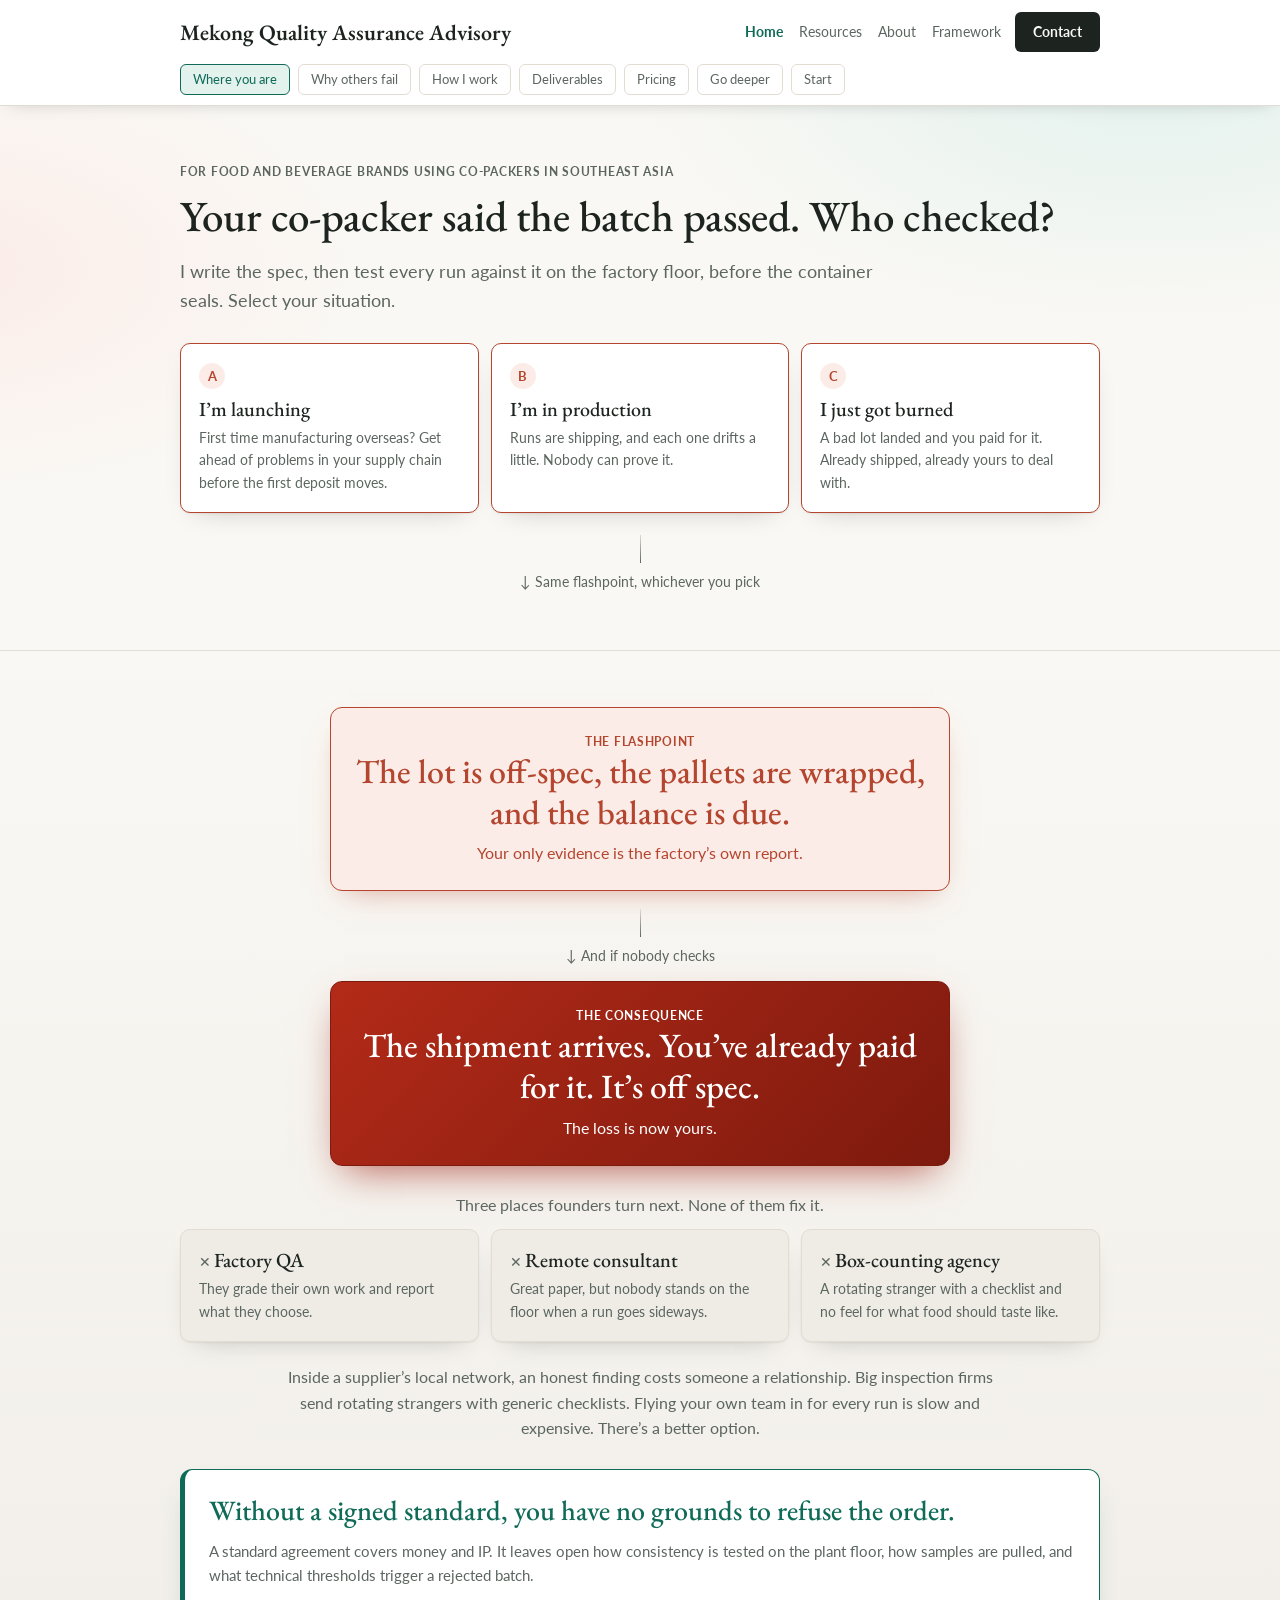
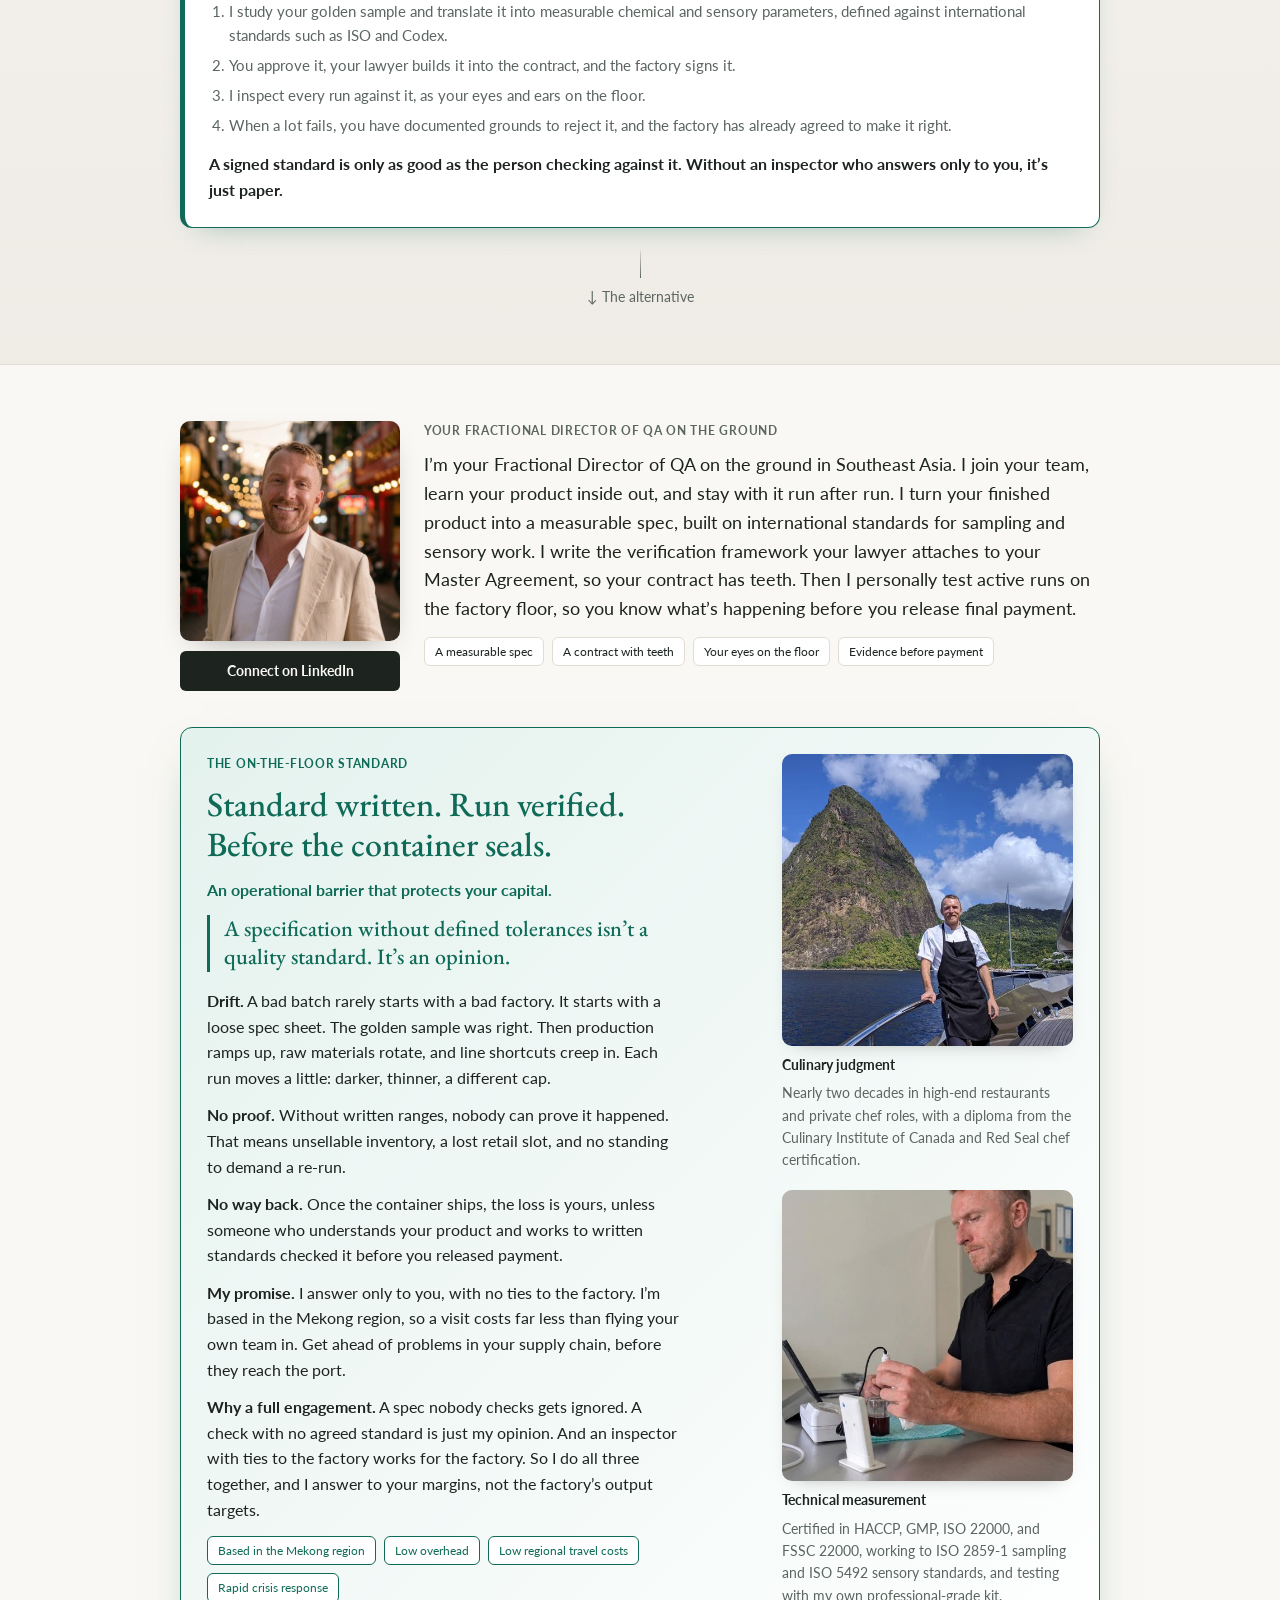
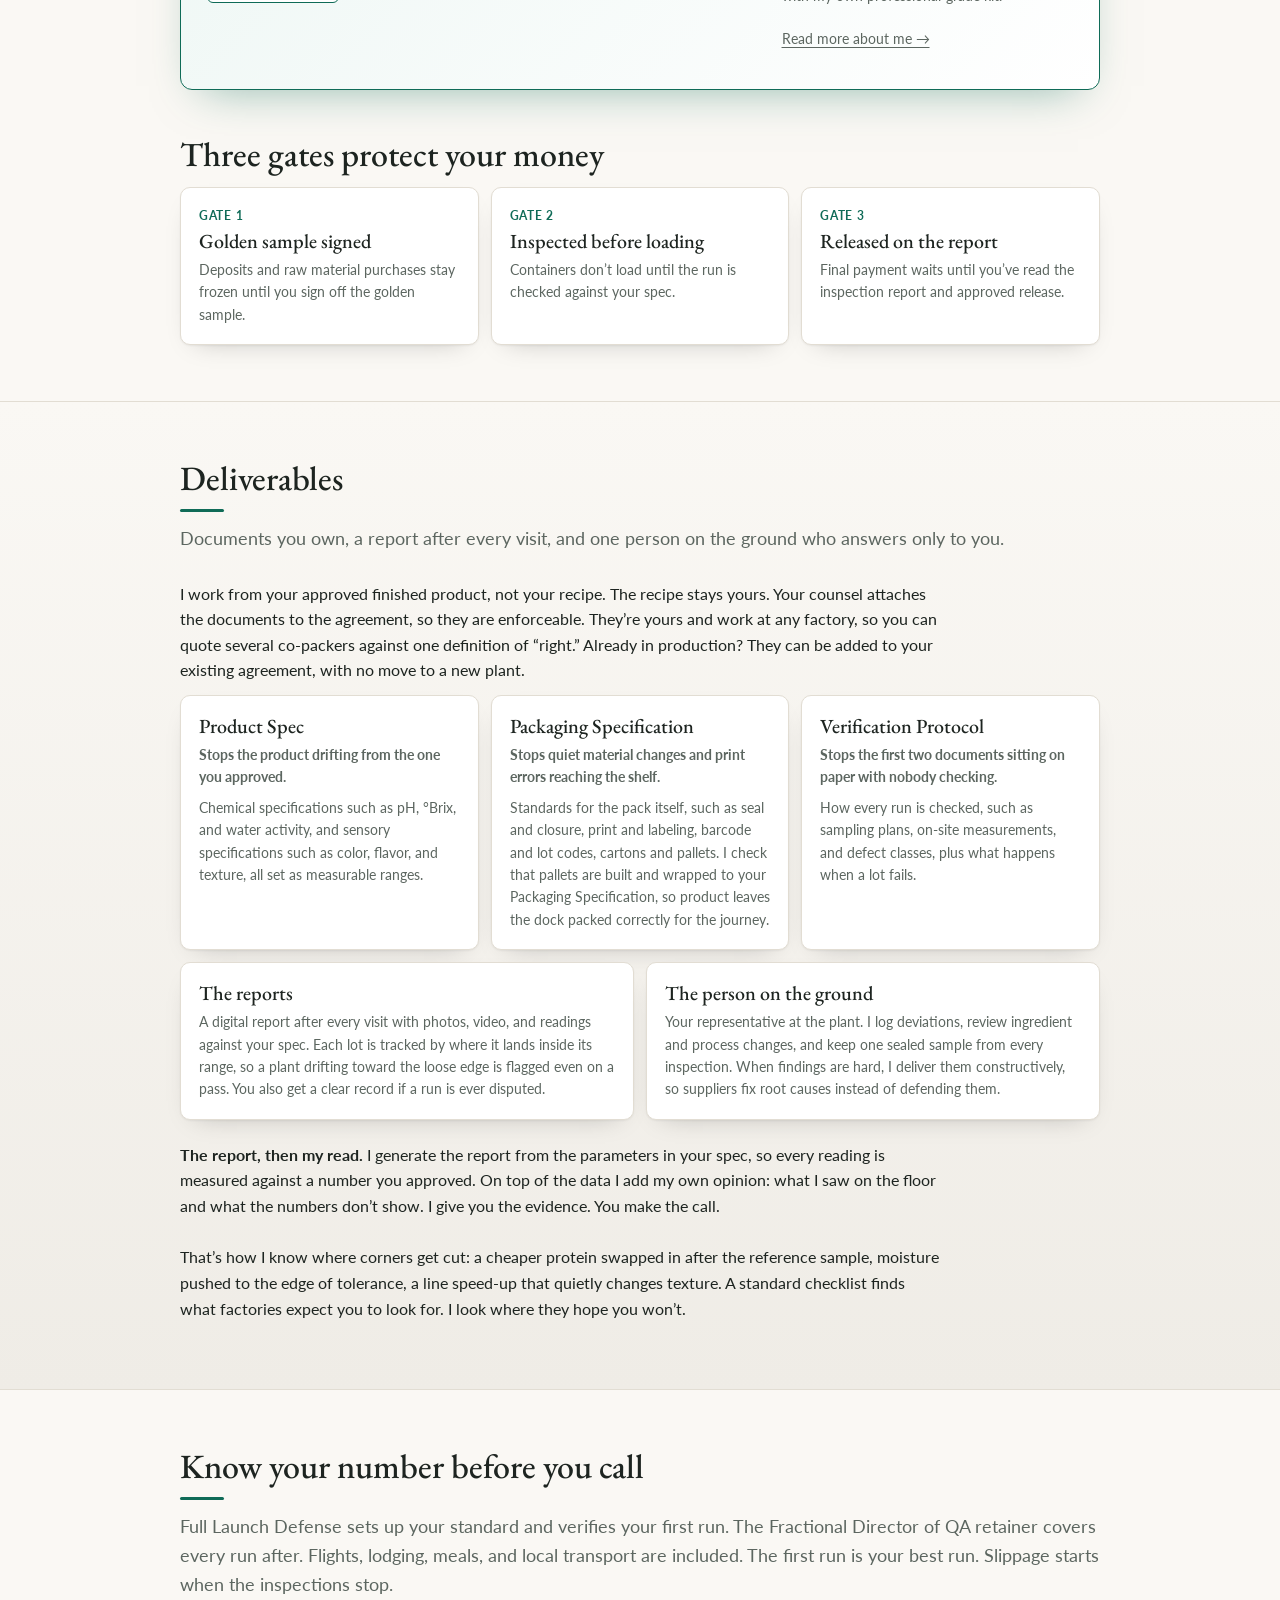
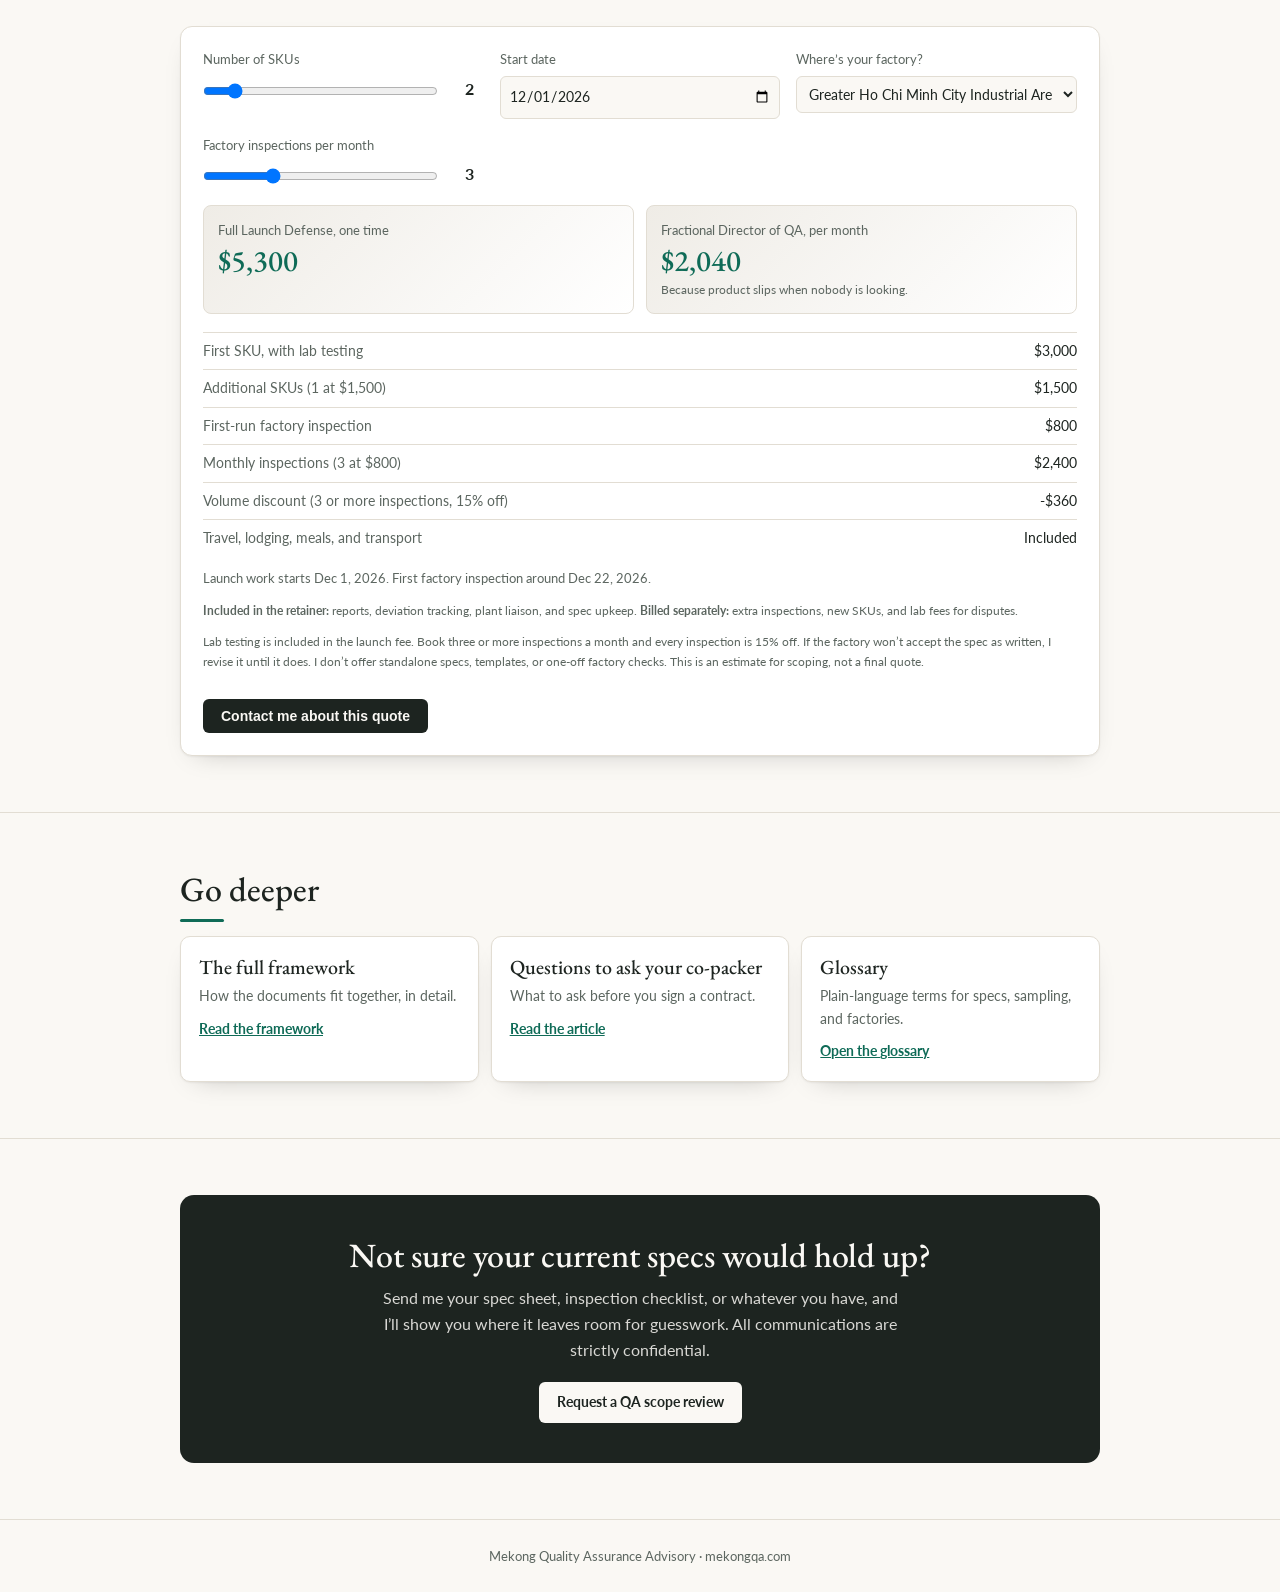
<file: index.html>
<!DOCTYPE html>
<html lang="en">
<head>
<meta charset="utf-8">
<meta name="viewport" content="width=device-width, initial-scale=1, viewport-fit=cover">
<title>Mekong Quality Assurance Advisory</title>
<link rel="preconnect" href="https://fonts.googleapis.com">
<link href="https://fonts.googleapis.com/css2?family=EB+Garamond:wght@400;500;600&family=Lato:wght@400;700&display=swap" rel="stylesheet">
<style>
:root{--bg:#faf8f4;--sf:#fff;--tx:#1d2420;--mu:#5c6660;--ln:#e2ddd3;--co:#b4452e;--cob:#fbece8;--te:#0f6b57;--teb:#e4f2ee;--gr:#efece6;color-scheme:light;box-sizing:border-box;padding-top:env(safe-area-inset-top,0px);padding-bottom:env(safe-area-inset-bottom,0px)}
@media (prefers-color-scheme:dark){:root:not([data-theme="light"]){--bg:#151a18;--sf:#1e2522;--tx:#ecefea;--mu:#a3aca6;--ln:#2f3833;--co:#f08a73;--cob:#3a211c;--te:#5cc4a8;--teb:#16302a;--gr:#222a26;color-scheme:dark}}
:root[data-theme="dark"]{--bg:#151a18;--sf:#1e2522;--tx:#ecefea;--mu:#a3aca6;--ln:#2f3833;--co:#f08a73;--cob:#3a211c;--te:#5cc4a8;--teb:#16302a;--gr:#222a26;color-scheme:dark}
*,*::before,*::after{box-sizing:inherit}
html{scroll-behavior:smooth;scroll-padding-top:calc(env(safe-area-inset-top,0px) + 100px)}
body{margin:0;background:var(--bg);color:var(--tx);font:16px/1.6 Lato,system-ui,sans-serif}
body::before{content:"";position:fixed;inset:0 0 auto;height:env(safe-area-inset-top,0px);background:var(--sf);z-index:10}
h1,h2,h3{font-family:"EB Garamond",Georgia,serif;font-weight:500;line-height:1.2;margin:0}
p{margin:0 0 12px}
.w{max-width:960px;margin:0 auto;padding:0 20px}
header{position:sticky;top:env(safe-area-inset-top,0px);z-index:11;background:var(--sf);border-bottom:1px solid var(--ln)}
.top{display:flex;justify-content:space-between;align-items:center;padding:12px 0}
.brand{font:600 22px "EB Garamond",Georgia,serif}
.top nav{display:flex;gap:16px;align-items:center}
.top a{color:var(--mu);text-decoration:none;font-size:14px}
.btn{display:inline-block;background:var(--tx);color:var(--bg)!important;padding:9px 18px;border-radius:6px;font-weight:700;font-size:14px;text-decoration:none}
.jump{display:flex;gap:8px;overflow-x:auto;padding:0 0 10px}
.jump a{white-space:nowrap;font-size:13px;padding:4px 12px;border:1px solid var(--ln);border-radius:6px;color:var(--mu);text-decoration:none}
.jump a.on{background:var(--teb);color:var(--te);border-color:var(--te)}
section{padding:56px 0;border-top:1px solid var(--ln)}
section:first-of-type{border-top:0}
.kick{font-size:12px;font-weight:700;letter-spacing:.06em;text-transform:uppercase;color:var(--mu);margin-bottom:10px}
h1{font-size:clamp(27px,5.4vw,43px)}
h2{font-size:clamp(25px,4.5vw,34px);margin-bottom:12px}
.lede{font-size:18px;color:var(--mu);max-width:none;margin:14px 0 28px}#where .lede{max-width:700px}
.grid{display:grid;gap:12px;grid-template-columns:repeat(auto-fit,minmax(230px,1fr))}
.card{background:var(--sf);border:1px solid var(--ln);border-radius:10px;padding:18px}
.card h3{font-size:20px;margin-bottom:6px}
.card p{font-size:14px;color:var(--mu);margin:0}
a.entry{text-decoration:none;color:inherit;display:block;border-color:var(--co)}
a.entry b{display:inline-flex;width:26px;height:26px;border-radius:50%;background:var(--cob);color:var(--co);align-items:center;justify-content:center;font-size:13px;margin-bottom:8px}
.arrow{text-align:center;color:var(--mu);font-size:14px;margin:22px 0 0}
.flash{background:var(--cob);border:1px solid var(--co);border-radius:12px;padding:24px;text-align:center;max-width:620px;margin:0 auto 26px}
.flash h2{color:var(--co);margin-bottom:8px}.flash p{margin:0;color:var(--co)}
.dead{background:var(--gr)}.dead h3::before{content:"\2715  ";font-size:14px;color:var(--mu)}
.sol{background:var(--teb);border:1px solid var(--te);border-radius:12px;padding:26px}
.sol h2{color:var(--te)}
.two{display:grid;gap:28px;grid-template-columns:1fr}
@media(min-width:760px){.two{grid-template-columns:1.3fr 1fr}}
.ph{border:1px dashed var(--mu);border-radius:10px;background:var(--sf);min-height:130px;display:flex;align-items:center;justify-content:center;text-align:center;color:var(--mu);font-size:13px;padding:10px}
.cap{font-weight:700;font-size:14px;margin:6px 0 14px}
.chips{display:flex;flex-wrap:wrap;gap:8px;margin-top:14px}
.chips span{font-size:12px;padding:4px 10px;border:1px solid var(--te);border-radius:6px;color:var(--te);background:var(--sf)}
.steps{counter-reset:s;list-style:none;padding:0;margin:0;display:grid;gap:12px;grid-template-columns:repeat(auto-fit,minmax(260px,1fr))}
.steps li{counter-increment:s;background:var(--sf);border:1px solid var(--ln);border-radius:10px;padding:16px 16px 16px 52px;position:relative;font-size:14px;color:var(--mu)}
.steps li::before{content:counter(s);position:absolute;left:16px;top:14px;width:26px;height:26px;border-radius:50%;background:var(--teb);color:var(--te);font-weight:700;font-size:13px;display:flex;align-items:center;justify-content:center}
.steps b{display:block;color:var(--tx);font-size:15px}
.tag{font-size:12px;color:var(--te);font-weight:700;margin-top:8px!important}
.est{background:var(--sf);border:1px solid var(--ln);border-radius:12px;padding:22px}
.fields{display:grid;gap:16px;grid-template-columns:repeat(auto-fit,minmax(210px,1fr))}
.f label{display:block;font-size:13px;color:var(--mu);margin-bottom:6px}
.f select,.f input[type=date]{width:100%;padding:8px;border:1px solid var(--ln);border-radius:6px;background:var(--bg);color:var(--tx);font:inherit;font-size:14px}
.f input[type=range]{width:calc(100% - 46px);margin:0 8px 0 0;vertical-align:middle}
.f output{font-weight:700;display:inline-block;width:24px;text-align:right}
.tot{display:grid;gap:12px;grid-template-columns:repeat(auto-fit,minmax(170px,1fr));margin:18px 0}
.tot div{background:var(--gr);border-radius:8px;padding:14px}
.tot small{display:block;font-size:13px;color:var(--mu)}.tot strong{font:500 30px "EB Garamond",Georgia,serif}
.li{display:flex;justify-content:space-between;gap:12px;font-size:14px;padding:7px 0;border-top:1px solid var(--ln)}
.li span:first-child{color:var(--mu)}
#warn{color:var(--co);font-size:13px;min-height:20px;margin:10px 0 0}
.note{font-size:12px;color:var(--mu);margin-top:12px}
details{background:var(--sf);border:1px solid var(--ln);border-radius:10px;padding:14px 16px;margin-bottom:8px}
summary{cursor:pointer;font-weight:700;font-size:15px}
details p{margin:10px 0 0;font-size:14px;color:var(--mu)}
.cta{text-align:center;background:var(--tx);color:var(--bg);border-radius:14px;padding:40px 22px}
.cta h2{margin-bottom:10px}.cta p{max-width:520px;margin:0 auto 20px;opacity:.85}
.cta .btn{background:var(--bg);color:var(--tx)!important}
footer{padding:26px 0;border-top:1px solid var(--ln);font-size:13px;color:var(--mu);text-align:center}
.top{position:relative}.r{display:flex;gap:14px;align-items:center}.brand{line-height:1.15}.menu{display:none;background:none;border:1px solid var(--ln);border-radius:6px;padding:7px 11px;color:var(--tx);font:inherit;font-size:14px;cursor:pointer}@media(max-width:700px){.menu{display:block}.brand{font-size:17px;max-width:170px}.top nav{display:none;position:absolute;left:-20px;right:-20px;top:100%;background:var(--sf);border-bottom:1px solid var(--ln);flex-direction:column;align-items:flex-start;padding:14px 20px;gap:14px}.top nav.open{display:flex}}.flash2{background:#9b2314;border-color:#9b2314}.flash2 *{color:#fff!important}.quote{font:500 22px/1.3 "EB Garamond",Georgia,serif;border-left:3px solid var(--te);padding-left:14px;color:var(--te);margin-bottom:16px!important}.gate b{display:block;color:var(--te);font-size:12px;letter-spacing:.06em;text-transform:uppercase;margin-bottom:4px}.rep{background:var(--sf);border:1px solid var(--ln);border-radius:12px;padding:18px;max-width:540px;margin-top:22px}.rep .kick{margin-bottom:6px}.rep .ok{color:var(--te);font-weight:700}.rep .fl{color:var(--co);font-weight:700}.ground{background:var(--sf);border:1px solid var(--te);border-radius:12px;padding:24px;margin-top:28px}.ground h2{color:var(--te);font-size:clamp(22px,4vw,28px)}.ground ol{margin:0;padding-left:20px;color:var(--mu);font-size:15px}.ground li{margin-bottom:6px}.pitch{display:grid;gap:24px;grid-template-columns:1fr;margin-bottom:36px;align-items:start}@media(min-width:760px){.pitch{grid-template-columns:220px 1fr}}.pitch .chips span{border-color:var(--ln);color:var(--tx);background:var(--sf)}#qf{display:grid;gap:10px;margin-top:16px}#qf[hidden]{display:none}#qf label{font-size:13px;color:var(--mu)}#qf input,#qf textarea{padding:8px;border:1px solid var(--ln);border-radius:6px;background:var(--bg);color:var(--tx);font:inherit;font-size:14px}header{box-shadow:0 4px 18px -10px rgba(0,0,0,.3)}#where{background:radial-gradient(800px 380px at 90% -5%,var(--teb),transparent 65%),radial-gradient(640px 340px at -5% 30%,var(--cob),transparent 65%)}#fail,#get{background:linear-gradient(180deg,var(--bg),var(--gr))}.card,.est,details,.steps li{box-shadow:0 1px 2px rgba(0,0,0,.05),0 10px 26px -16px rgba(0,0,0,.28)}.flash{box-shadow:0 12px 30px -16px rgba(180,69,46,.55)}.flash2{background:linear-gradient(135deg,#b32a18,#7d1a0e);border-color:#7d1a0e;box-shadow:0 16px 38px -14px rgba(155,35,20,.75)}.sol{background:linear-gradient(135deg,var(--teb),var(--sf));box-shadow:0 18px 44px -22px rgba(15,107,87,.5)}.ground{border-left:5px solid var(--te);box-shadow:0 12px 30px -18px rgba(15,107,87,.45)}.ph{background:linear-gradient(135deg,var(--sf),var(--gr));box-shadow:0 8px 20px -14px rgba(0,0,0,.3)}.arrow::before{content:"";display:block;width:1px;height:28px;background:linear-gradient(var(--ln),var(--mu));margin:0 auto 8px}#pricing h2::after,#get h2::after,#more h2::after{content:"";display:block;width:44px;height:3px;border-radius:2px;background:var(--te);margin-top:10px}.steps li::before{background:var(--te);color:var(--bg)}.tot div{background:linear-gradient(135deg,var(--gr),var(--sf));border:1px solid var(--ln)}.tot strong{color:var(--te)}.btn{transition:transform .15s,box-shadow .15s}.btn:hover{transform:translateY(-1px);box-shadow:0 8px 18px -8px rgba(0,0,0,.45)}@media (prefers-reduced-motion:no-preference){.card,details{transition:transform .2s,box-shadow .2s}.card:hover{transform:translateY(-3px);box-shadow:0 2px 4px rgba(0,0,0,.06),0 18px 34px -16px rgba(0,0,0,.35)}}.cred{margin:0 0 14px;padding-left:18px;font-size:14px;color:var(--mu)}.more{font-size:14px;color:var(--mu);text-decoration:underline;text-underline-offset:3px}.cred1{font-size:14px;color:var(--mu);margin:0 0 14px}.top a.brand{font:600 22px/1.15 "EB Garamond",Georgia,serif;colo
r:var(--tx)}@media(max-width:700px){.top a.brand{font-size:17px}}.figs{max-width:80%;margin-left:auto}@media(max-width:759px){.figs{max-width:100%;margin-left:0}}.figs .cap{margin:8px 0 6px}.figs .cred1{margin:0 0 18px}.chips a{font-size:12px;padding:4px 10px;border:1px solid var(--te);border-radius:6px;color:var(--te);background:var(--sf);text-decoration:none}.chips a:hover{text-decoration:underline}</style>
</head>
<body>
<header><div class="w">
<div class="top"><a class="brand" href="index.html" style="color:var(--tx);text-decoration:none">Mekong Quality Assurance Advisory</a><div class="r"><nav id="nav"><a href="index.html" style="color:var(--te);font-weight:700">Home</a><a href="resources.html">Resources</a><a href="about.html">About</a><a href="framework.html">Framework</a></nav><a class="btn" href="contact.html">Contact</a><button class="menu" id="mb" aria-expanded="false" aria-label="Menu">Menu</button></div></div>
<div class="jump" id="jump"><a href="#where" class="on">Where you are</a><a href="#fail">Why others fail</a><a href="#how">How I work</a><a href="#get">Deliverables</a><a href="#pricing">Pricing</a><a href="#more">Go deeper</a><a href="#start">Start</a></div>
</div></header>

<main>
<section id="where"><div class="w">
<p class="kick">For food and beverage brands using co-packers in Southeast Asia</p>
<h1>Your co-packer said the batch passed. Who checked?</h1>
<p class="lede">I write the spec, then test every run against it on the factory floor, before the container seals. Select your situation.</p>
<div class="grid">
<a class="card entry" href="#fail"><b>A</b><h3>I’m launching</h3><p>First time manufacturing overseas? Get ahead of problems in your supply chain before the first deposit moves.</p></a>
<a class="card entry" href="#fail"><b>B</b><h3>I’m in production</h3><p>Runs are shipping, and each one drifts a little. Nobody can prove it.</p></a>
<a class="card entry" href="#fail"><b>C</b><h3>I just got burned</h3><p>A bad lot landed and you paid for it. Already shipped, already yours to deal with.</p></a>
</div>
<p class="arrow">&darr; Same flashpoint, whichever you pick</p>
</div></section>

<section id="fail"><div class="w">
<div class="flash"><p class="kick" style="color:var(--co)">The flashpoint</p><h2>The lot is off-spec, the pallets are wrapped, and the balance is due.</h2><p>Your only evidence is the factory’s own report.</p></div><p class="arrow" style="margin:-8px 0 14px">&darr; And if nobody checks</p><div class="flash flash2"><p class="kick">The consequence</p><h2>The shipment arrives. You’ve already paid for it. It’s off spec.</h2><p>The loss is now yours.</p></div>
<p style="text-align:center;color:var(--mu)">Three places founders turn next. None of them fix it.</p>
<div class="grid">
<div class="card dead"><h3>Factory QA</h3><p>They grade their own work and report what they choose.</p></div>
<div class="card dead"><h3>Remote consultant</h3><p>Great paper, but nobody stands on the floor when a run goes sideways.</p></div>
<div class="card dead"><h3>Box-counting agency</h3><p>A rotating stranger with a checklist and no feel for what food should taste like.</p></div>
</div>
<p style="max-width:720px;margin:22px auto 0;text-align:center;color:var(--mu)">Inside a supplier’s local network, an honest finding costs someone a relationship. Big inspection firms send rotating strangers with generic checklists. Flying your own team in for every run is slow and expensive. There’s a better option.</p><div class="ground"><h2>Without a signed standard, you have no grounds to refuse the order.</h2><p style="color:var(--mu);font-size:15px">A standard agreement covers money and IP. It leaves open how consistency is tested on the plant floor, how samples are pulled, and what technical thresholds trigger a rejected batch.</p><ol><li>I study your golden sample and translate it into measurable chemical and sensory parameters, defined against international standards such as ISO and Codex.</li><li>You approve it, your lawyer builds it into the contract, and the factory signs it.</li><li>I inspect every run against it, as your eyes and ears on the floor.</li><li>When a lot fails, you have documented grounds to reject it, and the factory has already agreed to make it right.</li></ol><p style="margin:14px 0 0;font-weight:700">A signed standard is only as good as the person checking against it. Without an inspector who answers only to you, it’s just paper.</p></div><p class="arrow">&darr; The alternative</p>
</div></section>

<section id="how"><div class="w">
<div class="pitch"><div><img src="jamie-portrait.jpg" alt="Jamie Gilhen" style="width:100%;height:auto;border-radius:10px;display:block;box-shadow:0 12px 30px -16px rgba(0,0,0,.4)"><a class="btn" href="https://www.linkedin.com/in/jamie-gilhen" target="_blank" rel="noopener noreferrer" style="display:block;text-align:center;margin-top:10px">Connect on LinkedIn</a></div><div><p class="kick">Your Fractional Director of QA on the ground</p><p style="font-size:18px">I’m your Fractional Director of QA on the ground in Southeast Asia. I join your team, learn your product inside out, and stay with it run after run. I turn your finished product into a measurable spec, built on international standards for sampling and sensory work. I write the verification framework your lawyer attaches to your Master Agreement, so your contract has teeth. Then I personally test active runs on the factory floor, so you know what’s happening before you release final payment.</p><div class="chips"><span>A measurable spec</span><span>A contract with teeth</span><span>Your eyes on the floor</span><span>Evidence before payment</span></div></div></div>
<div class="sol">
<div class="two"><div>
<p class="kick" style="color:var(--te)">The on-the-floor standard</p>
<h2>Standard written. Run verified. Before the container seals.</h2><p style="font-size:16px;font-weight:700;color:var(--te)">An operational barrier that protects your capital.</p>
<p class="quote">A specification without defined tolerances isn’t a quality standard. It’s an opinion.</p><p><b>Drift.</b> A bad batch rarely starts with a bad factory. It starts with a loose spec sheet. The golden sample was right. Then production ramps up, raw materials rotate, and line shortcuts creep in. Each run moves a little: darker, thinner, a different cap.</p><p><b>No proof.</b> Without written ranges, nobody can prove it happened. That means unsellable inventory, a lost retail slot, and no standing to demand a re-run.</p><p><b>No way back.</b> Once the container ships, the loss is yours, unless someone who understands your product and works to written standards checked it before you released payment.</p>
<p><b>My promise.</b> I answer only to you, with no ties to the factory. I’m based in the Mekong region, so a visit costs far less than flying your own team in. Get ahead of problems in your supply chain, before they reach the port.</p>
<p><b>Why a full engagement.</b> A spec nobody checks gets ignored. A check with no agreed standard is just my opinion. And an inspector with ties to the factory works for the factory. So I do all three together, and I answer to your margins, not the factory’s output targets.</p>
<div class="chips"><span>Based in the Mekong region</span><span>Low overhead</span><span>Low regional travel costs</span><a href="contact.html#emergency">Rapid crisis response</a></div>
</div><div class="figs"><img src="jamie-yacht.jpg" alt="Jamie on yacht" style="width:100%;aspect-ratio:1/1;object-fit:cover;border-radius:10px;display:block;box-shadow:0 8px 20px -14px rgba(0,0,0,.4)"><p class="cap">Culinary judgment</p><p class="cred1">Nearly two decades in high-end restaurants and private chef roles, with a diploma from the Culinary Institute of Canada and Red Seal chef certification.</p><img src="1794025322102.jpg" alt="QA verification process" style="width:100%;aspect-ratio:1/1;object-fit:cover;border-radius:10px;display:block;box-shadow:0 8px 20px -14px rgba(0,0,0,.4)"><p class="cap">Technical measurement</p><p class="cred1">Certified in HACCP, GMP, ISO 22000, and FSSC 22000, working to ISO 2859-1 sampling and ISO 5492 sensory standards, and testing with my own professional-grade kit.</p><p><a class="more" href="about.html" target="_blank" rel="noopener">Read more about me &rarr;</a></p>
</div></div></div>

<h2 style="margin:44px 0 12px">Three gates protect your money</h2><div class="grid"><div class="card gate"><b>Gate 1</b><h3>Golden sample signed</h3><p>Deposits and raw material purchases stay frozen until you sign off the golden sample.</p></div><div class="card gate"><b>Gate 2</b><h3>Inspected before loading</h3><p>Containers don’t load until the run is checked against your spec.</p></div><div class="card gate"><b>Gate 3</b><h3>Released on the report</h3><p>Final payment waits until you’ve read the inspection report and approved release.</p></div></div></div></section>

<section id="get"><div class="w"><h2>Deliverables</h2><p class="lede" style="margin-top:0">Documents you own, a report after every visit, and one person on the ground who answers only to you.</p><p style="max-width:760px">I work from your approved finished product, not your recipe. The recipe stays yours. Your counsel attaches the documents to the agreement, so they are enforceable. They’re yours and work at any factory, so you can quote several co-packers against one definition of “right.” Already in production? They can be added to your existing agreement, with no move to a new plant.</p><div class="grid" style="margin-bottom:12px">
<div class="card"><h3>Product Spec</h3><p class="tag" style="margin:0 0 8px!important">Stops the product drifting from the one you approved.</p><p>Chemical specifications such as pH, °Brix, and water activity, and sensory specifications such as color, flavor, and texture, all set as measurable ranges.</p></div>
<div class="card"><h3>Packaging Specification</h3><p class="tag" style="margin:0 0 8px!important">Stops quiet material changes and print errors reaching the shelf.</p><p>Standards for the pack itself, such as seal and closure, print and labeling, barcode and lot codes, cartons and pallets. I check that pallets are built and wrapped to your Packaging Specification, so product leaves the dock packed correctly for the journey.</p></div>
<div class="card"><h3>Verification Protocol</h3><p class="tag" style="margin:0 0 8px!important">Stops the first two documents sitting on paper with nobody checking.</p><p>How every run is checked, such as sampling plans, on-site measurements, and defect classes, plus what happens when a lot fails.</p></div>
</div><div class="grid"><div class="card"><h3>The reports</h3><p>A digital report after every visit with photos, video, and readings against your spec. Each lot is tracked by where it lands inside its range, so a plant drifting toward the loose edge is flagged even on a pass. You also get a clear record if a run is ever disputed.</p></div><div class="card"><h3>The person on the ground</h3><p>Your representative at the plant. I log deviations, review ingredient and process changes, and keep one sealed sample from every inspection. When findings are hard, I deliver them constructively, so suppliers fix root causes instead of defending them.</p></div></div><p style="margin-top:22px;max-width:760px"><b>The report, then my read.</b> I generate the report from the parameters in your spec, so every reading is measured against a number you approved. On top of the data I add my own opinion: what I saw on the floor and what the numbers don’t show. I give you the evidence. You make the call.</p><p style="margin-top:26px;max-width:760px">That’s how I know where corners get cut: a cheaper protein swapped in after the reference sample, moisture pushed to the edge of tolerance, a line speed-up that quietly changes texture. A standard checklist finds what factories expect you to look for. I look where they hope you won’t.</p></div></section>
<section id="pricing"><div class="w">
<h2>Know your number before you call</h2>
<p class="lede" style="margin-top:0">Full Launch Defense sets up your standard and verifies your first run. The Fractional Director of QA retainer covers every run after. Flights, lodging, meals, and local transport are included. The first run is your best run. Slippage starts when the inspections stop.</p>
<div class="est">
<div class="fields">
<div class="f"><label for="sku">Number of SKUs</label><input type="range" id="sku" min="1" max="10" value="2"> <output id="sku-o">2</output></div>
<div class="f"><label for="startdate">Start date</label><input type="date" id="startdate" value="2026-12-01"></div>
<div class="f"><label for="region">Where’s your factory?</label><select id="region"></select></div>
<div class="f"><label for="days">Factory inspections per month</label><input type="range" id="days" min="1" max="8" value="3"> <output id="days-o">3</output></div>

</div>

<div class="tot"><div><small>Full Launch Defense, one time</small><strong id="t-launch"></strong></div><div><small>Fractional Director of QA, per month</small><strong id="t-month"></strong><em style="display:block;font-size:12px;color:var(--mu);font-style:normal">Because product slips when nobody is looking.</em></div></div>
<div id="lines"></div>
<p id="dates" class="note" style="font-size:13px"></p>
<p class="note"><b>Included in the retainer:</b> reports, deviation tracking, plant liaison, and spec upkeep. <b>Billed separately:</b> extra inspections, new SKUs, and lab fees for disputes.</p><p class="note">Lab testing is included in the launch fee. Book three or more inspections a month and every inspection is 15% off. If the factory won’t accept the spec as written, I revise it until it does. I don’t offer standalone specs, templates, or one-off factory checks. This is an estimate for scoping, not a final quote.</p><button class="btn" id="qb" type="button" style="border:0;cursor:pointer;margin-top:16px">Contact me about this quote</button><form id="qf" action="https://formspree.io/f/mjykezor" method="POST" hidden><label for="qe">Email</label><input type="email" id="qe" name="email" required><label for="qm">Message</label><textarea id="qm" name="message" rows="4" required></textarea><input type="hidden" name="skus" id="h-skus"><input type="hidden" name="region" id="h-region"><input type="hidden" name="inspections_per_month" id="h-days"><input type="hidden" name="start_date" id="h-start"><input type="hidden" name="launch_total" id="h-launch"><input type="hidden" name="monthly_total" id="h-month"><button class="btn" type="submit" style="border:0;cursor:pointer">Send</button></form>
</div>
</div></section>

<section id="more"><div class="w">
<h2>Go deeper</h2><div class="grid" style="margin-top:14px"><div class="card"><h3>The full framework</h3><p>How the documents fit together, in detail.</p><p style="margin-top:10px"><a href="framework.html" style="color:var(--te);font-weight:700">Read the framework</a></p></div><div class="card"><h3>Questions to ask your co-packer</h3><p>What to ask before you sign a contract.</p><p style="margin-top:10px"><a href="questions.html" style="color:var(--te);font-weight:700">Read the article</a></p></div><div class="card"><h3>Glossary</h3><p>Plain-language terms for specs, sampling, and factories.</p><p style="margin-top:10px"><a href="glossary.html" style="color:var(--te);font-weight:700">Open the glossary</a></p></div></div></div></section>

<section id="start"><div class="w"><div class="cta">
<h2>Not sure your current specs would hold up?</h2>
<p>Send me your spec sheet, inspection checklist, or whatever you have, and I’ll show you where it leaves room for guesswork. All communications are strictly confidential.</p>
<a class="btn" href="contact.html">Request a QA scope review</a>
</div></div></section>
</main>
<footer><div class="w">Mekong Quality Assurance Advisory &middot; mekongqa.com</div></footer>

<script>
var T={1:800,2:2000,3:2400};
var G=[["Vietnam",[["Greater Ho Chi Minh City Industrial Area (Long An, Binh Duong, Dong Nai, Tien Giang, Ben Tre, Vung Tau)",1],["Deeper Mekong Delta (Can Tho, Dong Thap, Hau Giang, Kien Giang)",2],["Central Vietnam and coast (Da Nang, Quang Nam, Quang Ngai, Hue, Khanh Hoa, Binh Thuan)",2],["Central Highlands (Dak Lak, Lam Dong, Gia Lai)",2],["Northern Vietnam (Hanoi, Bac Ninh, Bac Giang, Hai Phong, Hung Yen, Vinh Phuc, Quang Ninh)",3]]],["Thailand",[["Greater Bangkok and central plains",2],["Western food processing belt (Samut Sakhon, Nakhon Pathom, Ratchaburi)",2],["Eastern Seaboard (Chonburi, Rayong)",2],["Isan (Nakhon Ratchasima, Khon Kaen)",3],["Northern Thailand (Chiang Mai, Lamphun)",3]]],["Cambodia",[["Phnom Penh metro and Kandal",2],["Battambang and northwest",3],["Sihanoukville and Koh Kong",3],["Kampot and coastal zone",3]]],["Laos",[["Vientiane plain",3],["Champasak and Pakse",3],["Savannakhet",3]]],["Other",[["Elsewhere in Southeast Asia",3]]]];
var FIRST=3000,EXTRA=1500,DISC=0.15,TIER={};
function $(i){return document.getElementById(i)}
var sel=$('region');
G.forEach(function(g,gi){var og=document.createElement('optgroup');og.label=g[0];g[1].forEach(function(r,ri){var k=gi+'-'+ri;TIER[k]=r[1];var o=document.createElement('option');o.value=k;o.textContent=r[0];og.appendChild(o)});sel.appendChild(og)});
function m(n){return '$'+Math.round(n).toLocaleString('en-US')}
function li(a,b){return '<div class="li"><span>'+a+'</span><span>'+b+'</span></div>'}
function calc(){
var sku=+$('sku').value,days=+$('days').value,rate=T[TIER[sel.value]];
$('sku-o').textContent=sku;$('days-o').textContent=days;
var extra=(sku-1)*EXTRA,launch=FIRST+extra+rate,gross=days*rate,disc=days>=3?gross*DISC:0,month=gross-disc;
$('t-launch').textContent=m(launch);$('t-month').textContent=m(month);
var h=li('First SKU, with lab testing',m(FIRST));
if(sku>1)h+=li('Additional SKUs ('+(sku-1)+' at '+m(EXTRA)+')',m(extra));
h+=li('First-run factory inspection',m(rate));
if(days>0)h+=li('Monthly inspections ('+days+' at '+m(rate)+')',m(gross));
if(disc>0)h+=li('Volume discount (3 or more inspections, 15% off)','-'+m(disc));
h+=li('Travel, lodging, meals, and transport','Included');
$('lines').innerHTML=h;$('h-skus').value=sku;$('h-region').value=sel.options[sel.selectedIndex].text;$('h-days').value=days;$('h-start').value=$('startdate').value;$('h-launch').value=m(launch);$('h-month').value=m(month);

var d=$('startdate').value;
if(d){var s=new Date(d+'T00:00:00'),f=new Date(s.getTime()+21*864e5),o={month:'short',day:'numeric',year:'numeric'};$('dates').textContent='Launch work starts '+s.toLocaleDateString('en-US',o)+'. First factory inspection around '+f.toLocaleDateString('en-US',o)+'.'}else{$('dates').textContent='Pick a start date to see the timeline.'}
}
['sku','startdate','region','days'].forEach(function(i){$(i).addEventListener('input',calc)});
calc();
$('qb').addEventListener('click',function(){var f=$('qf');f.hidden=!f.hidden});
$('mb').addEventListener('click',function(){var o=$('nav').classList.toggle('open');this.setAttribute('aria-expanded',o)});
try{var links=document.querySelectorAll('#jump a'),secs=['where','fail','how','get','pricing','more','start'].map($);
var io=new IntersectionObserver(function(es){es.forEach(function(e){if(e.isIntersecting){links.forEach(function(a){a.classList.toggle('on',a.getAttribute('href')==='#'+e.target.id)})}})},{rootMargin:'-30% 0px -60% 0px'});
secs.forEach(function(s){io.observe(s)})}catch(e){}
</script>
</body>
</html>
</file>
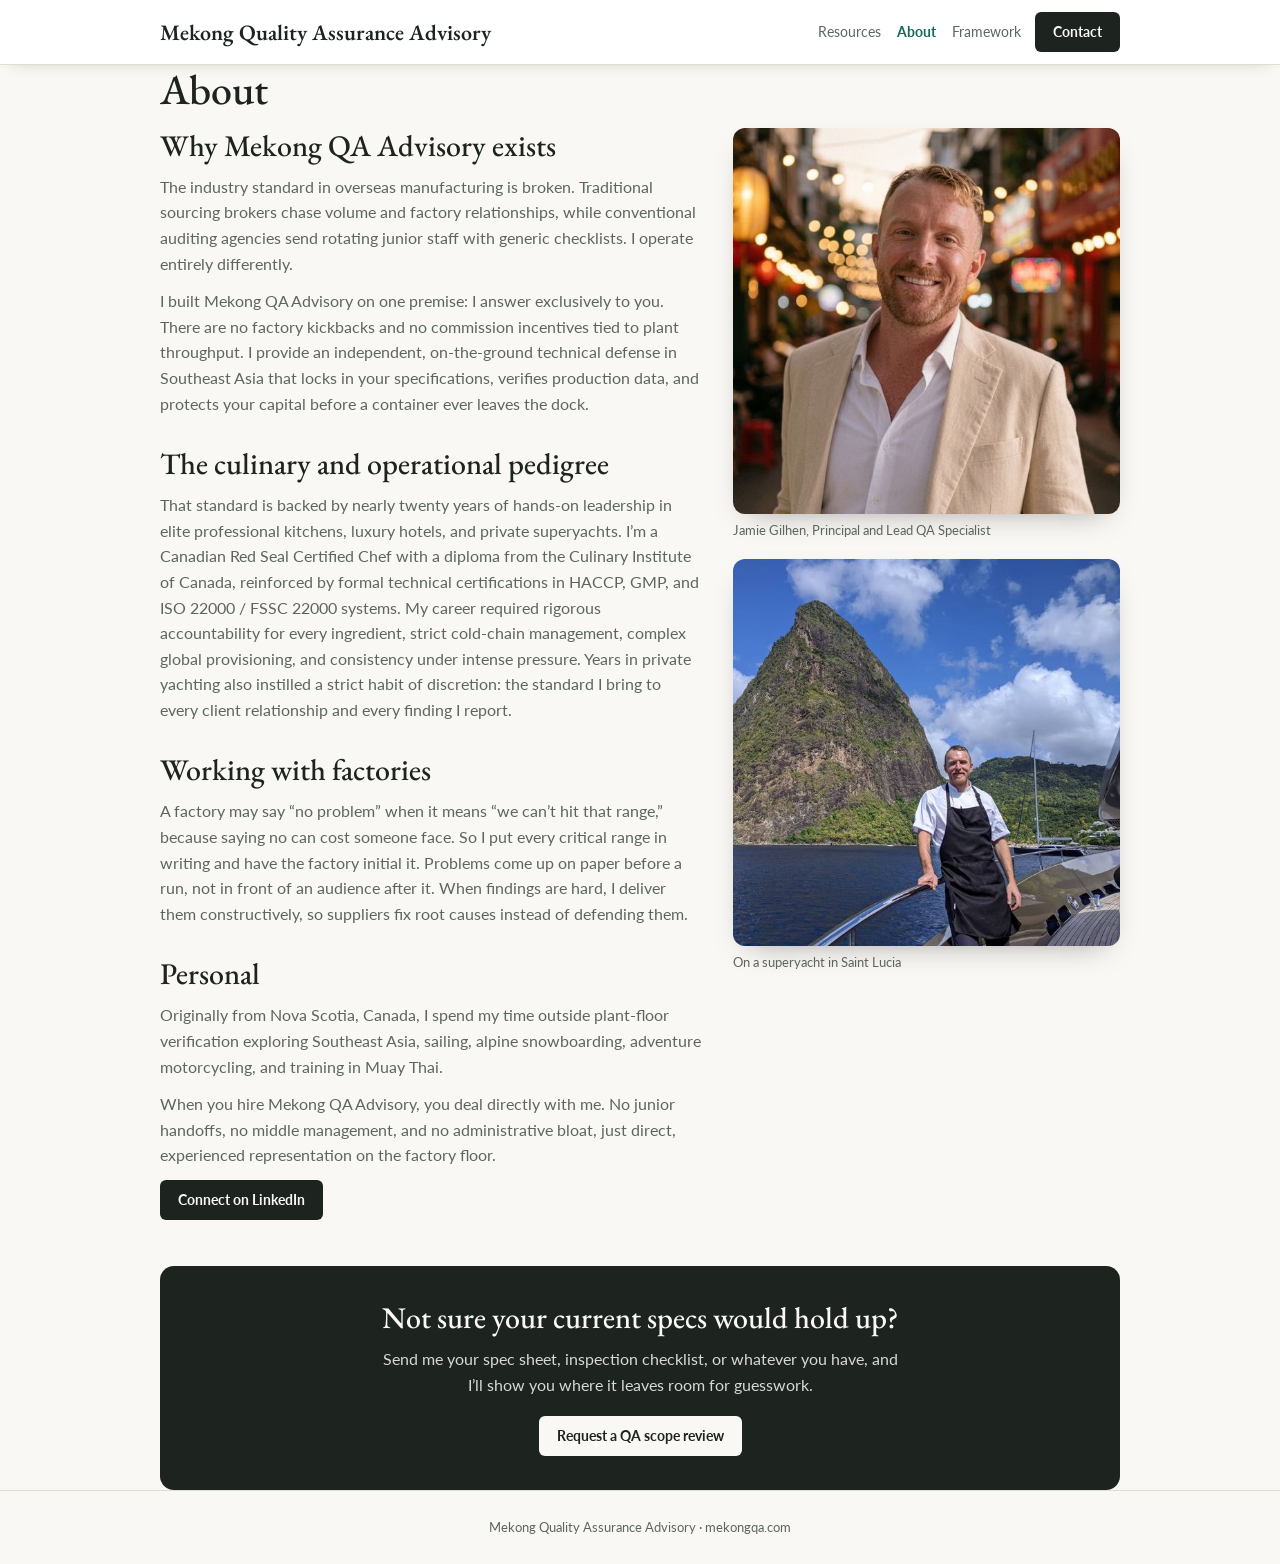
<file: about-1.html>
<!DOCTYPE html>
<html lang="en">
<head>
<meta charset="utf-8">
<meta name="viewport" content="width=device-width, initial-scale=1, viewport-fit=cover">
<title>About | Mekong Quality Assurance Advisory</title>
<meta name="description" content="About Jamie Gilhen, Red Seal chef and QA specialist verifying food and beverage production on factory floors across Southeast Asia.">
<link rel="preconnect" href="https://fonts.googleapis.com">
<link href="https://fonts.googleapis.com/css2?family=EB+Garamond:wght@400;500;600&family=Lato:wght@400;700&display=swap" rel="stylesheet">
<style>
:root{--bg:#faf8f4;--sf:#fff;--tx:#1d2420;--mu:#5c6660;--ln:#e2ddd3;--te:#0f6b57;--teb:#e4f2ee;--gr:#efece6;color-scheme:light;box-sizing:border-box;padding-top:env(safe-area-inset-top,0px);padding-bottom:env(safe-area-inset-bottom,0px)}
@media (prefers-color-scheme:dark){:root:not([data-theme="light"]){--bg:#151a18;--sf:#1e2522;--tx:#ecefea;--mu:#a3aca6;--ln:#2f3833;--te:#5cc4a8;--teb:#16302a;--gr:#222a26;color-scheme:dark}}
:root[data-theme="dark"]{--bg:#151a18;--sf:#1e2522;--tx:#ecefea;--mu:#a3aca6;--ln:#2f3833;--te:#5cc4a8;--teb:#16302a;--gr:#222a26;color-scheme:dark}
*,*::before,*::after{box-sizing:inherit}
html{scroll-behavior:smooth;scroll-padding-top:calc(env(safe-area-inset-top,0px) + 80px)}
body{margin:0;background:var(--bg);color:var(--tx);font:16px/1.6 Lato,system-ui,sans-serif}
body::before{content:"";position:fixed;inset:0 0 auto;height:env(safe-area-inset-top,0px);background:var(--sf);z-index:10}
h1,h2,h3{font-family:"EB Garamond",Georgia,serif;font-weight:500;line-height:1.2;margin:0}
p{margin:0 0 12px}a{color:var(--te)}
.w,.wrap{max-width:1000px;margin:0 auto;padding:0 20px}
header{position:sticky;top:env(safe-area-inset-top,0px);z-index:11;background:var(--sf);border-bottom:1px solid var(--ln);box-shadow:0 4px 18px -10px rgba(0,0,0,.3)}
.top{display:flex;justify-content:space-between;align-items:center;padding:12px 0;position:relative}
.brand{font:600 22px/1.15 "EB Garamond",Georgia,serif;color:var(--tx);text-decoration:none}
.r{display:flex;gap:14px;align-items:center}.r nav{display:flex;gap:16px;align-items:center}
.r nav a{color:var(--mu);text-decoration:none;font-size:14px}.r nav a[aria-current]{color:var(--te);font-weight:700}
.btn{display:inline-block;background:var(--tx);color:var(--bg)!important;padding:9px 18px;border-radius:6px;font-weight:700;font-size:14px;text-decoration:none}
.menu{display:none;background:none;border:1px solid var(--ln);border-radius:6px;padding:7px 11px;color:var(--tx);font:inherit;font-size:14px;cursor:pointer}
@media(max-width:700px){.menu{display:block}.brand{font-size:17px;max-width:170px}.r nav{display:none;position:absolute;left:-20px;right:-20px;top:100%;background:var(--sf);border-bottom:1px solid var(--ln);flex-direction:column;align-items:flex-start;padding:14px 20px;gap:14px}.r nav.open{display:flex}}
main{padding:36px 0 56px}
h1,.page-title{font-size:clamp(28px,5.4vw,42px);margin:0 0 12px}
h2{font-size:clamp(23px,4vw,30px);margin:30px 0 10px}
.lede,.confidential{font-size:18px;color:var(--mu);max-width:700px;margin:0 0 24px}
.card{background:var(--sf);border:1px solid var(--ln);border-radius:10px;padding:18px;box-shadow:0 1px 2px rgba(0,0,0,.05),0 10px 26px -16px rgba(0,0,0,.28)}
.grid{display:grid;gap:14px;grid-template-columns:repeat(auto-fit,minmax(260px,1fr))}
.card h3{font-size:22px;margin-bottom:6px}.card p{font-size:15px;color:var(--mu)}
.kick{font-size:12px;font-weight:700;letter-spacing:.06em;text-transform:uppercase;color:var(--te);margin-bottom:6px}
.about{display:grid;gap:32px;grid-template-columns:1fr}@media(min-width:800px){.about{grid-template-columns:1.4fr 1fr}}
.about figure{margin:0 0 18px}.about img{width:100%;height:auto;border-radius:12px;display:block;box-shadow:0 12px 30px -16px rgba(0,0,0,.4)}
.about figcaption{font-size:13px;color:var(--mu);margin-top:6px}
.prose{max-width:720px}.prose p{color:var(--mu);font-size:16px}
ol.q{padding-left:22px;max-width:720px}ol.q li{margin-bottom:14px}ol.q b{display:block}ol.q span{color:var(--mu);font-size:15px}
.cta{text-align:center;background:var(--tx);color:var(--bg);border-radius:14px;padding:34px 22px;margin-top:34px}
.cta h2{margin:0 0 10px}.cta p{max-width:520px;margin:0 auto 18px;opacity:.85}.cta .btn{background:var(--bg);color:var(--tx)!important}
.glossary-toc{background:var(--sf);border:1px solid var(--ln);border-radius:10px;padding:16px 18px;margin-bottom:24px}
.glossary-toc h2{font-size:18px;margin:0 0 8px}.glossary-toc ul{list-style:none;margin:0;padding:0;display:flex;flex-wrap:wrap;gap:8px}
.glossary-toc a{font-size:13px;padding:4px 12px;border:1px solid var(--ln);border-radius:6px;text-decoration:none;color:var(--mu)}
.glossary-section{padding-top:22px}.glossary-section>h2{border-bottom:1px solid var(--ln);padding-bottom:6px}
.glossary-entry{background:var(--sf);border:1px solid var(--ln);border-radius:10px;padding:14px 16px;margin:10px 0}
.glossary-entry h3{font-size:19px}.glossary-entry p{font-size:15px;margin:6px 0 0;color:var(--mu)}.see-also{font-size:13px!important}
footer{padding:26px 0;border-top:1px solid var(--ln);font-size:13px;color:var(--mu);text-align:center}
</style>
</head>
<body>
<header><div class="w"><div class="top"><a class="brand" href="index.html">Mekong Quality Assurance Advisory</a><div class="r"><nav id="nav"><a href="resources.html">Resources</a><a href="about.html" aria-current="page">About</a><a href="framework.html">Framework</a></nav><a class="btn" href="contact.html">Contact</a><button class="menu" id="mb" aria-expanded="false" aria-label="Menu">Menu</button></div></div></div></header>
<main class="wrap">
<h1>About</h1>
<div class="about"><div class="prose">
<h2 style="margin-top:0">Why Mekong QA Advisory exists</h2>
<p>The industry standard in overseas manufacturing is broken. Traditional sourcing brokers chase volume and factory relationships, while conventional auditing agencies send rotating junior staff with generic checklists. I operate entirely differently.</p>
<p>I built Mekong QA Advisory on one premise: I answer exclusively to you. There are no factory kickbacks and no commission incentives tied to plant throughput. I provide an independent, on-the-ground technical defense in Southeast Asia that locks in your specifications, verifies production data, and protects your capital before a container ever leaves the dock.</p>
<h2>The culinary and operational pedigree</h2>
<p>That standard is backed by nearly twenty years of hands-on leadership in elite professional kitchens, luxury hotels, and private superyachts. I’m a Canadian Red Seal Certified Chef with a diploma from the Culinary Institute of Canada, reinforced by formal technical certifications in HACCP, GMP, and ISO 22000 / FSSC 22000 systems. My career required rigorous accountability for every ingredient, strict cold-chain management, complex global provisioning, and consistency under intense pressure. Years in private yachting also instilled a strict habit of discretion: the standard I bring to every client relationship and every finding I report.</p>
<h2>Working with factories</h2>
<p>A factory may say “no problem” when it means “we can’t hit that range,” because saying no can cost someone face. So I put every critical range in writing and have the factory initial it. Problems come up on paper before a run, not in front of an audience after it. When findings are hard, I deliver them constructively, so suppliers fix root causes instead of defending them.</p>
<h2>Personal</h2>
<p>Originally from Nova Scotia, Canada, I spend my time outside plant-floor verification exploring Southeast Asia, sailing, alpine snowboarding, adventure motorcycling, and training in Muay Thai.</p>
<p>When you hire Mekong QA Advisory, you deal directly with me. No junior handoffs, no middle management, and no administrative bloat, just direct, experienced representation on the factory floor.</p>
<p><a class="btn" href="https://www.linkedin.com/in/jamie-gilhen" target="_blank" rel="noopener noreferrer">Connect on LinkedIn</a></p>
</div><aside>
<figure><img src="[data-uri]" alt="Jamie Gilhen, principal and lead QA specialist, smiling on a street in Southeast Asia"><figcaption>Jamie Gilhen, Principal and Lead QA Specialist</figcaption></figure>
<figure><img src="[data-uri]" alt="Jamie in chef whites and an apron on a superyacht deck in front of a tall green peak in Saint Lucia"><figcaption>On a superyacht in Saint Lucia</figcaption></figure>
</aside></div><div class="cta"><h2>Not sure your current specs would hold up?</h2><p>Send me your spec sheet, inspection checklist, or whatever you have, and I’ll show you where it leaves room for guesswork.</p><a class="btn" href="contact.html">Request a QA scope review</a></div>
</main>
<footer><div class="w">Mekong Quality Assurance Advisory &middot; mekongqa.com</div></footer>
<script>document.getElementById('mb').addEventListener('click',function(){var o=document.getElementById('nav').classList.toggle('open');this.setAttribute('aria-expanded',o)});</script>
</body>
</html>
</file>
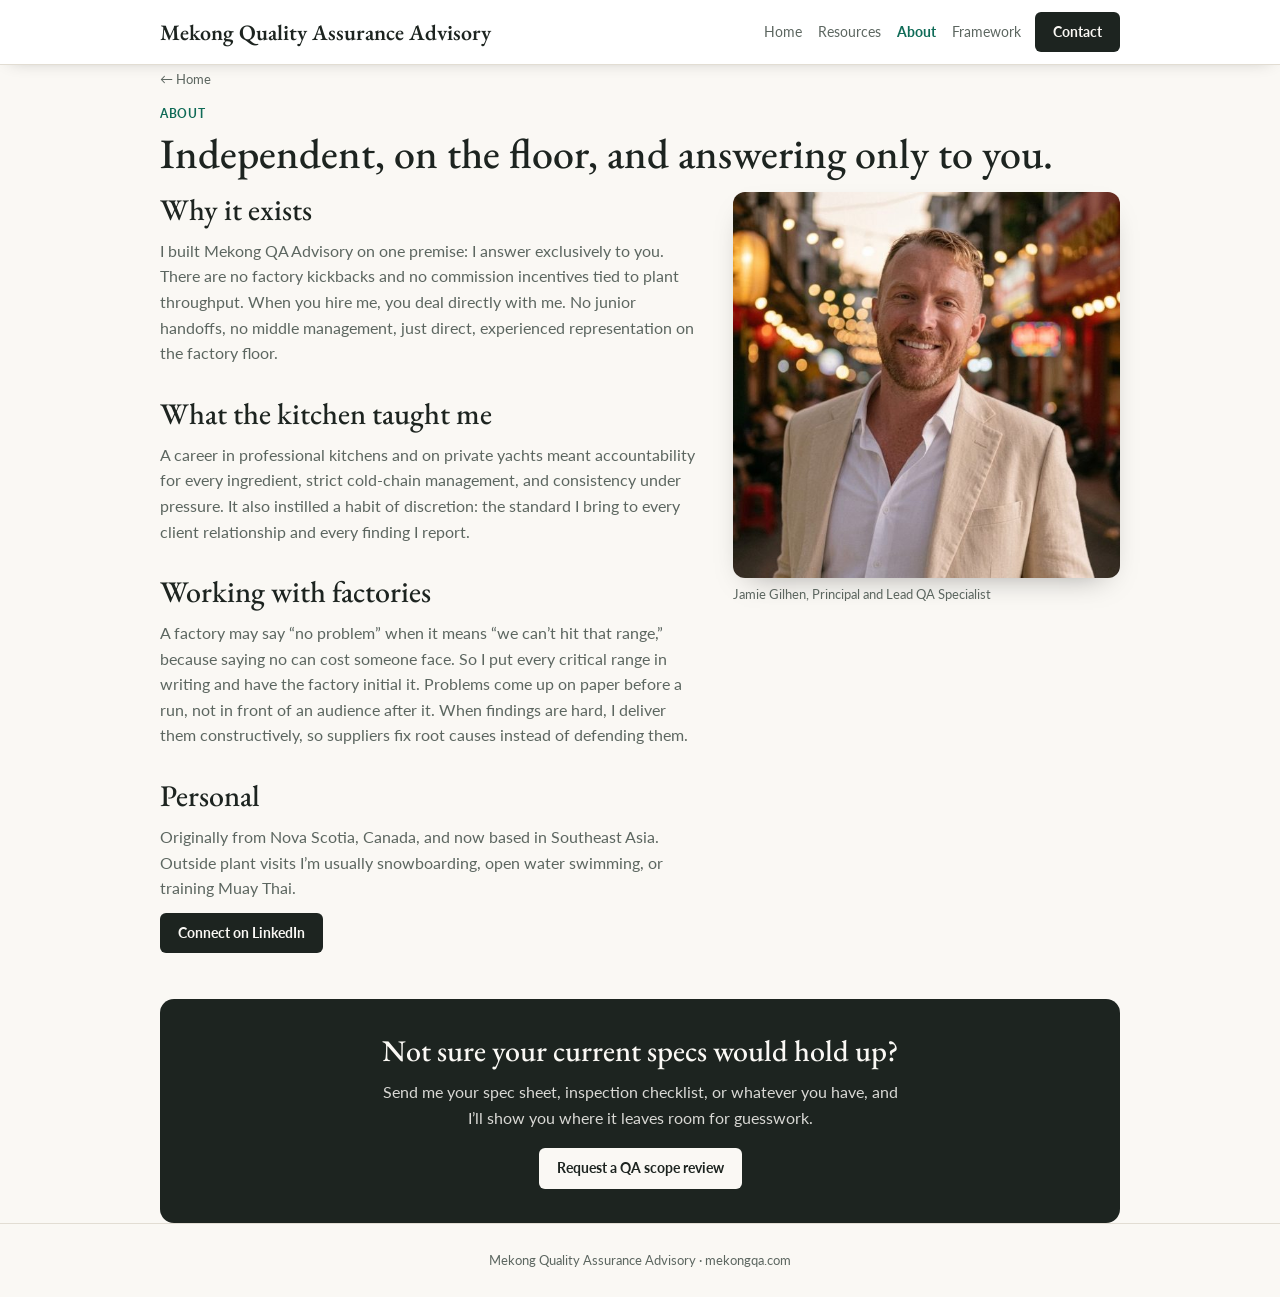
<file: about.html>
<!DOCTYPE html>
<html lang="en">
<head>
<meta charset="utf-8">
<meta name="viewport" content="width=device-width, initial-scale=1, viewport-fit=cover">
<title>About | Mekong Quality Assurance Advisory</title>
<meta name="description" content="About Jamie Gilhen, Red Seal chef and QA specialist verifying food and beverage production on factory floors across Southeast Asia.">
<link rel="preconnect" href="https://fonts.googleapis.com">
<link href="https://fonts.googleapis.com/css2?family=EB+Garamond:wght@400;500;600&family=Lato:wght@400;700&display=swap" rel="stylesheet">
<style>
:root{--bg:#faf8f4;--sf:#fff;--tx:#1d2420;--mu:#5c6660;--ln:#e2ddd3;--te:#0f6b57;--teb:#e4f2ee;--gr:#efece6;color-scheme:light;box-sizing:border-box;padding-top:env(safe-area-inset-top,0px);padding-bottom:env(safe-area-inset-bottom,0px)}
@media (prefers-color-scheme:dark){:root:not([data-theme="light"]){--bg:#151a18;--sf:#1e2522;--tx:#ecefea;--mu:#a3aca6;--ln:#2f3833;--te:#5cc4a8;--teb:#16302a;--gr:#222a26;color-scheme:dark}}
:root[data-theme="dark"]{--bg:#151a18;--sf:#1e2522;--tx:#ecefea;--mu:#a3aca6;--ln:#2f3833;--te:#5cc4a8;--teb:#16302a;--gr:#222a26;color-scheme:dark}
*,*::before,*::after{box-sizing:inherit}
html{scroll-behavior:smooth;scroll-padding-top:calc(env(safe-area-inset-top,0px) + 80px)}
body{margin:0;background:var(--bg);color:var(--tx);font:16px/1.6 Lato,system-ui,sans-serif}
body::before{content:"";position:fixed;inset:0 0 auto;height:env(safe-area-inset-top,0px);background:var(--sf);z-index:10}
h1,h2,h3{font-family:"EB Garamond",Georgia,serif;font-weight:500;line-height:1.2;margin:0}
p{margin:0 0 12px}a{color:var(--te)}
.w,.wrap{max-width:1000px;margin:0 auto;padding:0 20px}
header{position:sticky;top:env(safe-area-inset-top,0px);z-index:11;background:var(--sf);border-bottom:1px solid var(--ln);box-shadow:0 4px 18px -10px rgba(0,0,0,.3)}
.top{display:flex;justify-content:space-between;align-items:center;padding:12px 0;position:relative}
.brand{font:600 22px/1.15 "EB Garamond",Georgia,serif;color:var(--tx);text-decoration:none}
.r{display:flex;gap:14px;align-items:center}.r nav{display:flex;gap:16px;align-items:center}
.r nav a{color:var(--mu);text-decoration:none;font-size:14px}.r nav a[aria-current]{color:var(--te);font-weight:700}
.btn{display:inline-block;background:var(--tx);color:var(--bg)!important;padding:9px 18px;border-radius:6px;font-weight:700;font-size:14px;text-decoration:none}
.menu{display:none;background:none;border:1px solid var(--ln);border-radius:6px;padding:7px 11px;color:var(--tx);font:inherit;font-size:14px;cursor:pointer}
@media(max-width:700px){.menu{display:block}.brand{font-size:17px;max-width:170px}.r nav{display:none;position:absolute;left:-20px;right:-20px;top:100%;background:var(--sf);border-bottom:1px solid var(--ln);flex-direction:column;align-items:flex-start;padding:14px 20px;gap:14px}.r nav.open{display:flex}}
main{padding:60px 0 56px}.back{display:inline-block;font-size:13px;color:var(--mu);text-decoration:none;margin-bottom:14px}@media(max-width:700px){main{padding-top:40px}}
h1,.page-title{font-size:clamp(28px,5.4vw,42px);margin:0 0 12px}
h2{font-size:clamp(23px,4vw,30px);margin:30px 0 10px}
.lede,.confidential{font-size:18px;color:var(--mu);max-width:700px;margin:0 0 24px}
.card{background:var(--sf);border:1px solid var(--ln);border-radius:10px;padding:18px;box-shadow:0 1px 2px rgba(0,0,0,.05),0 10px 26px -16px rgba(0,0,0,.28)}
.grid{display:grid;gap:14px;grid-template-columns:repeat(auto-fit,minmax(260px,1fr))}
.card h3{font-size:22px;margin-bottom:6px}.card p{font-size:15px;color:var(--mu)}
.kick{font-size:12px;font-weight:700;letter-spacing:.06em;text-transform:uppercase;color:var(--te);margin-bottom:6px}
.about{display:grid;gap:32px;grid-template-columns:1fr}@media(min-width:800px){.about{grid-template-columns:1.4fr 1fr}}
.about figure{margin:0 0 18px}.about img{width:100%;height:auto;border-radius:12px;display:block;box-shadow:0 12px 30px -16px rgba(0,0,0,.4)}
.about figcaption{font-size:13px;color:var(--mu);margin-top:6px}
.prose{max-width:720px}.prose p{color:var(--mu);font-size:16px}
ol.q{padding-left:22px;max-width:720px}ol.q li{margin-bottom:14px}ol.q b{display:block}ol.q span{color:var(--mu);font-size:15px}
.cta{text-align:center;background:var(--tx);color:var(--bg);border-radius:14px;padding:34px 22px;margin-top:34px}
.cta h2{margin:0 0 10px}.cta p{max-width:520px;margin:0 auto 18px;opacity:.85}.cta .btn{background:var(--bg);color:var(--tx)!important}
.glossary-toc{background:var(--sf);border:1px solid var(--ln);border-radius:10px;padding:16px 18px;margin-bottom:24px}
.glossary-toc h2{font-size:18px;margin:0 0 8px}.glossary-toc ul{list-style:none;margin:0;padding:0;display:flex;flex-wrap:wrap;gap:8px}
.glossary-toc a{font-size:13px;padding:4px 12px;border:1px solid var(--ln);border-radius:6px;text-decoration:none;color:var(--mu)}
.glossary-section{padding-top:22px}.glossary-section>h2{border-bottom:1px solid var(--ln);padding-bottom:6px}
.glossary-entry{background:var(--sf);border:1px solid var(--ln);border-radius:10px;padding:14px 16px;margin:10px 0}
.glossary-entry h3{font-size:19px}.glossary-entry p{font-size:15px;margin:6px 0 0;color:var(--mu)}.see-also{font-size:13px!important}
footer{padding:26px 0;border-top:1px solid var(--ln);font-size:13px;color:var(--mu);text-align:center}
</style>
</head>
<body>
<header><div class="w"><div class="top"><a class="brand" href="index.html">Mekong Quality Assurance Advisory</a><div class="r"><nav id="nav"><a href="index.html">Home</a><a href="resources.html">Resources</a><a href="about.html" aria-current="page">About</a><a href="framework.html">Framework</a></nav><a class="btn" href="contact.html">Contact</a><button class="menu" id="mb" aria-expanded="false" aria-label="Menu">Menu</button></div></div></div></header>
<main class="wrap">
<a class="back" href="index.html">&larr; Home</a>
<p class="kick">About</p>
<h1>Independent, on the floor, and answering only to you.</h1>
<div class="about"><div class="prose">
<h2 style="margin-top:0">Why it exists</h2>
<p>I built Mekong QA Advisory on one premise: I answer exclusively to you. There are no factory kickbacks and no commission incentives tied to plant throughput. When you hire me, you deal directly with me. No junior handoffs, no middle management, just direct, experienced representation on the factory floor.</p>
<h2>What the kitchen taught me</h2>
<p>A career in professional kitchens and on private yachts meant accountability for every ingredient, strict cold-chain management, and consistency under pressure. It also instilled a habit of discretion: the standard I bring to every client relationship and every finding I report.</p>
<h2>Working with factories</h2>
<p>A factory may say “no problem” when it means “we can’t hit that range,” because saying no can cost someone face. So I put every critical range in writing and have the factory initial it. Problems come up on paper before a run, not in front of an audience after it. When findings are hard, I deliver them constructively, so suppliers fix root causes instead of defending them.</p>
<h2>Personal</h2>
<p>Originally from Nova Scotia, Canada, and now based in Southeast Asia. Outside plant visits I’m usually snowboarding, open water swimming, or training Muay Thai.</p>
<p><a class="btn" href="https://www.linkedin.com/in/jamie-gilhen" target="_blank" rel="noopener noreferrer">Connect on LinkedIn</a></p>
</div><aside>
<figure><img src="jamie-portrait.jpg" alt="Jamie Gilhen"><figcaption>Jamie Gilhen, Principal and Lead QA Specialist</figcaption></figure>
</aside></div><div class="cta"><h2>Not sure your current specs would hold up?</h2><p>Send me your spec sheet, inspection checklist, or whatever you have, and I’ll show you where it leaves room for guesswork.</p><a class="btn" href="contact.html">Request a QA scope review</a></div>
</main>
<footer><div class="w">Mekong Quality Assurance Advisory &middot; mekongqa.com</div></footer>
<script>document.getElementById('mb').addEventListener('click',function(){var o=document.getElementById('nav').classList.toggle('open');this.setAttribute('aria-expanded',o)});</script>
</body>
</html>
</file>
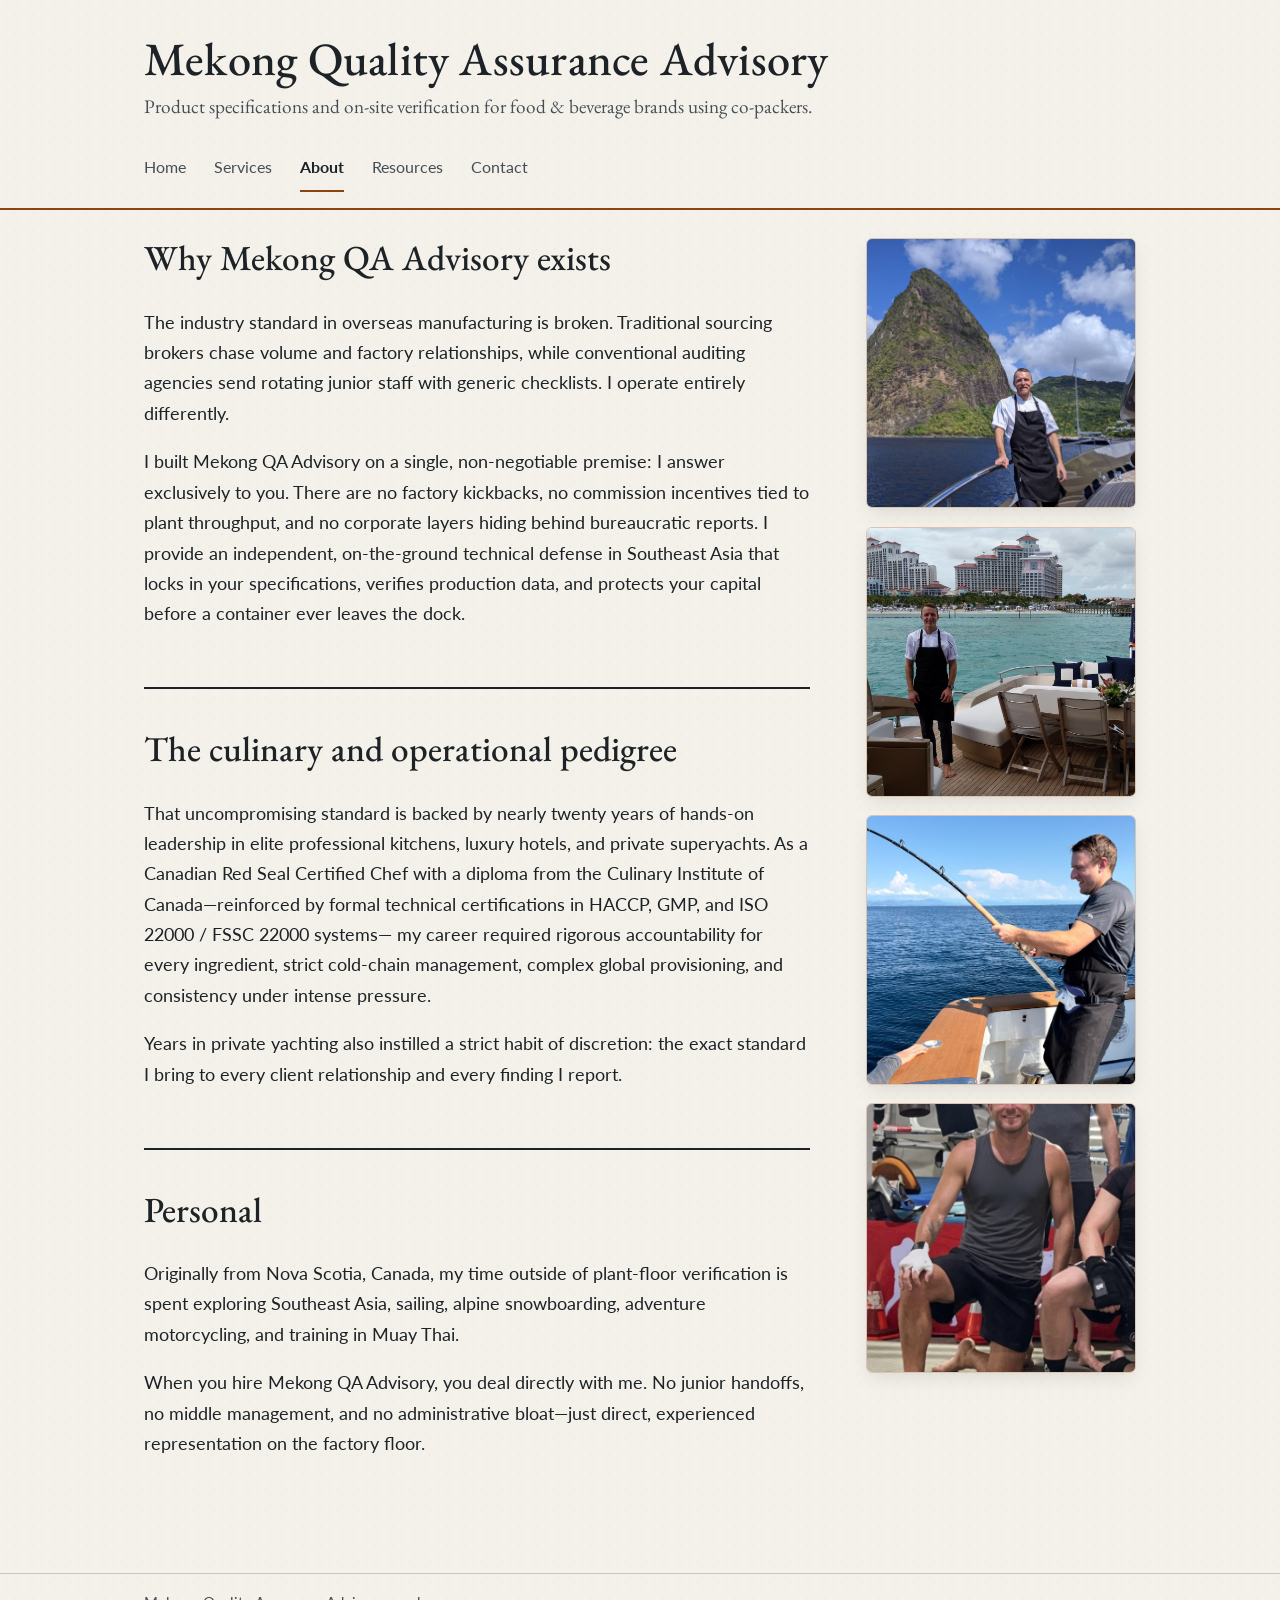
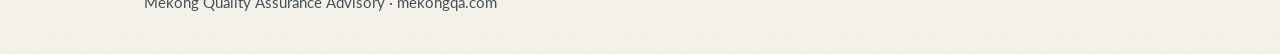
<file: about1.html>
<!DOCTYPE html>
<html lang="en">
<head>
<meta charset="utf-8">
<meta name="viewport" content="width=device-width, initial-scale=1, viewport-fit=cover">
<title>About | Mekong Quality Assurance Advisory</title>
<link rel="preconnect" href="https://fonts.googleapis.com">
<link href="https://fonts.googleapis.com/css2?family=EB+Garamond:wght@400;500;600&family=Lato:wght@400;700&display=swap" rel="stylesheet">
<link rel="stylesheet" href="style.css">
</head>
<body>
<header>
  <div class="wrap">
    <p class="brand">Mekong Quality Assurance Advisory</p>
    <p class="tag">Product specifications and on-site verification for food &amp; beverage brands using co-packers.</p>
    <nav aria-label="Main">
      <a href="index.html">Home</a>
      <a href="services.html">Services</a>
      <a href="about.html" aria-current="page">About</a>
         <a href="resources.html">Resources</a>
      <a href="contact.html">Contact</a>
    </nav>
  </div>
</header>

<main class="wrap page">
<h1 class="sr">About</h1>

<br>
<div class="about-layout">
  <div class="about-content">
    <section aria-labelledby="why">
      <h2 id="why">Why Mekong QA Advisory exists</h2>
      <div class="prose">
        <p>The industry standard in overseas manufacturing is broken. Traditional sourcing brokers chase volume and factory relationships, while conventional auditing agencies send rotating junior staff with generic checklists. I operate entirely differently.</p>
        <p>I built Mekong QA Advisory on a single, non-negotiable premise: I answer exclusively to you. There are no factory kickbacks, no commission incentives tied to plant throughput, and no corporate layers hiding behind bureaucratic reports. I provide an independent, on-the-ground technical defense in Southeast Asia that locks in your specifications, verifies production data, and protects your capital before a container ever leaves the dock.</p>
      </div>
    </section>

    <section aria-labelledby="pedigree">
      <h2 id="pedigree">The culinary and operational pedigree</h2>
      <div class="prose">
        <p>That uncompromising standard is backed by nearly twenty years of hands-on leadership in elite professional kitchens, luxury hotels, and private superyachts. As a Canadian Red Seal Certified Chef with a diploma from the Culinary Institute of Canada—reinforced by formal technical certifications in HACCP, GMP, and ISO 22000 / FSSC 22000 systems— my career required rigorous accountability for every ingredient, strict cold-chain management, complex global provisioning, and consistency under intense pressure.</p>
        <p>Years in private yachting also instilled a strict habit of discretion: the exact standard I bring to every client relationship and every finding I report.</p>
      </div>
    </section>

    <section aria-labelledby="operator">
      <h2 id="operator">Personal</h2>
      <div class="prose">
        <p>Originally from Nova Scotia, Canada, my time outside of plant-floor verification is spent exploring Southeast Asia, sailing, alpine snowboarding, adventure motorcycling, and training in Muay Thai.</p>
        <p>When you hire Mekong QA Advisory, you deal directly with me. No junior handoffs, no middle management, and no administrative bloat—just direct, experienced representation on the factory floor.</p>
      </div>
    </section>
  </div>

  <aside class="sidebar-photos">
    <figure>
      <img src="1.jpg" alt="Culinary and operational pedigree image 1">
    </figure>
    <figure>
      <img src="2.jpg" alt="Culinary and operational pedigree image 2">
    </figure>
    <figure>
      <img src="3.jpg" alt="Personal background image 1">
    </figure>
    <figure>
      <img src="7.jpg" alt="Personal background image 2">
    </figure>
  </aside>
</div>
</main>

<footer><div class="wrap">Mekong Quality Assurance Advisory · mekongqa.com</div></footer>
</body>
</html>
</file>
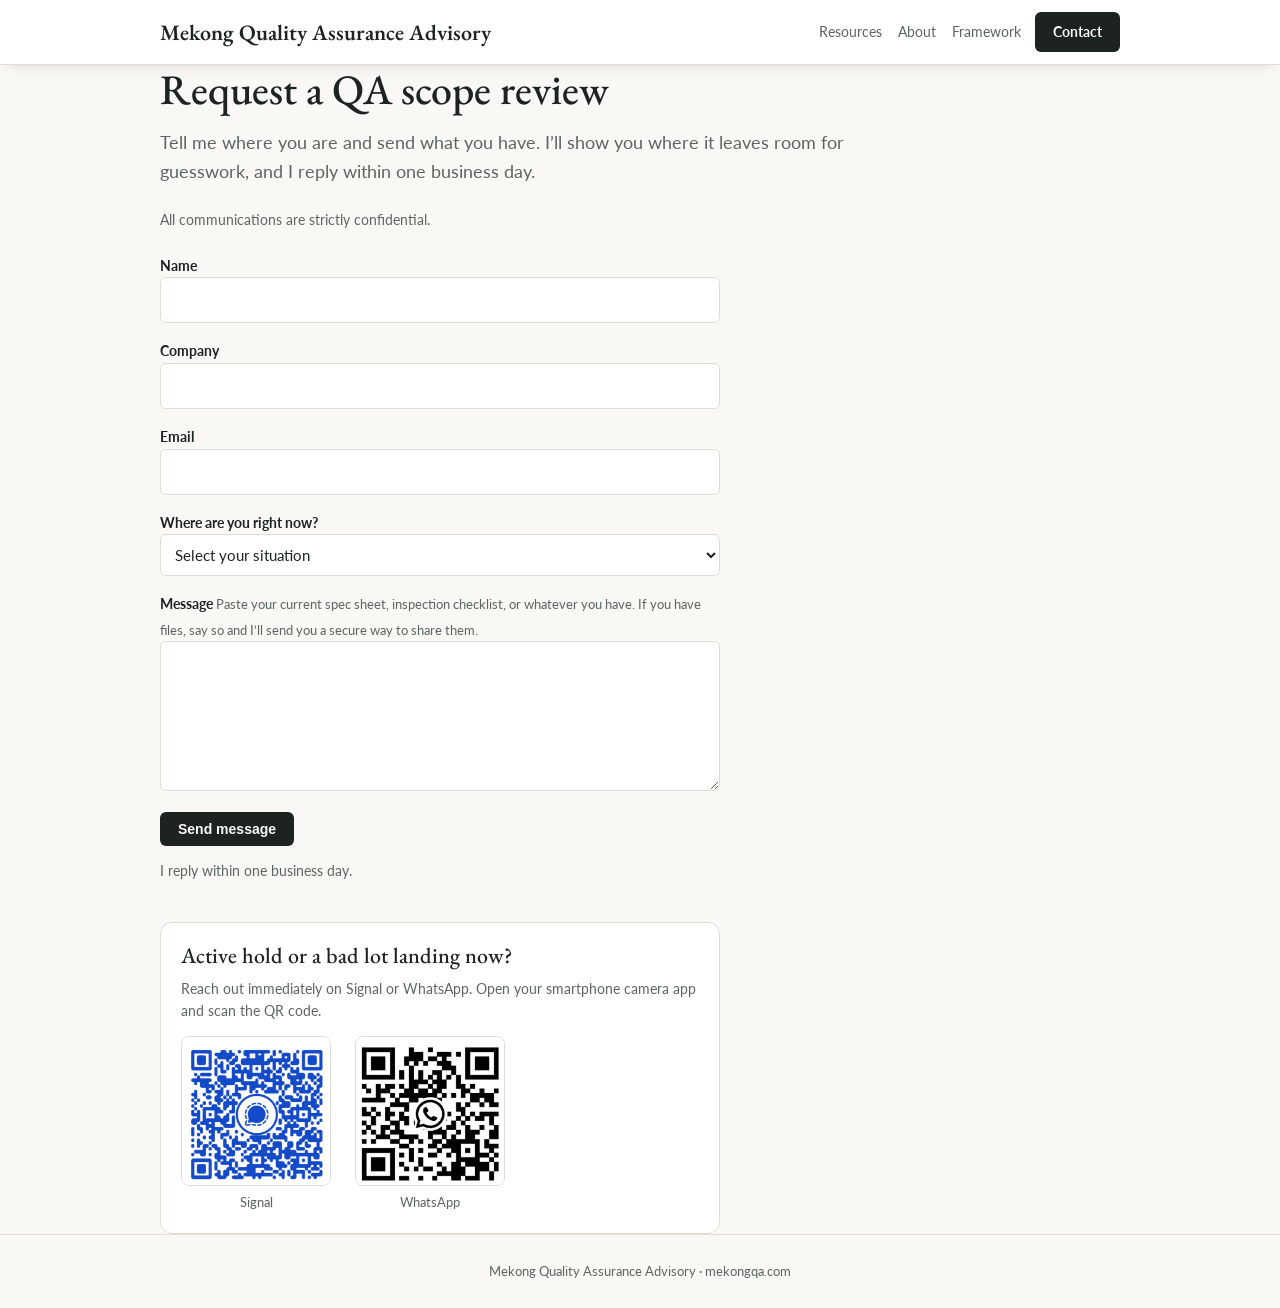
<file: contact-1.html>
<!DOCTYPE html>
<html lang="en">
<head>
<meta charset="utf-8">
<meta name="viewport" content="width=device-width, initial-scale=1, viewport-fit=cover">
<title>Contact | Mekong Quality Assurance Advisory</title>
<meta name="description" content="Request a QA scope review. Send your current spec sheet or inspection checklist and get a reply within one business day.">
<link rel="preconnect" href="https://fonts.googleapis.com">
<link href="https://fonts.googleapis.com/css2?family=EB+Garamond:wght@400;500;600&family=Lato:wght@400;700&display=swap" rel="stylesheet">
<style>
:root{--bg:#faf8f4;--sf:#fff;--tx:#1d2420;--mu:#5c6660;--ln:#e2ddd3;--te:#0f6b57;--teb:#e4f2ee;--gr:#efece6;color-scheme:light;box-sizing:border-box;padding-top:env(safe-area-inset-top,0px);padding-bottom:env(safe-area-inset-bottom,0px)}
@media (prefers-color-scheme:dark){:root:not([data-theme="light"]){--bg:#151a18;--sf:#1e2522;--tx:#ecefea;--mu:#a3aca6;--ln:#2f3833;--te:#5cc4a8;--teb:#16302a;--gr:#222a26;color-scheme:dark}}
:root[data-theme="dark"]{--bg:#151a18;--sf:#1e2522;--tx:#ecefea;--mu:#a3aca6;--ln:#2f3833;--te:#5cc4a8;--teb:#16302a;--gr:#222a26;color-scheme:dark}
*,*::before,*::after{box-sizing:inherit}
html{scroll-behavior:smooth;scroll-padding-top:calc(env(safe-area-inset-top,0px) + 80px)}
body{margin:0;background:var(--bg);color:var(--tx);font:16px/1.6 Lato,system-ui,sans-serif}
body::before{content:"";position:fixed;inset:0 0 auto;height:env(safe-area-inset-top,0px);background:var(--sf);z-index:10}
h1,h2,h3{font-family:"EB Garamond",Georgia,serif;font-weight:500;line-height:1.2;margin:0}
p{margin:0 0 12px}a{color:var(--te)}
.w,.wrap{max-width:1000px;margin:0 auto;padding:0 20px}
header{position:sticky;top:env(safe-area-inset-top,0px);z-index:11;background:var(--sf);border-bottom:1px solid var(--ln);box-shadow:0 4px 18px -10px rgba(0,0,0,.3)}
.top{display:flex;justify-content:space-between;align-items:center;padding:12px 0;position:relative}
.brand{font:600 22px/1.15 "EB Garamond",Georgia,serif;color:var(--tx);text-decoration:none}
.r{display:flex;gap:14px;align-items:center}.r nav{display:flex;gap:16px;align-items:center}
.r nav a{color:var(--mu);text-decoration:none;font-size:14px}.r nav a[aria-current]{color:var(--te);font-weight:700}
.btn{display:inline-block;background:var(--tx);color:var(--bg)!important;padding:9px 18px;border-radius:6px;font-weight:700;font-size:14px;text-decoration:none}
.menu{display:none;background:none;border:1px solid var(--ln);border-radius:6px;padding:7px 11px;color:var(--tx);font:inherit;font-size:14px;cursor:pointer}
@media(max-width:700px){.menu{display:block}.brand{font-size:17px;max-width:170px}.r nav{display:none;position:absolute;left:-20px;right:-20px;top:100%;background:var(--sf);border-bottom:1px solid var(--ln);flex-direction:column;align-items:flex-start;padding:14px 20px;gap:14px}.r nav.open{display:flex}}
main{padding:36px 0 56px}
h1,.page-title{font-size:clamp(28px,5.4vw,42px);margin:0 0 12px}
h2{font-size:clamp(23px,4vw,30px);margin:30px 0 10px}
.lede,.confidential{font-size:18px;color:var(--mu);max-width:700px;margin:0 0 24px}
.card{background:var(--sf);border:1px solid var(--ln);border-radius:10px;padding:18px;box-shadow:0 1px 2px rgba(0,0,0,.05),0 10px 26px -16px rgba(0,0,0,.28)}
.grid{display:grid;gap:14px;grid-template-columns:repeat(auto-fit,minmax(260px,1fr))}
.card h3{font-size:22px;margin-bottom:6px}.card p{font-size:15px;color:var(--mu)}
.kick{font-size:12px;font-weight:700;letter-spacing:.06em;text-transform:uppercase;color:var(--te);margin-bottom:6px}
.about{display:grid;gap:32px;grid-template-columns:1fr}@media(min-width:800px){.about{grid-template-columns:1.4fr 1fr}}
.about figure{margin:0 0 18px}.about img{width:100%;height:auto;border-radius:12px;display:block;box-shadow:0 12px 30px -16px rgba(0,0,0,.4)}
.about figcaption{font-size:13px;color:var(--mu);margin-top:6px}
.prose{max-width:720px}.prose p{color:var(--mu);font-size:16px}
ol.q{padding-left:22px;max-width:720px}ol.q li{margin-bottom:14px}ol.q b{display:block}ol.q span{color:var(--mu);font-size:15px}
.cta{text-align:center;background:var(--tx);color:var(--bg);border-radius:14px;padding:34px 22px;margin-top:34px}
.cta h2{margin:0 0 10px}.cta p{max-width:520px;margin:0 auto 18px;opacity:.85}.cta .btn{background:var(--bg);color:var(--tx)!important}
.glossary-toc{background:var(--sf);border:1px solid var(--ln);border-radius:10px;padding:16px 18px;margin-bottom:24px}
.glossary-toc h2{font-size:18px;margin:0 0 8px}.glossary-toc ul{list-style:none;margin:0;padding:0;display:flex;flex-wrap:wrap;gap:8px}
.glossary-toc a{font-size:13px;padding:4px 12px;border:1px solid var(--ln);border-radius:6px;text-decoration:none;color:var(--mu)}
.glossary-section{padding-top:22px}.glossary-section>h2{border-bottom:1px solid var(--ln);padding-bottom:6px}
.glossary-entry{background:var(--sf);border:1px solid var(--ln);border-radius:10px;padding:14px 16px;margin:10px 0}
.glossary-entry h3{font-size:19px}.glossary-entry p{font-size:15px;margin:6px 0 0;color:var(--mu)}.see-also{font-size:13px!important}
footer{padding:26px 0;border-top:1px solid var(--ln);font-size:13px;color:var(--mu);text-align:center}
.cf{display:grid;gap:14px;max-width:560px}.cf label{font-size:14px;font-weight:700}.cf input,.cf select,.cf textarea{width:100%;padding:10px;border:1px solid var(--ln);border-radius:6px;background:var(--sf);color:var(--tx);font:inherit;font-size:15px}.cf textarea{min-height:150px}.hint{font-size:13px;color:var(--mu);font-weight:400}.cf button{border:0;cursor:pointer;justify-self:start}.note{font-size:14px;color:var(--mu);margin:0}.emergency{margin-top:40px;padding:20px;border:1px solid var(--ln);border-radius:12px;background:var(--sf);max-width:560px}.emergency h2{font-size:22px;margin:0 0 8px}.qr-row{display:flex;gap:24px;margin-top:14px;flex-wrap:wrap}.qr-item{text-align:center;font-size:13px;color:var(--mu)}.qr-item img{width:150px;height:150px;border:1px solid var(--ln);border-radius:8px;background:#fff;display:block;margin-bottom:6px}
</style>
</head>
<body>
<header><div class="w"><div class="top"><a class="brand" href="index.html">Mekong Quality Assurance Advisory</a><div class="r"><nav id="nav"><a href="resources.html">Resources</a><a href="about.html">About</a><a href="framework.html">Framework</a></nav><a class="btn" href="contact.html">Contact</a><button class="menu" id="mb" aria-expanded="false" aria-label="Menu">Menu</button></div></div></div></header>
<main class="wrap">
<h1>Request a QA scope review</h1>
<p class="lede">Tell me where you are and send what you have. I’ll show you where it leaves room for guesswork, and I reply within one business day.</p>
<p class="note" style="margin-bottom:20px">All communications are strictly confidential.</p>
<form class="cf" action="https://formspree.io/f/mjykezor" method="POST">
<input type="hidden" name="_subject" value="QA scope review request">
<div><label for="name">Name</label><input type="text" id="name" name="name" autocomplete="name" required></div>
<div><label for="company">Company</label><input type="text" id="company" name="company" autocomplete="organization"></div>
<div><label for="email">Email</label><input type="email" id="email" name="email" autocomplete="email" required></div>
<div><label for="situation">Where are you right now?</label><select id="situation" name="situation" required><option value="">Select your situation</option><option>I’m launching a new product</option><option>I’m in production and seeing drift</option><option>I just got a bad shipment</option><option>Something else</option></select></div>
<div><label for="message">Message <span class="hint">Paste your current spec sheet, inspection checklist, or whatever you have. If you have files, say so and I’ll send you a secure way to share them.</span></label><textarea id="message" name="message" required></textarea></div>
<button class="btn" type="submit">Send message</button>
<p class="note">I reply within one business day.</p>
</form>
<div class="emergency"><h2>Active hold or a bad lot landing now?</h2><p class="note">Reach out immediately on Signal or WhatsApp. Open your smartphone camera app and scan the QR code.</p>
<div class="qr-row"><div class="qr-item"><img src="Signal.jpg" alt="Signal QR code" width="150" height="150">Signal</div><div class="qr-item"><img src="Whatsapp.jpg" alt="WhatsApp QR code" width="150" height="150">WhatsApp</div></div></div>
</main>
<footer><div class="w">Mekong Quality Assurance Advisory &middot; mekongqa.com</div></footer>
<script>document.getElementById('mb').addEventListener('click',function(){var o=document.getElementById('nav').classList.toggle('open');this.setAttribute('aria-expanded',o)});</script>
</body>
</html>
</file>
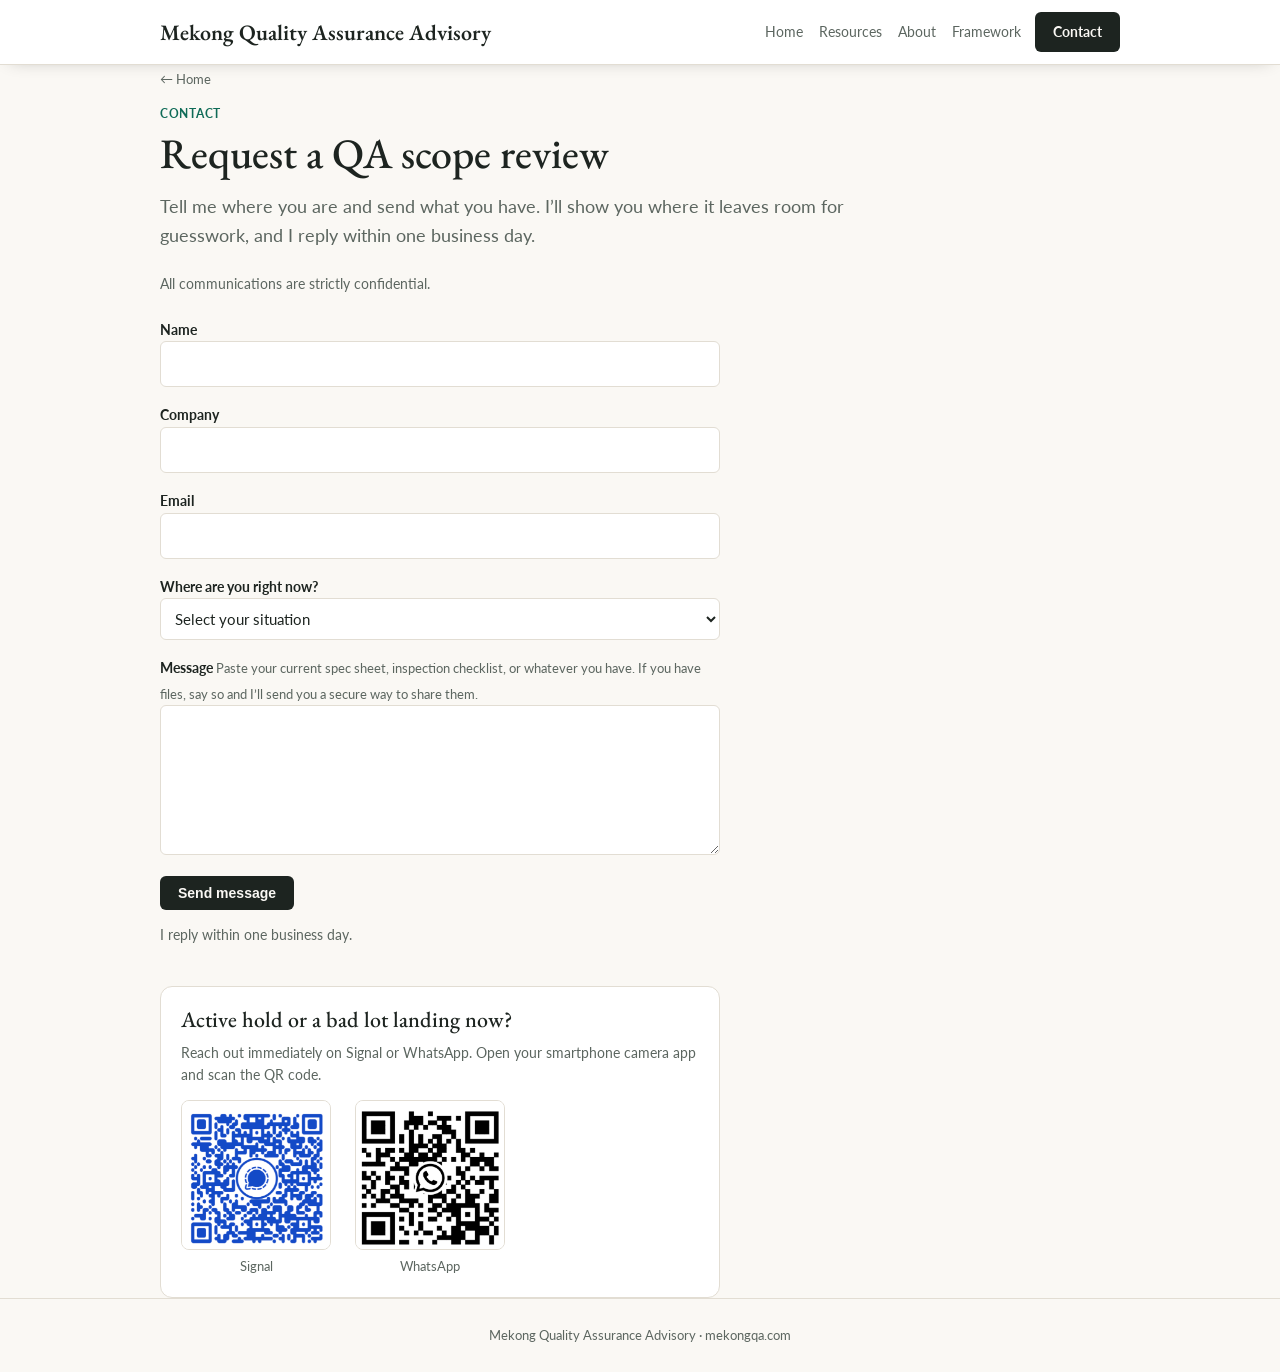
<file: contact.html>
<!DOCTYPE html>
<html lang="en">
<head>
<meta charset="utf-8">
<meta name="viewport" content="width=device-width, initial-scale=1, viewport-fit=cover">
<title>Contact | Mekong Quality Assurance Advisory</title>
<meta name="description" content="Request a QA scope review. Send your current spec sheet or inspection checklist and get a reply within one business day.">
<link rel="preconnect" href="https://fonts.googleapis.com">
<link href="https://fonts.googleapis.com/css2?family=EB+Garamond:wght@400;500;600&family=Lato:wght@400;700&display=swap" rel="stylesheet">
<style>
:root{--bg:#faf8f4;--sf:#fff;--tx:#1d2420;--mu:#5c6660;--ln:#e2ddd3;--te:#0f6b57;--teb:#e4f2ee;--gr:#efece6;color-scheme:light;box-sizing:border-box;padding-top:env(safe-area-inset-top,0px);padding-bottom:env(safe-area-inset-bottom,0px)}
@media (prefers-color-scheme:dark){:root:not([data-theme="light"]){--bg:#151a18;--sf:#1e2522;--tx:#ecefea;--mu:#a3aca6;--ln:#2f3833;--te:#5cc4a8;--teb:#16302a;--gr:#222a26;color-scheme:dark}}
:root[data-theme="dark"]{--bg:#151a18;--sf:#1e2522;--tx:#ecefea;--mu:#a3aca6;--ln:#2f3833;--te:#5cc4a8;--teb:#16302a;--gr:#222a26;color-scheme:dark}
*,*::before,*::after{box-sizing:inherit}
html{scroll-behavior:smooth;scroll-padding-top:calc(env(safe-area-inset-top,0px) + 80px)}
body{margin:0;background:var(--bg);color:var(--tx);font:16px/1.6 Lato,system-ui,sans-serif}
body::before{content:"";position:fixed;inset:0 0 auto;height:env(safe-area-inset-top,0px);background:var(--sf);z-index:10}
h1,h2,h3{font-family:"EB Garamond",Georgia,serif;font-weight:500;line-height:1.2;margin:0}
p{margin:0 0 12px}a{color:var(--te)}
.w,.wrap{max-width:1000px;margin:0 auto;padding:0 20px}
header{position:sticky;top:env(safe-area-inset-top,0px);z-index:11;background:var(--sf);border-bottom:1px solid var(--ln);box-shadow:0 4px 18px -10px rgba(0,0,0,.3)}
.top{display:flex;justify-content:space-between;align-items:center;padding:12px 0;position:relative}
.brand{font:600 22px/1.15 "EB Garamond",Georgia,serif;color:var(--tx);text-decoration:none}
.r{display:flex;gap:14px;align-items:center}.r nav{display:flex;gap:16px;align-items:center}
.r nav a{color:var(--mu);text-decoration:none;font-size:14px}.r nav a[aria-current]{color:var(--te);font-weight:700}
.btn{display:inline-block;background:var(--tx);color:var(--bg)!important;padding:9px 18px;border-radius:6px;font-weight:700;font-size:14px;text-decoration:none}
.menu{display:none;background:none;border:1px solid var(--ln);border-radius:6px;padding:7px 11px;color:var(--tx);font:inherit;font-size:14px;cursor:pointer}
@media(max-width:700px){.menu{display:block}.brand{font-size:17px;max-width:170px}.r nav{display:none;position:absolute;left:-20px;right:-20px;top:100%;background:var(--sf);border-bottom:1px solid var(--ln);flex-direction:column;align-items:flex-start;padding:14px 20px;gap:14px}.r nav.open{display:flex}}
main{padding:60px 0 56px}.back{display:inline-block;font-size:13px;color:var(--mu);text-decoration:none;margin-bottom:14px}@media(max-width:700px){main{padding-top:40px}}
h1,.page-title{font-size:clamp(28px,5.4vw,42px);margin:0 0 12px}
h2{font-size:clamp(23px,4vw,30px);margin:30px 0 10px}
.lede,.confidential{font-size:18px;color:var(--mu);max-width:700px;margin:0 0 24px}
.card{background:var(--sf);border:1px solid var(--ln);border-radius:10px;padding:18px;box-shadow:0 1px 2px rgba(0,0,0,.05),0 10px 26px -16px rgba(0,0,0,.28)}
.grid{display:grid;gap:14px;grid-template-columns:repeat(auto-fit,minmax(260px,1fr))}
.card h3{font-size:22px;margin-bottom:6px}.card p{font-size:15px;color:var(--mu)}
.kick{font-size:12px;font-weight:700;letter-spacing:.06em;text-transform:uppercase;color:var(--te);margin-bottom:6px}
.about{display:grid;gap:32px;grid-template-columns:1fr}@media(min-width:800px){.about{grid-template-columns:1.4fr 1fr}}
.about figure{margin:0 0 18px}.about img{width:100%;height:auto;border-radius:12px;display:block;box-shadow:0 12px 30px -16px rgba(0,0,0,.4)}
.about figcaption{font-size:13px;color:var(--mu);margin-top:6px}
.prose{max-width:720px}.prose p{color:var(--mu);font-size:16px}
ol.q{padding-left:22px;max-width:720px}ol.q li{margin-bottom:14px}ol.q b{display:block}ol.q span{color:var(--mu);font-size:15px}
.cta{text-align:center;background:var(--tx);color:var(--bg);border-radius:14px;padding:34px 22px;margin-top:34px}
.cta h2{margin:0 0 10px}.cta p{max-width:520px;margin:0 auto 18px;opacity:.85}.cta .btn{background:var(--bg);color:var(--tx)!important}
.glossary-toc{background:var(--sf);border:1px solid var(--ln);border-radius:10px;padding:16px 18px;margin-bottom:24px}
.glossary-toc h2{font-size:18px;margin:0 0 8px}.glossary-toc ul{list-style:none;margin:0;padding:0;display:flex;flex-wrap:wrap;gap:8px}
.glossary-toc a{font-size:13px;padding:4px 12px;border:1px solid var(--ln);border-radius:6px;text-decoration:none;color:var(--mu)}
.glossary-section{padding-top:22px}.glossary-section>h2{border-bottom:1px solid var(--ln);padding-bottom:6px}
.glossary-entry{background:var(--sf);border:1px solid var(--ln);border-radius:10px;padding:14px 16px;margin:10px 0}
.glossary-entry h3{font-size:19px}.glossary-entry p{font-size:15px;margin:6px 0 0;color:var(--mu)}.see-also{font-size:13px!important}
footer{padding:26px 0;border-top:1px solid var(--ln);font-size:13px;color:var(--mu);text-align:center}
.cf{display:grid;gap:14px;max-width:560px}.cf label{font-size:14px;font-weight:700}.cf input,.cf select,.cf textarea{width:100%;padding:10px;border:1px solid var(--ln);border-radius:6px;background:var(--sf);color:var(--tx);font:inherit;font-size:15px}.cf textarea{min-height:150px}.hint{font-size:13px;color:var(--mu);font-weight:400}.cf button{border:0;cursor:pointer;justify-self:start}.note{font-size:14px;color:var(--mu);margin:0}.emergency{margin-top:40px;padding:20px;border:1px solid var(--ln);border-radius:12px;background:var(--sf);max-width:560px}.emergency h2{font-size:22px;margin:0 0 8px}.qr-row{display:flex;gap:24px;margin-top:14px;flex-wrap:wrap}.qr-item{text-align:center;font-size:13px;color:var(--mu)}.qr-item img{width:150px;height:150px;border:1px solid var(--ln);border-radius:8px;background:#fff;display:block;margin-bottom:6px}
</style>
</head>
<body>
<header><div class="w"><div class="top"><a class="brand" href="index.html">Mekong Quality Assurance Advisory</a><div class="r"><nav id="nav"><a href="index.html">Home</a><a href="resources.html">Resources</a><a href="about.html">About</a><a href="framework.html">Framework</a></nav><a class="btn" href="contact.html">Contact</a><button class="menu" id="mb" aria-expanded="false" aria-label="Menu">Menu</button></div></div></div></header>
<main class="wrap">
<a class="back" href="index.html">&larr; Home</a>
<p class="kick">Contact</p>
<h1>Request a QA scope review</h1>
<p class="lede">Tell me where you are and send what you have. I’ll show you where it leaves room for guesswork, and I reply within one business day.</p>
<p class="note" style="margin-bottom:20px">All communications are strictly confidential.</p>
<form class="cf" action="https://formspree.io/f/mjykezor" method="POST">
<input type="hidden" name="_subject" value="QA scope review request">
<div><label for="name">Name</label><input type="text" id="name" name="name" autocomplete="name" required></div>
<div><label for="company">Company</label><input type="text" id="company" name="company" autocomplete="organization"></div>
<div><label for="email">Email</label><input type="email" id="email" name="email" autocomplete="email" required></div>
<div><label for="situation">Where are you right now?</label><select id="situation" name="situation" required><option value="">Select your situation</option><option>I’m launching a new product</option><option>I’m in production and seeing drift</option><option>I just got a bad shipment</option><option>Something else</option></select></div>
<div><label for="message">Message <span class="hint">Paste your current spec sheet, inspection checklist, or whatever you have. If you have files, say so and I’ll send you a secure way to share them.</span></label><textarea id="message" name="message" required></textarea></div>
<button class="btn" type="submit">Send message</button>
<p class="note">I reply within one business day.</p>
</form>
<div class="emergency" id="emergency"><h2>Active hold or a bad lot landing now?</h2><p class="note">Reach out immediately on Signal or WhatsApp. Open your smartphone camera app and scan the QR code.</p>
<div class="qr-row"><div class="qr-item"><img src="Signal.jpg" alt="Signal QR code" width="150" height="150">Signal</div><div class="qr-item"><img src="Whatsapp.jpg" alt="WhatsApp QR code" width="150" height="150">WhatsApp</div></div></div>
</main>
<footer><div class="w">Mekong Quality Assurance Advisory &middot; mekongqa.com</div></footer>
<script>document.getElementById('mb').addEventListener('click',function(){var o=document.getElementById('nav').classList.toggle('open');this.setAttribute('aria-expanded',o)});</script>
</body>
</html>
</file>
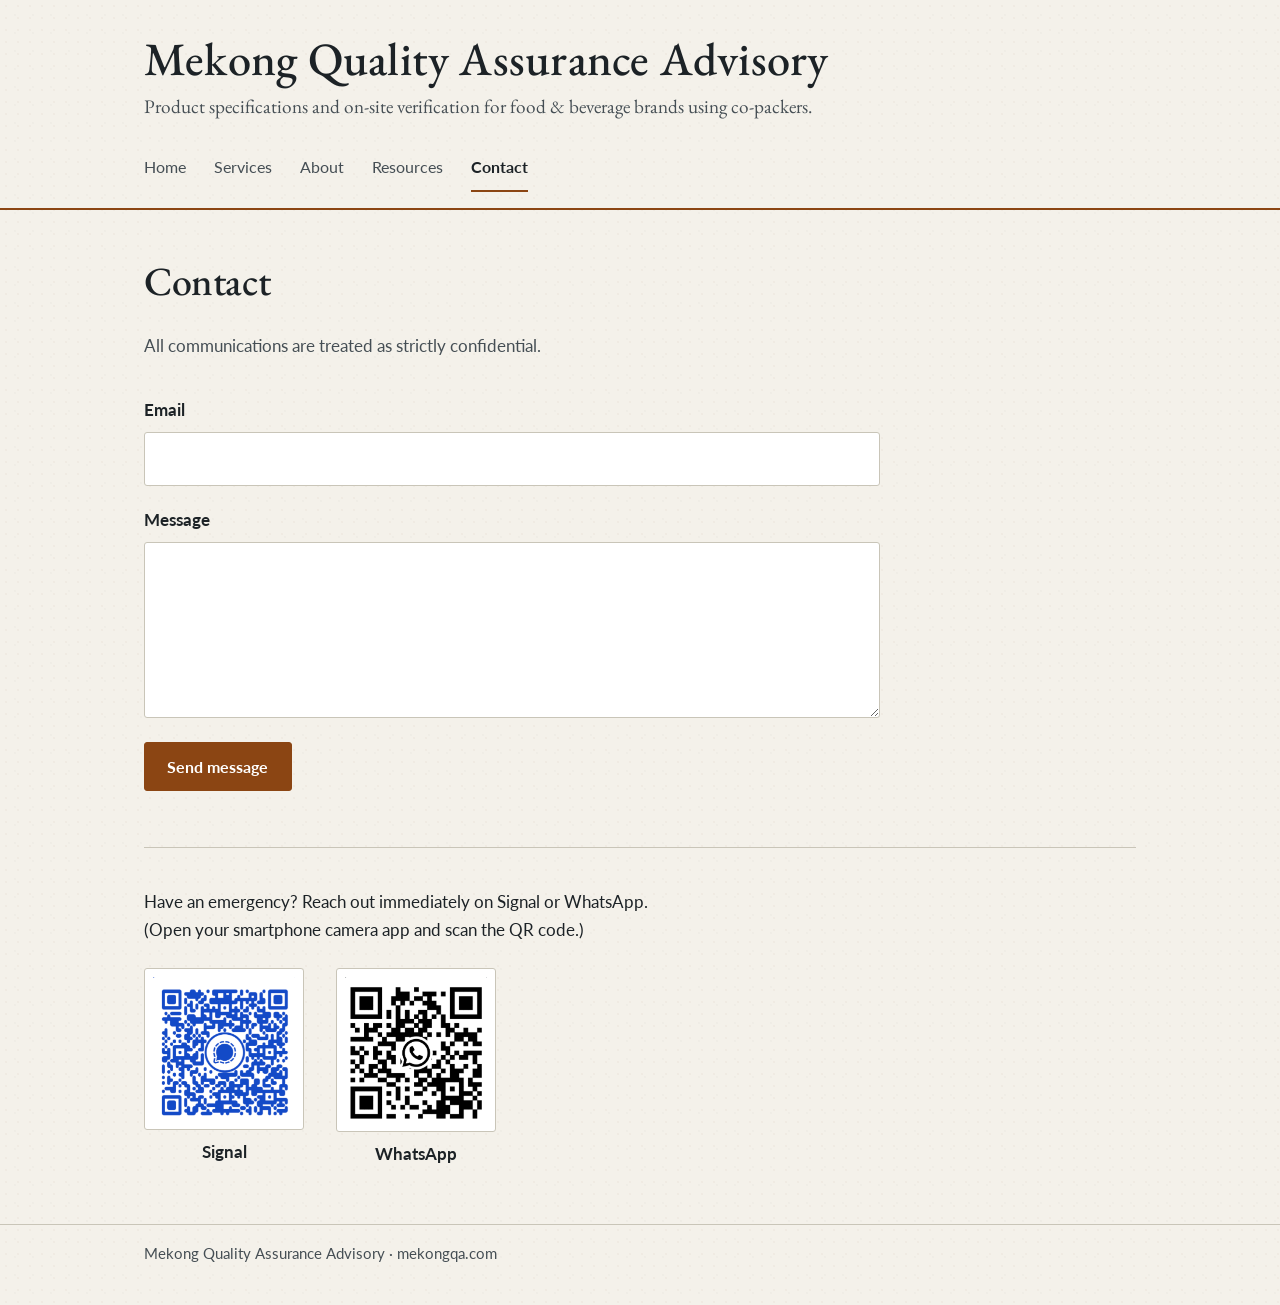
<file: contact1.html>
<!DOCTYPE html>
<html lang="en">
<head>
<meta charset="utf-8">
<meta name="viewport" content="width=device-width, initial-scale=1, viewport-fit=cover">
<title>Contact | Mekong Quality Assurance Advisory</title>
<link rel="preconnect" href="https://fonts.googleapis.com">
<link href="https://fonts.googleapis.com/css2?family=EB+Garamond:wght@400;500;600&family=Lato:wght@400;700&display=swap" rel="stylesheet">
<link rel="stylesheet" href="style.css">
</head>
<body>
<header>
  <div class="wrap">
    <p class="brand">Mekong Quality Assurance Advisory</p>
    <p class="tag">Product specifications and on-site verification for food &amp; beverage brands using co-packers.</p>
    <nav aria-label="Main">
      <a href="index.html">Home</a>
      <a href="services.html">Services</a>
      <a href="about.html">About</a>
         <a href="resources.html">Resources</a>
      <a href="contact.html" aria-current="page">Contact</a>
    </nav>
  </div>
</header>

<main class="wrap page">
<h1 class="page-title">Contact</h1>

<p class="confidential">All communications are treated as strictly confidential.</p>

<form class="contact-form" action="https://formspree.io/f/mjykezor" method="POST">
  <label for="email">Email</label>
  <input type="email" id="email" name="email" required>

  <label for="message">Message</label>
  <textarea id="message" name="message" required></textarea>

  <button class="btn p" type="submit">Send message</button>
</form>

<div class="emergency">
  <p>Have an emergency? Reach out immediately on Signal or WhatsApp.<br>(Open your smartphone camera app and scan the QR code.)</p>
  <div class="qr-row">
    <div class="qr-item">
      <div class="qr-box"><img src="Signal.jpg" alt="Signal QR code" width="150" height="150"></div>
      <div class="qr-label">Signal</div>
    </div>
    <div class="qr-item">
      <div class="qr-box"><img src="Whatsapp.jpg" alt="WhatsApp QR code" width="150" height="150"></div>
      <div class="qr-label">WhatsApp</div>
    </div>
  </div>
</div>
</main>

<footer><div class="wrap">Mekong Quality Assurance Advisory · mekongqa.com</div></footer>
</body>
</html>
</file>
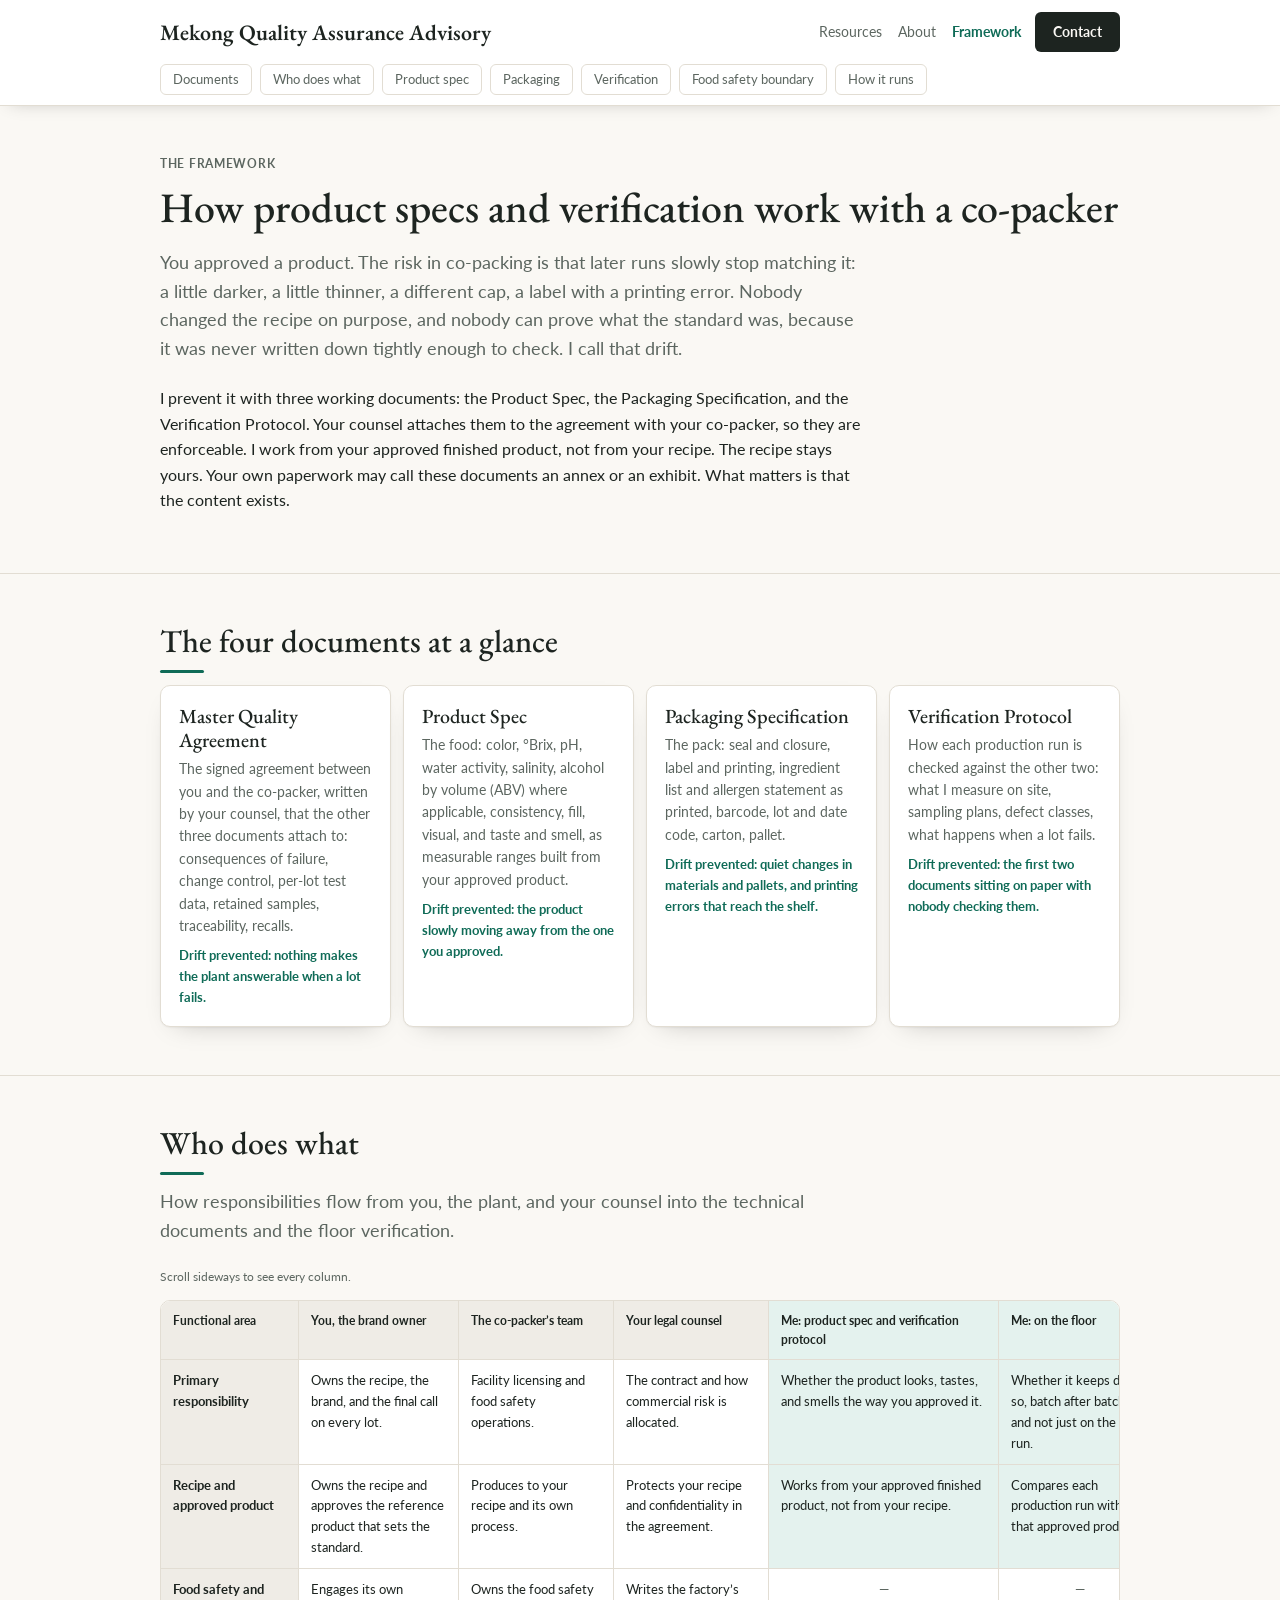
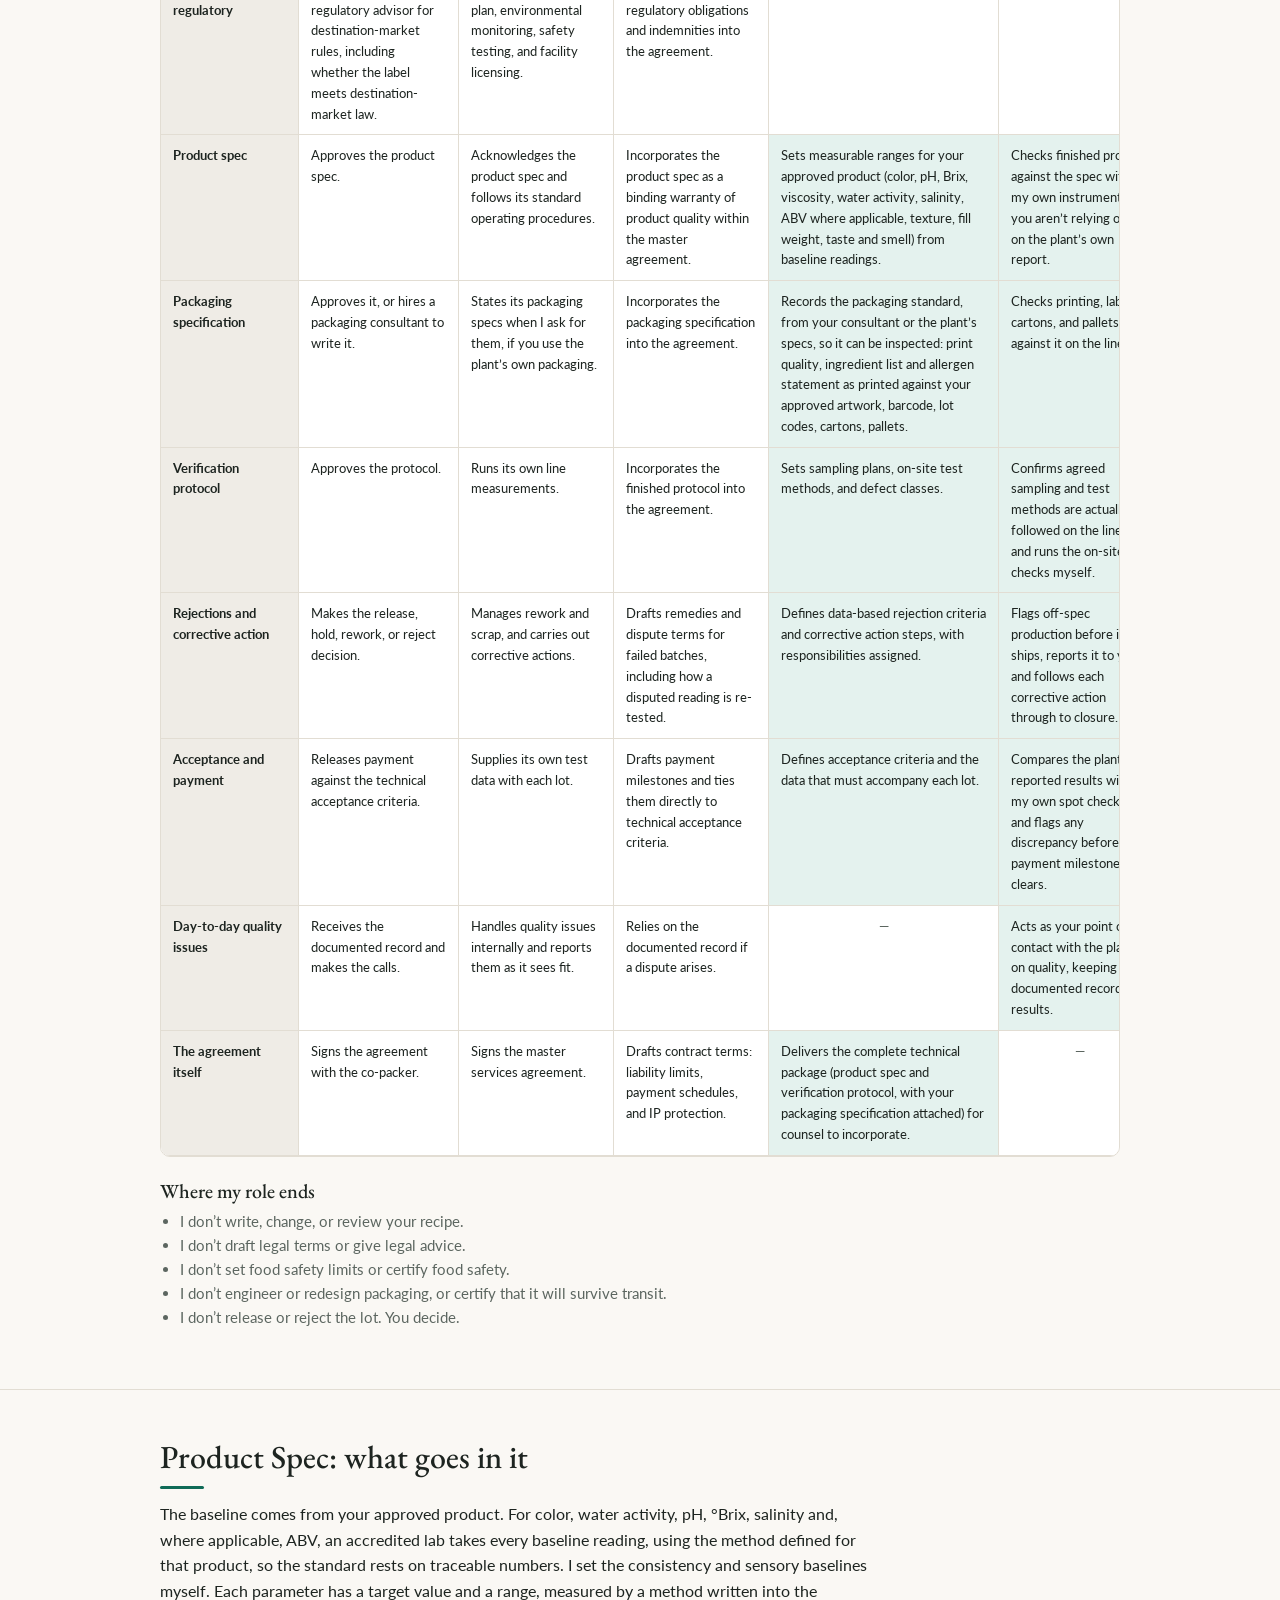
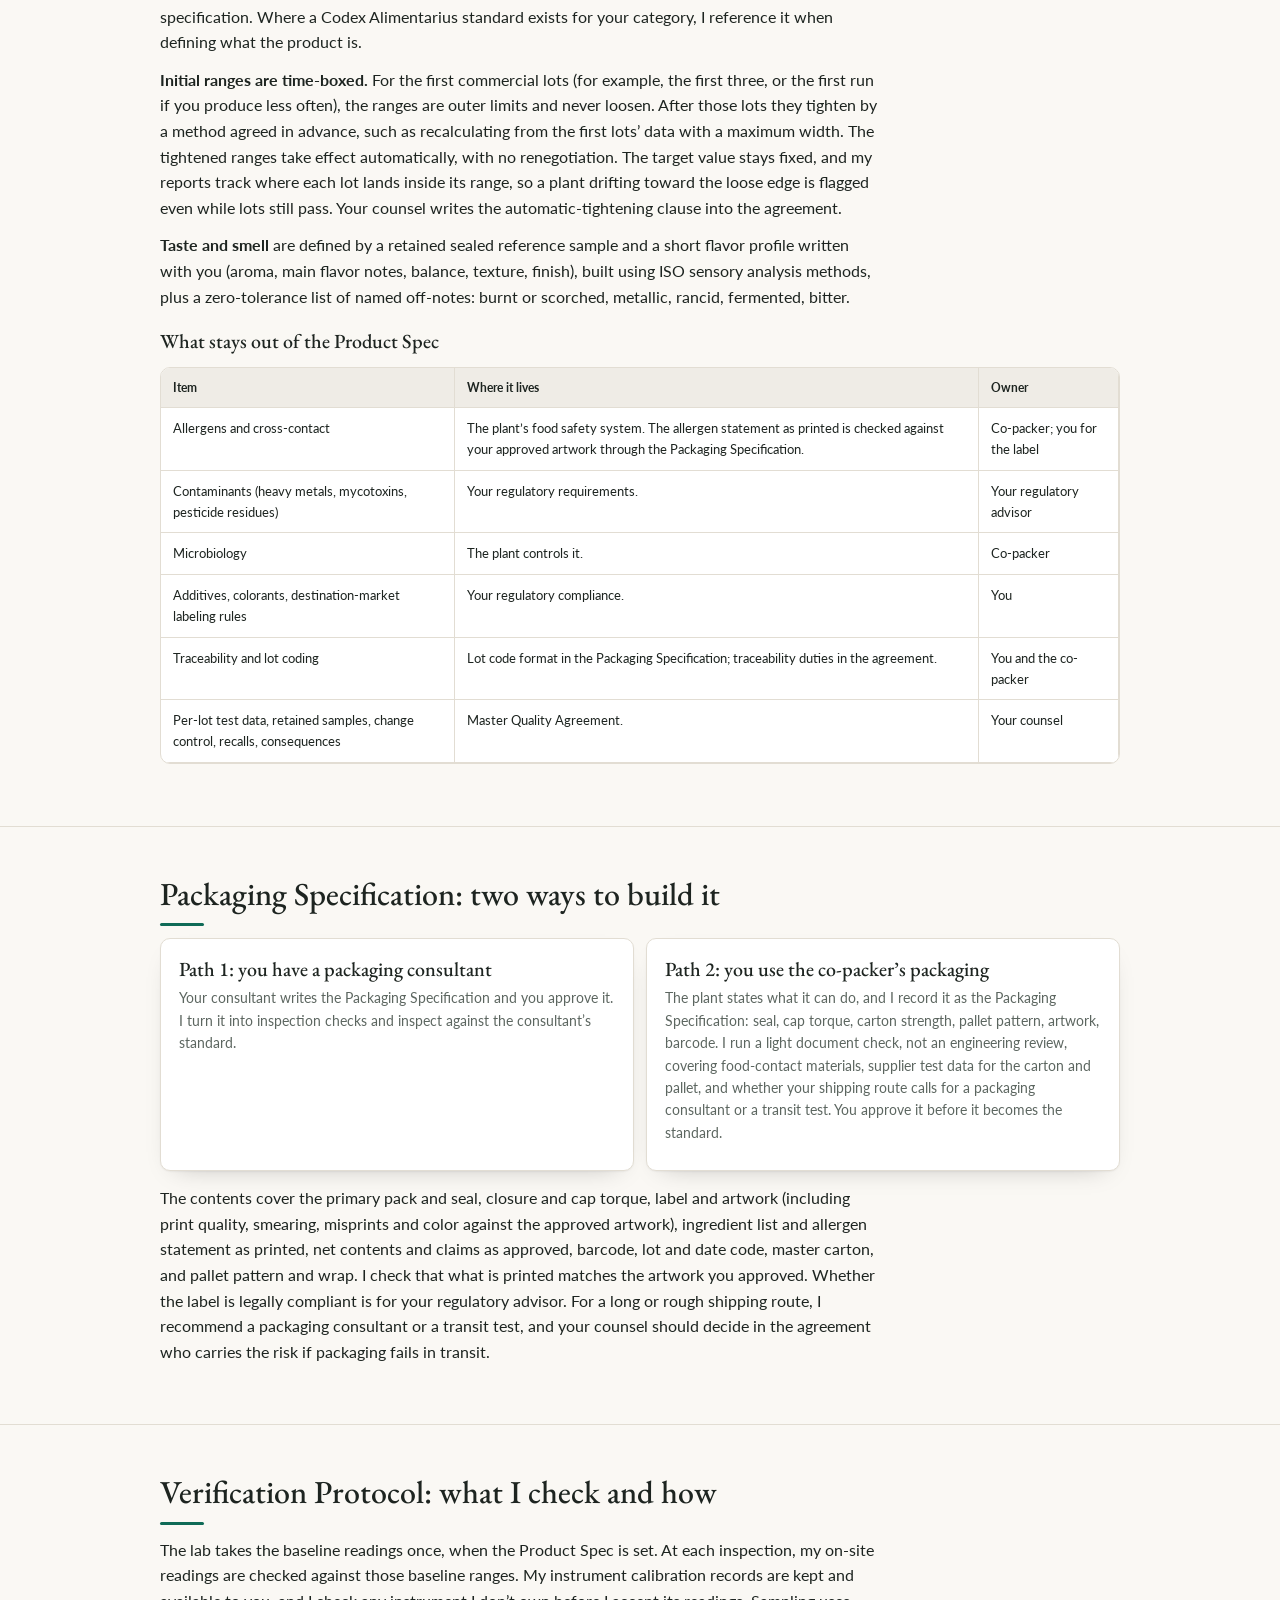
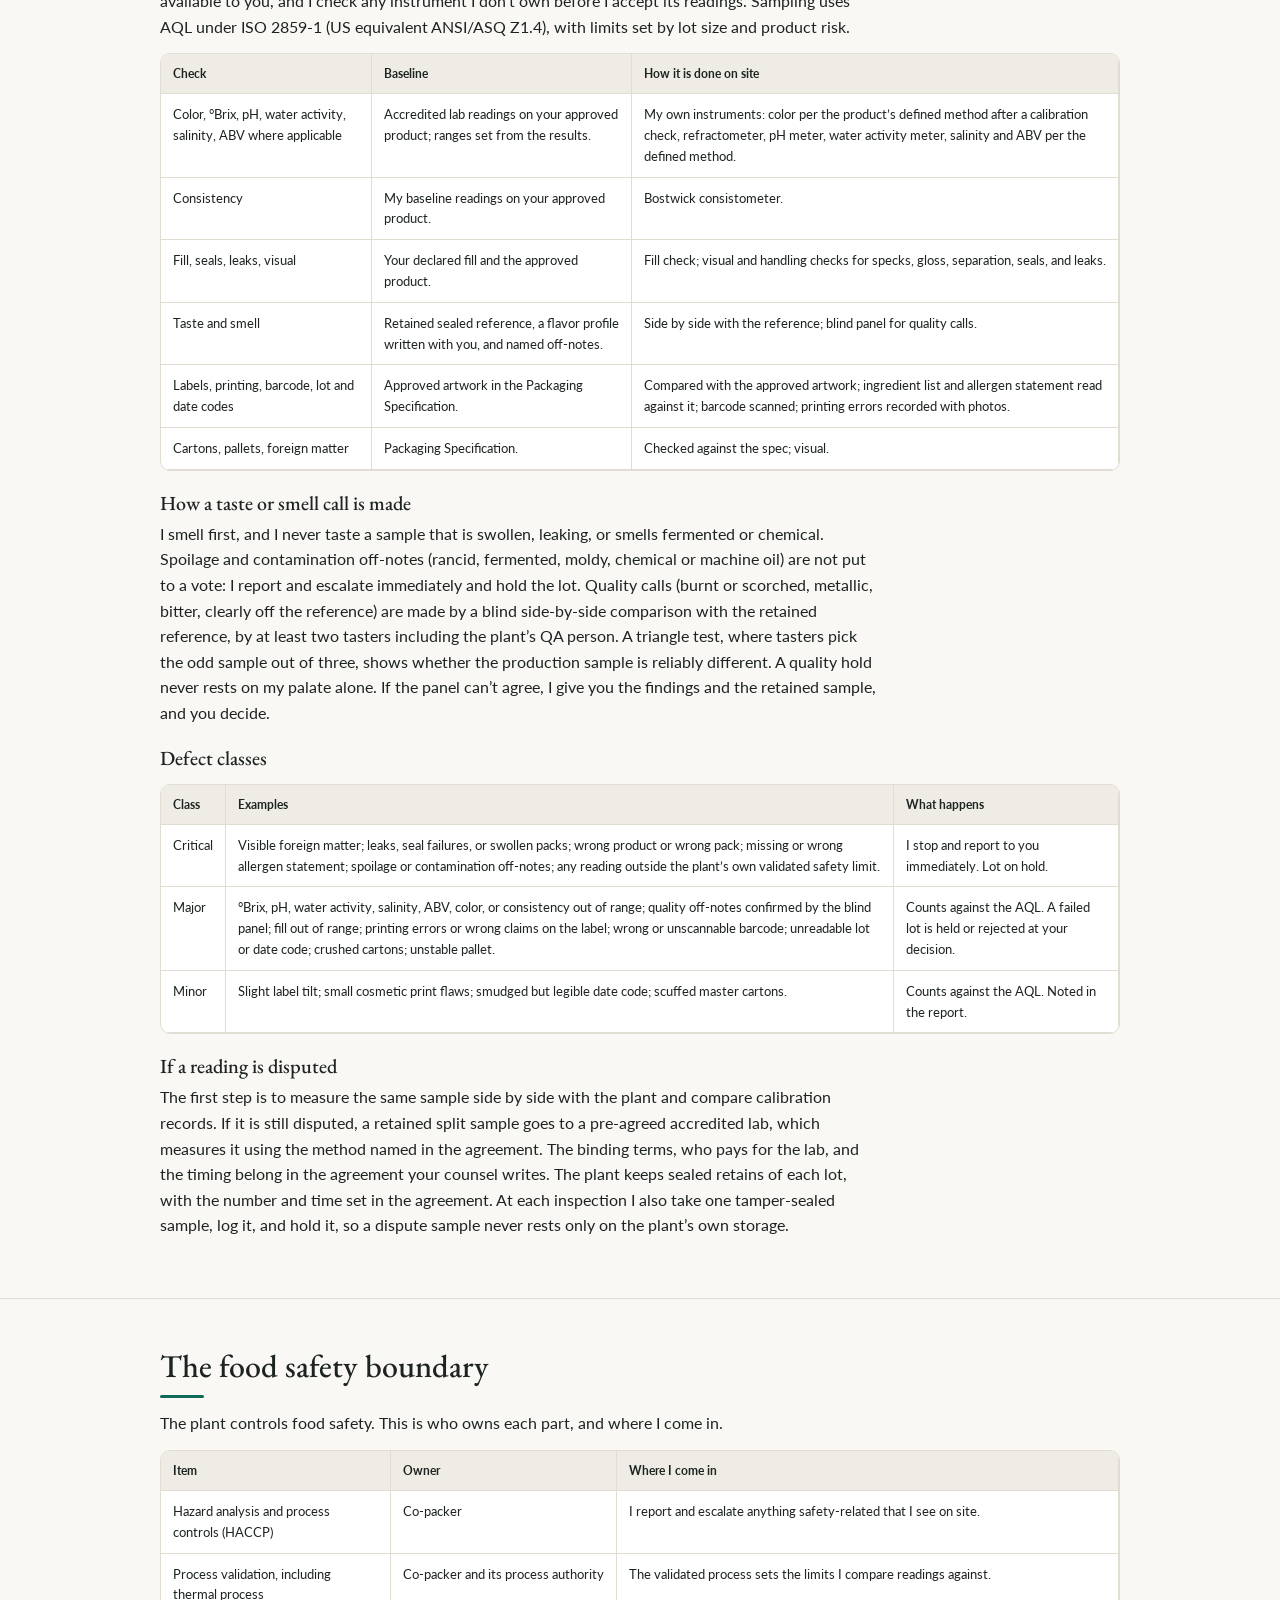
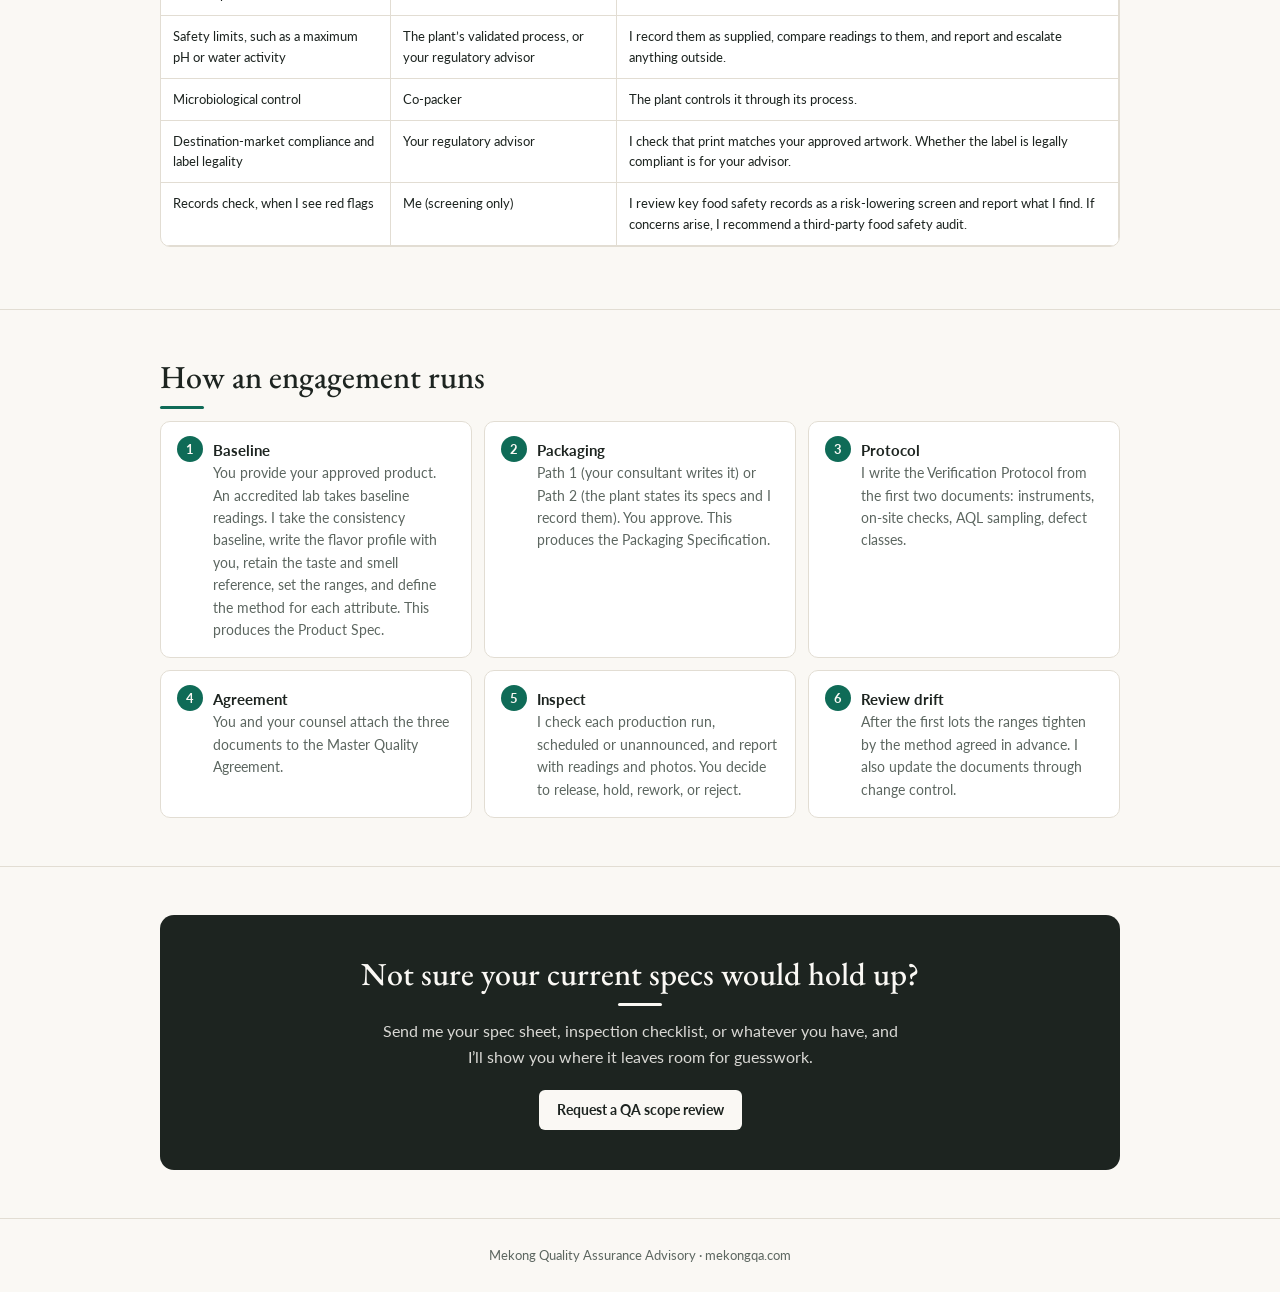
<file: framework-1.html>
<!DOCTYPE html>
<html lang="en">
<head>
<meta charset="utf-8">
<meta name="viewport" content="width=device-width, initial-scale=1, viewport-fit=cover">
<title>How Product Specs and Verification Work With a Co-Packer | Mekong Quality Assurance Advisory</title>
<meta name="description" content="How the product spec, packaging specification, and verification protocol fit together for food and beverage brands using co-packers in Southeast Asia, and who owns each part.">
<link rel="preconnect" href="https://fonts.googleapis.com">
<link href="https://fonts.googleapis.com/css2?family=EB+Garamond:wght@400;500;600&family=Lato:wght@400;700&display=swap" rel="stylesheet">
<style>
:root{--bg:#faf8f4;--sf:#fff;--tx:#1d2420;--mu:#5c6660;--ln:#e2ddd3;--co:#b4452e;--cob:#fbece8;--te:#0f6b57;--teb:#e4f2ee;--gr:#efece6;color-scheme:light;box-sizing:border-box;padding-top:env(safe-area-inset-top,0px);padding-bottom:env(safe-area-inset-bottom,0px)}
@media (prefers-color-scheme:dark){:root:not([data-theme="light"]){--bg:#151a18;--sf:#1e2522;--tx:#ecefea;--mu:#a3aca6;--ln:#2f3833;--co:#f08a73;--cob:#3a211c;--te:#5cc4a8;--teb:#16302a;--gr:#222a26;color-scheme:dark}}
:root[data-theme="dark"]{--bg:#151a18;--sf:#1e2522;--tx:#ecefea;--mu:#a3aca6;--ln:#2f3833;--co:#f08a73;--cob:#3a211c;--te:#5cc4a8;--teb:#16302a;--gr:#222a26;color-scheme:dark}
*,*::before,*::after{box-sizing:inherit}
html{scroll-behavior:smooth;scroll-padding-top:calc(env(safe-area-inset-top,0px) + 100px)}
body{margin:0;background:var(--bg);color:var(--tx);font:16px/1.6 Lato,system-ui,sans-serif}
body::before{content:"";position:fixed;inset:0 0 auto;height:env(safe-area-inset-top,0px);background:var(--sf);z-index:10}
h1,h2,h3{font-family:"EB Garamond",Georgia,serif;font-weight:500;line-height:1.2;margin:0}
p{margin:0 0 12px}
a{color:var(--te)}
.w{max-width:1000px;margin:0 auto;padding:0 20px}
header{position:sticky;top:env(safe-area-inset-top,0px);z-index:11;background:var(--sf);border-bottom:1px solid var(--ln);box-shadow:0 4px 18px -10px rgba(0,0,0,.3)}
.top{display:flex;justify-content:space-between;align-items:center;padding:12px 0;position:relative}
.brand{font:600 22px/1.15 "EB Garamond",Georgia,serif;color:var(--tx);text-decoration:none}
.r{display:flex;gap:14px;align-items:center}
.r nav{display:flex;gap:16px;align-items:center}
.r nav a{color:var(--mu);text-decoration:none;font-size:14px}
.r nav a[aria-current]{color:var(--te);font-weight:700}
.btn{display:inline-block;background:var(--tx);color:var(--bg)!important;padding:9px 18px;border-radius:6px;font-weight:700;font-size:14px;text-decoration:none}
.menu{display:none;background:none;border:1px solid var(--ln);border-radius:6px;padding:7px 11px;color:var(--tx);font:inherit;font-size:14px;cursor:pointer}
@media(max-width:700px){.menu{display:block}.brand{font-size:17px;max-width:170px}.r nav{display:none;position:absolute;left:-20px;right:-20px;top:100%;background:var(--sf);border-bottom:1px solid var(--ln);flex-direction:column;align-items:flex-start;padding:14px 20px;gap:14px}.r nav.open{display:flex}}
.jump{display:flex;gap:8px;overflow-x:auto;padding:0 0 10px}
.jump a{white-space:nowrap;font-size:13px;padding:4px 12px;border:1px solid var(--ln);border-radius:6px;color:var(--mu);text-decoration:none}
section{padding:48px 0;border-top:1px solid var(--ln)}
.kick{font-size:12px;font-weight:700;letter-spacing:.06em;text-transform:uppercase;color:var(--mu);margin-bottom:10px}
h1{font-size:clamp(28px,5.4vw,42px)}
h2{font-size:clamp(24px,4.5vw,32px);margin-bottom:12px}
h2::after{content:"";display:block;width:44px;height:3px;border-radius:2px;background:var(--te);margin-top:10px}
h3{font-size:20px;margin-bottom:6px}
.lede{font-size:18px;color:var(--mu);max-width:700px;margin:14px 0 22px}
.grid{display:grid;gap:12px;grid-template-columns:repeat(auto-fit,minmax(230px,1fr))}
.card{background:var(--sf);border:1px solid var(--ln);border-radius:10px;padding:18px;box-shadow:0 1px 2px rgba(0,0,0,.05),0 10px 26px -16px rgba(0,0,0,.28)}
.card p{font-size:14px;color:var(--mu);margin:0 0 8px}
.card .tag{color:var(--te);font-weight:700;font-size:13px;margin:8px 0 0}
.tw{overflow-x:auto;border:1px solid var(--ln);border-radius:10px;background:var(--sf);margin:14px 0}
table{border-collapse:collapse;font-size:13px;width:100%}
.big{min-width:1000px}
th,td{padding:10px 12px;border-bottom:1px solid var(--ln);border-right:1px solid var(--ln);vertical-align:top;text-align:left}
thead th{background:var(--gr);font-size:12px;position:sticky;top:0}
tbody th{background:var(--gr);min-width:130px}
.big tbody th{position:sticky;left:0}
.me{background:var(--teb)}
.na{color:var(--mu);text-align:center}
.steps{counter-reset:s;list-style:none;padding:0;margin:0;display:grid;gap:12px;grid-template-columns:repeat(auto-fit,minmax(260px,1fr))}
.steps li{counter-increment:s;background:var(--sf);border:1px solid var(--ln);border-radius:10px;padding:16px 16px 16px 52px;position:relative;font-size:14px;color:var(--mu)}
.steps li::before{content:counter(s);position:absolute;left:16px;top:14px;width:26px;height:26px;border-radius:50%;background:var(--te);color:var(--bg);font-weight:700;font-size:13px;display:flex;align-items:center;justify-content:center}
.steps b{display:block;color:var(--tx);font-size:15px}
.scroll{font-size:12px;color:var(--mu);margin:0}
ul.plain{margin:0 0 12px;padding-left:20px;color:var(--mu);font-size:15px}
.cta{text-align:center;background:var(--tx);color:var(--bg);border-radius:14px;padding:40px 22px}
.cta p{max-width:520px;margin:0 auto 20px;opacity:.85}.cta h2::after{margin:10px auto 0;background:var(--bg)}
.cta .btn{background:var(--bg);color:var(--tx)!important}
footer{padding:26px 0;border-top:1px solid var(--ln);font-size:13px;color:var(--mu);text-align:center}
</style>
</head>
<body>
<header><div class="w">
<div class="top"><a class="brand" href="index.html">Mekong Quality Assurance Advisory</a><div class="r"><nav id="nav"><a href="resources.html">Resources</a><a href="about.html">About</a><a href="framework.html" aria-current="page">Framework</a></nav><a class="btn" href="contact.html">Contact</a><button class="menu" id="mb" aria-expanded="false" aria-label="Menu">Menu</button></div></div>
<div class="jump"><a href="#documents">Documents</a><a href="#who">Who does what</a><a href="#spec">Product spec</a><a href="#packaging">Packaging</a><a href="#verification">Verification</a><a href="#safety">Food safety boundary</a><a href="#process">How it runs</a></div>
</div></header>

<main>
<section style="border-top:0"><div class="w">
<p class="kick">The framework</p>
<h1>How product specs and verification work with a co-packer</h1>
<p class="lede">You approved a product. The risk in co-packing is that later runs slowly stop matching it: a little darker, a little thinner, a different cap, a label with a printing error. Nobody changed the recipe on purpose, and nobody can prove what the standard was, because it was never written down tightly enough to check. I call that drift.</p>
<p style="max-width:700px">I prevent it with three working documents: the Product Spec, the Packaging Specification, and the Verification Protocol. Your counsel attaches them to the agreement with your co-packer, so they are enforceable. I work from your approved finished product, not from your recipe. The recipe stays yours. Your own paperwork may call these documents an annex or an exhibit. What matters is that the content exists.</p>
</div></section>

<section id="documents"><div class="w">
<h2>The four documents at a glance</h2>
<div class="grid">
<div class="card"><h3>Master Quality Agreement</h3><p>The signed agreement between you and the co-packer, written by your counsel, that the other three documents attach to: consequences of failure, change control, per-lot test data, retained samples, traceability, recalls.</p><p class="tag">Drift prevented: nothing makes the plant answerable when a lot fails.</p></div>
<div class="card"><h3>Product Spec</h3><p>The food: color, °Brix, pH, water activity, salinity, alcohol by volume (ABV) where applicable, consistency, fill, visual, and taste and smell, as measurable ranges built from your approved product.</p><p class="tag">Drift prevented: the product slowly moving away from the one you approved.</p></div>
<div class="card"><h3>Packaging Specification</h3><p>The pack: seal and closure, label and printing, ingredient list and allergen statement as printed, barcode, lot and date code, carton, pallet.</p><p class="tag">Drift prevented: quiet changes in materials and pallets, and printing errors that reach the shelf.</p></div>
<div class="card"><h3>Verification Protocol</h3><p>How each production run is checked against the other two: what I measure on site, sampling plans, defect classes, what happens when a lot fails.</p><p class="tag">Drift prevented: the first two documents sitting on paper with nobody checking them.</p></div>
</div>
</div></section>

<section id="who"><div class="w">
<h2>Who does what</h2>
<p class="lede" style="margin-top:0">How responsibilities flow from you, the plant, and your counsel into the technical documents and the floor verification.</p>
<p class="scroll">Scroll sideways to see every column.</p>
<div class="tw" tabindex="0" role="region" aria-label="Division of responsibility table, scrolls sideways on small screens"><table class="big">
<thead><tr><th scope="col">Functional area</th><th scope="col">You, the brand owner</th><th scope="col">The co-packer’s team</th><th scope="col">Your legal counsel</th><th scope="col" class="me">Me: product spec and verification protocol</th><th scope="col" class="me">Me: on the floor</th></tr></thead>
<tbody>
<tr><th scope="row">Primary responsibility</th><td>Owns the recipe, the brand, and the final call on every lot.</td><td>Facility licensing and food safety operations.</td><td>The contract and how commercial risk is allocated.</td><td class="me">Whether the product looks, tastes, and smells the way you approved it.</td><td class="me">Whether it keeps doing so, batch after batch, and not just on the first run.</td></tr>
<tr><th scope="row">Recipe and approved product</th><td>Owns the recipe and approves the reference product that sets the standard.</td><td>Produces to your recipe and its own process.</td><td>Protects your recipe and confidentiality in the agreement.</td><td class="me">Works from your approved finished product, not from your recipe.</td><td class="me">Compares each production run with that approved product.</td></tr>
<tr><th scope="row">Food safety and regulatory</th><td>Engages its own regulatory advisor for destination-market rules, including whether the label meets destination-market law.</td><td>Owns the food safety plan, environmental monitoring, safety testing, and facility licensing.</td><td>Writes the factory’s regulatory obligations and indemnities into the agreement.</td><td class="na">&mdash;</td><td class="na">&mdash;</td></tr>
<tr><th scope="row">Product spec</th><td>Approves the product spec.</td><td>Acknowledges the product spec and follows its standard operating procedures.</td><td>Incorporates the product spec as a binding warranty of product quality within the master agreement.</td><td class="me">Sets measurable ranges for your approved product (color, pH, Brix, viscosity, water activity, salinity, ABV where applicable, texture, fill weight, taste and smell) from baseline readings.</td><td class="me">Checks finished product against the spec with my own instruments, so you aren’t relying only on the plant’s own report.</td></tr>
<tr><th scope="row">Packaging specification</th><td>Approves it, or hires a packaging consultant to write it.</td><td>States its packaging specs when I ask for them, if you use the plant’s own packaging.</td><td>Incorporates the packaging specification into the agreement.</td><td class="me">Records the packaging standard, from your consultant or the plant’s specs, so it can be inspected: print quality, ingredient list and allergen statement as printed against your approved artwork, barcode, lot codes, cartons, pallets.</td><td class="me">Checks printing, labels, cartons, and pallets against it on the line.</td></tr>
<tr><th scope="row">Verification protocol</th><td>Approves the protocol.</td><td>Runs its own line measurements.</td><td>Incorporates the finished protocol into the agreement.</td><td class="me">Sets sampling plans, on-site test methods, and defect classes.</td><td class="me">Confirms agreed sampling and test methods are actually followed on the line, and runs the on-site checks myself.</td></tr>
<tr><th scope="row">Rejections and corrective action</th><td>Makes the release, hold, rework, or reject decision.</td><td>Manages rework and scrap, and carries out corrective actions.</td><td>Drafts remedies and dispute terms for failed batches, including how a disputed reading is re-tested.</td><td class="me">Defines data-based rejection criteria and corrective action steps, with responsibilities assigned.</td><td class="me">Flags off-spec production before it ships, reports it to you, and follows each corrective action through to closure.</td></tr>
<tr><th scope="row">Acceptance and payment</th><td>Releases payment against the technical acceptance criteria.</td><td>Supplies its own test data with each lot.</td><td>Drafts payment milestones and ties them directly to technical acceptance criteria.</td><td class="me">Defines acceptance criteria and the data that must accompany each lot.</td><td class="me">Compares the plant’s reported results with my own spot checks and flags any discrepancy before a payment milestone clears.</td></tr>
<tr><th scope="row">Day-to-day quality issues</th><td>Receives the documented record and makes the calls.</td><td>Handles quality issues internally and reports them as it sees fit.</td><td>Relies on the documented record if a dispute arises.</td><td class="na">&mdash;</td><td class="me">Acts as your point of contact with the plant on quality, keeping a documented record of results.</td></tr>
<tr><th scope="row">The agreement itself</th><td>Signs the agreement with the co-packer.</td><td>Signs the master services agreement.</td><td>Drafts contract terms: liability limits, payment schedules, and IP protection.</td><td class="me">Delivers the complete technical package (product spec and verification protocol, with your packaging specification attached) for counsel to incorporate.</td><td class="na">&mdash;</td></tr>
</tbody></table></div>
<h3 style="margin-top:22px">Where my role ends</h3>
<ul class="plain"><li>I don’t write, change, or review your recipe.</li><li>I don’t draft legal terms or give legal advice.</li><li>I don’t set food safety limits or certify food safety.</li><li>I don’t engineer or redesign packaging, or certify that it will survive transit.</li><li>I don’t release or reject the lot. You decide.</li></ul>
</div></section>

<section id="spec"><div class="w">
<h2>Product Spec: what goes in it</h2>
<p style="max-width:720px">The baseline comes from your approved product. For color, water activity, pH, °Brix, salinity and, where applicable, ABV, an accredited lab takes every baseline reading, using the method defined for that product, so the standard rests on traceable numbers. I set the consistency and sensory baselines myself. Each parameter has a target value and a range, measured by a method written into the specification. Where a Codex Alimentarius standard exists for your category, I reference it when defining what the product is.</p>
<p style="max-width:720px"><b>Initial ranges are time-boxed.</b> For the first commercial lots (for example, the first three, or the first run if you produce less often), the ranges are outer limits and never loosen. After those lots they tighten by a method agreed in advance, such as recalculating from the first lots’ data with a maximum width. The tightened ranges take effect automatically, with no renegotiation. The target value stays fixed, and my reports track where each lot lands inside its range, so a plant drifting toward the loose edge is flagged even while lots still pass. Your counsel writes the automatic-tightening clause into the agreement.</p>
<p style="max-width:720px"><b>Taste and smell</b> are defined by a retained sealed reference sample and a short flavor profile written with you (aroma, main flavor notes, balance, texture, finish), built using ISO sensory analysis methods, plus a zero-tolerance list of named off-notes: burnt or scorched, metallic, rancid, fermented, bitter.</p>
<h3 style="margin-top:20px">What stays out of the Product Spec</h3>
<div class="tw"><table><thead><tr><th>Item</th><th>Where it lives</th><th>Owner</th></tr></thead><tbody>
<tr><td>Allergens and cross-contact</td><td>The plant’s food safety system. The allergen statement as printed is checked against your approved artwork through the Packaging Specification.</td><td>Co-packer; you for the label</td></tr>
<tr><td>Contaminants (heavy metals, mycotoxins, pesticide residues)</td><td>Your regulatory requirements.</td><td>Your regulatory advisor</td></tr>
<tr><td>Microbiology</td><td>The plant controls it.</td><td>Co-packer</td></tr>
<tr><td>Additives, colorants, destination-market labeling rules</td><td>Your regulatory compliance.</td><td>You</td></tr>
<tr><td>Traceability and lot coding</td><td>Lot code format in the Packaging Specification; traceability duties in the agreement.</td><td>You and the co-packer</td></tr>
<tr><td>Per-lot test data, retained samples, change control, recalls, consequences</td><td>Master Quality Agreement.</td><td>Your counsel</td></tr>
</tbody></table></div>
</div></section>

<section id="packaging"><div class="w">
<h2>Packaging Specification: two ways to build it</h2>
<div class="grid">
<div class="card"><h3>Path 1: you have a packaging consultant</h3><p>Your consultant writes the Packaging Specification and you approve it. I turn it into inspection checks and inspect against the consultant’s standard.</p></div>
<div class="card"><h3>Path 2: you use the co-packer’s packaging</h3><p>The plant states what it can do, and I record it as the Packaging Specification: seal, cap torque, carton strength, pallet pattern, artwork, barcode. I run a light document check, not an engineering review, covering food-contact materials, supplier test data for the carton and pallet, and whether your shipping route calls for a packaging consultant or a transit test. You approve it before it becomes the standard.</p></div>
</div>
<p style="max-width:720px;margin-top:14px">The contents cover the primary pack and seal, closure and cap torque, label and artwork (including print quality, smearing, misprints and color against the approved artwork), ingredient list and allergen statement as printed, net contents and claims as approved, barcode, lot and date code, master carton, and pallet pattern and wrap. I check that what is printed matches the artwork you approved. Whether the label is legally compliant is for your regulatory advisor. For a long or rough shipping route, I recommend a packaging consultant or a transit test, and your counsel should decide in the agreement who carries the risk if packaging fails in transit.</p>
</div></section>

<section id="verification"><div class="w">
<h2>Verification Protocol: what I check and how</h2>
<p style="max-width:720px">The lab takes the baseline readings once, when the Product Spec is set. At each inspection, my on-site readings are checked against those baseline ranges. My instrument calibration records are kept and available to you, and I check any instrument I don’t own before I accept its readings. Sampling uses AQL under ISO 2859-1 (US equivalent ANSI/ASQ Z1.4), with limits set by lot size and product risk.</p>
<div class="tw"><table><thead><tr><th>Check</th><th>Baseline</th><th>How it is done on site</th></tr></thead><tbody>
<tr><td>Color, °Brix, pH, water activity, salinity, ABV where applicable</td><td>Accredited lab readings on your approved product; ranges set from the results.</td><td>My own instruments: color per the product’s defined method after a calibration check, refractometer, pH meter, water activity meter, salinity and ABV per the defined method.</td></tr>
<tr><td>Consistency</td><td>My baseline readings on your approved product.</td><td>Bostwick consistometer.</td></tr>
<tr><td>Fill, seals, leaks, visual</td><td>Your declared fill and the approved product.</td><td>Fill check; visual and handling checks for specks, gloss, separation, seals, and leaks.</td></tr>
<tr><td>Taste and smell</td><td>Retained sealed reference, a flavor profile written with you, and named off-notes.</td><td>Side by side with the reference; blind panel for quality calls.</td></tr>
<tr><td>Labels, printing, barcode, lot and date codes</td><td>Approved artwork in the Packaging Specification.</td><td>Compared with the approved artwork; ingredient list and allergen statement read against it; barcode scanned; printing errors recorded with photos.</td></tr>
<tr><td>Cartons, pallets, foreign matter</td><td>Packaging Specification.</td><td>Checked against the spec; visual.</td></tr>
</tbody></table></div>
<h3 style="margin-top:20px">How a taste or smell call is made</h3>
<p style="max-width:720px">I smell first, and I never taste a sample that is swollen, leaking, or smells fermented or chemical. Spoilage and contamination off-notes (rancid, fermented, moldy, chemical or machine oil) are not put to a vote: I report and escalate immediately and hold the lot. Quality calls (burnt or scorched, metallic, bitter, clearly off the reference) are made by a blind side-by-side comparison with the retained reference, by at least two tasters including the plant’s QA person. A triangle test, where tasters pick the odd sample out of three, shows whether the production sample is reliably different. A quality hold never rests on my palate alone. If the panel can’t agree, I give you the findings and the retained sample, and you decide.</p>
<h3 style="margin-top:20px">Defect classes</h3>
<div class="tw"><table><thead><tr><th>Class</th><th>Examples</th><th>What happens</th></tr></thead><tbody>
<tr><td>Critical</td><td>Visible foreign matter; leaks, seal failures, or swollen packs; wrong product or wrong pack; missing or wrong allergen statement; spoilage or contamination off-notes; any reading outside the plant’s own validated safety limit.</td><td>I stop and report to you immediately. Lot on hold.</td></tr>
<tr><td>Major</td><td>°Brix, pH, water activity, salinity, ABV, color, or consistency out of range; quality off-notes confirmed by the blind panel; fill out of range; printing errors or wrong claims on the label; wrong or unscannable barcode; unreadable lot or date code; crushed cartons; unstable pallet.</td><td>Counts against the AQL. A failed lot is held or rejected at your decision.</td></tr>
<tr><td>Minor</td><td>Slight label tilt; small cosmetic print flaws; smudged but legible date code; scuffed master cartons.</td><td>Counts against the AQL. Noted in the report.</td></tr>
</tbody></table></div>
<h3 style="margin-top:20px">If a reading is disputed</h3>
<p style="max-width:720px">The first step is to measure the same sample side by side with the plant and compare calibration records. If it is still disputed, a retained split sample goes to a pre-agreed accredited lab, which measures it using the method named in the agreement. The binding terms, who pays for the lab, and the timing belong in the agreement your counsel writes. The plant keeps sealed retains of each lot, with the number and time set in the agreement. At each inspection I also take one tamper-sealed sample, log it, and hold it, so a dispute sample never rests only on the plant’s own storage.</p>
</div></section>

<section id="safety"><div class="w">
<h2>The food safety boundary</h2>
<p style="max-width:720px">The plant controls food safety. This is who owns each part, and where I come in.</p>
<div class="tw"><table><thead><tr><th>Item</th><th>Owner</th><th>Where I come in</th></tr></thead><tbody>
<tr><td>Hazard analysis and process controls (HACCP)</td><td>Co-packer</td><td>I report and escalate anything safety-related that I see on site.</td></tr>
<tr><td>Process validation, including thermal process</td><td>Co-packer and its process authority</td><td>The validated process sets the limits I compare readings against.</td></tr>
<tr><td>Safety limits, such as a maximum pH or water activity</td><td>The plant’s validated process, or your regulatory advisor</td><td>I record them as supplied, compare readings to them, and report and escalate anything outside.</td></tr>
<tr><td>Microbiological control</td><td>Co-packer</td><td>The plant controls it through its process.</td></tr>
<tr><td>Destination-market compliance and label legality</td><td>Your regulatory advisor</td><td>I check that print matches your approved artwork. Whether the label is legally compliant is for your advisor.</td></tr>
<tr><td>Records check, when I see red flags</td><td>Me (screening only)</td><td>I review key food safety records as a risk-lowering screen and report what I find. If concerns arise, I recommend a third-party food safety audit.</td></tr>
</tbody></table></div>
</div></section>

<section id="process"><div class="w">
<h2>How an engagement runs</h2>
<ol class="steps">
<li><b>Baseline</b>You provide your approved product. An accredited lab takes baseline readings. I take the consistency baseline, write the flavor profile with you, retain the taste and smell reference, set the ranges, and define the method for each attribute. This produces the Product Spec.</li>
<li><b>Packaging</b>Path 1 (your consultant writes it) or Path 2 (the plant states its specs and I record them). You approve. This produces the Packaging Specification.</li>
<li><b>Protocol</b>I write the Verification Protocol from the first two documents: instruments, on-site checks, AQL sampling, defect classes.</li>
<li><b>Agreement</b>You and your counsel attach the three documents to the Master Quality Agreement.</li>
<li><b>Inspect</b>I check each production run, scheduled or unannounced, and report with readings and photos. You decide to release, hold, rework, or reject.</li>
<li><b>Review drift</b>After the first lots the ranges tighten by the method agreed in advance. I also update the documents through change control.</li>
</ol>
</div></section>

<section><div class="w"><div class="cta">
<h2>Not sure your current specs would hold up?</h2>
<p>Send me your spec sheet, inspection checklist, or whatever you have, and I’ll show you where it leaves room for guesswork.</p>
<a class="btn" href="contact.html">Request a QA scope review</a>
</div></div></section>
</main>
<footer><div class="w">Mekong Quality Assurance Advisory &middot; mekongqa.com</div></footer>
<script>
document.getElementById('mb').addEventListener('click',function(){var o=document.getElementById('nav').classList.toggle('open');this.setAttribute('aria-expanded',o)});
</script>
</body>
</html>
</file>
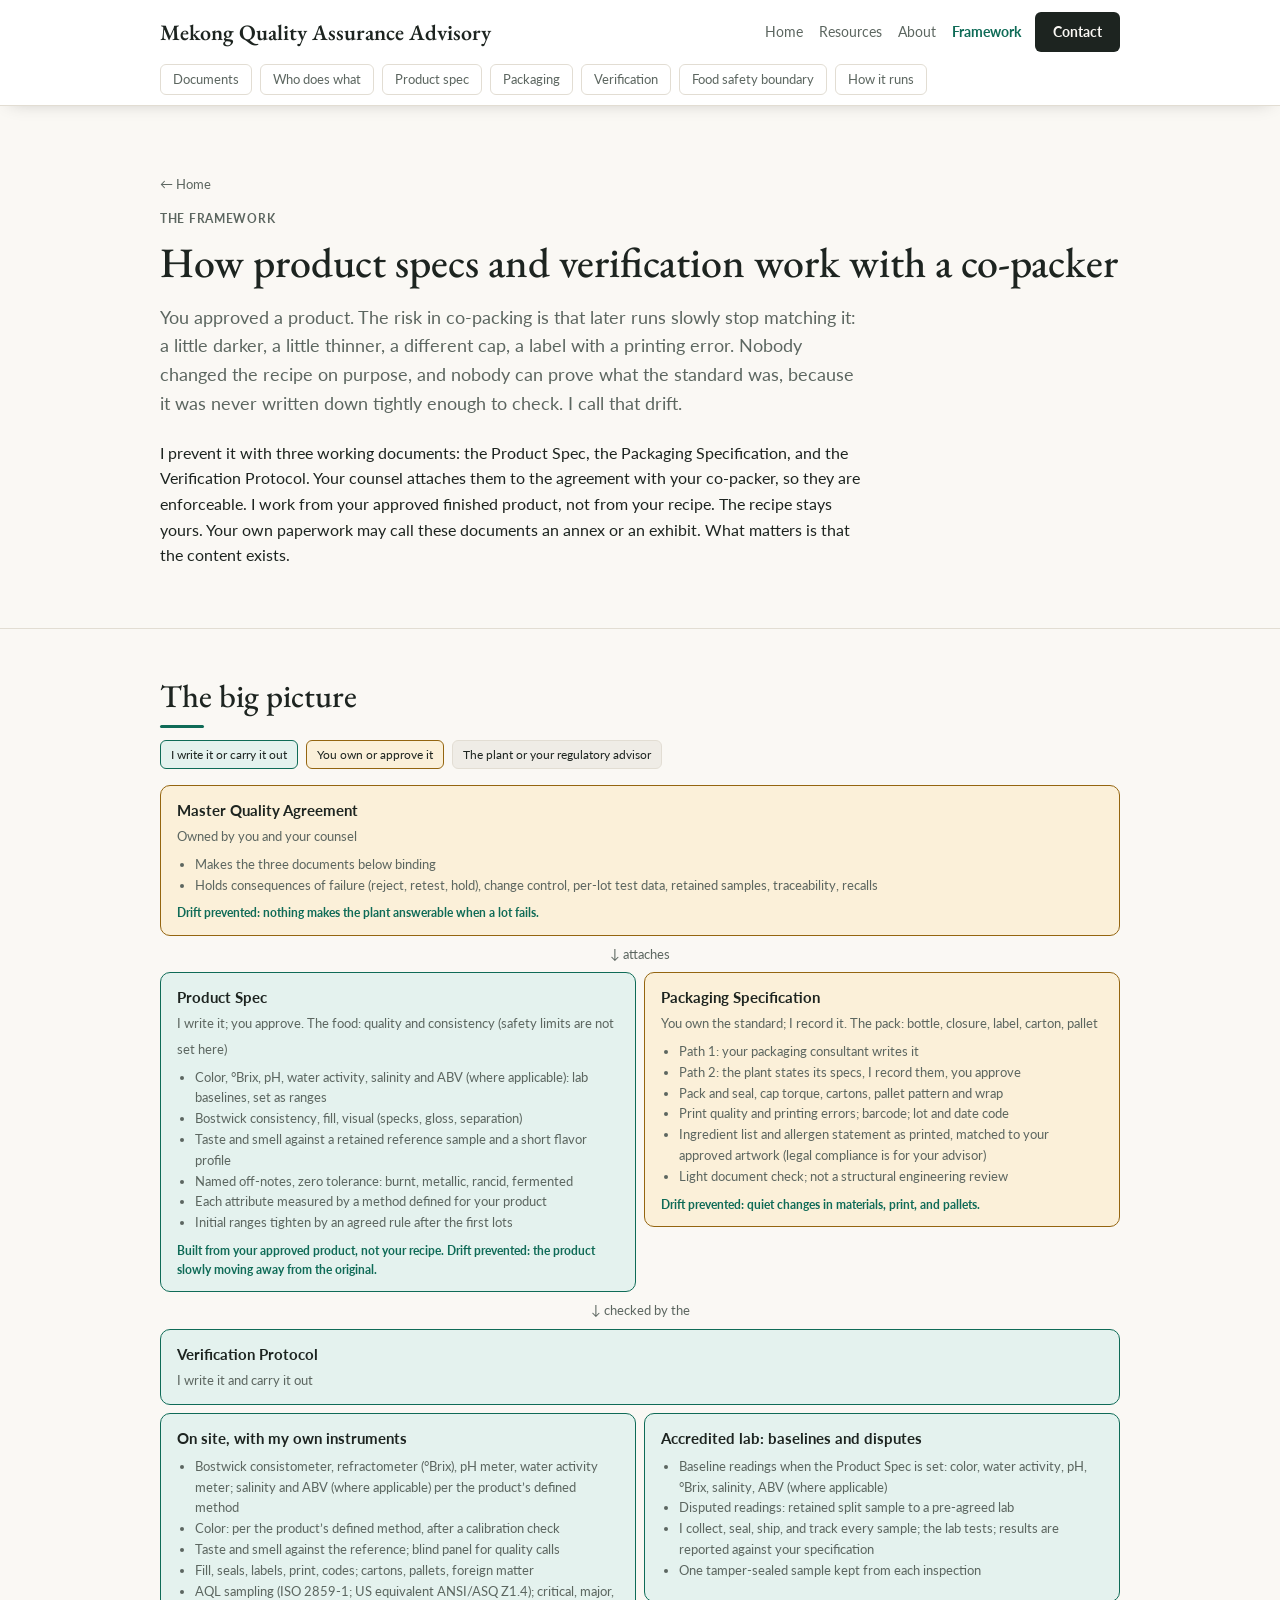
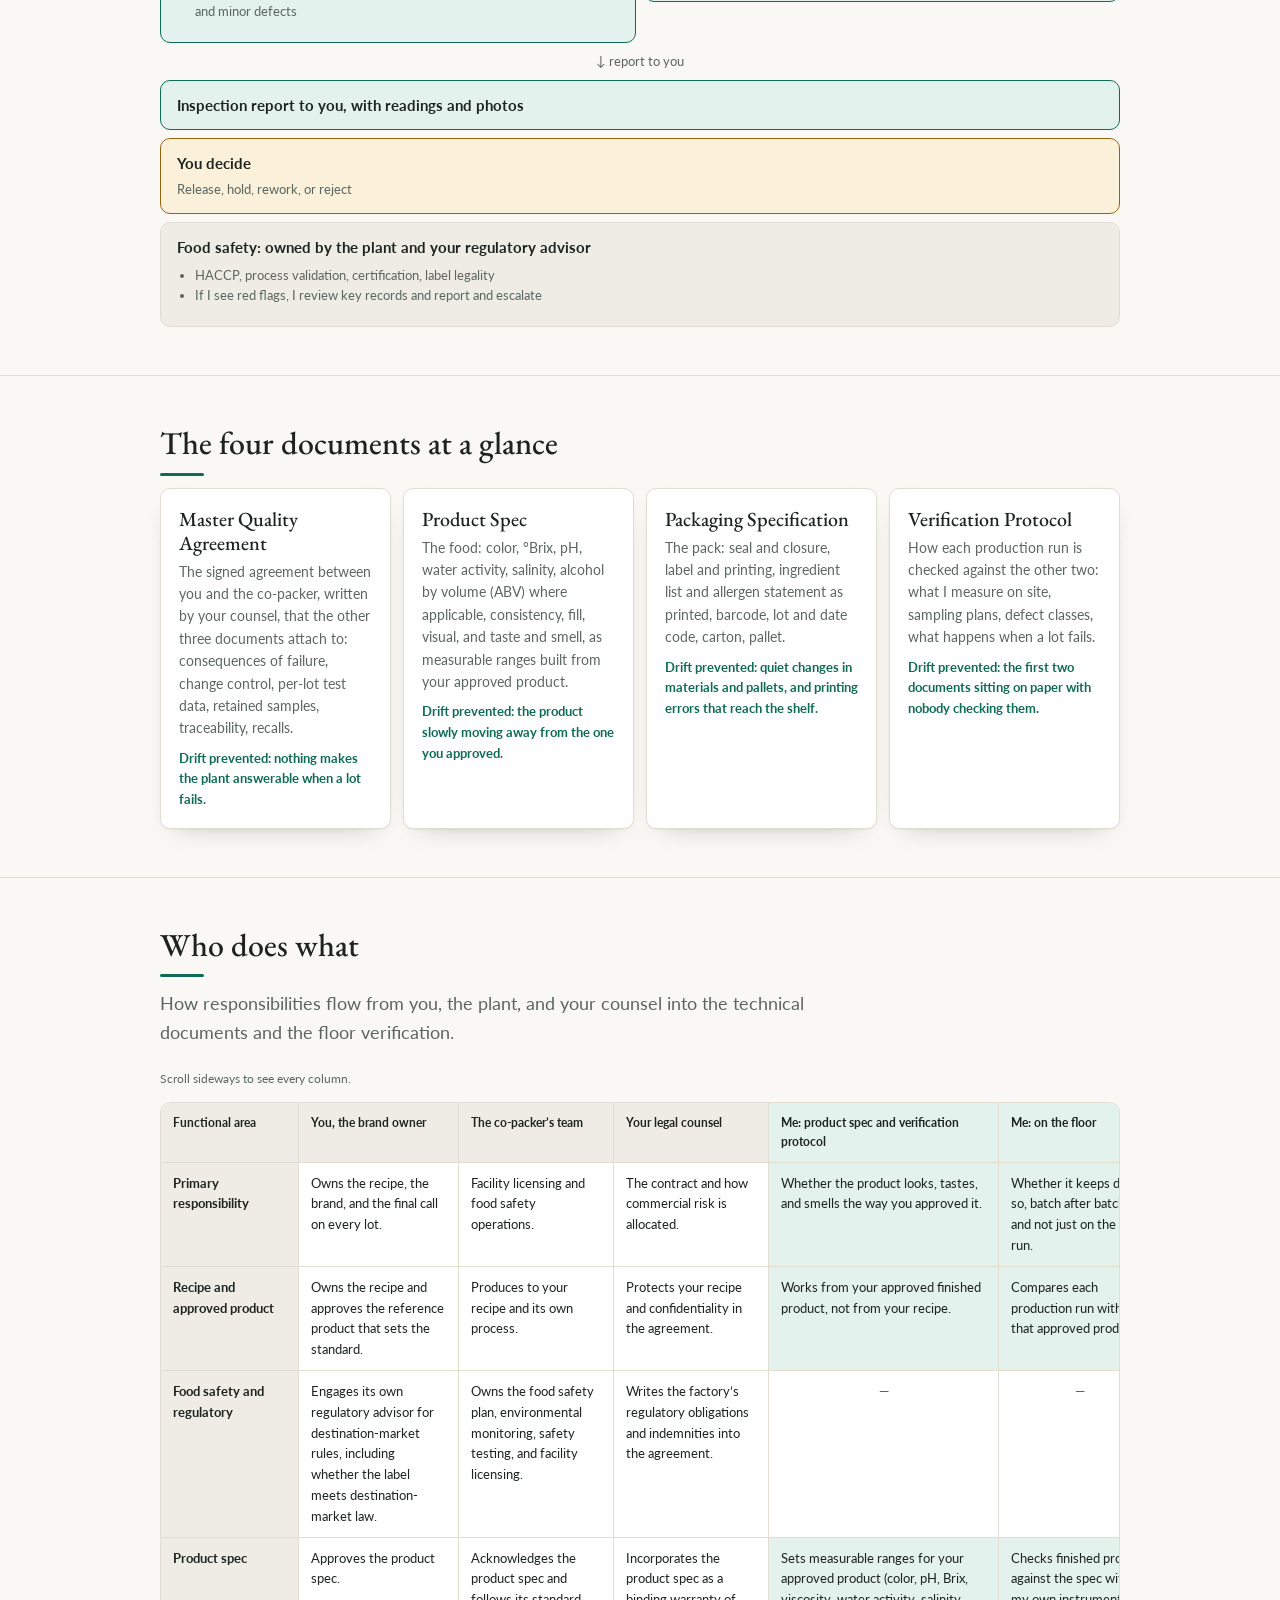
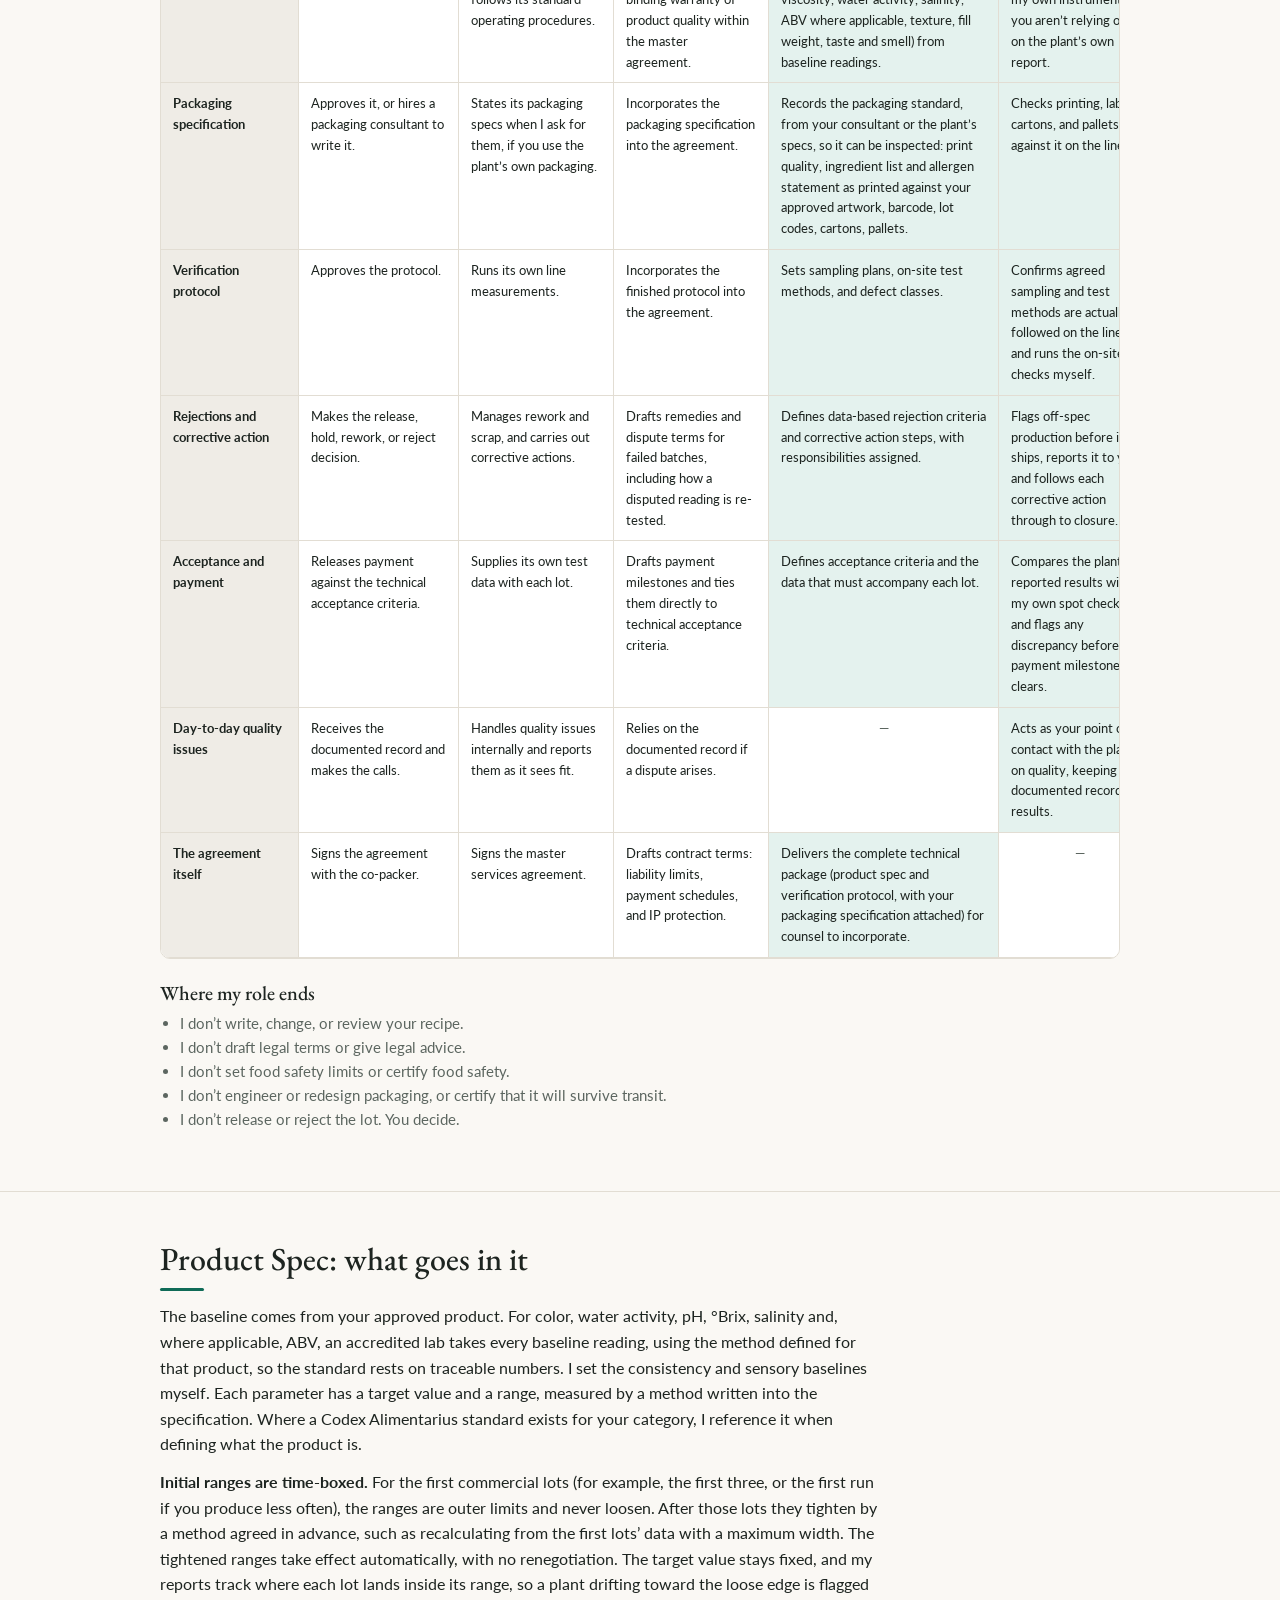
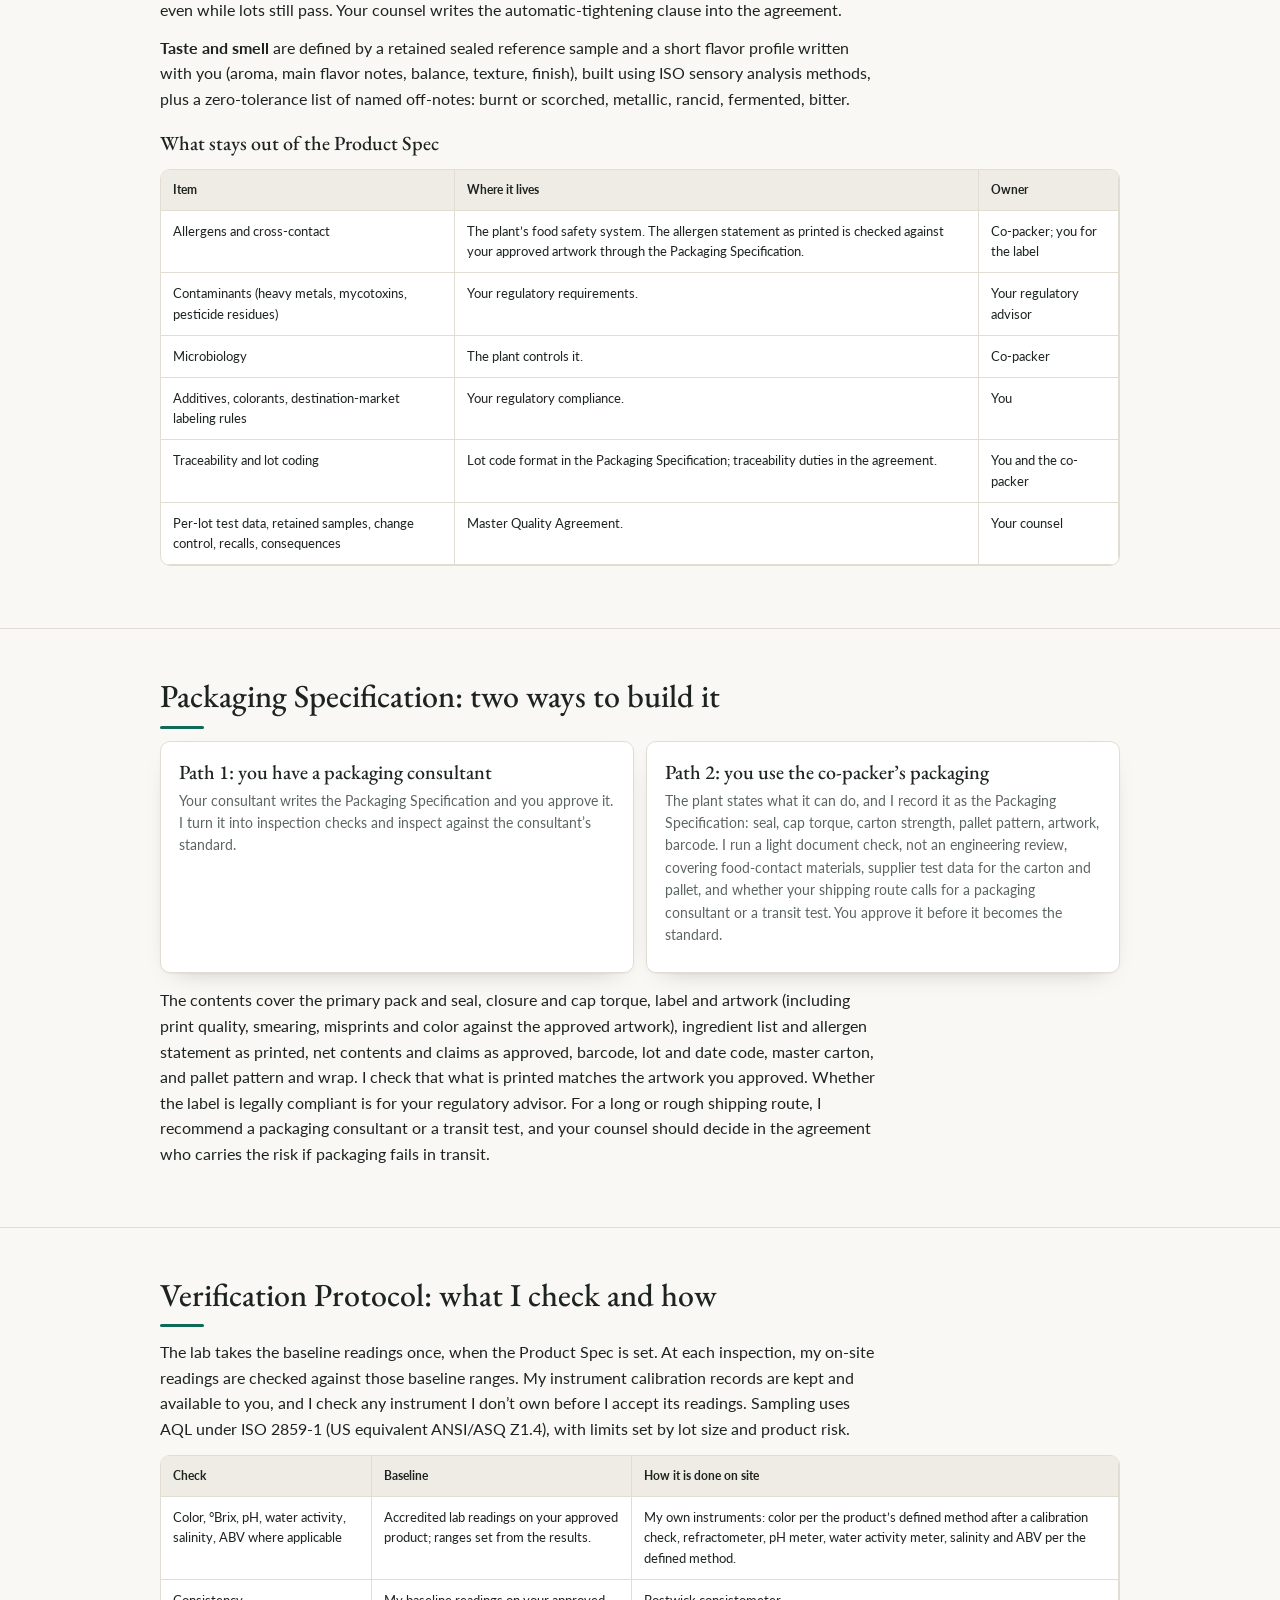
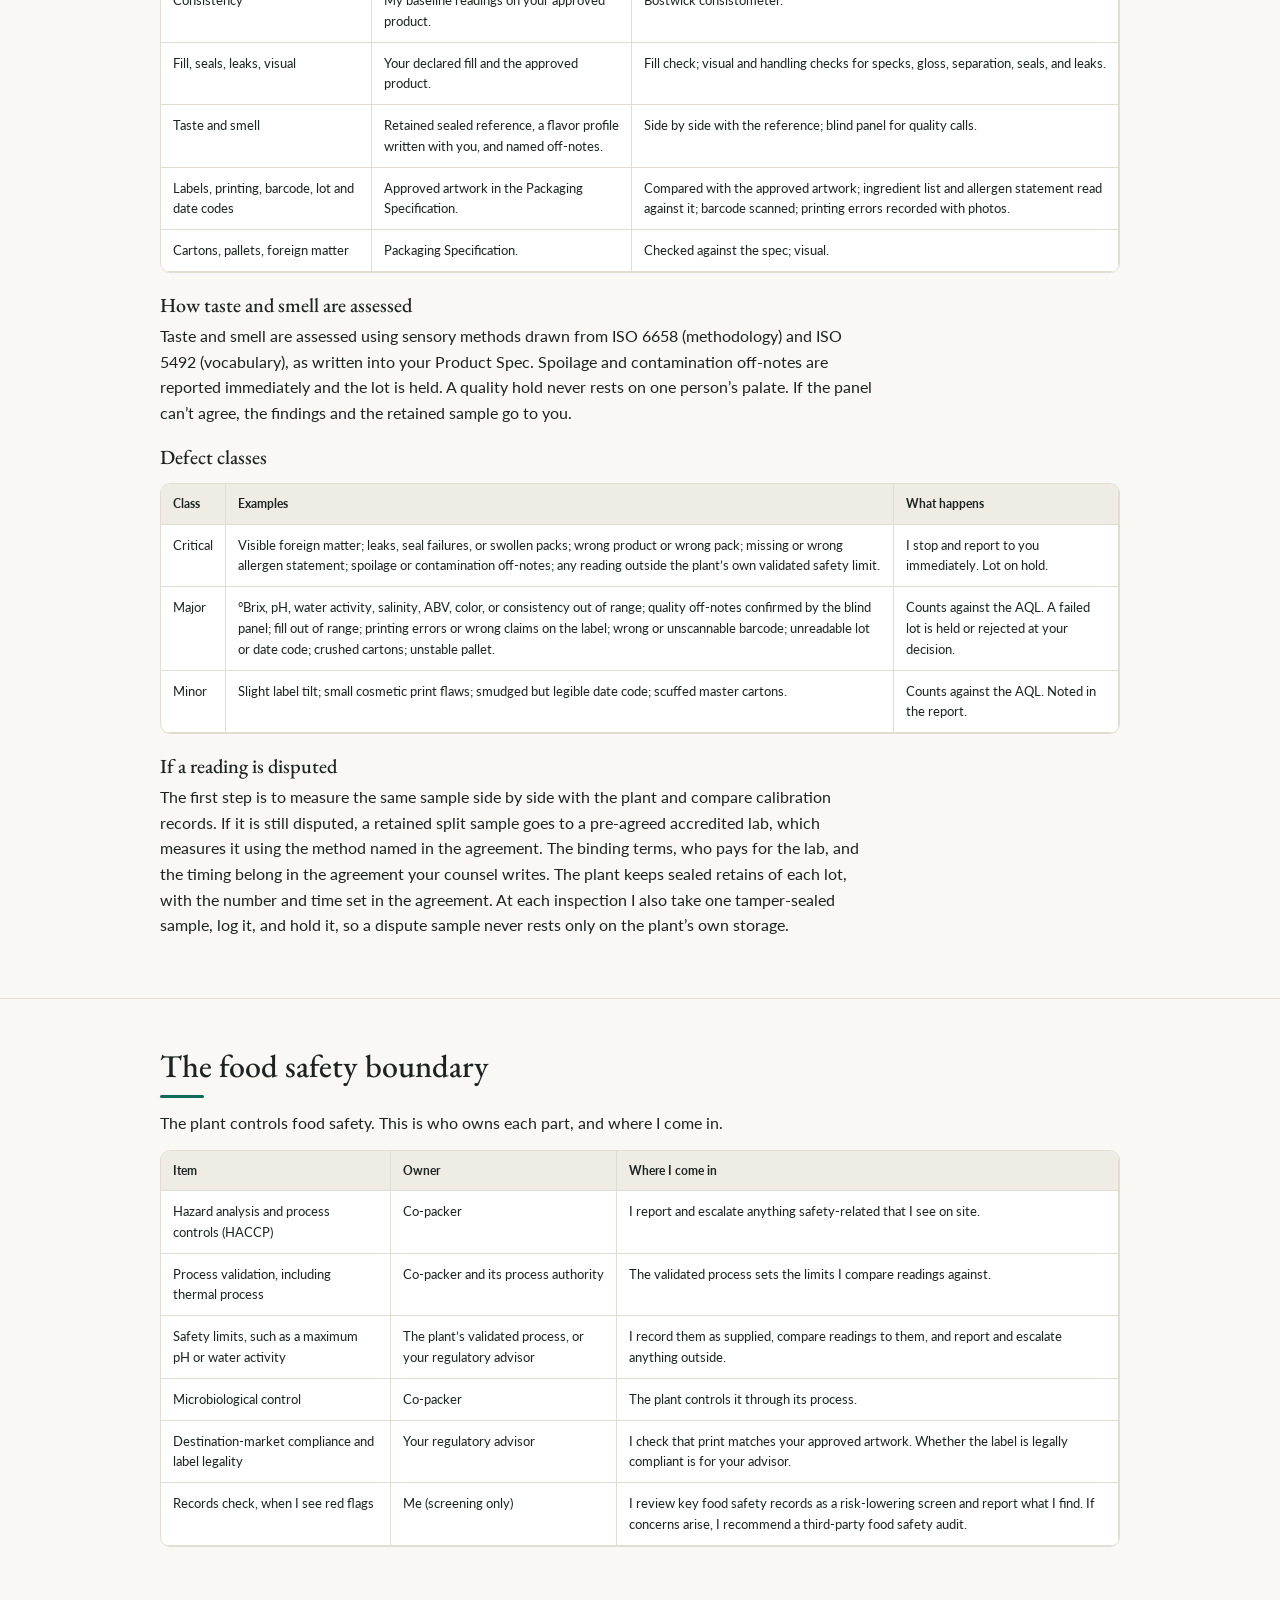
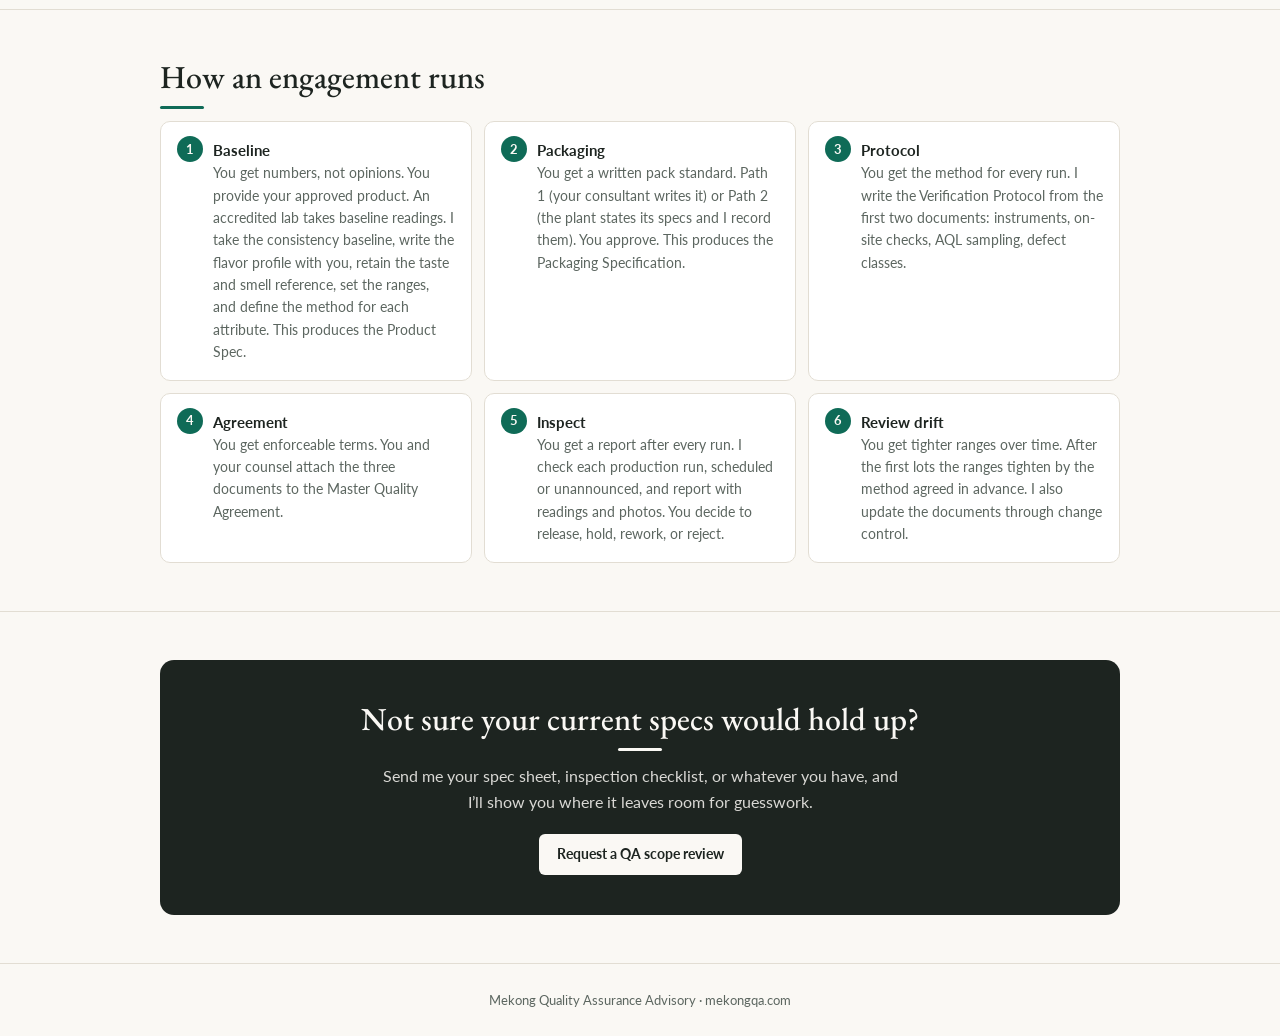
<file: framework.html>
<!DOCTYPE html>
<html lang="en">
<head>
<meta charset="utf-8">
<meta name="viewport" content="width=device-width, initial-scale=1, viewport-fit=cover">
<title>How Product Specs and Verification Work With a Co-Packer | Mekong Quality Assurance Advisory</title>
<meta name="description" content="How the product spec, packaging specification, and verification protocol fit together for food and beverage brands using co-packers in Southeast Asia, and who owns each part.">
<link rel="preconnect" href="https://fonts.googleapis.com">
<link href="https://fonts.googleapis.com/css2?family=EB+Garamond:wght@400;500;600&family=Lato:wght@400;700&display=swap" rel="stylesheet">
<style>
:root{--bg:#faf8f4;--sf:#fff;--tx:#1d2420;--mu:#5c6660;--ln:#e2ddd3;--co:#b4452e;--cob:#fbece8;--te:#0f6b57;--teb:#e4f2ee;--gr:#efece6;color-scheme:light;box-sizing:border-box;padding-top:env(safe-area-inset-top,0px);padding-bottom:env(safe-area-inset-bottom,0px)}
@media (prefers-color-scheme:dark){:root:not([data-theme="light"]){--bg:#151a18;--sf:#1e2522;--tx:#ecefea;--mu:#a3aca6;--ln:#2f3833;--co:#f08a73;--cob:#3a211c;--te:#5cc4a8;--teb:#16302a;--gr:#222a26;color-scheme:dark}}
:root[data-theme="dark"]{--bg:#151a18;--sf:#1e2522;--tx:#ecefea;--mu:#a3aca6;--ln:#2f3833;--co:#f08a73;--cob:#3a211c;--te:#5cc4a8;--teb:#16302a;--gr:#222a26;color-scheme:dark}
*,*::before,*::after{box-sizing:inherit}
html{scroll-behavior:smooth;scroll-padding-top:calc(env(safe-area-inset-top,0px) + 100px)}
body{margin:0;background:var(--bg);color:var(--tx);font:16px/1.6 Lato,system-ui,sans-serif}
body::before{content:"";position:fixed;inset:0 0 auto;height:env(safe-area-inset-top,0px);background:var(--sf);z-index:10}
h1,h2,h3{font-family:"EB Garamond",Georgia,serif;font-weight:500;line-height:1.2;margin:0}
p{margin:0 0 12px}
a{color:var(--te)}
.w{max-width:1000px;margin:0 auto;padding:0 20px}
header{position:sticky;top:env(safe-area-inset-top,0px);z-index:11;background:var(--sf);border-bottom:1px solid var(--ln);box-shadow:0 4px 18px -10px rgba(0,0,0,.3)}
.top{display:flex;justify-content:space-between;align-items:center;padding:12px 0;position:relative}
.brand{font:600 22px/1.15 "EB Garamond",Georgia,serif;color:var(--tx);text-decoration:none}
.r{display:flex;gap:14px;align-items:center}
.r nav{display:flex;gap:16px;align-items:center}
.r nav a{color:var(--mu);text-decoration:none;font-size:14px}
.r nav a[aria-current]{color:var(--te);font-weight:700}
.btn{display:inline-block;background:var(--tx);color:var(--bg)!important;padding:9px 18px;border-radius:6px;font-weight:700;font-size:14px;text-decoration:none}
.menu{display:none;background:none;border:1px solid var(--ln);border-radius:6px;padding:7px 11px;color:var(--tx);font:inherit;font-size:14px;cursor:pointer}
@media(max-width:700px){.menu{display:block}.brand{font-size:17px;max-width:170px}.r nav{display:none;position:absolute;left:-20px;right:-20px;top:100%;background:var(--sf);border-bottom:1px solid var(--ln);flex-direction:column;align-items:flex-start;padding:14px 20px;gap:14px}.r nav.open{display:flex}}
.jump{display:flex;gap:8px;overflow-x:auto;padding:0 0 10px}
.jump a{white-space:nowrap;font-size:13px;padding:4px 12px;border:1px solid var(--ln);border-radius:6px;color:var(--mu);text-decoration:none}
section{padding:48px 0;border-top:1px solid var(--ln)}
.kick{font-size:12px;font-weight:700;letter-spacing:.06em;text-transform:uppercase;color:var(--mu);margin-bottom:10px}
h1{font-size:clamp(28px,5.4vw,42px)}
h2{font-size:clamp(24px,4.5vw,32px);margin-bottom:12px}
h2::after{content:"";display:block;width:44px;height:3px;border-radius:2px;background:var(--te);margin-top:10px}
h3{font-size:20px;margin-bottom:6px}
.lede{font-size:18px;color:var(--mu);max-width:700px;margin:14px 0 22px}
.grid{display:grid;gap:12px;grid-template-columns:repeat(auto-fit,minmax(230px,1fr))}
.card{background:var(--sf);border:1px solid var(--ln);border-radius:10px;padding:18px;box-shadow:0 1px 2px rgba(0,0,0,.05),0 10px 26px -16px rgba(0,0,0,.28)}
.card p{font-size:14px;color:var(--mu);margin:0 0 8px}
.card .tag{color:var(--te);font-weight:700;font-size:13px;margin:8px 0 0}
.tw{overflow-x:auto;border:1px solid var(--ln);border-radius:10px;background:var(--sf);margin:14px 0}
table{border-collapse:collapse;font-size:13px;width:100%}
.big{min-width:1000px}
th,td{padding:10px 12px;border-bottom:1px solid var(--ln);border-right:1px solid var(--ln);vertical-align:top;text-align:left}
thead th{background:var(--gr);font-size:12px;position:sticky;top:0}
tbody th{background:var(--gr);min-width:130px}
.big tbody th{position:sticky;left:0}
.me{background:var(--teb)}
.na{color:var(--mu);text-align:center}
.steps{counter-reset:s;list-style:none;padding:0;margin:0;display:grid;gap:12px;grid-template-columns:repeat(auto-fit,minmax(260px,1fr))}
.steps li{counter-increment:s;background:var(--sf);border:1px solid var(--ln);border-radius:10px;padding:16px 16px 16px 52px;position:relative;font-size:14px;color:var(--mu)}
.steps li::before{content:counter(s);position:absolute;left:16px;top:14px;width:26px;height:26px;border-radius:50%;background:var(--te);color:var(--bg);font-weight:700;font-size:13px;display:flex;align-items:center;justify-content:center}
.steps b{display:block;color:var(--tx);font-size:15px}
.scroll{font-size:12px;color:var(--mu);margin:0}
ul.plain{margin:0 0 12px;padding-left:20px;color:var(--mu);font-size:15px}
.cta{text-align:center;background:var(--tx);color:var(--bg);border-radius:14px;padding:40px 22px}
.cta p{max-width:520px;margin:0 auto 20px;opacity:.85}.cta h2::after{margin:10px auto 0;background:var(--bg)}
.cta .btn{background:var(--bg);color:var(--tx)!important}
footer{padding:26px 0;border-top:1px solid var(--ln);font-size:13px;color:var(--mu);text-align:center}
.flow{display:grid;gap:8px;max-width:820px}.frow{display:grid;gap:8px;grid-template-columns:repeat(auto-fit,minmax(200px,1fr))}.fb{display:block;border:1px solid;border-radius:10px;padding:12px 16px;text-decoration:none;color:var(--tx)}.fb b{display:block;font-size:15px}.fb span{font-size:13px;color:var(--mu)}.fb.me{background:var(--teb);border-color:var(--te)}.fb.you{background:var(--amb);border-color:var(--am)}.fb.pl{background:var(--gr);border-color:var(--ln)}.fa{text-align:center;color:var(--mu);font-size:13px;margin:0}.legend{display:flex;flex-wrap:wrap;gap:8px;margin:0 0 16px}.lg{font-size:12px;padding:4px 10px;border-radius:6px;border:1px solid}.lg.me{background:var(--teb);border-color:var(--te)}.lg.you{background:var(--amb);border-color:var(--am)}.lg.pl{background:var(--gr);border-color:var(--ln)}:root{--am:#946510;--amb:#fbf0d9}@media (prefers-color-scheme:dark){:root:not([data-theme="light"]){--am:#e3b562;--amb:#33290f}}:root[data-theme="dark"]{--am:#e3b562;--amb:#33290f}
.flow{max-width:none}.frow{grid-template-columns:repeat(auto-fit,minmax(270px,1fr));align-items:start}.fb em{display:block;font-size:12px;font-style:normal;color:var(--mu);margin-bottom:6px}.fb ul{margin:6px 0 8px;padding-left:18px;font-size:13px;color:var(--mu)}.fb .sub{font-size:13px;font-weight:700;margin:8px 0 0}.fb .dp{font-size:12px;font-weight:700;color:var(--te);margin:6px 0 0}.fb b a{color:inherit;text-decoration:none}</style>
</head>
<body>
<header><div class="w">
<div class="top"><a class="brand" href="index.html">Mekong Quality Assurance Advisory</a><div class="r"><nav id="nav"><a href="index.html">Home</a><a href="resources.html">Resources</a><a href="about.html">About</a><a href="framework.html" aria-current="page">Framework</a></nav><a class="btn" href="contact.html">Contact</a><button class="menu" id="mb" aria-expanded="false" aria-label="Menu">Menu</button></div></div>
<div class="jump"><a href="#documents">Documents</a><a href="#who">Who does what</a><a href="#spec">Product spec</a><a href="#packaging">Packaging</a><a href="#verification">Verification</a><a href="#safety">Food safety boundary</a><a href="#process">How it runs</a></div>
</div></header>

<main>
<section style="border-top:0;padding-top:64px"><div class="w">
<a href="index.html" style="display:inline-block;font-size:13px;color:var(--mu);text-decoration:none;margin-bottom:14px">&larr; Home</a><p class="kick">The framework</p>
<h1>How product specs and verification work with a co-packer</h1>
<p class="lede">You approved a product. The risk in co-packing is that later runs slowly stop matching it: a little darker, a little thinner, a different cap, a label with a printing error. Nobody changed the recipe on purpose, and nobody can prove what the standard was, because it was never written down tightly enough to check. I call that drift.</p>
<p style="max-width:700px">I prevent it with three working documents: the Product Spec, the Packaging Specification, and the Verification Protocol. Your counsel attaches them to the agreement with your co-packer, so they are enforceable. I work from your approved finished product, not from your recipe. The recipe stays yours. Your own paperwork may call these documents an annex or an exhibit. What matters is that the content exists.</p>
</div></section>

<section id="picture"><div class="w"><h2>The big picture</h2>
<p class="legend"><span class="lg me">I write it or carry it out</span><span class="lg you">You own or approve it</span><span class="lg pl">The plant or your regulatory advisor</span></p>
<div class="flow">
<div class="fb you"><b>Master Quality Agreement</b><span>Owned by you and your counsel</span><ul><li>Makes the three documents below binding</li><li>Holds consequences of failure (reject, retest, hold), change control, per-lot test data, retained samples, traceability, recalls</li></ul><p class="dp">Drift prevented: nothing makes the plant answerable when a lot fails.</p></div>
<p class="fa">&darr; attaches</p>
<div class="frow">
<a class="fb me" href="#spec"><b>Product Spec</b><span>I write it; you approve. The food: quality and consistency (safety limits are not set here)</span><ul><li>Color, °Brix, pH, water activity, salinity and ABV (where applicable): lab baselines, set as ranges</li><li>Bostwick consistency, fill, visual (specks, gloss, separation)</li><li>Taste and smell against a retained reference sample and a short flavor profile</li><li>Named off-notes, zero tolerance: burnt, metallic, rancid, fermented</li><li>Each attribute measured by a method defined for your product</li><li>Initial ranges tighten by an agreed rule after the first lots</li></ul><p class="dp">Built from your approved product, not your recipe. Drift prevented: the product slowly moving away from the original.</p></a>
<a class="fb you" href="#packaging"><b>Packaging Specification</b><span>You own the standard; I record it. The pack: bottle, closure, label, carton, pallet</span><ul><li>Path 1: your packaging consultant writes it</li><li>Path 2: the plant states its specs, I record them, you approve</li><li>Pack and seal, cap torque, cartons, pallet pattern and wrap</li><li>Print quality and printing errors; barcode; lot and date code</li><li>Ingredient list and allergen statement as printed, matched to your approved artwork (legal compliance is for your advisor)</li><li>Light document check; not a structural engineering review</li></ul><p class="dp">Drift prevented: quiet changes in materials, print, and pallets.</p></a>
</div>
<p class="fa">&darr; checked by the</p>
<div class="fb me"><b>Verification Protocol</b><span>I write it and carry it out</span></div>
<div class="frow">
<a class="fb me" href="#verification"><b>On site, with my own instruments</b><ul><li>Bostwick consistometer, refractometer (°Brix), pH meter, water activity meter; salinity and ABV (where applicable) per the product’s defined method</li><li>Color: per the product’s defined method, after a calibration check</li><li>Taste and smell against the reference; blind panel for quality calls</li><li>Fill, seals, labels, print, codes; cartons, pallets, foreign matter</li><li>AQL sampling (ISO 2859-1; US equivalent ANSI/ASQ Z1.4); critical, major, and minor defects</li></ul></a>
<a class="fb me" href="#verification"><b>Accredited lab: baselines and disputes</b><ul><li>Baseline readings when the Product Spec is set: color, water activity, pH, °Brix, salinity, ABV (where applicable)</li><li>Disputed readings: retained split sample to a pre-agreed lab</li><li>I collect, seal, ship, and track every sample; the lab tests; results are reported against your specification</li><li>One tamper-sealed sample kept from each inspection</li></ul></a>
</div>
<p class="fa">&darr; report to you</p>
<div class="fb me"><b>Inspection report to you, with readings and photos</b></div>
<div class="fb you"><b>You decide</b><span>Release, hold, rework, or reject</span></div>
<a class="fb pl" href="#safety"><b>Food safety: owned by the plant and your regulatory advisor</b><ul><li>HACCP, process validation, certification, label legality</li><li>If I see red flags, I review key records and report and escalate</li></ul></a>
</div></div></section>
<section id="documents"><div class="w">
<h2>The four documents at a glance</h2>
<div class="grid">
<div class="card"><h3>Master Quality Agreement</h3><p>The signed agreement between you and the co-packer, written by your counsel, that the other three documents attach to: consequences of failure, change control, per-lot test data, retained samples, traceability, recalls.</p><p class="tag">Drift prevented: nothing makes the plant answerable when a lot fails.</p></div>
<div class="card"><h3>Product Spec</h3><p>The food: color, °Brix, pH, water activity, salinity, alcohol by volume (ABV) where applicable, consistency, fill, visual, and taste and smell, as measurable ranges built from your approved product.</p><p class="tag">Drift prevented: the product slowly moving away from the one you approved.</p></div>
<div class="card"><h3>Packaging Specification</h3><p>The pack: seal and closure, label and printing, ingredient list and allergen statement as printed, barcode, lot and date code, carton, pallet.</p><p class="tag">Drift prevented: quiet changes in materials and pallets, and printing errors that reach the shelf.</p></div>
<div class="card"><h3>Verification Protocol</h3><p>How each production run is checked against the other two: what I measure on site, sampling plans, defect classes, what happens when a lot fails.</p><p class="tag">Drift prevented: the first two documents sitting on paper with nobody checking them.</p></div>
</div>
</div></section>

<section id="who"><div class="w">
<h2>Who does what</h2>
<p class="lede" style="margin-top:0">How responsibilities flow from you, the plant, and your counsel into the technical documents and the floor verification.</p>
<p class="scroll">Scroll sideways to see every column.</p>
<div class="tw" tabindex="0" role="region" aria-label="Division of responsibility table, scrolls sideways on small screens"><table class="big">
<thead><tr><th scope="col">Functional area</th><th scope="col">You, the brand owner</th><th scope="col">The co-packer’s team</th><th scope="col">Your legal counsel</th><th scope="col" class="me">Me: product spec and verification protocol</th><th scope="col" class="me">Me: on the floor</th></tr></thead>
<tbody>
<tr><th scope="row">Primary responsibility</th><td>Owns the recipe, the brand, and the final call on every lot.</td><td>Facility licensing and food safety operations.</td><td>The contract and how commercial risk is allocated.</td><td class="me">Whether the product looks, tastes, and smells the way you approved it.</td><td class="me">Whether it keeps doing so, batch after batch, and not just on the first run.</td></tr>
<tr><th scope="row">Recipe and approved product</th><td>Owns the recipe and approves the reference product that sets the standard.</td><td>Produces to your recipe and its own process.</td><td>Protects your recipe and confidentiality in the agreement.</td><td class="me">Works from your approved finished product, not from your recipe.</td><td class="me">Compares each production run with that approved product.</td></tr>
<tr><th scope="row">Food safety and regulatory</th><td>Engages its own regulatory advisor for destination-market rules, including whether the label meets destination-market law.</td><td>Owns the food safety plan, environmental monitoring, safety testing, and facility licensing.</td><td>Writes the factory’s regulatory obligations and indemnities into the agreement.</td><td class="na">&mdash;</td><td class="na">&mdash;</td></tr>
<tr><th scope="row">Product spec</th><td>Approves the product spec.</td><td>Acknowledges the product spec and follows its standard operating procedures.</td><td>Incorporates the product spec as a binding warranty of product quality within the master agreement.</td><td class="me">Sets measurable ranges for your approved product (color, pH, Brix, viscosity, water activity, salinity, ABV where applicable, texture, fill weight, taste and smell) from baseline readings.</td><td class="me">Checks finished product against the spec with my own instruments, so you aren’t relying only on the plant’s own report.</td></tr>
<tr><th scope="row">Packaging specification</th><td>Approves it, or hires a packaging consultant to write it.</td><td>States its packaging specs when I ask for them, if you use the plant’s own packaging.</td><td>Incorporates the packaging specification into the agreement.</td><td class="me">Records the packaging standard, from your consultant or the plant’s specs, so it can be inspected: print quality, ingredient list and allergen statement as printed against your approved artwork, barcode, lot codes, cartons, pallets.</td><td class="me">Checks printing, labels, cartons, and pallets against it on the line.</td></tr>
<tr><th scope="row">Verification protocol</th><td>Approves the protocol.</td><td>Runs its own line measurements.</td><td>Incorporates the finished protocol into the agreement.</td><td class="me">Sets sampling plans, on-site test methods, and defect classes.</td><td class="me">Confirms agreed sampling and test methods are actually followed on the line, and runs the on-site checks myself.</td></tr>
<tr><th scope="row">Rejections and corrective action</th><td>Makes the release, hold, rework, or reject decision.</td><td>Manages rework and scrap, and carries out corrective actions.</td><td>Drafts remedies and dispute terms for failed batches, including how a disputed reading is re-tested.</td><td class="me">Defines data-based rejection criteria and corrective action steps, with responsibilities assigned.</td><td class="me">Flags off-spec production before it ships, reports it to you, and follows each corrective action through to closure.</td></tr>
<tr><th scope="row">Acceptance and payment</th><td>Releases payment against the technical acceptance criteria.</td><td>Supplies its own test data with each lot.</td><td>Drafts payment milestones and ties them directly to technical acceptance criteria.</td><td class="me">Defines acceptance criteria and the data that must accompany each lot.</td><td class="me">Compares the plant’s reported results with my own spot checks and flags any discrepancy before a payment milestone clears.</td></tr>
<tr><th scope="row">Day-to-day quality issues</th><td>Receives the documented record and makes the calls.</td><td>Handles quality issues internally and reports them as it sees fit.</td><td>Relies on the documented record if a dispute arises.</td><td class="na">&mdash;</td><td class="me">Acts as your point of contact with the plant on quality, keeping a documented record of results.</td></tr>
<tr><th scope="row">The agreement itself</th><td>Signs the agreement with the co-packer.</td><td>Signs the master services agreement.</td><td>Drafts contract terms: liability limits, payment schedules, and IP protection.</td><td class="me">Delivers the complete technical package (product spec and verification protocol, with your packaging specification attached) for counsel to incorporate.</td><td class="na">&mdash;</td></tr>
</tbody></table></div>
<h3 style="margin-top:22px">Where my role ends</h3>
<ul class="plain"><li>I don’t write, change, or review your recipe.</li><li>I don’t draft legal terms or give legal advice.</li><li>I don’t set food safety limits or certify food safety.</li><li>I don’t engineer or redesign packaging, or certify that it will survive transit.</li><li>I don’t release or reject the lot. You decide.</li></ul>
</div></section>

<section id="spec"><div class="w">
<h2>Product Spec: what goes in it</h2>
<p style="max-width:720px">The baseline comes from your approved product. For color, water activity, pH, °Brix, salinity and, where applicable, ABV, an accredited lab takes every baseline reading, using the method defined for that product, so the standard rests on traceable numbers. I set the consistency and sensory baselines myself. Each parameter has a target value and a range, measured by a method written into the specification. Where a Codex Alimentarius standard exists for your category, I reference it when defining what the product is.</p>
<p style="max-width:720px"><b>Initial ranges are time-boxed.</b> For the first commercial lots (for example, the first three, or the first run if you produce less often), the ranges are outer limits and never loosen. After those lots they tighten by a method agreed in advance, such as recalculating from the first lots’ data with a maximum width. The tightened ranges take effect automatically, with no renegotiation. The target value stays fixed, and my reports track where each lot lands inside its range, so a plant drifting toward the loose edge is flagged even while lots still pass. Your counsel writes the automatic-tightening clause into the agreement.</p>
<p style="max-width:720px"><b>Taste and smell</b> are defined by a retained sealed reference sample and a short flavor profile written with you (aroma, main flavor notes, balance, texture, finish), built using ISO sensory analysis methods, plus a zero-tolerance list of named off-notes: burnt or scorched, metallic, rancid, fermented, bitter.</p>
<h3 style="margin-top:20px">What stays out of the Product Spec</h3>
<div class="tw"><table><thead><tr><th>Item</th><th>Where it lives</th><th>Owner</th></tr></thead><tbody>
<tr><td>Allergens and cross-contact</td><td>The plant’s food safety system. The allergen statement as printed is checked against your approved artwork through the Packaging Specification.</td><td>Co-packer; you for the label</td></tr>
<tr><td>Contaminants (heavy metals, mycotoxins, pesticide residues)</td><td>Your regulatory requirements.</td><td>Your regulatory advisor</td></tr>
<tr><td>Microbiology</td><td>The plant controls it.</td><td>Co-packer</td></tr>
<tr><td>Additives, colorants, destination-market labeling rules</td><td>Your regulatory compliance.</td><td>You</td></tr>
<tr><td>Traceability and lot coding</td><td>Lot code format in the Packaging Specification; traceability duties in the agreement.</td><td>You and the co-packer</td></tr>
<tr><td>Per-lot test data, retained samples, change control, recalls, consequences</td><td>Master Quality Agreement.</td><td>Your counsel</td></tr>
</tbody></table></div>
</div></section>

<section id="packaging"><div class="w">
<h2>Packaging Specification: two ways to build it</h2>
<div class="grid">
<div class="card"><h3>Path 1: you have a packaging consultant</h3><p>Your consultant writes the Packaging Specification and you approve it. I turn it into inspection checks and inspect against the consultant’s standard.</p></div>
<div class="card"><h3>Path 2: you use the co-packer’s packaging</h3><p>The plant states what it can do, and I record it as the Packaging Specification: seal, cap torque, carton strength, pallet pattern, artwork, barcode. I run a light document check, not an engineering review, covering food-contact materials, supplier test data for the carton and pallet, and whether your shipping route calls for a packaging consultant or a transit test. You approve it before it becomes the standard.</p></div>
</div>
<p style="max-width:720px;margin-top:14px">The contents cover the primary pack and seal, closure and cap torque, label and artwork (including print quality, smearing, misprints and color against the approved artwork), ingredient list and allergen statement as printed, net contents and claims as approved, barcode, lot and date code, master carton, and pallet pattern and wrap. I check that what is printed matches the artwork you approved. Whether the label is legally compliant is for your regulatory advisor. For a long or rough shipping route, I recommend a packaging consultant or a transit test, and your counsel should decide in the agreement who carries the risk if packaging fails in transit.</p>
</div></section>

<section id="verification"><div class="w">
<h2>Verification Protocol: what I check and how</h2>
<p style="max-width:720px">The lab takes the baseline readings once, when the Product Spec is set. At each inspection, my on-site readings are checked against those baseline ranges. My instrument calibration records are kept and available to you, and I check any instrument I don’t own before I accept its readings. Sampling uses AQL under ISO 2859-1 (US equivalent ANSI/ASQ Z1.4), with limits set by lot size and product risk.</p>
<div class="tw"><table><thead><tr><th>Check</th><th>Baseline</th><th>How it is done on site</th></tr></thead><tbody>
<tr><td>Color, °Brix, pH, water activity, salinity, ABV where applicable</td><td>Accredited lab readings on your approved product; ranges set from the results.</td><td>My own instruments: color per the product’s defined method after a calibration check, refractometer, pH meter, water activity meter, salinity and ABV per the defined method.</td></tr>
<tr><td>Consistency</td><td>My baseline readings on your approved product.</td><td>Bostwick consistometer.</td></tr>
<tr><td>Fill, seals, leaks, visual</td><td>Your declared fill and the approved product.</td><td>Fill check; visual and handling checks for specks, gloss, separation, seals, and leaks.</td></tr>
<tr><td>Taste and smell</td><td>Retained sealed reference, a flavor profile written with you, and named off-notes.</td><td>Side by side with the reference; blind panel for quality calls.</td></tr>
<tr><td>Labels, printing, barcode, lot and date codes</td><td>Approved artwork in the Packaging Specification.</td><td>Compared with the approved artwork; ingredient list and allergen statement read against it; barcode scanned; printing errors recorded with photos.</td></tr>
<tr><td>Cartons, pallets, foreign matter</td><td>Packaging Specification.</td><td>Checked against the spec; visual.</td></tr>
</tbody></table></div>
<h3 style="margin-top:20px">How taste and smell are assessed</h3>
<p style="max-width:720px">Taste and smell are assessed using sensory methods drawn from ISO 6658 (methodology) and ISO 5492 (vocabulary), as written into your Product Spec. Spoilage and contamination off-notes are reported immediately and the lot is held. A quality hold never rests on one person’s palate. If the panel can’t agree, the findings and the retained sample go to you.</p>
<h3 style="margin-top:20px">Defect classes</h3>
<div class="tw"><table><thead><tr><th>Class</th><th>Examples</th><th>What happens</th></tr></thead><tbody>
<tr><td>Critical</td><td>Visible foreign matter; leaks, seal failures, or swollen packs; wrong product or wrong pack; missing or wrong allergen statement; spoilage or contamination off-notes; any reading outside the plant’s own validated safety limit.</td><td>I stop and report to you immediately. Lot on hold.</td></tr>
<tr><td>Major</td><td>°Brix, pH, water activity, salinity, ABV, color, or consistency out of range; quality off-notes confirmed by the blind panel; fill out of range; printing errors or wrong claims on the label; wrong or unscannable barcode; unreadable lot or date code; crushed cartons; unstable pallet.</td><td>Counts against the AQL. A failed lot is held or rejected at your decision.</td></tr>
<tr><td>Minor</td><td>Slight label tilt; small cosmetic print flaws; smudged but legible date code; scuffed master cartons.</td><td>Counts against the AQL. Noted in the report.</td></tr>
</tbody></table></div>
<h3 style="margin-top:20px">If a reading is disputed</h3>
<p style="max-width:720px">The first step is to measure the same sample side by side with the plant and compare calibration records. If it is still disputed, a retained split sample goes to a pre-agreed accredited lab, which measures it using the method named in the agreement. The binding terms, who pays for the lab, and the timing belong in the agreement your counsel writes. The plant keeps sealed retains of each lot, with the number and time set in the agreement. At each inspection I also take one tamper-sealed sample, log it, and hold it, so a dispute sample never rests only on the plant’s own storage.</p>
</div></section>

<section id="safety"><div class="w">
<h2>The food safety boundary</h2>
<p style="max-width:720px">The plant controls food safety. This is who owns each part, and where I come in.</p>
<div class="tw"><table><thead><tr><th>Item</th><th>Owner</th><th>Where I come in</th></tr></thead><tbody>
<tr><td>Hazard analysis and process controls (HACCP)</td><td>Co-packer</td><td>I report and escalate anything safety-related that I see on site.</td></tr>
<tr><td>Process validation, including thermal process</td><td>Co-packer and its process authority</td><td>The validated process sets the limits I compare readings against.</td></tr>
<tr><td>Safety limits, such as a maximum pH or water activity</td><td>The plant’s validated process, or your regulatory advisor</td><td>I record them as supplied, compare readings to them, and report and escalate anything outside.</td></tr>
<tr><td>Microbiological control</td><td>Co-packer</td><td>The plant controls it through its process.</td></tr>
<tr><td>Destination-market compliance and label legality</td><td>Your regulatory advisor</td><td>I check that print matches your approved artwork. Whether the label is legally compliant is for your advisor.</td></tr>
<tr><td>Records check, when I see red flags</td><td>Me (screening only)</td><td>I review key food safety records as a risk-lowering screen and report what I find. If concerns arise, I recommend a third-party food safety audit.</td></tr>
</tbody></table></div>
</div></section>

<section id="process"><div class="w">
<h2>How an engagement runs</h2>
<ol class="steps">
<li><b>Baseline</b>You get numbers, not opinions. You provide your approved product. An accredited lab takes baseline readings. I take the consistency baseline, write the flavor profile with you, retain the taste and smell reference, set the ranges, and define the method for each attribute. This produces the Product Spec.</li>
<li><b>Packaging</b>You get a written pack standard. Path 1 (your consultant writes it) or Path 2 (the plant states its specs and I record them). You approve. This produces the Packaging Specification.</li>
<li><b>Protocol</b>You get the method for every run. I write the Verification Protocol from the first two documents: instruments, on-site checks, AQL sampling, defect classes.</li>
<li><b>Agreement</b>You get enforceable terms. You and your counsel attach the three documents to the Master Quality Agreement.</li>
<li><b>Inspect</b>You get a report after every run. I check each production run, scheduled or unannounced, and report with readings and photos. You decide to release, hold, rework, or reject.</li>
<li><b>Review drift</b>You get tighter ranges over time. After the first lots the ranges tighten by the method agreed in advance. I also update the documents through change control.</li>
</ol>
</div></section>

<section><div class="w"><div class="cta">
<h2>Not sure your current specs would hold up?</h2>
<p>Send me your spec sheet, inspection checklist, or whatever you have, and I’ll show you where it leaves room for guesswork.</p>
<a class="btn" href="contact.html">Request a QA scope review</a>
</div></div></section>
</main>
<footer><div class="w">Mekong Quality Assurance Advisory &middot; mekongqa.com</div></footer>
<script>
document.getElementById('mb').addEventListener('click',function(){var o=document.getElementById('nav').classList.toggle('open');this.setAttribute('aria-expanded',o)});
</script>
</body>
</html>
</file>
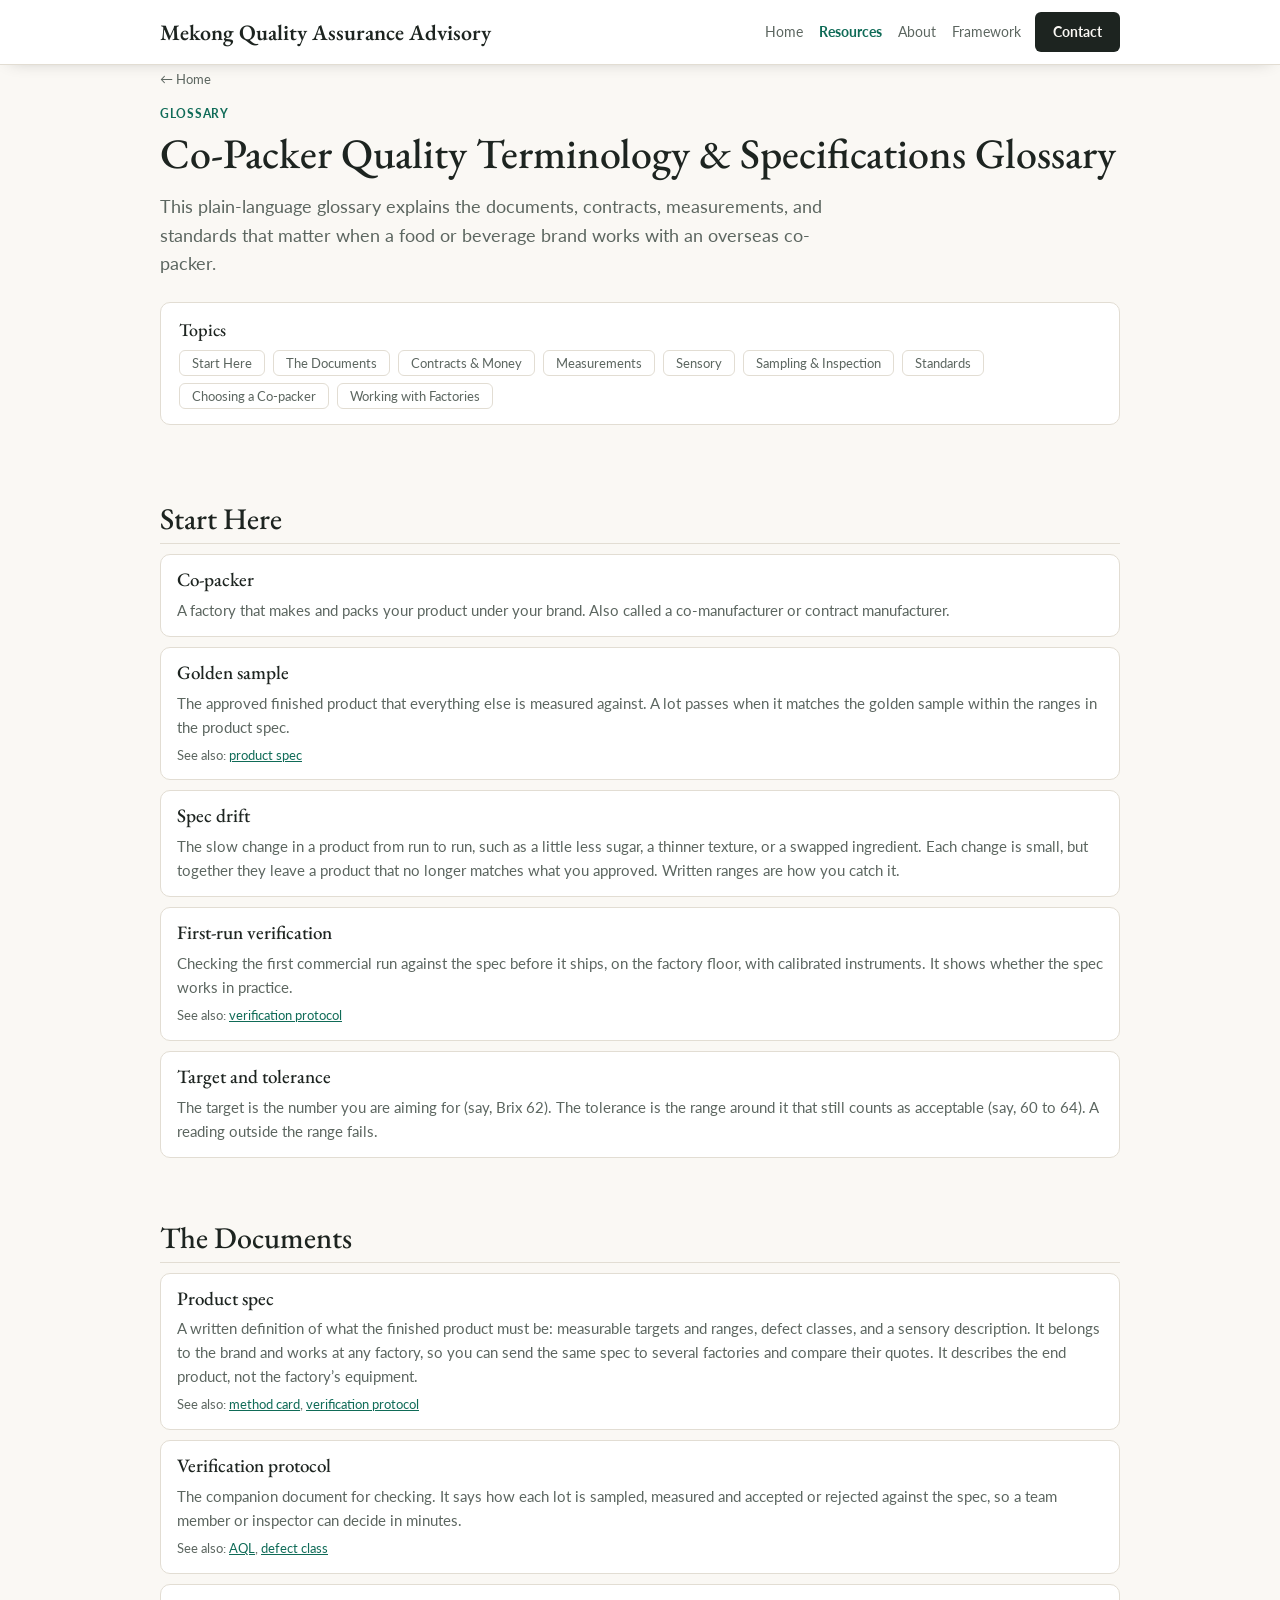
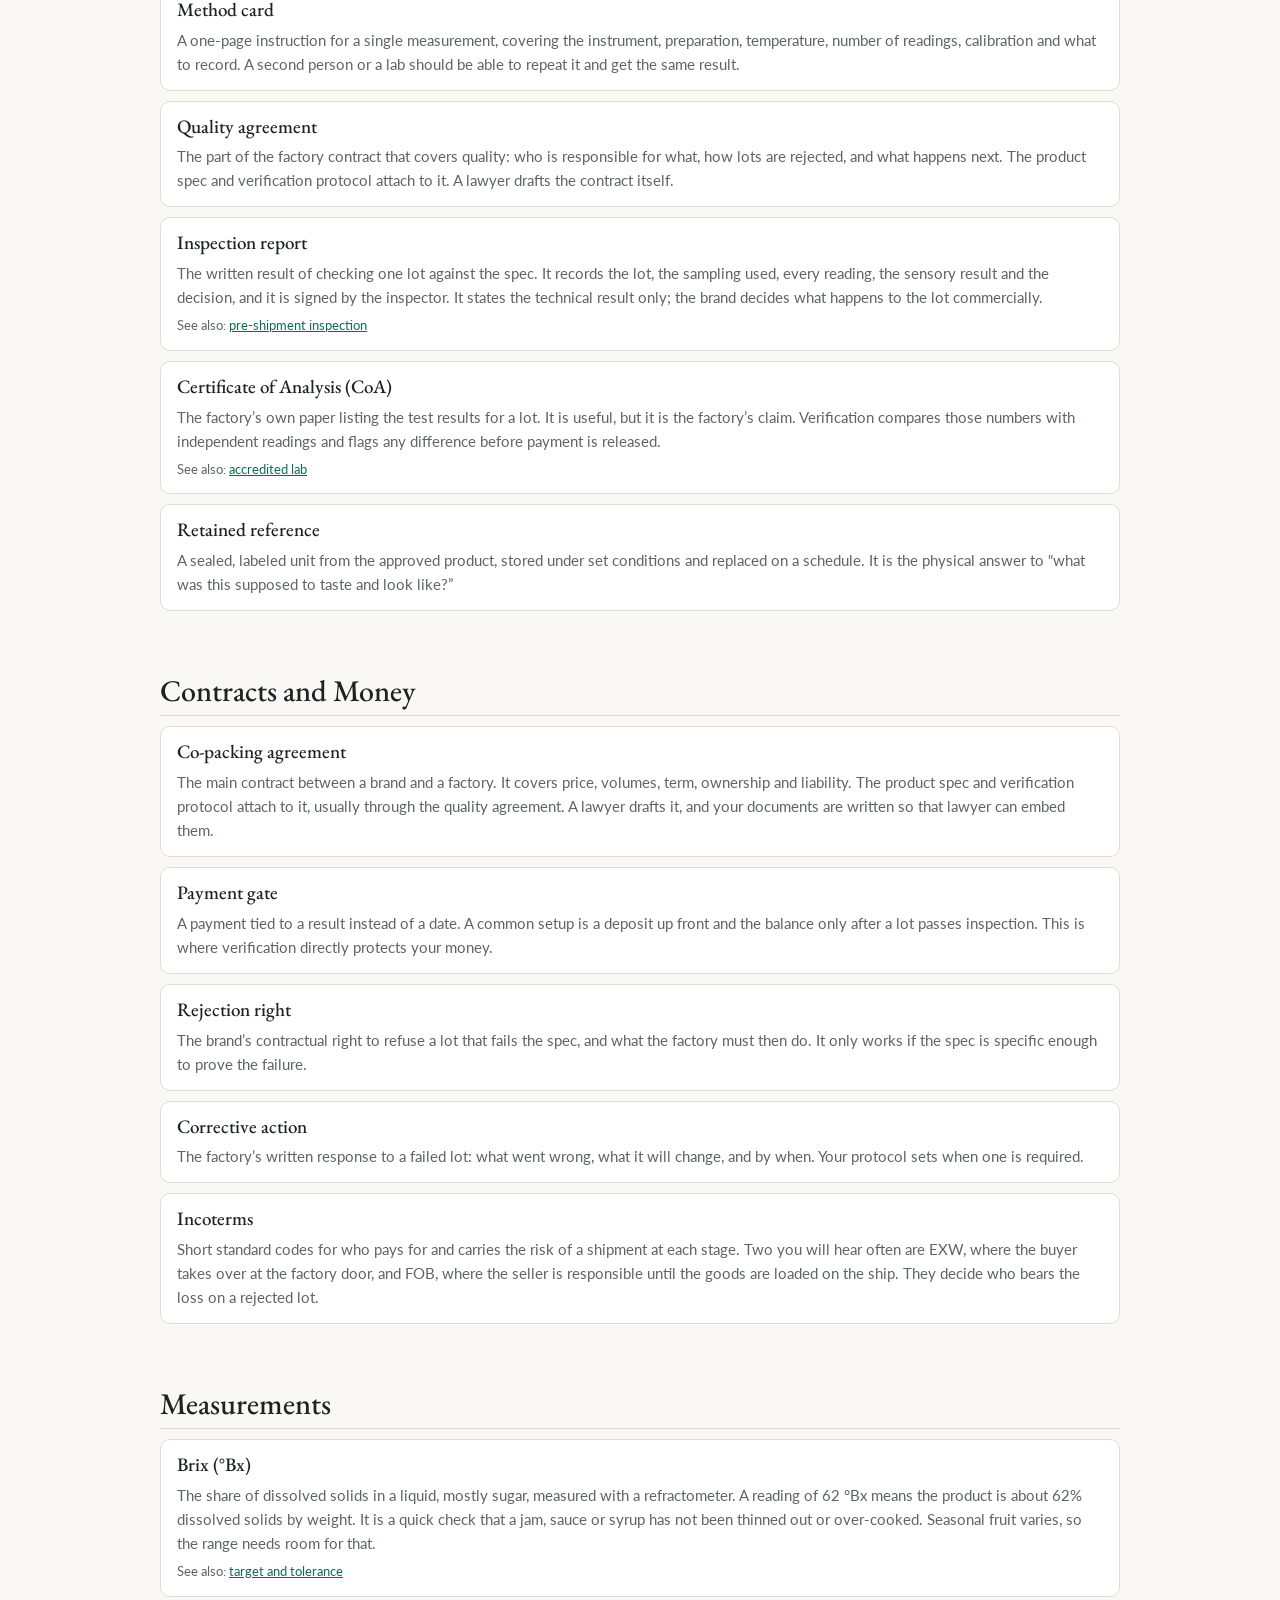
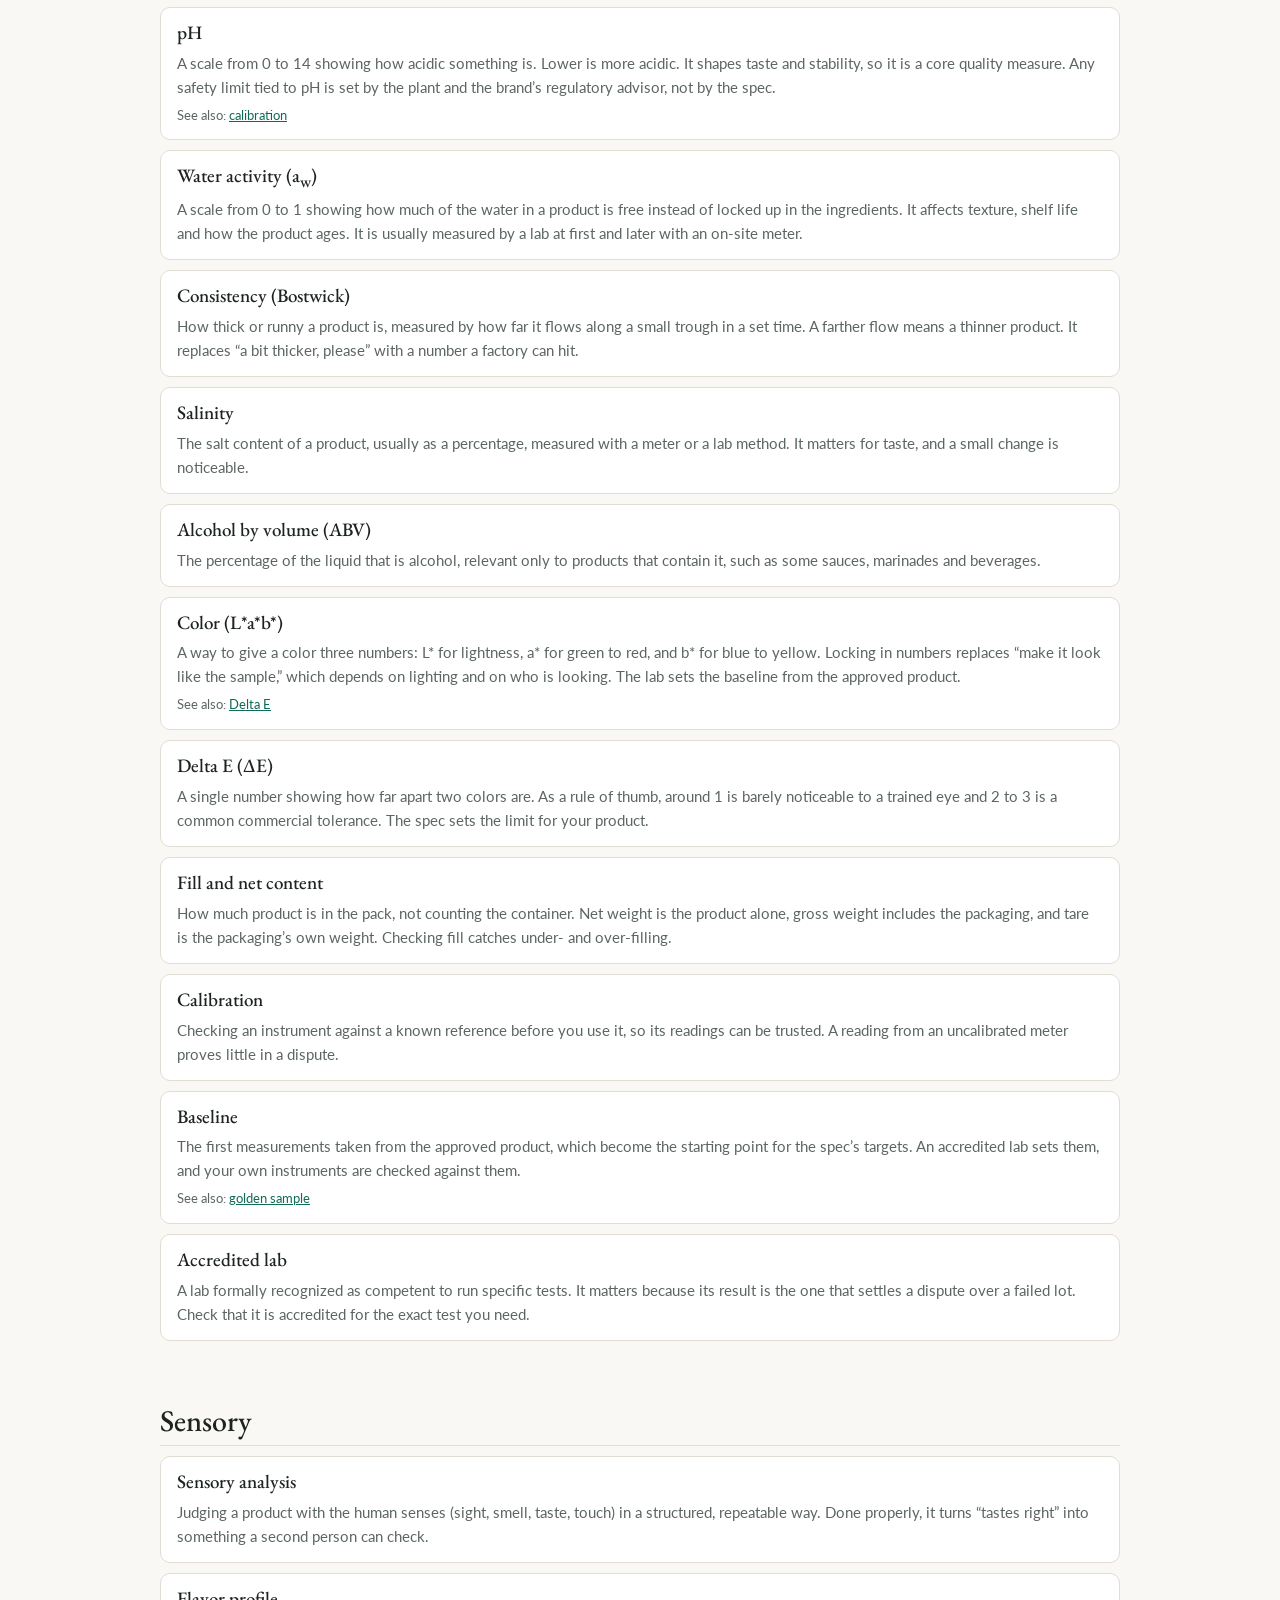
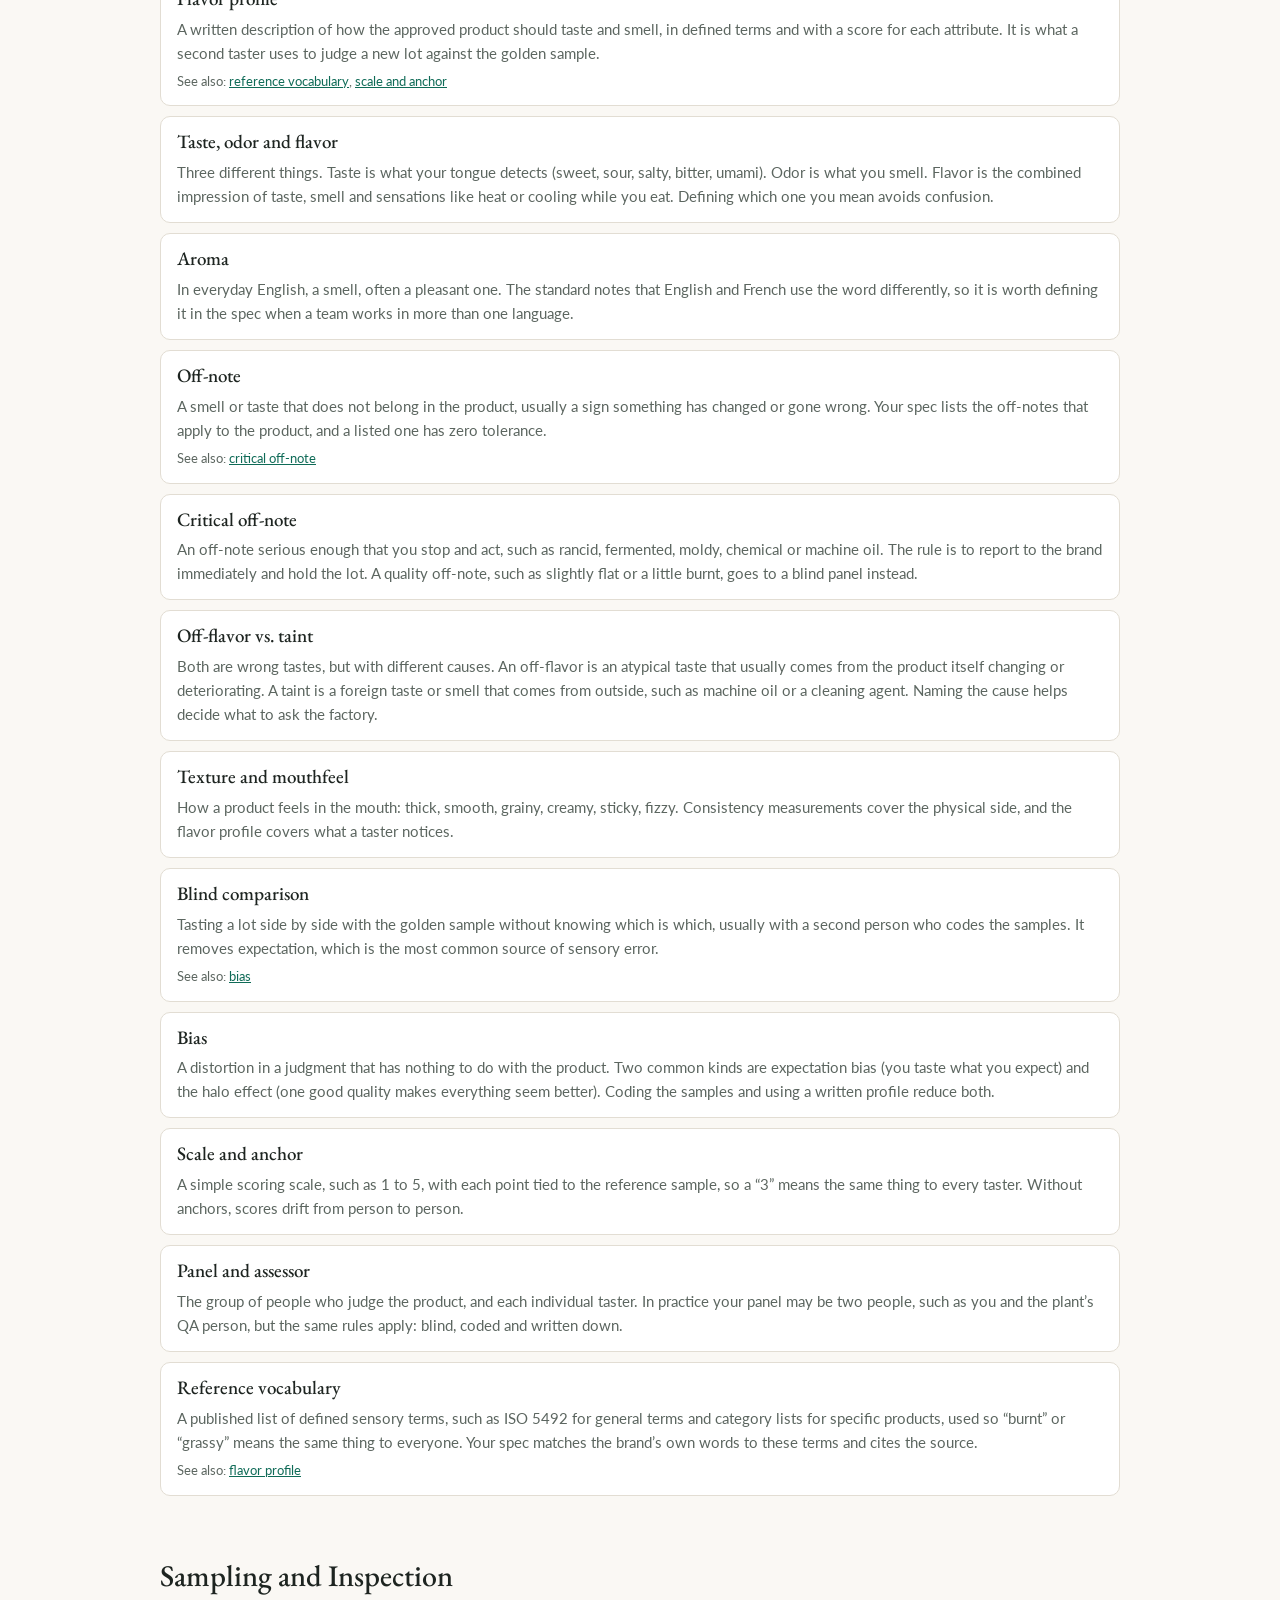
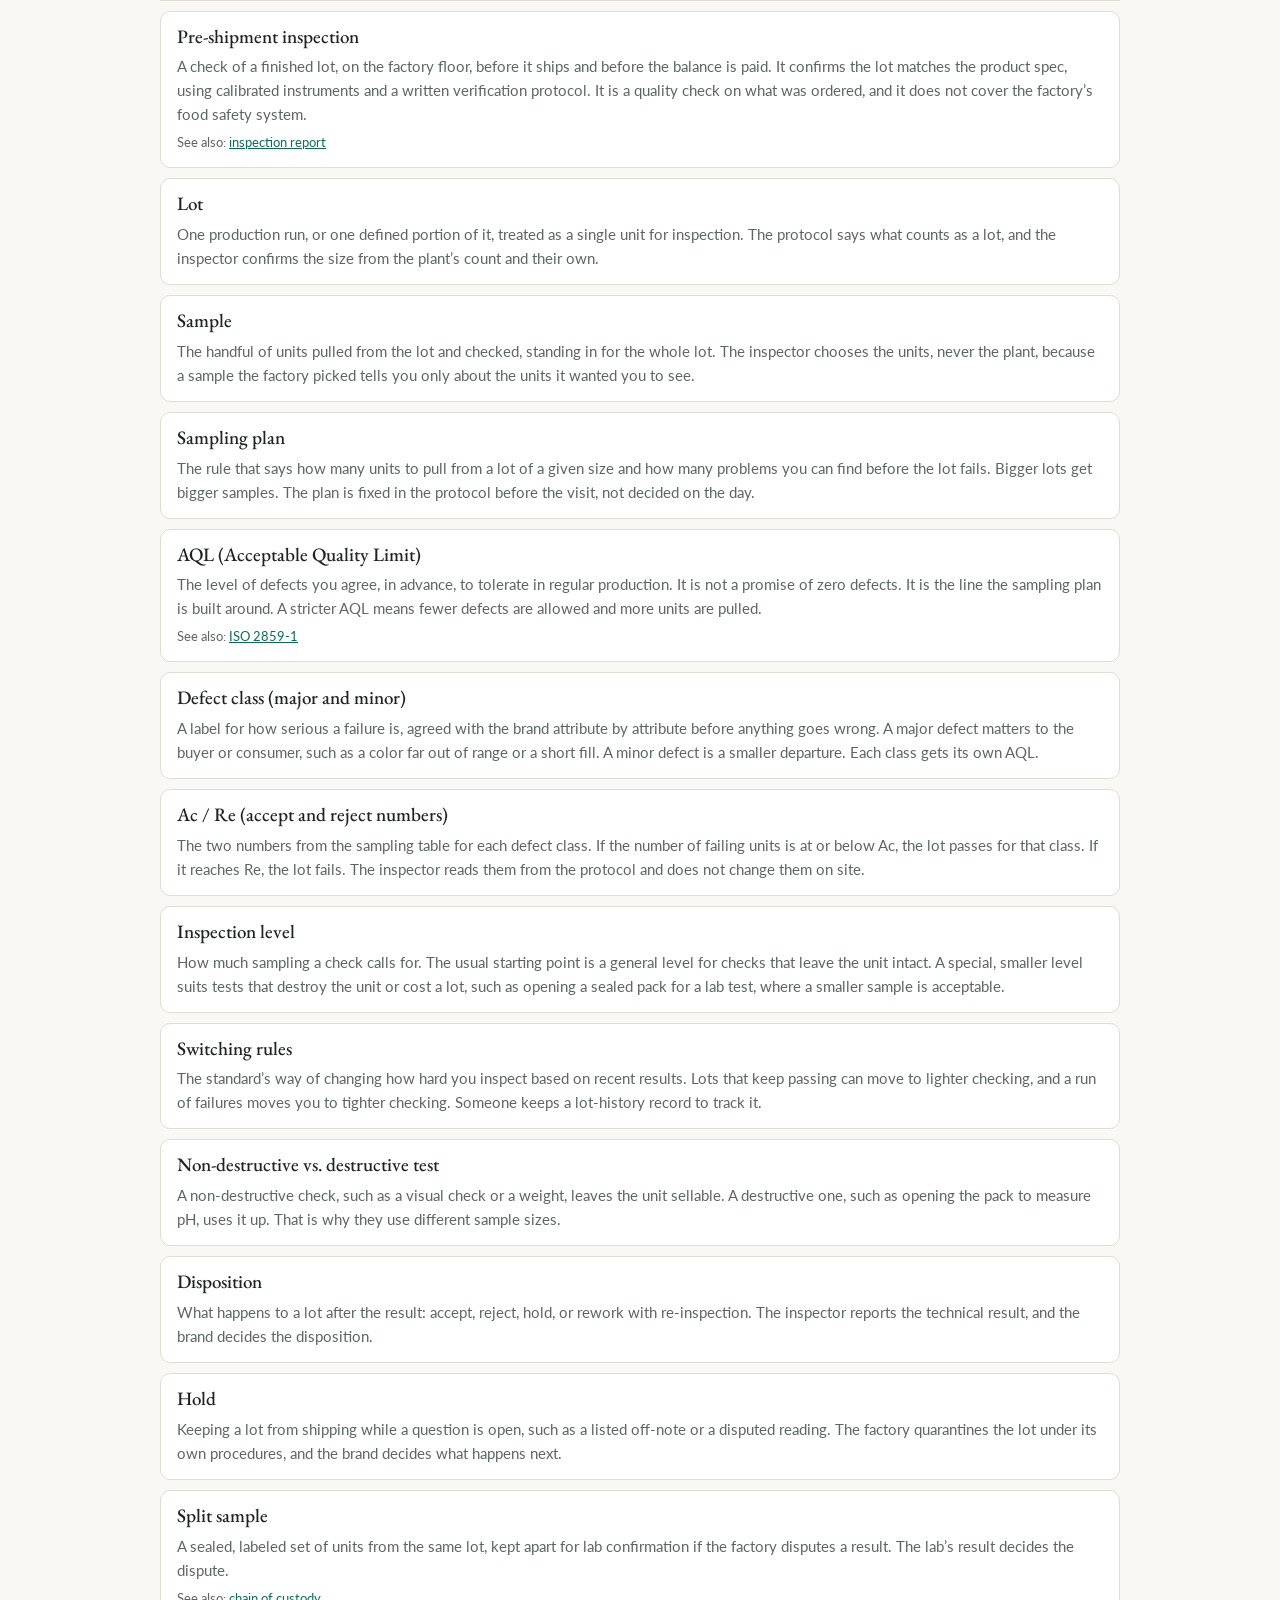
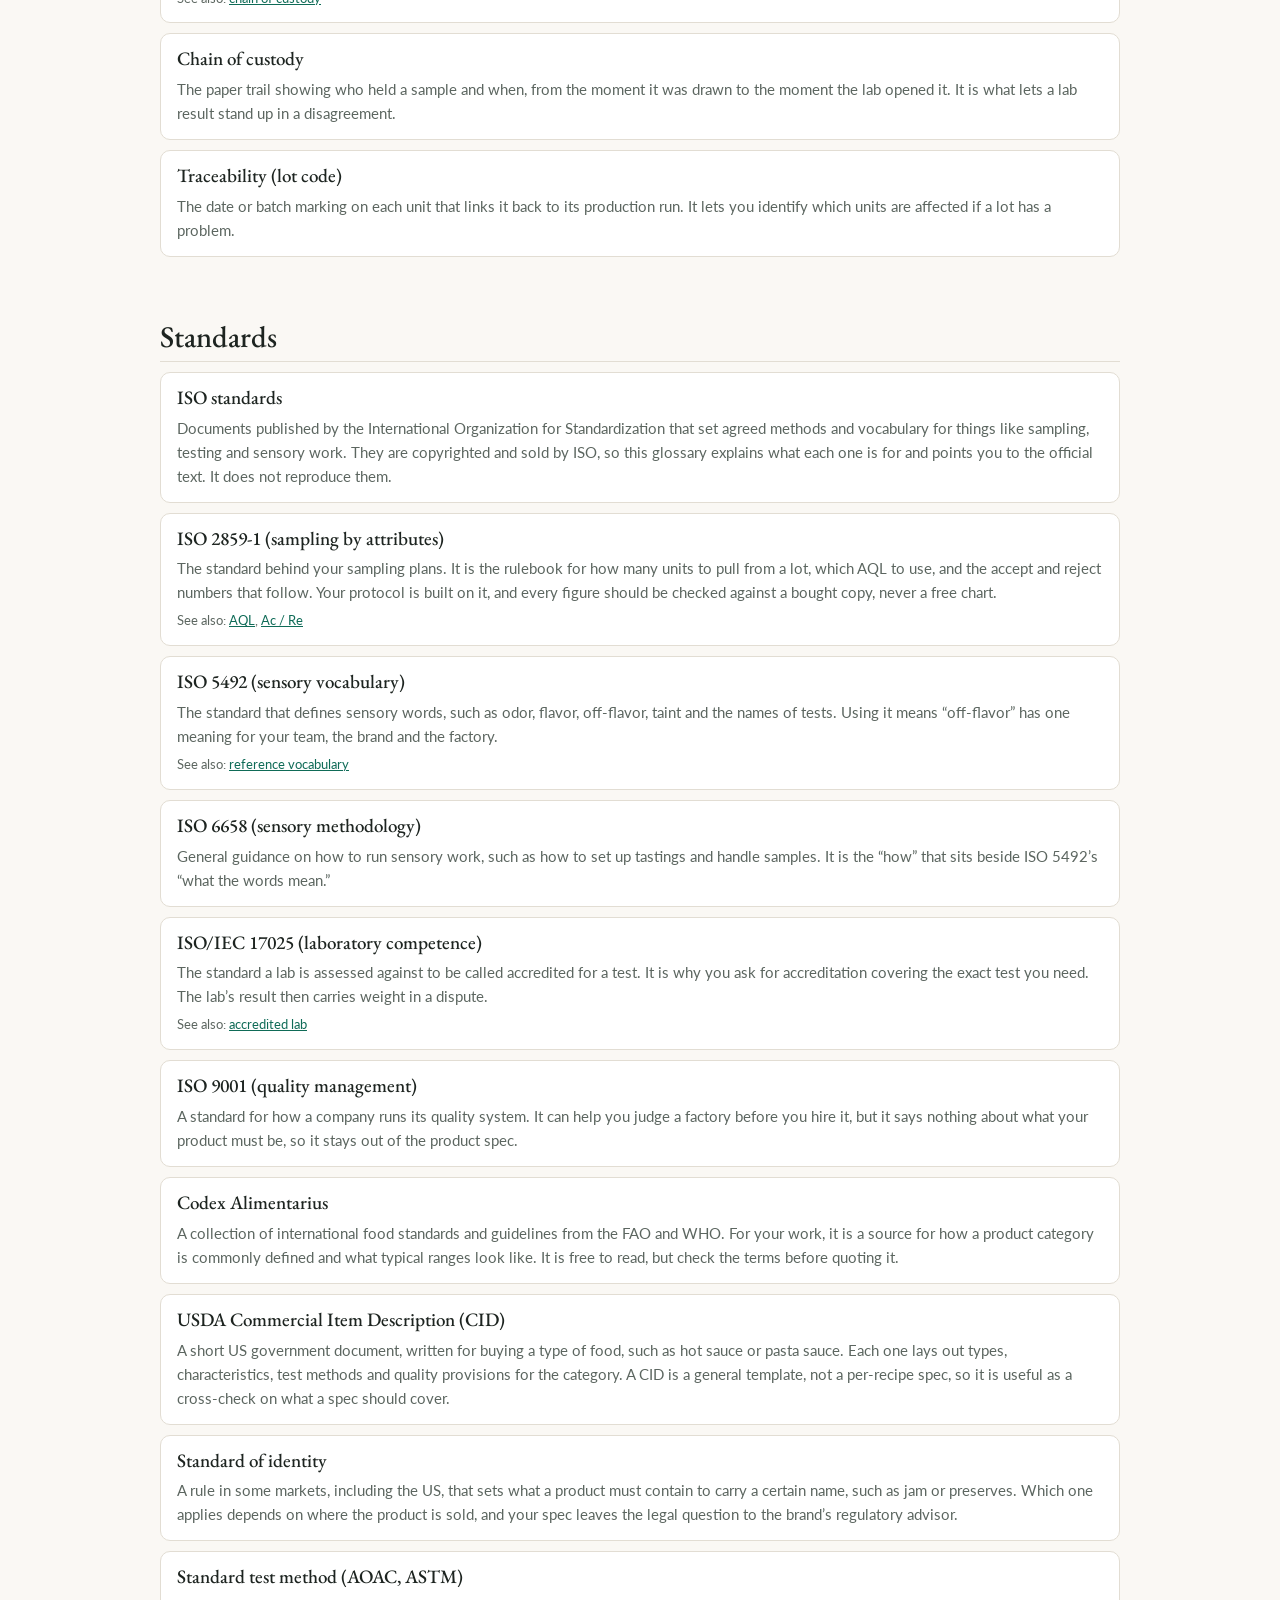
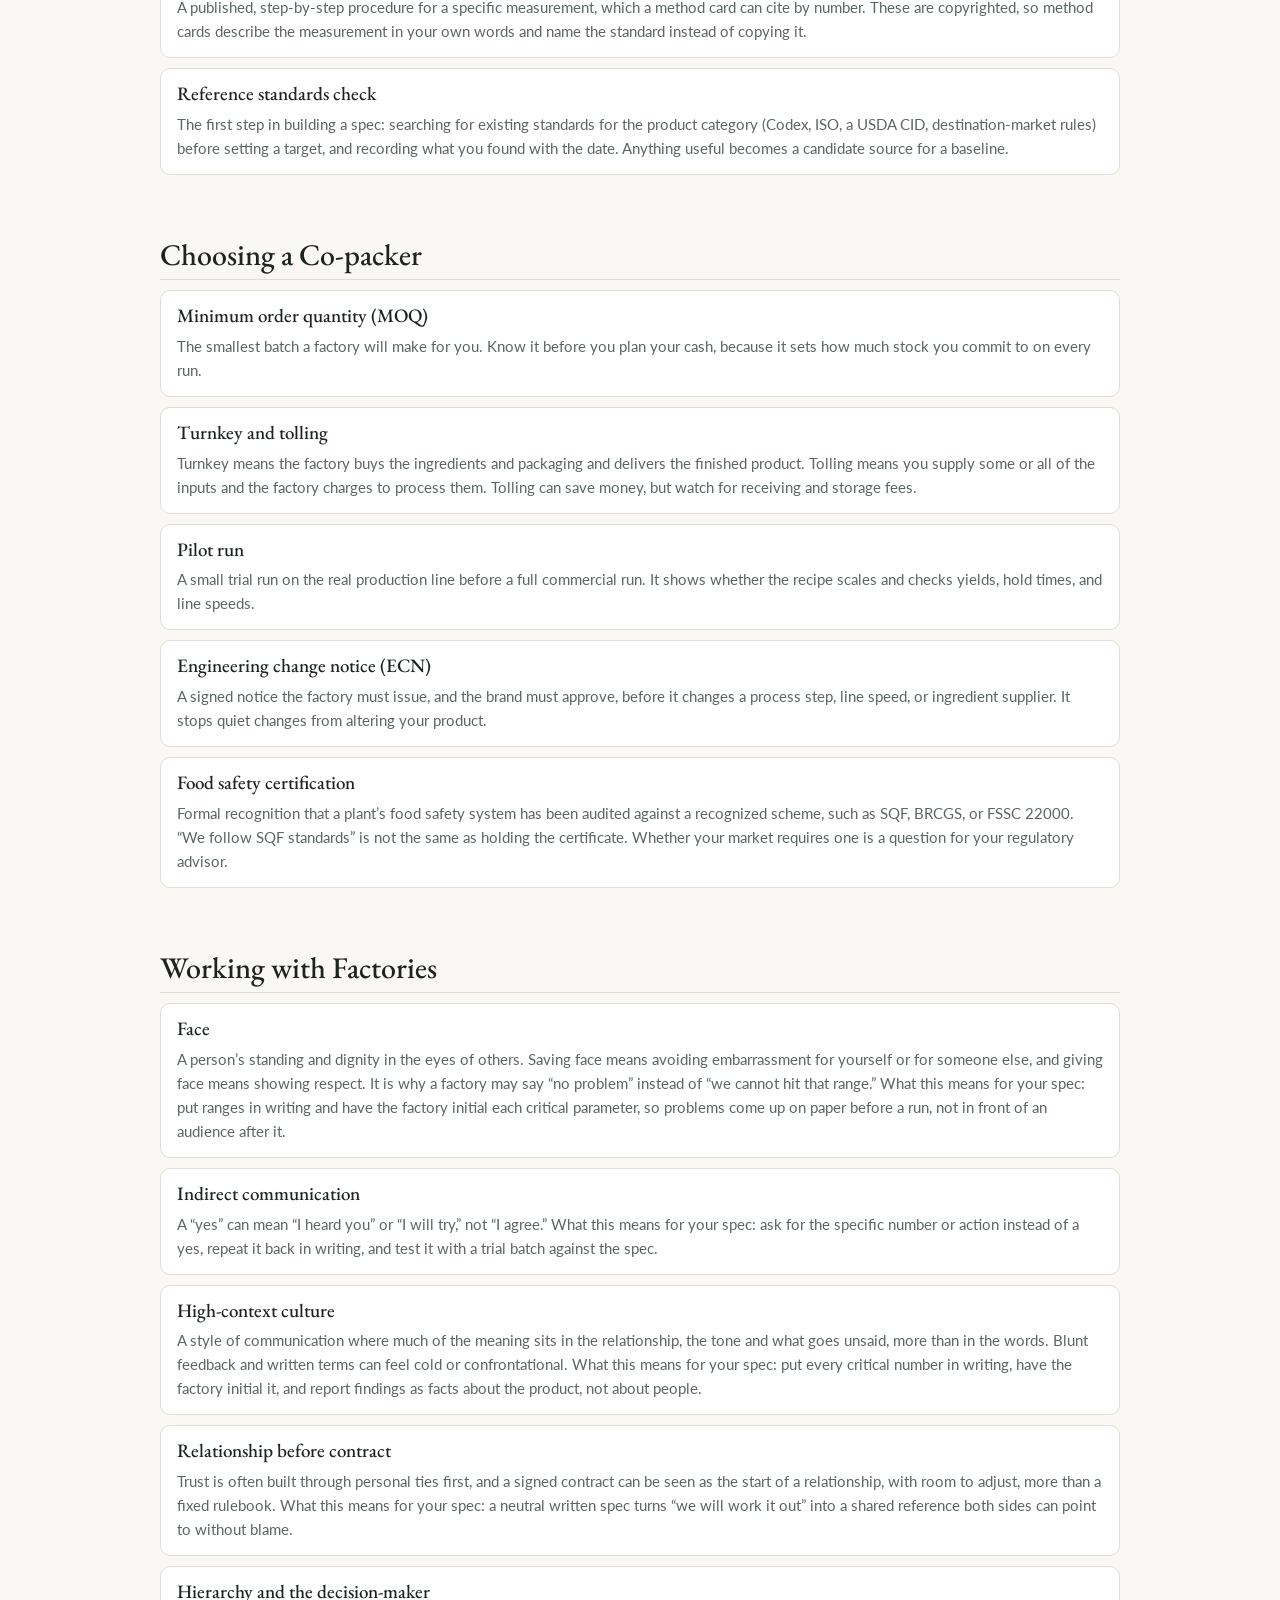
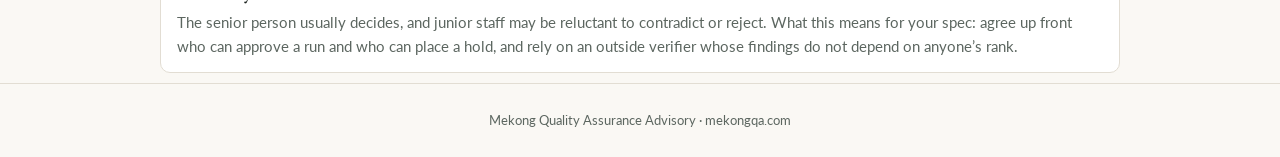
<file: glossary.html>
<!DOCTYPE html>
<html lang="en">
<head>
<meta charset="utf-8">
<meta name="viewport" content="width=device-width, initial-scale=1, viewport-fit=cover">
<title>Co-Packer Quality Terminology and Specifications Glossary | Mekong Quality Assurance Advisory</title>
<meta name="description" content="Plain-language glossary of the documents, contracts, measurements, and standards that matter when a food or beverage brand works with an overseas co-packer.">
<link rel="preconnect" href="https://fonts.googleapis.com">
<link href="https://fonts.googleapis.com/css2?family=EB+Garamond:wght@400;500;600&family=Lato:wght@400;700&display=swap" rel="stylesheet">
<style>
:root{--bg:#faf8f4;--sf:#fff;--tx:#1d2420;--mu:#5c6660;--ln:#e2ddd3;--te:#0f6b57;--teb:#e4f2ee;--gr:#efece6;color-scheme:light;box-sizing:border-box;padding-top:env(safe-area-inset-top,0px);padding-bottom:env(safe-area-inset-bottom,0px)}
@media (prefers-color-scheme:dark){:root:not([data-theme="light"]){--bg:#151a18;--sf:#1e2522;--tx:#ecefea;--mu:#a3aca6;--ln:#2f3833;--te:#5cc4a8;--teb:#16302a;--gr:#222a26;color-scheme:dark}}
:root[data-theme="dark"]{--bg:#151a18;--sf:#1e2522;--tx:#ecefea;--mu:#a3aca6;--ln:#2f3833;--te:#5cc4a8;--teb:#16302a;--gr:#222a26;color-scheme:dark}
*,*::before,*::after{box-sizing:inherit}
html{scroll-behavior:smooth;scroll-padding-top:calc(env(safe-area-inset-top,0px) + 80px)}
body{margin:0;background:var(--bg);color:var(--tx);font:16px/1.6 Lato,system-ui,sans-serif}
body::before{content:"";position:fixed;inset:0 0 auto;height:env(safe-area-inset-top,0px);background:var(--sf);z-index:10}
h1,h2,h3{font-family:"EB Garamond",Georgia,serif;font-weight:500;line-height:1.2;margin:0}
p{margin:0 0 12px}a{color:var(--te)}
.w,.wrap{max-width:1000px;margin:0 auto;padding:0 20px}
header{position:sticky;top:env(safe-area-inset-top,0px);z-index:11;background:var(--sf);border-bottom:1px solid var(--ln);box-shadow:0 4px 18px -10px rgba(0,0,0,.3)}
.top{display:flex;justify-content:space-between;align-items:center;padding:12px 0;position:relative}
.brand{font:600 22px/1.15 "EB Garamond",Georgia,serif;color:var(--tx);text-decoration:none}
.r{display:flex;gap:14px;align-items:center}.r nav{display:flex;gap:16px;align-items:center}
.r nav a{color:var(--mu);text-decoration:none;font-size:14px}.r nav a[aria-current]{color:var(--te);font-weight:700}
.btn{display:inline-block;background:var(--tx);color:var(--bg)!important;padding:9px 18px;border-radius:6px;font-weight:700;font-size:14px;text-decoration:none}
.menu{display:none;background:none;border:1px solid var(--ln);border-radius:6px;padding:7px 11px;color:var(--tx);font:inherit;font-size:14px;cursor:pointer}
@media(max-width:700px){.menu{display:block}.brand{font-size:17px;max-width:170px}.r nav{display:none;position:absolute;left:-20px;right:-20px;top:100%;background:var(--sf);border-bottom:1px solid var(--ln);flex-direction:column;align-items:flex-start;padding:14px 20px;gap:14px}.r nav.open{display:flex}}
main{padding:60px 0 56px}.back{display:inline-block;font-size:13px;color:var(--mu);text-decoration:none;margin-bottom:14px}@media(max-width:700px){main{padding-top:40px}}
h1,.page-title{font-size:clamp(28px,5.4vw,42px);margin:0 0 12px}
h2{font-size:clamp(23px,4vw,30px);margin:30px 0 10px}
.lede,.confidential{font-size:18px;color:var(--mu);max-width:700px;margin:0 0 24px}
.card{background:var(--sf);border:1px solid var(--ln);border-radius:10px;padding:18px;box-shadow:0 1px 2px rgba(0,0,0,.05),0 10px 26px -16px rgba(0,0,0,.28)}
.grid{display:grid;gap:14px;grid-template-columns:repeat(auto-fit,minmax(260px,1fr))}
.card h3{font-size:22px;margin-bottom:6px}.card p{font-size:15px;color:var(--mu)}
.kick{font-size:12px;font-weight:700;letter-spacing:.06em;text-transform:uppercase;color:var(--te);margin-bottom:6px}
.about{display:grid;gap:32px;grid-template-columns:1fr}@media(min-width:800px){.about{grid-template-columns:1.4fr 1fr}}
.about figure{margin:0 0 18px}.about img{width:100%;height:auto;border-radius:12px;display:block;box-shadow:0 12px 30px -16px rgba(0,0,0,.4)}
.about figcaption{font-size:13px;color:var(--mu);margin-top:6px}
.prose{max-width:720px}.prose p{color:var(--mu);font-size:16px}
ol.q{padding-left:22px;max-width:720px}ol.q li{margin-bottom:14px}ol.q b{display:block}ol.q span{color:var(--mu);font-size:15px}
.cta{text-align:center;background:var(--tx);color:var(--bg);border-radius:14px;padding:34px 22px;margin-top:34px}
.cta h2{margin:0 0 10px}.cta p{max-width:520px;margin:0 auto 18px;opacity:.85}.cta .btn{background:var(--bg);color:var(--tx)!important}
.glossary-toc{background:var(--sf);border:1px solid var(--ln);border-radius:10px;padding:16px 18px;margin-bottom:24px}
.glossary-toc h2{font-size:18px;margin:0 0 8px}.glossary-toc ul{list-style:none;margin:0;padding:0;display:flex;flex-wrap:wrap;gap:8px}
.glossary-toc a{font-size:13px;padding:4px 12px;border:1px solid var(--ln);border-radius:6px;text-decoration:none;color:var(--mu)}
.glossary-section{padding-top:22px}.glossary-section>h2{border-bottom:1px solid var(--ln);padding-bottom:6px}
.glossary-entry{background:var(--sf);border:1px solid var(--ln);border-radius:10px;padding:14px 16px;margin:10px 0}
.glossary-entry h3{font-size:19px}.glossary-entry p{font-size:15px;margin:6px 0 0;color:var(--mu)}.see-also{font-size:13px!important}
footer{padding:26px 0;border-top:1px solid var(--ln);font-size:13px;color:var(--mu);text-align:center}
</style>
</head>
<body>
<header><div class="w"><div class="top"><a class="brand" href="index.html">Mekong Quality Assurance Advisory</a><div class="r"><nav id="nav"><a href="index.html">Home</a><a href="resources.html" aria-current="page">Resources</a><a href="about.html">About</a><a href="framework.html">Framework</a></nav><a class="btn" href="contact.html">Contact</a><button class="menu" id="mb" aria-expanded="false" aria-label="Menu">Menu</button></div></div></div></header>
<main class="wrap">
<a class="back" href="index.html">&larr; Home</a>
<p class="kick">Glossary</p>

<h1 class="page-title">Co-Packer Quality Terminology &amp; Specifications Glossary</h1>

<p class="confidential">This plain-language glossary explains the documents, contracts, measurements, and standards that matter when a food or beverage brand works with an overseas co-packer.</p>

<div class="glossary-toc">
  <h2>Topics</h2>
  <ul>
    <li><a href="#start-here">Start Here</a></li>
    <li><a href="#the-documents">The Documents</a></li>
    <li><a href="#contracts-and-money">Contracts &amp; Money</a></li>
    <li><a href="#measurements">Measurements</a></li>
    <li><a href="#sensory">Sensory</a></li>
    <li><a href="#sampling-and-inspection">Sampling &amp; Inspection</a></li>
    <li><a href="#standards">Standards</a></li>
    <li><a href="#choosing-a-co-packer">Choosing a Co-packer</a></li>
    <li><a href="#working-with-factories">Working with Factories</a></li>
  </ul>
</div>

<!-- START HERE -->
<section id="start-here" class="glossary-section">
  <h2>Start Here</h2>
  
  <div class="glossary-entry" id="co-packer">
    <h3>Co-packer</h3>
    <p>A factory that makes and packs your product under your brand. Also called a co-manufacturer or contract manufacturer.</p>
  </div>

  <div class="glossary-entry" id="golden-sample">
    <h3>Golden sample</h3>
    <p>The approved finished product that everything else is measured against. A lot passes when it matches the golden sample within the ranges in the product spec.</p>
    <p class="see-also">See also: <a href="#product-spec">product spec</a></p>
  </div>

  <div class="glossary-entry" id="spec-drift">
    <h3>Spec drift</h3>
    <p>The slow change in a product from run to run, such as a little less sugar, a thinner texture, or a swapped ingredient. Each change is small, but together they leave a product that no longer matches what you approved. Written ranges are how you catch it.</p>
  </div>

  <div class="glossary-entry" id="first-run-verification">
    <h3>First-run verification</h3>
    <p>Checking the first commercial run against the spec before it ships, on the factory floor, with calibrated instruments. It shows whether the spec works in practice.</p>
    <p class="see-also">See also: <a href="#verification-protocol">verification protocol</a></p>
  </div>

  <div class="glossary-entry" id="target-and-tolerance">
    <h3>Target and tolerance</h3>
    <p>The target is the number you are aiming for (say, Brix 62). The tolerance is the range around it that still counts as acceptable (say, 60 to 64). A reading outside the range fails.</p>
  </div>
</section>

<!-- THE DOCUMENTS -->
<section id="the-documents" class="glossary-section">
  <h2>The Documents</h2>

  <div class="glossary-entry" id="product-spec">
    <h3>Product spec</h3>
    <p>A written definition of what the finished product must be: measurable targets and ranges, defect classes, and a sensory description. It belongs to the brand and works at any factory, so you can send the same spec to several factories and compare their quotes. It describes the end product, not the factory’s equipment.</p>
    <p class="see-also">See also: <a href="#method-card">method card</a>, <a href="#verification-protocol">verification protocol</a></p>
  </div>

  <div class="glossary-entry" id="verification-protocol">
    <h3>Verification protocol</h3>
    <p>The companion document for checking. It says how each lot is sampled, measured and accepted or rejected against the spec, so a team member or inspector can decide in minutes.</p>
    <p class="see-also">See also: <a href="#aql">AQL</a>, <a href="#defect-class">defect class</a></p>
  </div>

  <div class="glossary-entry" id="method-card">
    <h3>Method card</h3>
    <p>A one-page instruction for a single measurement, covering the instrument, preparation, temperature, number of readings, calibration and what to record. A second person or a lab should be able to repeat it and get the same result.</p>
  </div>

  <div class="glossary-entry" id="quality-agreement">
    <h3>Quality agreement</h3>
    <p>The part of the factory contract that covers quality: who is responsible for what, how lots are rejected, and what happens next. The product spec and verification protocol attach to it. A lawyer drafts the contract itself.</p>
  </div>

  <div class="glossary-entry" id="inspection-report">
    <h3>Inspection report</h3>
    <p>The written result of checking one lot against the spec. It records the lot, the sampling used, every reading, the sensory result and the decision, and it is signed by the inspector. It states the technical result only; the brand decides what happens to the lot commercially.</p>
    <p class="see-also">See also: <a href="#pre-shipment-inspection">pre-shipment inspection</a></p>
  </div>

  <div class="glossary-entry" id="coa">
    <h3>Certificate of Analysis (CoA)</h3>
    <p>The factory’s own paper listing the test results for a lot. It is useful, but it is the factory’s claim. Verification compares those numbers with independent readings and flags any difference before payment is released.</p>
    <p class="see-also">See also: <a href="#accredited-lab">accredited lab</a></p>
  </div>

  <div class="glossary-entry" id="retained-reference">
    <h3>Retained reference</h3>
    <p>A sealed, labeled unit from the approved product, stored under set conditions and replaced on a schedule. It is the physical answer to “what was this supposed to taste and look like?”</p>
  </div>
</section>

<!-- CONTRACTS AND MONEY -->
<section id="contracts-and-money" class="glossary-section">
  <h2>Contracts and Money</h2>

  <div class="glossary-entry" id="co-packing-agreement">
    <h3>Co-packing agreement</h3>
    <p>The main contract between a brand and a factory. It covers price, volumes, term, ownership and liability. The product spec and verification protocol attach to it, usually through the quality agreement. A lawyer drafts it, and your documents are written so that lawyer can embed them.</p>
  </div>

  <div class="glossary-entry" id="payment-gate">
    <h3>Payment gate</h3>
    <p>A payment tied to a result instead of a date. A common setup is a deposit up front and the balance only after a lot passes inspection. This is where verification directly protects your money.</p>
  </div>

  <div class="glossary-entry" id="rejection-right">
    <h3>Rejection right</h3>
    <p>The brand’s contractual right to refuse a lot that fails the spec, and what the factory must then do. It only works if the spec is specific enough to prove the failure.</p>
  </div>

  <div class="glossary-entry" id="corrective-action">
    <h3>Corrective action</h3>
    <p>The factory’s written response to a failed lot: what went wrong, what it will change, and by when. Your protocol sets when one is required.</p>
  </div>

  <div class="glossary-entry" id="incoterms">
    <h3>Incoterms</h3>
    <p>Short standard codes for who pays for and carries the risk of a shipment at each stage. Two you will hear often are EXW, where the buyer takes over at the factory door, and FOB, where the seller is responsible until the goods are loaded on the ship. They decide who bears the loss on a rejected lot.</p>
  </div>
</section>

<!-- MEASUREMENTS -->
<section id="measurements" class="glossary-section">
  <h2>Measurements</h2>

  <div class="glossary-entry" id="brix">
    <h3>Brix (°Bx)</h3>
    <p>The share of dissolved solids in a liquid, mostly sugar, measured with a refractometer. A reading of 62 °Bx means the product is about 62% dissolved solids by weight. It is a quick check that a jam, sauce or syrup has not been thinned out or over-cooked. Seasonal fruit varies, so the range needs room for that.</p>
    <p class="see-also">See also: <a href="#target-and-tolerance">target and tolerance</a></p>
  </div>

  <div class="glossary-entry" id="ph">
    <h3>pH</h3>
    <p>A scale from 0 to 14 showing how acidic something is. Lower is more acidic. It shapes taste and stability, so it is a core quality measure. Any safety limit tied to pH is set by the plant and the brand’s regulatory advisor, not by the spec.</p>
    <p class="see-also">See also: <a href="#calibration">calibration</a></p>
  </div>

  <div class="glossary-entry" id="water-activity">
    <h3>Water activity (a<sub>w</sub>)</h3>
    <p>A scale from 0 to 1 showing how much of the water in a product is free instead of locked up in the ingredients. It affects texture, shelf life and how the product ages. It is usually measured by a lab at first and later with an on-site meter.</p>
  </div>

  <div class="glossary-entry" id="consistency-bostwick">
    <h3>Consistency (Bostwick)</h3>
    <p>How thick or runny a product is, measured by how far it flows along a small trough in a set time. A farther flow means a thinner product. It replaces “a bit thicker, please” with a number a factory can hit.</p>
  </div>

  <div class="glossary-entry" id="salinity">
    <h3>Salinity</h3>
    <p>The salt content of a product, usually as a percentage, measured with a meter or a lab method. It matters for taste, and a small change is noticeable.</p>
  </div>

  <div class="glossary-entry" id="abv">
    <h3>Alcohol by volume (ABV)</h3>
    <p>The percentage of the liquid that is alcohol, relevant only to products that contain it, such as some sauces, marinades and beverages.</p>
  </div>

  <div class="glossary-entry" id="color-lab">
    <h3>Color (L*a*b*)</h3>
    <p>A way to give a color three numbers: L* for lightness, a* for green to red, and b* for blue to yellow. Locking in numbers replaces “make it look like the sample,” which depends on lighting and on who is looking. The lab sets the baseline from the approved product.</p>
    <p class="see-also">See also: <a href="#delta-e">Delta E</a></p>
  </div>

  <div class="glossary-entry" id="delta-e">
    <h3>Delta E (&Delta;E)</h3>
    <p>A single number showing how far apart two colors are. As a rule of thumb, around 1 is barely noticeable to a trained eye and 2 to 3 is a common commercial tolerance. The spec sets the limit for your product.</p>
  </div>

  <div class="glossary-entry" id="fill-and-net-content">
    <h3>Fill and net content</h3>
    <p>How much product is in the pack, not counting the container. Net weight is the product alone, gross weight includes the packaging, and tare is the packaging’s own weight. Checking fill catches under- and over-filling.</p>
  </div>

  <div class="glossary-entry" id="calibration">
    <h3>Calibration</h3>
    <p>Checking an instrument against a known reference before you use it, so its readings can be trusted. A reading from an uncalibrated meter proves little in a dispute.</p>
  </div>

  <div class="glossary-entry" id="baseline">
    <h3>Baseline</h3>
    <p>The first measurements taken from the approved product, which become the starting point for the spec’s targets. An accredited lab sets them, and your own instruments are checked against them.</p>
    <p class="see-also">See also: <a href="#golden-sample">golden sample</a></p>
  </div>

  <div class="glossary-entry" id="accredited-lab">
    <h3>Accredited lab</h3>
    <p>A lab formally recognized as competent to run specific tests. It matters because its result is the one that settles a dispute over a failed lot. Check that it is accredited for the exact test you need.</p>
  </div>
</section>

<!-- SENSORY -->
<section id="sensory" class="glossary-section">
  <h2>Sensory</h2>

  <div class="glossary-entry" id="sensory-analysis">
    <h3>Sensory analysis</h3>
    <p>Judging a product with the human senses (sight, smell, taste, touch) in a structured, repeatable way. Done properly, it turns “tastes right” into something a second person can check.</p>
  </div>

  <div class="glossary-entry" id="flavor-profile">
    <h3>Flavor profile</h3>
    <p>A written description of how the approved product should taste and smell, in defined terms and with a score for each attribute. It is what a second taster uses to judge a new lot against the golden sample.</p>
    <p class="see-also">See also: <a href="#reference-vocabulary">reference vocabulary</a>, <a href="#scale-and-anchor">scale and anchor</a></p>
  </div>

  <div class="glossary-entry" id="taste-odor-flavor">
    <h3>Taste, odor and flavor</h3>
    <p>Three different things. Taste is what your tongue detects (sweet, sour, salty, bitter, umami). Odor is what you smell. Flavor is the combined impression of taste, smell and sensations like heat or cooling while you eat. Defining which one you mean avoids confusion.</p>
  </div>

  <div class="glossary-entry" id="aroma">
    <h3>Aroma</h3>
    <p>In everyday English, a smell, often a pleasant one. The standard notes that English and French use the word differently, so it is worth defining it in the spec when a team works in more than one language.</p>
  </div>

  <div class="glossary-entry" id="off-note">
    <h3>Off-note</h3>
    <p>A smell or taste that does not belong in the product, usually a sign something has changed or gone wrong. Your spec lists the off-notes that apply to the product, and a listed one has zero tolerance.</p>
    <p class="see-also">See also: <a href="#critical-off-note">critical off-note</a></p>
  </div>

  <div class="glossary-entry" id="critical-off-note">
    <h3>Critical off-note</h3>
    <p>An off-note serious enough that you stop and act, such as rancid, fermented, moldy, chemical or machine oil. The rule is to report to the brand immediately and hold the lot. A quality off-note, such as slightly flat or a little burnt, goes to a blind panel instead.</p>
  </div>

  <div class="glossary-entry" id="off-flavor-vs-taint">
    <h3>Off-flavor vs. taint</h3>
    <p>Both are wrong tastes, but with different causes. An off-flavor is an atypical taste that usually comes from the product itself changing or deteriorating. A taint is a foreign taste or smell that comes from outside, such as machine oil or a cleaning agent. Naming the cause helps decide what to ask the factory.</p>
  </div>

  <div class="glossary-entry" id="texture-and-mouthfeel">
    <h3>Texture and mouthfeel</h3>
    <p>How a product feels in the mouth: thick, smooth, grainy, creamy, sticky, fizzy. Consistency measurements cover the physical side, and the flavor profile covers what a taster notices.</p>
  </div>

  <div class="glossary-entry" id="blind-comparison">
    <h3>Blind comparison</h3>
    <p>Tasting a lot side by side with the golden sample without knowing which is which, usually with a second person who codes the samples. It removes expectation, which is the most common source of sensory error.</p>
    <p class="see-also">See also: <a href="#bias">bias</a></p>
  </div>

  <div class="glossary-entry" id="bias">
    <h3>Bias</h3>
    <p>A distortion in a judgment that has nothing to do with the product. Two common kinds are expectation bias (you taste what you expect) and the halo effect (one good quality makes everything seem better). Coding the samples and using a written profile reduce both.</p>
  </div>

  <div class="glossary-entry" id="scale-and-anchor">
    <h3>Scale and anchor</h3>
    <p>A simple scoring scale, such as 1 to 5, with each point tied to the reference sample, so a “3” means the same thing to every taster. Without anchors, scores drift from person to person.</p>
  </div>

  <div class="glossary-entry" id="panel-and-assessor">
    <h3>Panel and assessor</h3>
    <p>The group of people who judge the product, and each individual taster. In practice your panel may be two people, such as you and the plant’s QA person, but the same rules apply: blind, coded and written down.</p>
  </div>

  <div class="glossary-entry" id="reference-vocabulary">
    <h3>Reference vocabulary</h3>
    <p>A published list of defined sensory terms, such as ISO 5492 for general terms and category lists for specific products, used so “burnt” or “grassy” means the same thing to everyone. Your spec matches the brand’s own words to these terms and cites the source.</p>
    <p class="see-also">See also: <a href="#flavor-profile">flavor profile</a></p>
  </div>
</section>

<!-- SAMPLING AND INSPECTION -->
<section id="sampling-and-inspection" class="glossary-section">
  <h2>Sampling and Inspection</h2>

  <div class="glossary-entry" id="pre-shipment-inspection">
    <h3>Pre-shipment inspection</h3>
    <p>A check of a finished lot, on the factory floor, before it ships and before the balance is paid. It confirms the lot matches the product spec, using calibrated instruments and a written verification protocol. It is a quality check on what was ordered, and it does not cover the factory’s food safety system.</p>
    <p class="see-also">See also: <a href="#inspection-report">inspection report</a></p>
  </div>

  <div class="glossary-entry" id="lot">
    <h3>Lot</h3>
    <p>One production run, or one defined portion of it, treated as a single unit for inspection. The protocol says what counts as a lot, and the inspector confirms the size from the plant’s count and their own.</p>
  </div>

  <div class="glossary-entry" id="sample">
    <h3>Sample</h3>
    <p>The handful of units pulled from the lot and checked, standing in for the whole lot. The inspector chooses the units, never the plant, because a sample the factory picked tells you only about the units it wanted you to see.</p>
  </div>

  <div class="glossary-entry" id="sampling-plan">
    <h3>Sampling plan</h3>
    <p>The rule that says how many units to pull from a lot of a given size and how many problems you can find before the lot fails. Bigger lots get bigger samples. The plan is fixed in the protocol before the visit, not decided on the day.</p>
  </div>

  <div class="glossary-entry" id="aql">
    <h3>AQL (Acceptable Quality Limit)</h3>
    <p>The level of defects you agree, in advance, to tolerate in regular production. It is not a promise of zero defects. It is the line the sampling plan is built around. A stricter AQL means fewer defects are allowed and more units are pulled.</p>
    <p class="see-also">See also: <a href="#iso-2859-1">ISO 2859-1</a></p>
  </div>

  <div class="glossary-entry" id="defect-class">
    <h3>Defect class (major and minor)</h3>
    <p>A label for how serious a failure is, agreed with the brand attribute by attribute before anything goes wrong. A major defect matters to the buyer or consumer, such as a color far out of range or a short fill. A minor defect is a smaller departure. Each class gets its own AQL.</p>
  </div>

  <div class="glossary-entry" id="ac-re">
    <h3>Ac / Re (accept and reject numbers)</h3>
    <p>The two numbers from the sampling table for each defect class. If the number of failing units is at or below Ac, the lot passes for that class. If it reaches Re, the lot fails. The inspector reads them from the protocol and does not change them on site.</p>
  </div>

  <div class="glossary-entry" id="inspection-level">
    <h3>Inspection level</h3>
    <p>How much sampling a check calls for. The usual starting point is a general level for checks that leave the unit intact. A special, smaller level suits tests that destroy the unit or cost a lot, such as opening a sealed pack for a lab test, where a smaller sample is acceptable.</p>
  </div>

  <div class="glossary-entry" id="switching-rules">
    <h3>Switching rules</h3>
    <p>The standard’s way of changing how hard you inspect based on recent results. Lots that keep passing can move to lighter checking, and a run of failures moves you to tighter checking. Someone keeps a lot-history record to track it.</p>
  </div>

  <div class="glossary-entry" id="non-destructive-vs-destructive">
    <h3>Non-destructive vs. destructive test</h3>
    <p>A non-destructive check, such as a visual check or a weight, leaves the unit sellable. A destructive one, such as opening the pack to measure pH, uses it up. That is why they use different sample sizes.</p>
  </div>

  <div class="glossary-entry" id="disposition">
    <h3>Disposition</h3>
    <p>What happens to a lot after the result: accept, reject, hold, or rework with re-inspection. The inspector reports the technical result, and the brand decides the disposition.</p>
  </div>

  <div class="glossary-entry" id="hold">
    <h3>Hold</h3>
    <p>Keeping a lot from shipping while a question is open, such as a listed off-note or a disputed reading. The factory quarantines the lot under its own procedures, and the brand decides what happens next.</p>
  </div>

  <div class="glossary-entry" id="split-sample">
    <h3>Split sample</h3>
    <p>A sealed, labeled set of units from the same lot, kept apart for lab confirmation if the factory disputes a result. The lab’s result decides the dispute.</p>
    <p class="see-also">See also: <a href="#chain-of-custody">chain of custody</a></p>
  </div>

  <div class="glossary-entry" id="chain-of-custody">
    <h3>Chain of custody</h3>
    <p>The paper trail showing who held a sample and when, from the moment it was drawn to the moment the lab opened it. It is what lets a lab result stand up in a disagreement.</p>
  </div>

  <div class="glossary-entry" id="traceability">
    <h3>Traceability (lot code)</h3>
    <p>The date or batch marking on each unit that links it back to its production run. It lets you identify which units are affected if a lot has a problem.</p>
  </div>
</section>

<!-- STANDARDS -->
<section id="standards" class="glossary-section">
  <h2>Standards</h2>

  <div class="glossary-entry" id="iso-standards">
    <h3>ISO standards</h3>
    <p>Documents published by the International Organization for Standardization that set agreed methods and vocabulary for things like sampling, testing and sensory work. They are copyrighted and sold by ISO, so this glossary explains what each one is for and points you to the official text. It does not reproduce them.</p>
  </div>

  <div class="glossary-entry" id="iso-2859-1">
    <h3>ISO 2859-1 (sampling by attributes)</h3>
    <p>The standard behind your sampling plans. It is the rulebook for how many units to pull from a lot, which AQL to use, and the accept and reject numbers that follow. Your protocol is built on it, and every figure should be checked against a bought copy, never a free chart.</p>
    <p class="see-also">See also: <a href="#aql">AQL</a>, <a href="#ac-re">Ac / Re</a></p>
  </div>

  <div class="glossary-entry" id="iso-5492">
    <h3>ISO 5492 (sensory vocabulary)</h3>
    <p>The standard that defines sensory words, such as odor, flavor, off-flavor, taint and the names of tests. Using it means “off-flavor” has one meaning for your team, the brand and the factory.</p>
    <p class="see-also">See also: <a href="#reference-vocabulary">reference vocabulary</a></p>
  </div>

  <div class="glossary-entry" id="iso-6658">
    <h3>ISO 6658 (sensory methodology)</h3>
    <p>General guidance on how to run sensory work, such as how to set up tastings and handle samples. It is the “how” that sits beside ISO 5492’s “what the words mean.”</p>
  </div>

  <div class="glossary-entry" id="iso-17025">
    <h3>ISO/IEC 17025 (laboratory competence)</h3>
    <p>The standard a lab is assessed against to be called accredited for a test. It is why you ask for accreditation covering the exact test you need. The lab’s result then carries weight in a dispute.</p>
    <p class="see-also">See also: <a href="#accredited-lab">accredited lab</a></p>
  </div>

  <div class="glossary-entry" id="iso-9001">
    <h3>ISO 9001 (quality management)</h3>
    <p>A standard for how a company runs its quality system. It can help you judge a factory before you hire it, but it says nothing about what your product must be, so it stays out of the product spec.</p>
  </div>

  <div class="glossary-entry" id="codex-alimentarius">
    <h3>Codex Alimentarius</h3>
    <p>A collection of international food standards and guidelines from the FAO and WHO. For your work, it is a source for how a product category is commonly defined and what typical ranges look like. It is free to read, but check the terms before quoting it.</p>
  </div>

  <div class="glossary-entry" id="usda-cid">
    <h3>USDA Commercial Item Description (CID)</h3>
    <p>A short US government document, written for buying a type of food, such as hot sauce or pasta sauce. Each one lays out types, characteristics, test methods and quality provisions for the category. A CID is a general template, not a per-recipe spec, so it is useful as a cross-check on what a spec should cover.</p>
  </div>

  <div class="glossary-entry" id="standard-of-identity">
    <h3>Standard of identity</h3>
    <p>A rule in some markets, including the US, that sets what a product must contain to carry a certain name, such as jam or preserves. Which one applies depends on where the product is sold, and your spec leaves the legal question to the brand’s regulatory advisor.</p>
  </div>

  <div class="glossary-entry" id="standard-test-method">
    <h3>Standard test method (AOAC, ASTM)</h3>
    <p>A published, step-by-step procedure for a specific measurement, which a method card can cite by number. These are copyrighted, so method cards describe the measurement in your own words and name the standard instead of copying it.</p>
  </div>

  <div class="glossary-entry" id="reference-standards-check">
    <h3>Reference standards check</h3>
    <p>The first step in building a spec: searching for existing standards for the product category (Codex, ISO, a USDA CID, destination-market rules) before setting a target, and recording what you found with the date. Anything useful becomes a candidate source for a baseline.</p>
  </div>
</section>

<!-- WORKING WITH FACTORIES -->
<section id="choosing-a-co-packer" class="glossary-section">
  <h2>Choosing a Co-packer</h2>

  <div class="glossary-entry" id="moq">
    <h3>Minimum order quantity (MOQ)</h3>
    <p>The smallest batch a factory will make for you. Know it before you plan your cash, because it sets how much stock you commit to on every run.</p>
  </div>

  <div class="glossary-entry" id="turnkey-tolling">
    <h3>Turnkey and tolling</h3>
    <p>Turnkey means the factory buys the ingredients and packaging and delivers the finished product. Tolling means you supply some or all of the inputs and the factory charges to process them. Tolling can save money, but watch for receiving and storage fees.</p>
  </div>

  <div class="glossary-entry" id="pilot-run">
    <h3>Pilot run</h3>
    <p>A small trial run on the real production line before a full commercial run. It shows whether the recipe scales and checks yields, hold times, and line speeds.</p>
  </div>

  <div class="glossary-entry" id="ecn">
    <h3>Engineering change notice (ECN)</h3>
    <p>A signed notice the factory must issue, and the brand must approve, before it changes a process step, line speed, or ingredient supplier. It stops quiet changes from altering your product.</p>
  </div>

  <div class="glossary-entry" id="food-safety-certification">
    <h3>Food safety certification</h3>
    <p>Formal recognition that a plant’s food safety system has been audited against a recognized scheme, such as SQF, BRCGS, or FSSC 22000. “We follow SQF standards” is not the same as holding the certificate. Whether your market requires one is a question for your regulatory advisor.</p>
  </div>

</section>

<section id="working-with-factories" class="glossary-section">
  <h2>Working with Factories</h2>

  <div class="glossary-entry" id="face">
    <h3>Face</h3>
    <p>A person’s standing and dignity in the eyes of others. Saving face means avoiding embarrassment for yourself or for someone else, and giving face means showing respect. It is why a factory may say “no problem” instead of “we cannot hit that range.” What this means for your spec: put ranges in writing and have the factory initial each critical parameter, so problems come up on paper before a run, not in front of an audience after it.</p>
  </div>

  <div class="glossary-entry" id="indirect-communication">
    <h3>Indirect communication</h3>
    <p>A “yes” can mean “I heard you” or “I will try,” not “I agree.” What this means for your spec: ask for the specific number or action instead of a yes, repeat it back in writing, and test it with a trial batch against the spec.</p>
  </div>

    <div class="glossary-entry" id="high-context-culture">
    <h3>High-context culture</h3>
    <p>A style of communication where much of the meaning sits in the relationship, the tone and what goes unsaid, more than in the words. Blunt feedback and written terms can feel cold or confrontational. What this means for your spec: put every critical number in writing, have the factory initial it, and report findings as facts about the product, not about people.</p>
  </div>

  <div class="glossary-entry" id="relationship-before-contract">
    <h3>Relationship before contract</h3>
    <p>Trust is often built through personal ties first, and a signed contract can be seen as the start of a relationship, with room to adjust, more than a fixed rulebook. What this means for your spec: a neutral written spec turns “we will work it out” into a shared reference both sides can point to without blame.</p>
  </div>

  <div class="glossary-entry" id="hierarchy-and-decision-maker">
    <h3>Hierarchy and the decision-maker</h3>
    <p>The senior person usually decides, and junior staff may be reluctant to contradict or reject. What this means for your spec: agree up front who can approve a run and who can place a hold, and rely on an outside verifier whose findings do not depend on anyone’s rank.</p>
  </div>
</section>


</main>
<footer><div class="w">Mekong Quality Assurance Advisory &middot; mekongqa.com</div></footer>
<script>document.getElementById('mb').addEventListener('click',function(){var o=document.getElementById('nav').classList.toggle('open');this.setAttribute('aria-expanded',o)});</script>
</body>
</html>
</file>
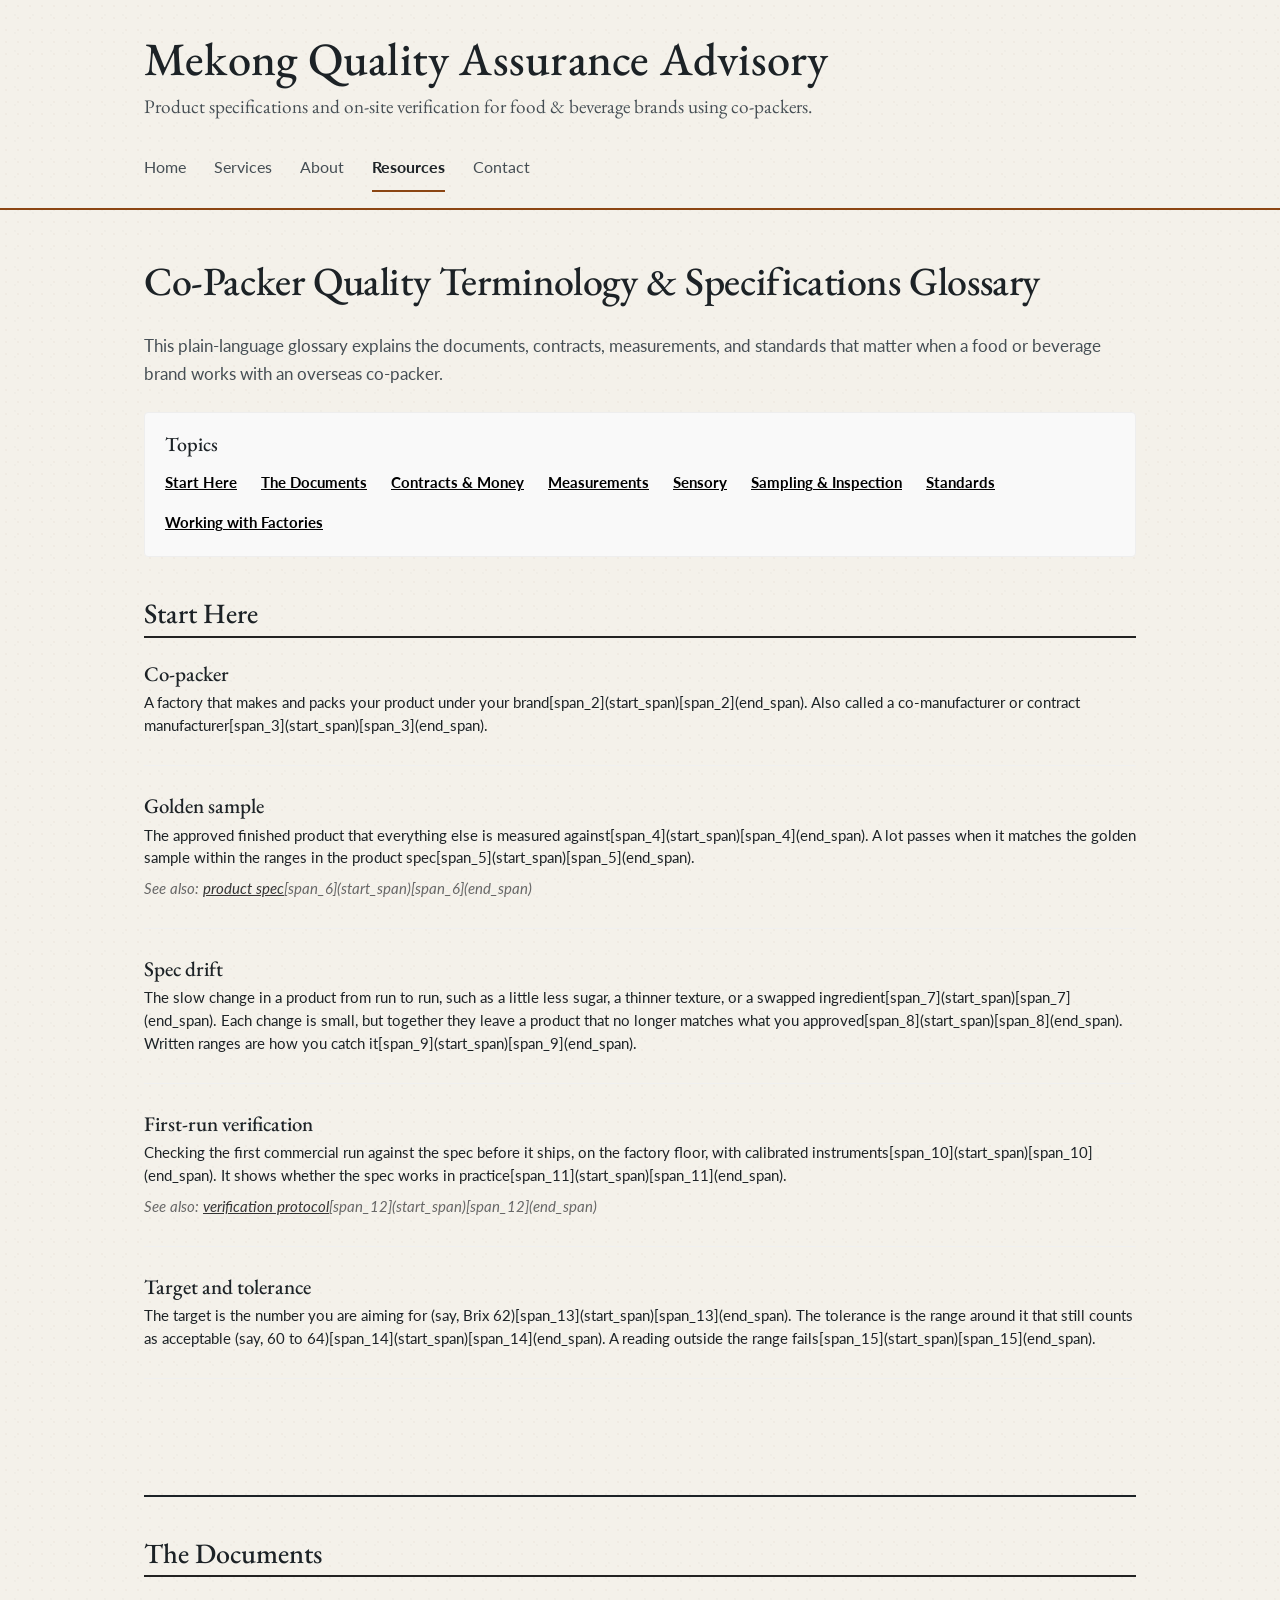
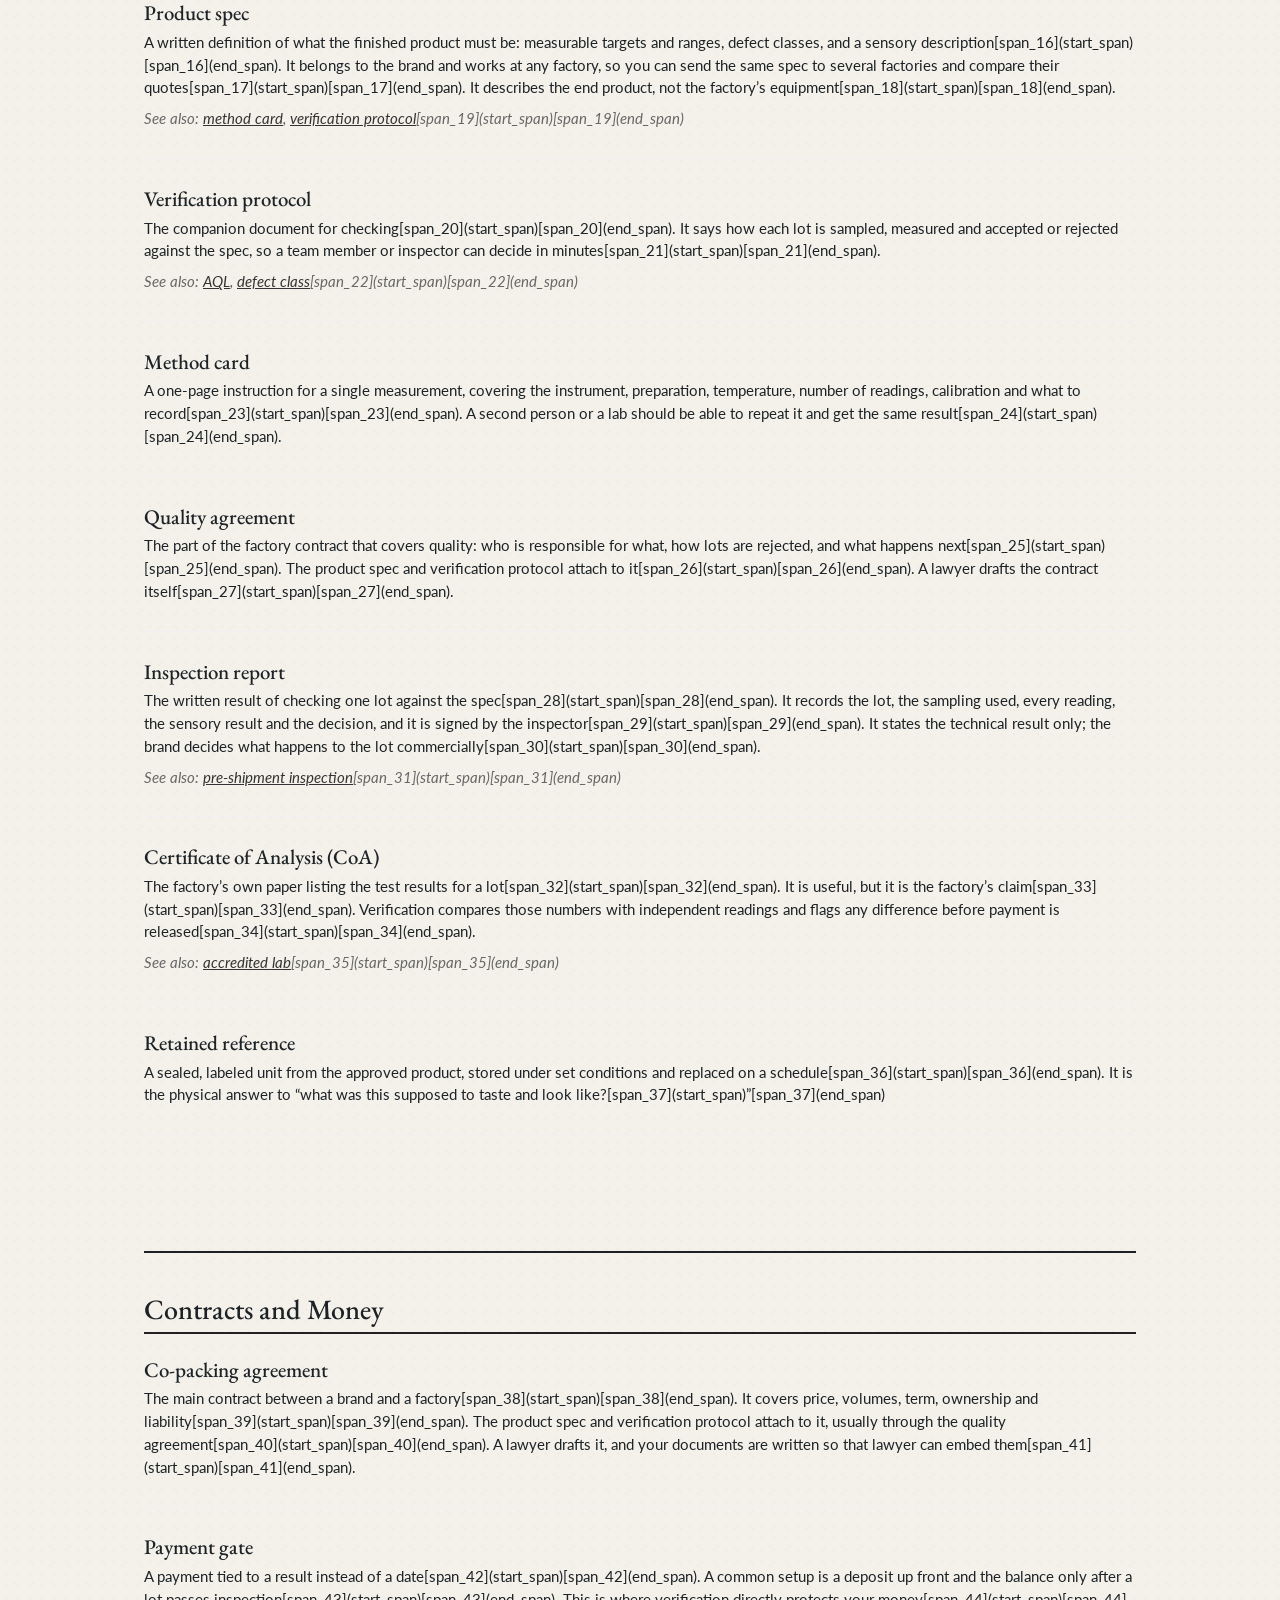
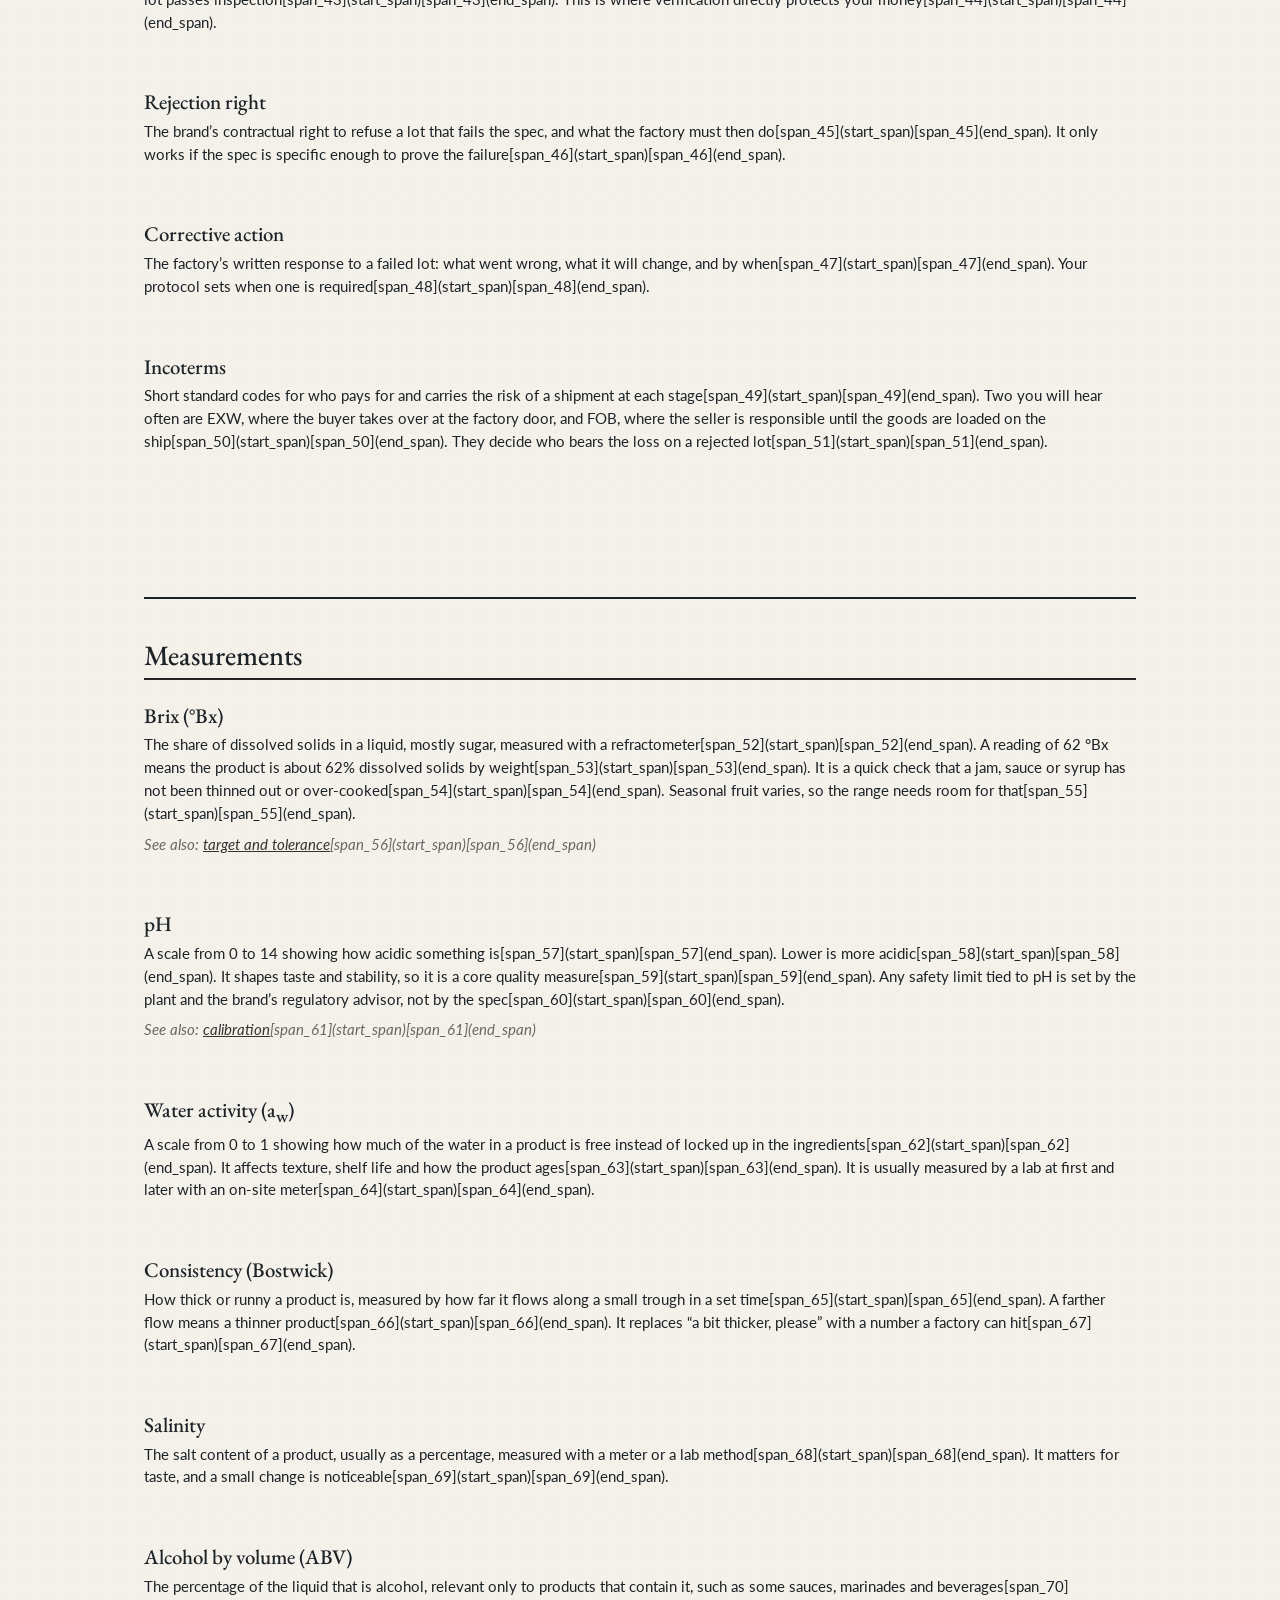
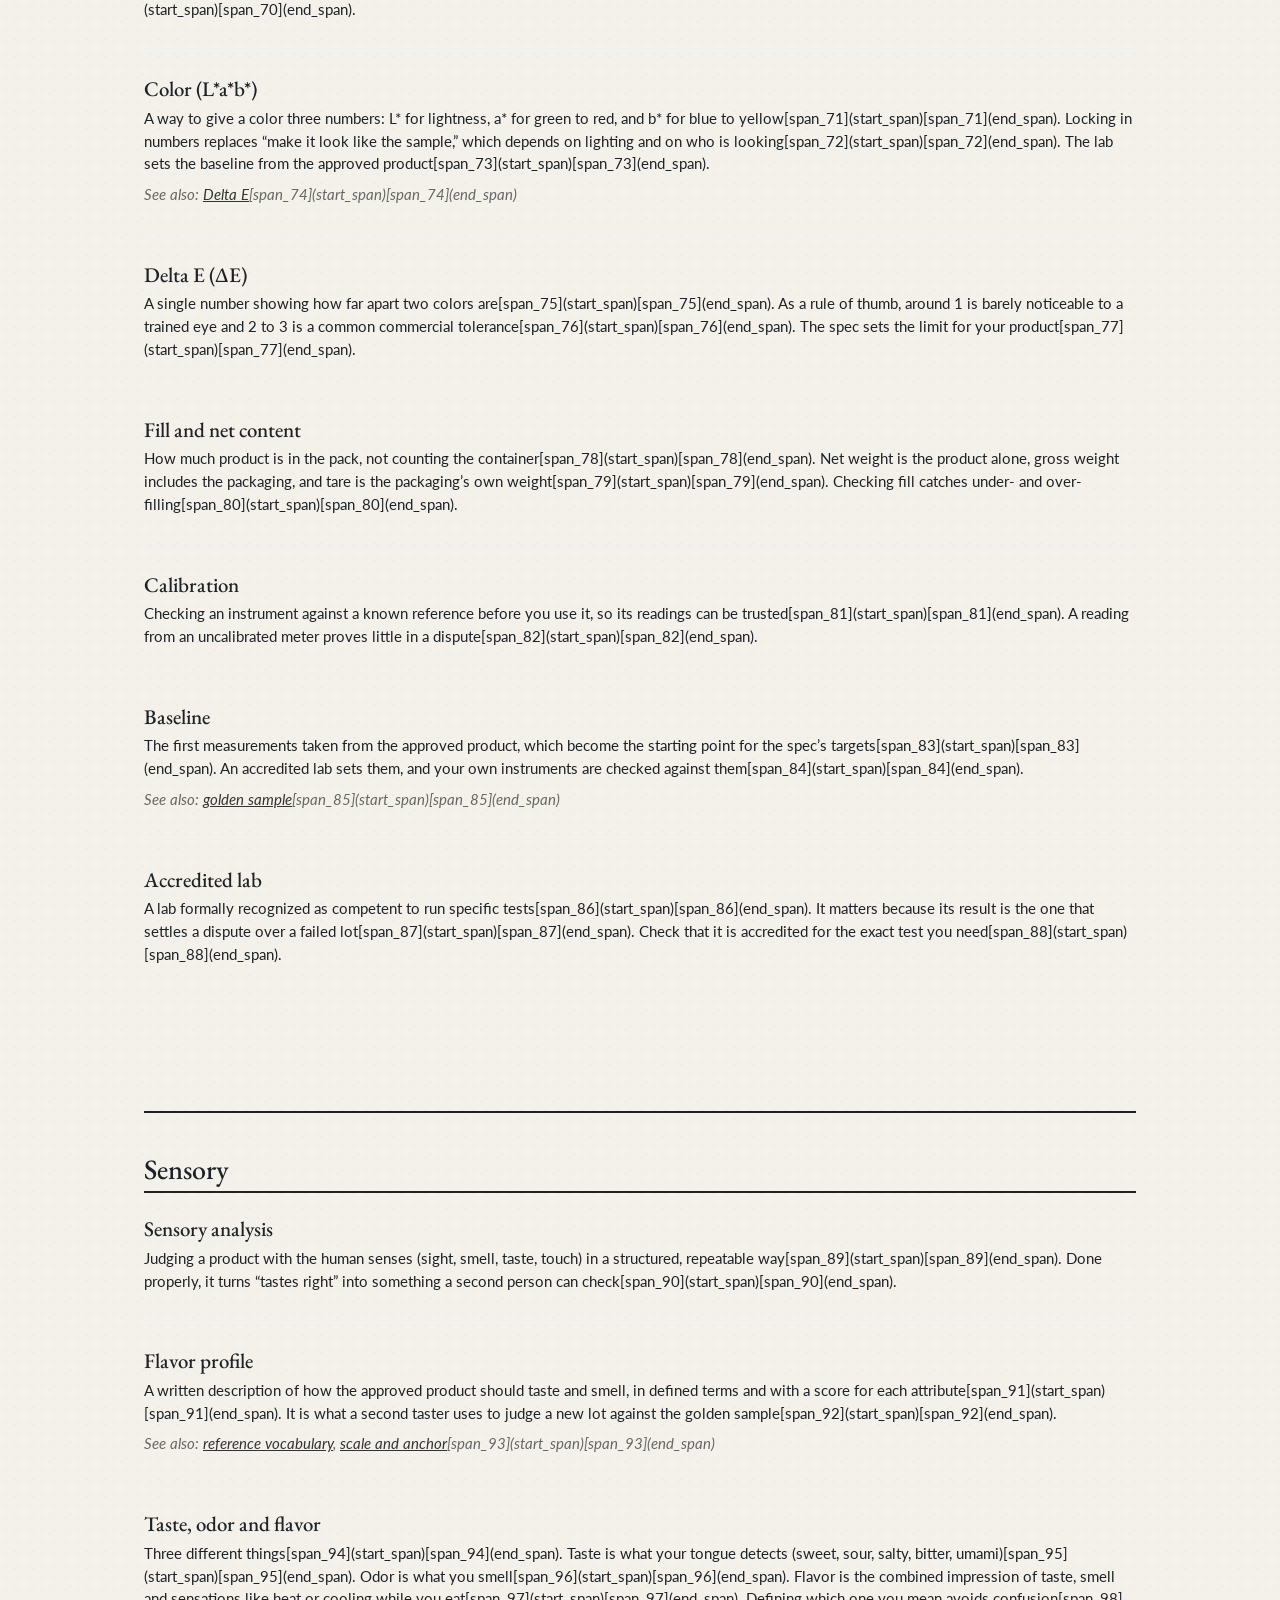
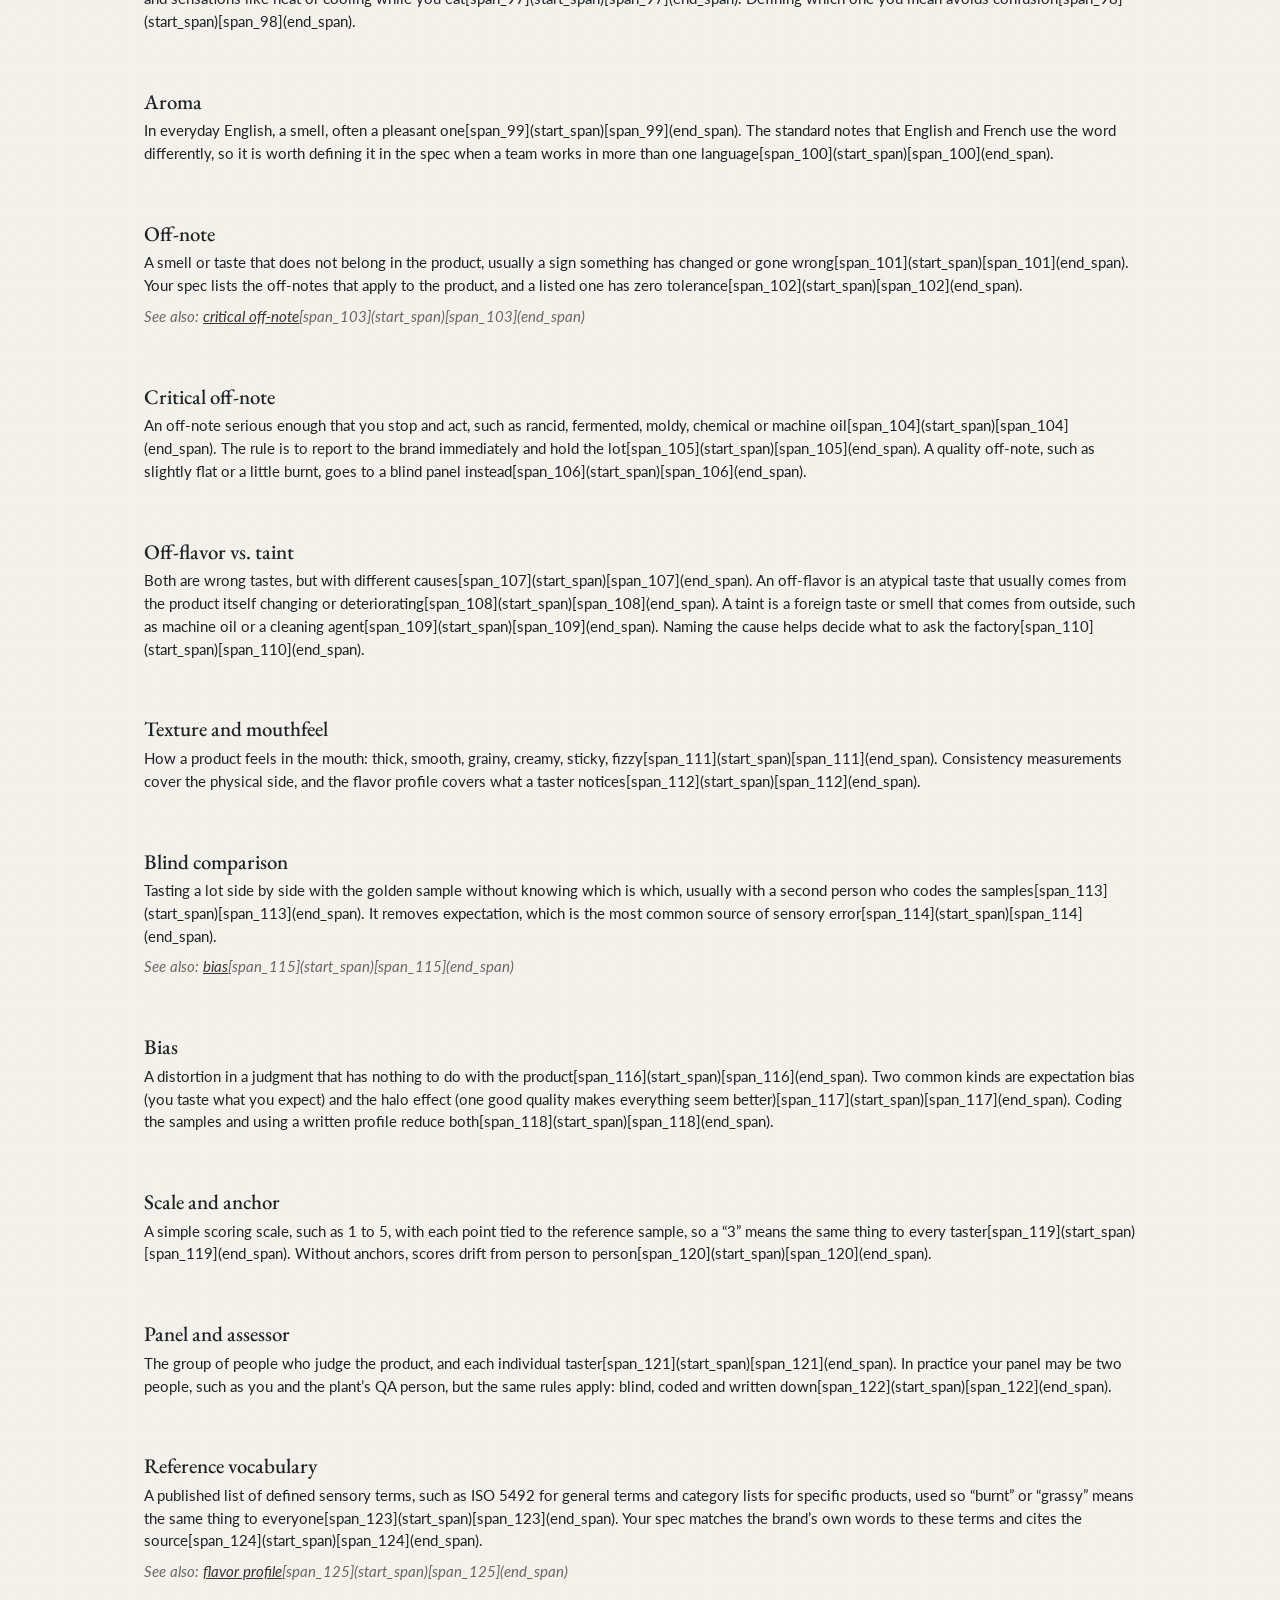
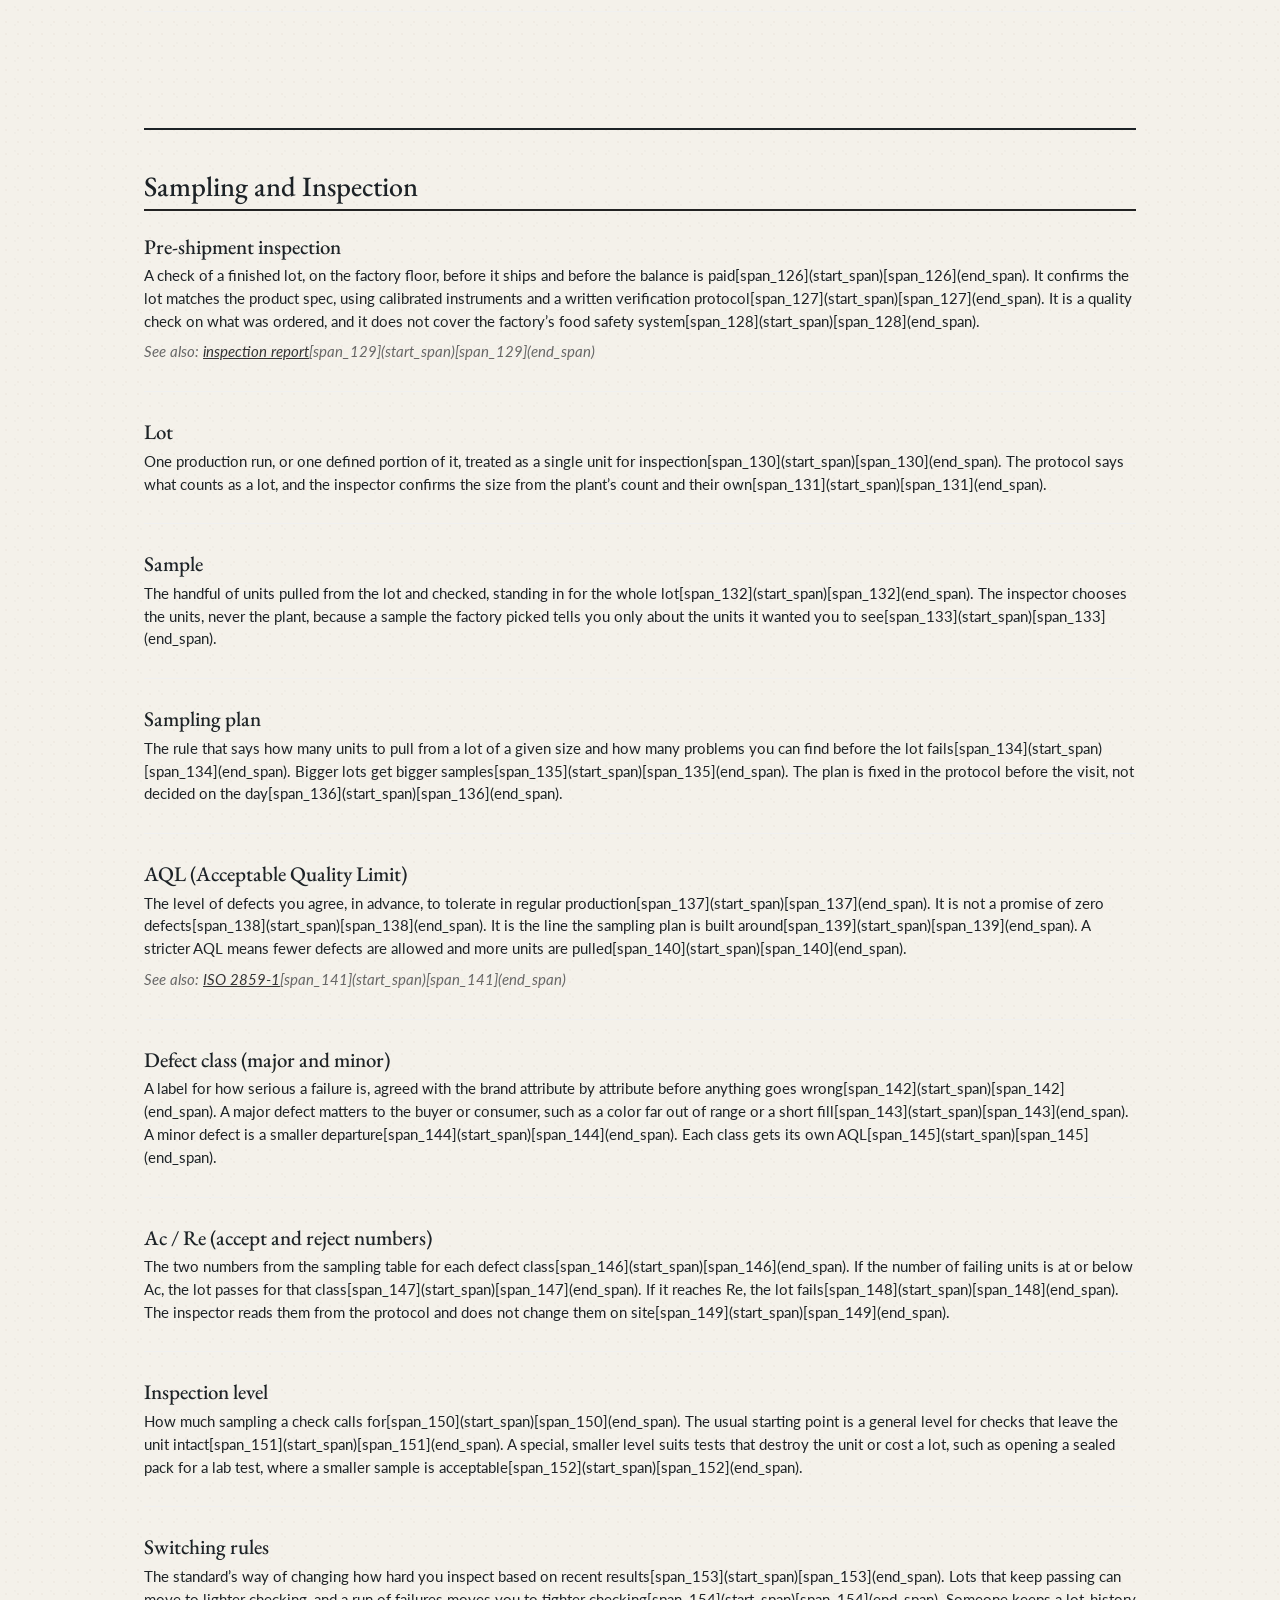
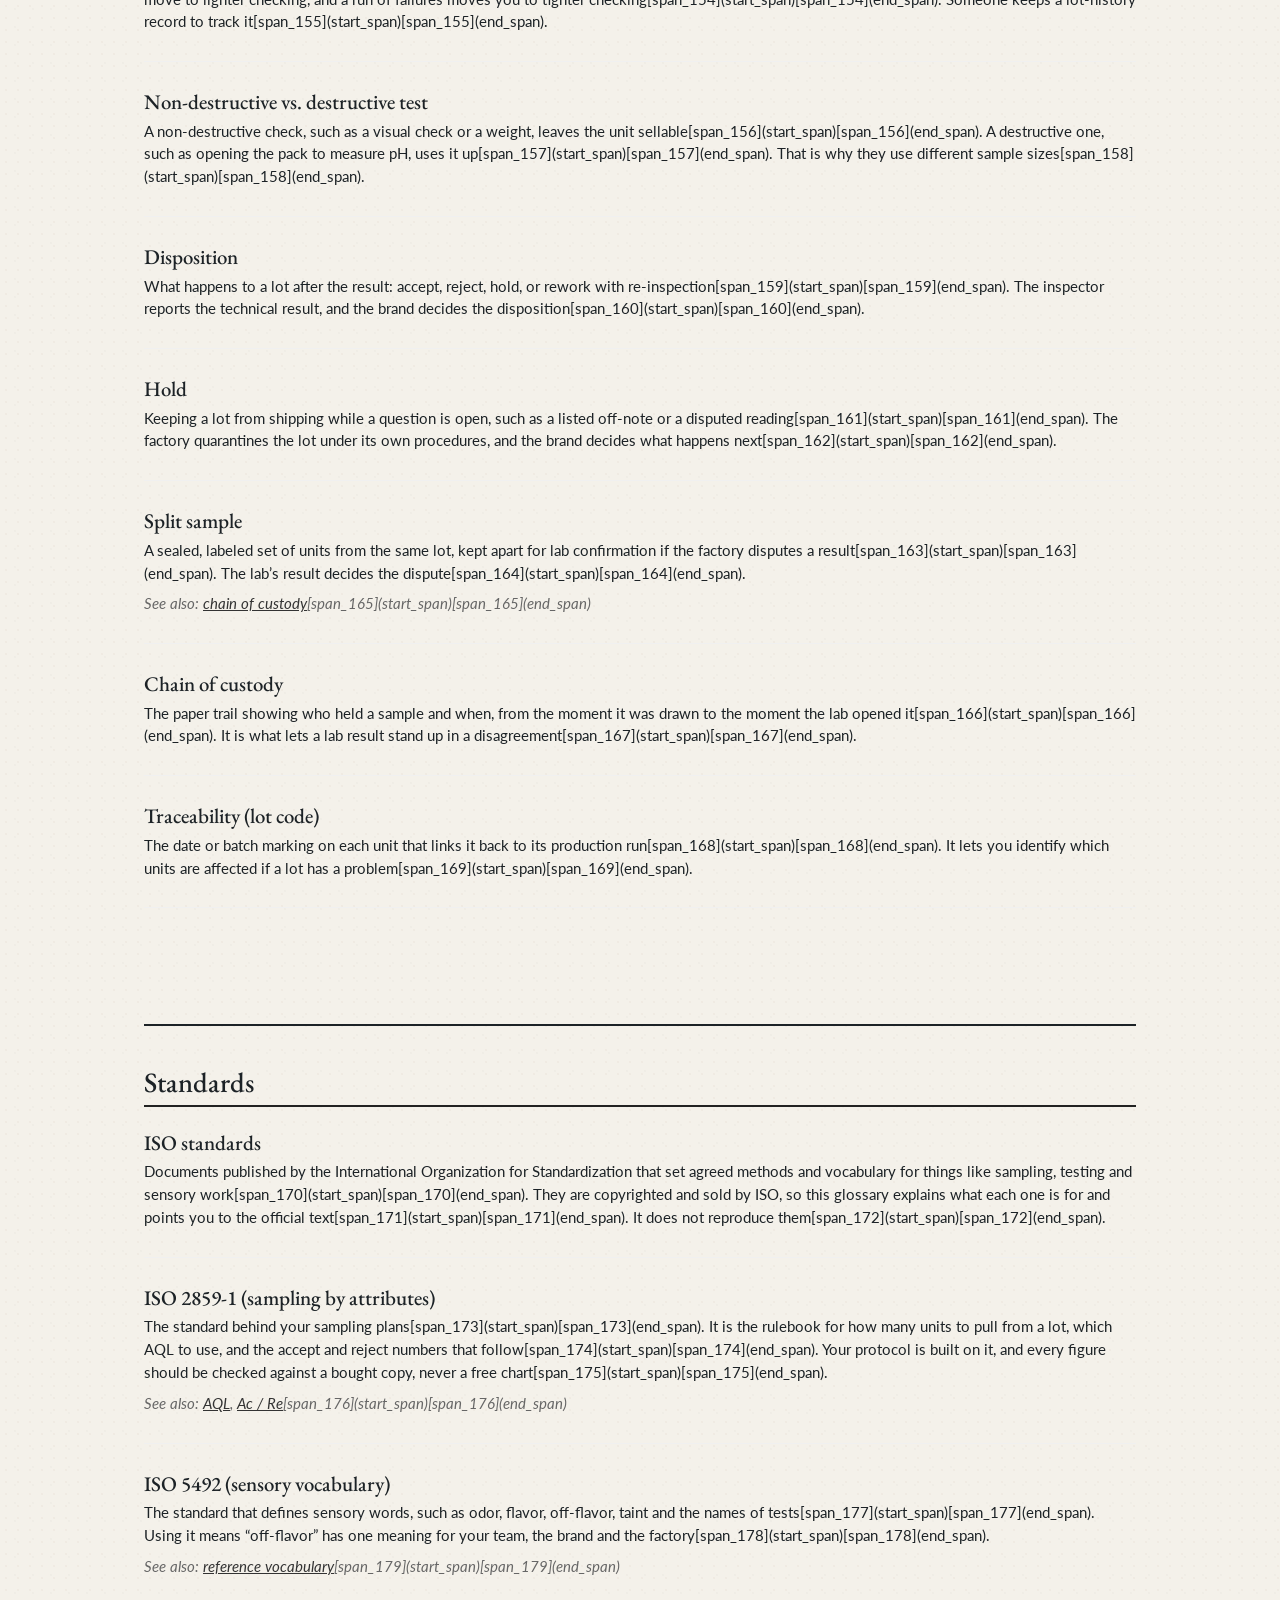
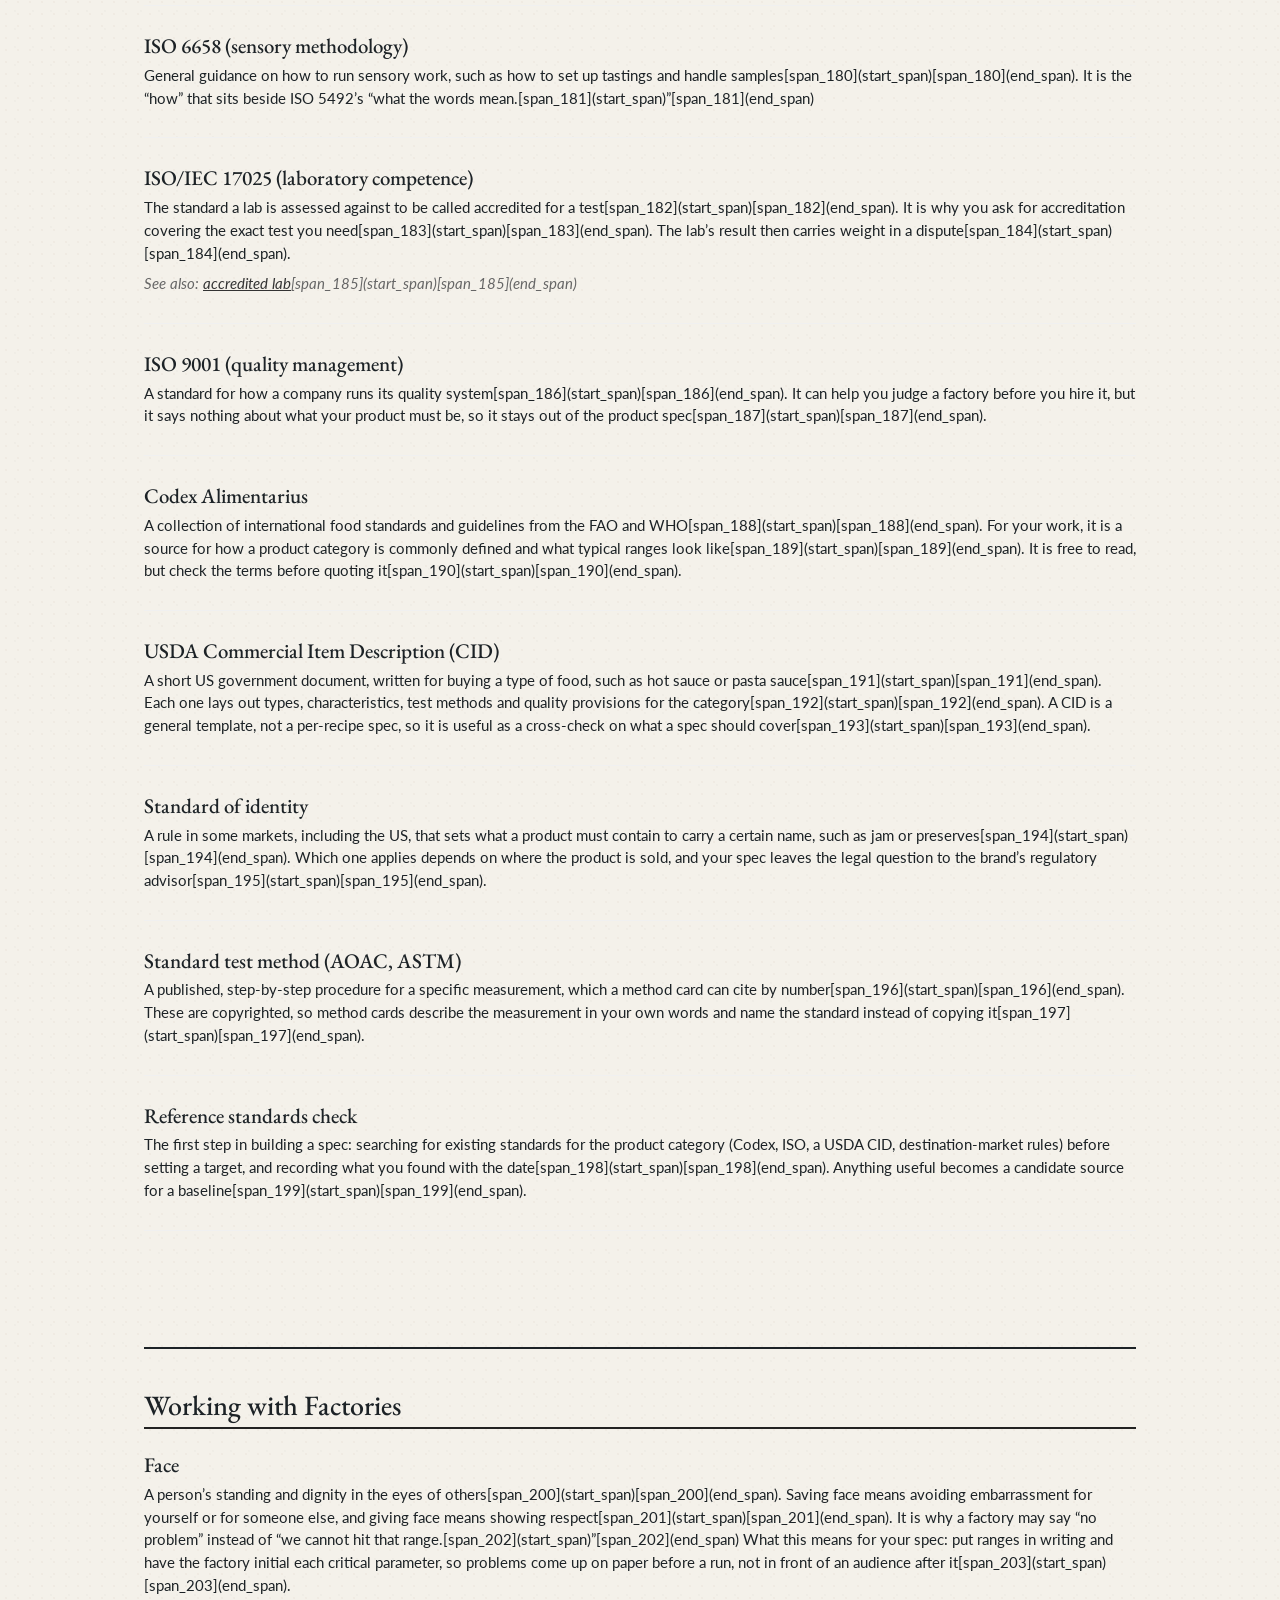
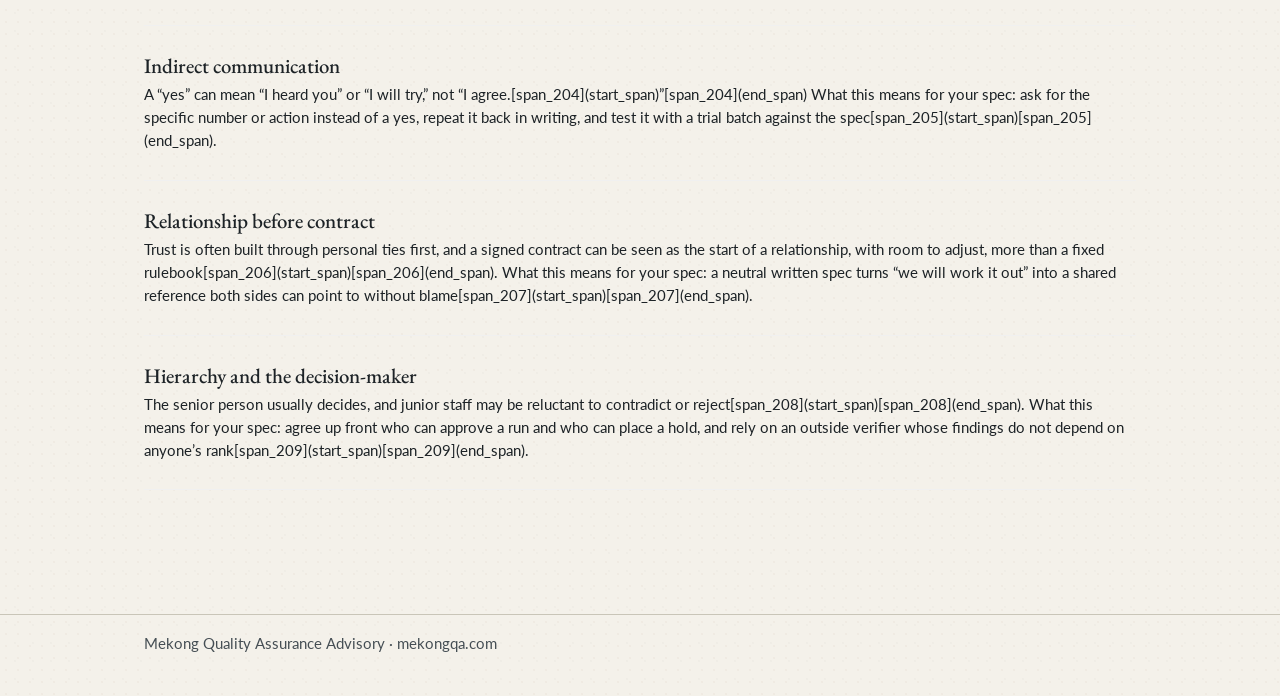
<file: glossary1.html>
<!DOCTYPE html>
<html lang="en">
<head>
<meta charset="utf-8">
<meta name="viewport" content="width=device-width, initial-scale=1, viewport-fit=cover">
<title>Co-Packer Quality Terminology & Specifications Glossary | Mekong Quality Assurance Advisory</title>
<link rel="preconnect" href="https://fonts.googleapis.com">
<link href="https://fonts.googleapis.com/css2?family=EB+Garamond:wght@400;500;600&family=Lato:wght@400;700&display=swap" rel="stylesheet">
<link rel="stylesheet" href="style.css">
</head>
<body>
<header>
  <div class="wrap">
    <p class="brand">Mekong Quality Assurance Advisory</p>
    <p class="tag">Product specifications and on-site verification for food &amp; beverage brands using co-packers.</p>
    <nav aria-label="Main">
      <a href="index.html">Home</a>
      <a href="services.html">Services</a>
      <a href="about.html">About</a>
      <a href="resources.html" aria-current="page">Resources</a>
      <a href="contact.html">Contact</a>
    </nav>
  </div>
</header>

<main class="wrap page">
<h1 class="page-title">Co-Packer Quality Terminology &amp; Specifications Glossary</h1>

<p class="confidential">This plain-language glossary explains the documents, contracts, measurements, and standards that matter when a food or beverage brand works with an overseas co-packer.</p>

<div class="glossary-toc">
  <h2>Topics</h2>
  <ul>
    <li><a href="#start-here">Start Here</a></li>
    <li><a href="#the-documents">The Documents</a></li>
    <li><a href="#contracts-and-money">Contracts &amp; Money</a></li>
    <li><a href="#measurements">Measurements</a></li>
    <li><a href="#sensory">Sensory</a></li>
    <li><a href="#sampling-and-inspection">Sampling &amp; Inspection</a></li>
    <li><a href="#standards">Standards</a></li>
    <li><a href="#working-with-factories">Working with Factories</a></li>
  </ul>
</div>

<!-- START HERE -->
<section id="start-here" class="glossary-section">
  <h2>Start Here</h2>
  
  <div class="glossary-entry" id="co-packer">
    <h3>Co-packer</h3>
    <p>A factory that makes and packs your product under your brand[span_2](start_span)[span_2](end_span). Also called a co-manufacturer or contract manufacturer[span_3](start_span)[span_3](end_span).</p>
  </div>

  <div class="glossary-entry" id="golden-sample">
    <h3>Golden sample</h3>
    <p>The approved finished product that everything else is measured against[span_4](start_span)[span_4](end_span). A lot passes when it matches the golden sample within the ranges in the product spec[span_5](start_span)[span_5](end_span).</p>
    <p class="see-also">See also: <a href="#product-spec">product spec</a>[span_6](start_span)[span_6](end_span)</p>
  </div>

  <div class="glossary-entry" id="spec-drift">
    <h3>Spec drift</h3>
    <p>The slow change in a product from run to run, such as a little less sugar, a thinner texture, or a swapped ingredient[span_7](start_span)[span_7](end_span). Each change is small, but together they leave a product that no longer matches what you approved[span_8](start_span)[span_8](end_span). Written ranges are how you catch it[span_9](start_span)[span_9](end_span).</p>
  </div>

  <div class="glossary-entry" id="first-run-verification">
    <h3>First-run verification</h3>
    <p>Checking the first commercial run against the spec before it ships, on the factory floor, with calibrated instruments[span_10](start_span)[span_10](end_span). It shows whether the spec works in practice[span_11](start_span)[span_11](end_span).</p>
    <p class="see-also">See also: <a href="#verification-protocol">verification protocol</a>[span_12](start_span)[span_12](end_span)</p>
  </div>

  <div class="glossary-entry" id="target-and-tolerance">
    <h3>Target and tolerance</h3>
    <p>The target is the number you are aiming for (say, Brix 62)[span_13](start_span)[span_13](end_span). The tolerance is the range around it that still counts as acceptable (say, 60 to 64)[span_14](start_span)[span_14](end_span). A reading outside the range fails[span_15](start_span)[span_15](end_span).</p>
  </div>
</section>

<!-- THE DOCUMENTS -->
<section id="the-documents" class="glossary-section">
  <h2>The Documents</h2>

  <div class="glossary-entry" id="product-spec">
    <h3>Product spec</h3>
    <p>A written definition of what the finished product must be: measurable targets and ranges, defect classes, and a sensory description[span_16](start_span)[span_16](end_span). It belongs to the brand and works at any factory, so you can send the same spec to several factories and compare their quotes[span_17](start_span)[span_17](end_span). It describes the end product, not the factory’s equipment[span_18](start_span)[span_18](end_span).</p>
    <p class="see-also">See also: <a href="#method-card">method card</a>, <a href="#verification-protocol">verification protocol</a>[span_19](start_span)[span_19](end_span)</p>
  </div>

  <div class="glossary-entry" id="verification-protocol">
    <h3>Verification protocol</h3>
    <p>The companion document for checking[span_20](start_span)[span_20](end_span). It says how each lot is sampled, measured and accepted or rejected against the spec, so a team member or inspector can decide in minutes[span_21](start_span)[span_21](end_span).</p>
    <p class="see-also">See also: <a href="#aql">AQL</a>, <a href="#defect-class">defect class</a>[span_22](start_span)[span_22](end_span)</p>
  </div>

  <div class="glossary-entry" id="method-card">
    <h3>Method card</h3>
    <p>A one-page instruction for a single measurement, covering the instrument, preparation, temperature, number of readings, calibration and what to record[span_23](start_span)[span_23](end_span). A second person or a lab should be able to repeat it and get the same result[span_24](start_span)[span_24](end_span).</p>
  </div>

  <div class="glossary-entry" id="quality-agreement">
    <h3>Quality agreement</h3>
    <p>The part of the factory contract that covers quality: who is responsible for what, how lots are rejected, and what happens next[span_25](start_span)[span_25](end_span). The product spec and verification protocol attach to it[span_26](start_span)[span_26](end_span). A lawyer drafts the contract itself[span_27](start_span)[span_27](end_span).</p>
  </div>

  <div class="glossary-entry" id="inspection-report">
    <h3>Inspection report</h3>
    <p>The written result of checking one lot against the spec[span_28](start_span)[span_28](end_span). It records the lot, the sampling used, every reading, the sensory result and the decision, and it is signed by the inspector[span_29](start_span)[span_29](end_span). It states the technical result only; the brand decides what happens to the lot commercially[span_30](start_span)[span_30](end_span).</p>
    <p class="see-also">See also: <a href="#pre-shipment-inspection">pre-shipment inspection</a>[span_31](start_span)[span_31](end_span)</p>
  </div>

  <div class="glossary-entry" id="coa">
    <h3>Certificate of Analysis (CoA)</h3>
    <p>The factory’s own paper listing the test results for a lot[span_32](start_span)[span_32](end_span). It is useful, but it is the factory’s claim[span_33](start_span)[span_33](end_span). Verification compares those numbers with independent readings and flags any difference before payment is released[span_34](start_span)[span_34](end_span).</p>
    <p class="see-also">See also: <a href="#accredited-lab">accredited lab</a>[span_35](start_span)[span_35](end_span)</p>
  </div>

  <div class="glossary-entry" id="retained-reference">
    <h3>Retained reference</h3>
    <p>A sealed, labeled unit from the approved product, stored under set conditions and replaced on a schedule[span_36](start_span)[span_36](end_span). It is the physical answer to “what was this supposed to taste and look like?[span_37](start_span)”[span_37](end_span)</p>
  </div>
</section>

<!-- CONTRACTS AND MONEY -->
<section id="contracts-and-money" class="glossary-section">
  <h2>Contracts and Money</h2>

  <div class="glossary-entry" id="co-packing-agreement">
    <h3>Co-packing agreement</h3>
    <p>The main contract between a brand and a factory[span_38](start_span)[span_38](end_span). It covers price, volumes, term, ownership and liability[span_39](start_span)[span_39](end_span). The product spec and verification protocol attach to it, usually through the quality agreement[span_40](start_span)[span_40](end_span). A lawyer drafts it, and your documents are written so that lawyer can embed them[span_41](start_span)[span_41](end_span).</p>
  </div>

  <div class="glossary-entry" id="payment-gate">
    <h3>Payment gate</h3>
    <p>A payment tied to a result instead of a date[span_42](start_span)[span_42](end_span). A common setup is a deposit up front and the balance only after a lot passes inspection[span_43](start_span)[span_43](end_span). This is where verification directly protects your money[span_44](start_span)[span_44](end_span).</p>
  </div>

  <div class="glossary-entry" id="rejection-right">
    <h3>Rejection right</h3>
    <p>The brand’s contractual right to refuse a lot that fails the spec, and what the factory must then do[span_45](start_span)[span_45](end_span). It only works if the spec is specific enough to prove the failure[span_46](start_span)[span_46](end_span).</p>
  </div>

  <div class="glossary-entry" id="corrective-action">
    <h3>Corrective action</h3>
    <p>The factory’s written response to a failed lot: what went wrong, what it will change, and by when[span_47](start_span)[span_47](end_span). Your protocol sets when one is required[span_48](start_span)[span_48](end_span).</p>
  </div>

  <div class="glossary-entry" id="incoterms">
    <h3>Incoterms</h3>
    <p>Short standard codes for who pays for and carries the risk of a shipment at each stage[span_49](start_span)[span_49](end_span). Two you will hear often are EXW, where the buyer takes over at the factory door, and FOB, where the seller is responsible until the goods are loaded on the ship[span_50](start_span)[span_50](end_span). They decide who bears the loss on a rejected lot[span_51](start_span)[span_51](end_span).</p>
  </div>
</section>

<!-- MEASUREMENTS -->
<section id="measurements" class="glossary-section">
  <h2>Measurements</h2>

  <div class="glossary-entry" id="brix">
    <h3>Brix (°Bx)</h3>
    <p>The share of dissolved solids in a liquid, mostly sugar, measured with a refractometer[span_52](start_span)[span_52](end_span). A reading of 62 °Bx means the product is about 62% dissolved solids by weight[span_53](start_span)[span_53](end_span). It is a quick check that a jam, sauce or syrup has not been thinned out or over-cooked[span_54](start_span)[span_54](end_span). Seasonal fruit varies, so the range needs room for that[span_55](start_span)[span_55](end_span).</p>
    <p class="see-also">See also: <a href="#target-and-tolerance">target and tolerance</a>[span_56](start_span)[span_56](end_span)</p>
  </div>

  <div class="glossary-entry" id="ph">
    <h3>pH</h3>
    <p>A scale from 0 to 14 showing how acidic something is[span_57](start_span)[span_57](end_span). Lower is more acidic[span_58](start_span)[span_58](end_span). It shapes taste and stability, so it is a core quality measure[span_59](start_span)[span_59](end_span). Any safety limit tied to pH is set by the plant and the brand’s regulatory advisor, not by the spec[span_60](start_span)[span_60](end_span).</p>
    <p class="see-also">See also: <a href="#calibration">calibration</a>[span_61](start_span)[span_61](end_span)</p>
  </div>

  <div class="glossary-entry" id="water-activity">
    <h3>Water activity (a<sub>w</sub>)</h3>
    <p>A scale from 0 to 1 showing how much of the water in a product is free instead of locked up in the ingredients[span_62](start_span)[span_62](end_span). It affects texture, shelf life and how the product ages[span_63](start_span)[span_63](end_span). It is usually measured by a lab at first and later with an on-site meter[span_64](start_span)[span_64](end_span).</p>
  </div>

  <div class="glossary-entry" id="consistency-bostwick">
    <h3>Consistency (Bostwick)</h3>
    <p>How thick or runny a product is, measured by how far it flows along a small trough in a set time[span_65](start_span)[span_65](end_span). A farther flow means a thinner product[span_66](start_span)[span_66](end_span). It replaces “a bit thicker, please” with a number a factory can hit[span_67](start_span)[span_67](end_span).</p>
  </div>

  <div class="glossary-entry" id="salinity">
    <h3>Salinity</h3>
    <p>The salt content of a product, usually as a percentage, measured with a meter or a lab method[span_68](start_span)[span_68](end_span). It matters for taste, and a small change is noticeable[span_69](start_span)[span_69](end_span).</p>
  </div>

  <div class="glossary-entry" id="abv">
    <h3>Alcohol by volume (ABV)</h3>
    <p>The percentage of the liquid that is alcohol, relevant only to products that contain it, such as some sauces, marinades and beverages[span_70](start_span)[span_70](end_span).</p>
  </div>

  <div class="glossary-entry" id="color-lab">
    <h3>Color (L*a*b*)</h3>
    <p>A way to give a color three numbers: L* for lightness, a* for green to red, and b* for blue to yellow[span_71](start_span)[span_71](end_span). Locking in numbers replaces “make it look like the sample,” which depends on lighting and on who is looking[span_72](start_span)[span_72](end_span). The lab sets the baseline from the approved product[span_73](start_span)[span_73](end_span).</p>
    <p class="see-also">See also: <a href="#delta-e">Delta E</a>[span_74](start_span)[span_74](end_span)</p>
  </div>

  <div class="glossary-entry" id="delta-e">
    <h3>Delta E (&Delta;E)</h3>
    <p>A single number showing how far apart two colors are[span_75](start_span)[span_75](end_span). As a rule of thumb, around 1 is barely noticeable to a trained eye and 2 to 3 is a common commercial tolerance[span_76](start_span)[span_76](end_span). The spec sets the limit for your product[span_77](start_span)[span_77](end_span).</p>
  </div>

  <div class="glossary-entry" id="fill-and-net-content">
    <h3>Fill and net content</h3>
    <p>How much product is in the pack, not counting the container[span_78](start_span)[span_78](end_span). Net weight is the product alone, gross weight includes the packaging, and tare is the packaging’s own weight[span_79](start_span)[span_79](end_span). Checking fill catches under- and over-filling[span_80](start_span)[span_80](end_span).</p>
  </div>

  <div class="glossary-entry" id="calibration">
    <h3>Calibration</h3>
    <p>Checking an instrument against a known reference before you use it, so its readings can be trusted[span_81](start_span)[span_81](end_span). A reading from an uncalibrated meter proves little in a dispute[span_82](start_span)[span_82](end_span).</p>
  </div>

  <div class="glossary-entry" id="baseline">
    <h3>Baseline</h3>
    <p>The first measurements taken from the approved product, which become the starting point for the spec’s targets[span_83](start_span)[span_83](end_span). An accredited lab sets them, and your own instruments are checked against them[span_84](start_span)[span_84](end_span).</p>
    <p class="see-also">See also: <a href="#golden-sample">golden sample</a>[span_85](start_span)[span_85](end_span)</p>
  </div>

  <div class="glossary-entry" id="accredited-lab">
    <h3>Accredited lab</h3>
    <p>A lab formally recognized as competent to run specific tests[span_86](start_span)[span_86](end_span). It matters because its result is the one that settles a dispute over a failed lot[span_87](start_span)[span_87](end_span). Check that it is accredited for the exact test you need[span_88](start_span)[span_88](end_span).</p>
  </div>
</section>

<!-- SENSORY -->
<section id="sensory" class="glossary-section">
  <h2>Sensory</h2>

  <div class="glossary-entry" id="sensory-analysis">
    <h3>Sensory analysis</h3>
    <p>Judging a product with the human senses (sight, smell, taste, touch) in a structured, repeatable way[span_89](start_span)[span_89](end_span). Done properly, it turns “tastes right” into something a second person can check[span_90](start_span)[span_90](end_span).</p>
  </div>

  <div class="glossary-entry" id="flavor-profile">
    <h3>Flavor profile</h3>
    <p>A written description of how the approved product should taste and smell, in defined terms and with a score for each attribute[span_91](start_span)[span_91](end_span). It is what a second taster uses to judge a new lot against the golden sample[span_92](start_span)[span_92](end_span).</p>
    <p class="see-also">See also: <a href="#reference-vocabulary">reference vocabulary</a>, <a href="#scale-and-anchor">scale and anchor</a>[span_93](start_span)[span_93](end_span)</p>
  </div>

  <div class="glossary-entry" id="taste-odor-flavor">
    <h3>Taste, odor and flavor</h3>
    <p>Three different things[span_94](start_span)[span_94](end_span). Taste is what your tongue detects (sweet, sour, salty, bitter, umami)[span_95](start_span)[span_95](end_span). Odor is what you smell[span_96](start_span)[span_96](end_span). Flavor is the combined impression of taste, smell and sensations like heat or cooling while you eat[span_97](start_span)[span_97](end_span). Defining which one you mean avoids confusion[span_98](start_span)[span_98](end_span).</p>
  </div>

  <div class="glossary-entry" id="aroma">
    <h3>Aroma</h3>
    <p>In everyday English, a smell, often a pleasant one[span_99](start_span)[span_99](end_span). The standard notes that English and French use the word differently, so it is worth defining it in the spec when a team works in more than one language[span_100](start_span)[span_100](end_span).</p>
  </div>

  <div class="glossary-entry" id="off-note">
    <h3>Off-note</h3>
    <p>A smell or taste that does not belong in the product, usually a sign something has changed or gone wrong[span_101](start_span)[span_101](end_span). Your spec lists the off-notes that apply to the product, and a listed one has zero tolerance[span_102](start_span)[span_102](end_span).</p>
    <p class="see-also">See also: <a href="#critical-off-note">critical off-note</a>[span_103](start_span)[span_103](end_span)</p>
  </div>

  <div class="glossary-entry" id="critical-off-note">
    <h3>Critical off-note</h3>
    <p>An off-note serious enough that you stop and act, such as rancid, fermented, moldy, chemical or machine oil[span_104](start_span)[span_104](end_span). The rule is to report to the brand immediately and hold the lot[span_105](start_span)[span_105](end_span). A quality off-note, such as slightly flat or a little burnt, goes to a blind panel instead[span_106](start_span)[span_106](end_span).</p>
  </div>

  <div class="glossary-entry" id="off-flavor-vs-taint">
    <h3>Off-flavor vs. taint</h3>
    <p>Both are wrong tastes, but with different causes[span_107](start_span)[span_107](end_span). An off-flavor is an atypical taste that usually comes from the product itself changing or deteriorating[span_108](start_span)[span_108](end_span). A taint is a foreign taste or smell that comes from outside, such as machine oil or a cleaning agent[span_109](start_span)[span_109](end_span). Naming the cause helps decide what to ask the factory[span_110](start_span)[span_110](end_span).</p>
  </div>

  <div class="glossary-entry" id="texture-and-mouthfeel">
    <h3>Texture and mouthfeel</h3>
    <p>How a product feels in the mouth: thick, smooth, grainy, creamy, sticky, fizzy[span_111](start_span)[span_111](end_span). Consistency measurements cover the physical side, and the flavor profile covers what a taster notices[span_112](start_span)[span_112](end_span).</p>
  </div>

  <div class="glossary-entry" id="blind-comparison">
    <h3>Blind comparison</h3>
    <p>Tasting a lot side by side with the golden sample without knowing which is which, usually with a second person who codes the samples[span_113](start_span)[span_113](end_span). It removes expectation, which is the most common source of sensory error[span_114](start_span)[span_114](end_span).</p>
    <p class="see-also">See also: <a href="#bias">bias</a>[span_115](start_span)[span_115](end_span)</p>
  </div>

  <div class="glossary-entry" id="bias">
    <h3>Bias</h3>
    <p>A distortion in a judgment that has nothing to do with the product[span_116](start_span)[span_116](end_span). Two common kinds are expectation bias (you taste what you expect) and the halo effect (one good quality makes everything seem better)[span_117](start_span)[span_117](end_span). Coding the samples and using a written profile reduce both[span_118](start_span)[span_118](end_span).</p>
  </div>

  <div class="glossary-entry" id="scale-and-anchor">
    <h3>Scale and anchor</h3>
    <p>A simple scoring scale, such as 1 to 5, with each point tied to the reference sample, so a “3” means the same thing to every taster[span_119](start_span)[span_119](end_span). Without anchors, scores drift from person to person[span_120](start_span)[span_120](end_span).</p>
  </div>

  <div class="glossary-entry" id="panel-and-assessor">
    <h3>Panel and assessor</h3>
    <p>The group of people who judge the product, and each individual taster[span_121](start_span)[span_121](end_span). In practice your panel may be two people, such as you and the plant’s QA person, but the same rules apply: blind, coded and written down[span_122](start_span)[span_122](end_span).</p>
  </div>

  <div class="glossary-entry" id="reference-vocabulary">
    <h3>Reference vocabulary</h3>
    <p>A published list of defined sensory terms, such as ISO 5492 for general terms and category lists for specific products, used so “burnt” or “grassy” means the same thing to everyone[span_123](start_span)[span_123](end_span). Your spec matches the brand’s own words to these terms and cites the source[span_124](start_span)[span_124](end_span).</p>
    <p class="see-also">See also: <a href="#flavor-profile">flavor profile</a>[span_125](start_span)[span_125](end_span)</p>
  </div>
</section>

<!-- SAMPLING AND INSPECTION -->
<section id="sampling-and-inspection" class="glossary-section">
  <h2>Sampling and Inspection</h2>

  <div class="glossary-entry" id="pre-shipment-inspection">
    <h3>Pre-shipment inspection</h3>
    <p>A check of a finished lot, on the factory floor, before it ships and before the balance is paid[span_126](start_span)[span_126](end_span). It confirms the lot matches the product spec, using calibrated instruments and a written verification protocol[span_127](start_span)[span_127](end_span). It is a quality check on what was ordered, and it does not cover the factory’s food safety system[span_128](start_span)[span_128](end_span).</p>
    <p class="see-also">See also: <a href="#inspection-report">inspection report</a>[span_129](start_span)[span_129](end_span)</p>
  </div>

  <div class="glossary-entry" id="lot">
    <h3>Lot</h3>
    <p>One production run, or one defined portion of it, treated as a single unit for inspection[span_130](start_span)[span_130](end_span). The protocol says what counts as a lot, and the inspector confirms the size from the plant’s count and their own[span_131](start_span)[span_131](end_span).</p>
  </div>

  <div class="glossary-entry" id="sample">
    <h3>Sample</h3>
    <p>The handful of units pulled from the lot and checked, standing in for the whole lot[span_132](start_span)[span_132](end_span). The inspector chooses the units, never the plant, because a sample the factory picked tells you only about the units it wanted you to see[span_133](start_span)[span_133](end_span).</p>
  </div>

  <div class="glossary-entry" id="sampling-plan">
    <h3>Sampling plan</h3>
    <p>The rule that says how many units to pull from a lot of a given size and how many problems you can find before the lot fails[span_134](start_span)[span_134](end_span). Bigger lots get bigger samples[span_135](start_span)[span_135](end_span). The plan is fixed in the protocol before the visit, not decided on the day[span_136](start_span)[span_136](end_span).</p>
  </div>

  <div class="glossary-entry" id="aql">
    <h3>AQL (Acceptable Quality Limit)</h3>
    <p>The level of defects you agree, in advance, to tolerate in regular production[span_137](start_span)[span_137](end_span). It is not a promise of zero defects[span_138](start_span)[span_138](end_span). It is the line the sampling plan is built around[span_139](start_span)[span_139](end_span). A stricter AQL means fewer defects are allowed and more units are pulled[span_140](start_span)[span_140](end_span).</p>
    <p class="see-also">See also: <a href="#iso-2859-1">ISO 2859-1</a>[span_141](start_span)[span_141](end_span)</p>
  </div>

  <div class="glossary-entry" id="defect-class">
    <h3>Defect class (major and minor)</h3>
    <p>A label for how serious a failure is, agreed with the brand attribute by attribute before anything goes wrong[span_142](start_span)[span_142](end_span). A major defect matters to the buyer or consumer, such as a color far out of range or a short fill[span_143](start_span)[span_143](end_span). A minor defect is a smaller departure[span_144](start_span)[span_144](end_span). Each class gets its own AQL[span_145](start_span)[span_145](end_span).</p>
  </div>

  <div class="glossary-entry" id="ac-re">
    <h3>Ac / Re (accept and reject numbers)</h3>
    <p>The two numbers from the sampling table for each defect class[span_146](start_span)[span_146](end_span). If the number of failing units is at or below Ac, the lot passes for that class[span_147](start_span)[span_147](end_span). If it reaches Re, the lot fails[span_148](start_span)[span_148](end_span). The inspector reads them from the protocol and does not change them on site[span_149](start_span)[span_149](end_span).</p>
  </div>

  <div class="glossary-entry" id="inspection-level">
    <h3>Inspection level</h3>
    <p>How much sampling a check calls for[span_150](start_span)[span_150](end_span). The usual starting point is a general level for checks that leave the unit intact[span_151](start_span)[span_151](end_span). A special, smaller level suits tests that destroy the unit or cost a lot, such as opening a sealed pack for a lab test, where a smaller sample is acceptable[span_152](start_span)[span_152](end_span).</p>
  </div>

  <div class="glossary-entry" id="switching-rules">
    <h3>Switching rules</h3>
    <p>The standard’s way of changing how hard you inspect based on recent results[span_153](start_span)[span_153](end_span). Lots that keep passing can move to lighter checking, and a run of failures moves you to tighter checking[span_154](start_span)[span_154](end_span). Someone keeps a lot-history record to track it[span_155](start_span)[span_155](end_span).</p>
  </div>

  <div class="glossary-entry" id="non-destructive-vs-destructive">
    <h3>Non-destructive vs. destructive test</h3>
    <p>A non-destructive check, such as a visual check or a weight, leaves the unit sellable[span_156](start_span)[span_156](end_span). A destructive one, such as opening the pack to measure pH, uses it up[span_157](start_span)[span_157](end_span). That is why they use different sample sizes[span_158](start_span)[span_158](end_span).</p>
  </div>

  <div class="glossary-entry" id="disposition">
    <h3>Disposition</h3>
    <p>What happens to a lot after the result: accept, reject, hold, or rework with re-inspection[span_159](start_span)[span_159](end_span). The inspector reports the technical result, and the brand decides the disposition[span_160](start_span)[span_160](end_span).</p>
  </div>

  <div class="glossary-entry" id="hold">
    <h3>Hold</h3>
    <p>Keeping a lot from shipping while a question is open, such as a listed off-note or a disputed reading[span_161](start_span)[span_161](end_span). The factory quarantines the lot under its own procedures, and the brand decides what happens next[span_162](start_span)[span_162](end_span).</p>
  </div>

  <div class="glossary-entry" id="split-sample">
    <h3>Split sample</h3>
    <p>A sealed, labeled set of units from the same lot, kept apart for lab confirmation if the factory disputes a result[span_163](start_span)[span_163](end_span). The lab’s result decides the dispute[span_164](start_span)[span_164](end_span).</p>
    <p class="see-also">See also: <a href="#chain-of-custody">chain of custody</a>[span_165](start_span)[span_165](end_span)</p>
  </div>

  <div class="glossary-entry" id="chain-of-custody">
    <h3>Chain of custody</h3>
    <p>The paper trail showing who held a sample and when, from the moment it was drawn to the moment the lab opened it[span_166](start_span)[span_166](end_span). It is what lets a lab result stand up in a disagreement[span_167](start_span)[span_167](end_span).</p>
  </div>

  <div class="glossary-entry" id="traceability">
    <h3>Traceability (lot code)</h3>
    <p>The date or batch marking on each unit that links it back to its production run[span_168](start_span)[span_168](end_span). It lets you identify which units are affected if a lot has a problem[span_169](start_span)[span_169](end_span).</p>
  </div>
</section>

<!-- STANDARDS -->
<section id="standards" class="glossary-section">
  <h2>Standards</h2>

  <div class="glossary-entry" id="iso-standards">
    <h3>ISO standards</h3>
    <p>Documents published by the International Organization for Standardization that set agreed methods and vocabulary for things like sampling, testing and sensory work[span_170](start_span)[span_170](end_span). They are copyrighted and sold by ISO, so this glossary explains what each one is for and points you to the official text[span_171](start_span)[span_171](end_span). It does not reproduce them[span_172](start_span)[span_172](end_span).</p>
  </div>

  <div class="glossary-entry" id="iso-2859-1">
    <h3>ISO 2859-1 (sampling by attributes)</h3>
    <p>The standard behind your sampling plans[span_173](start_span)[span_173](end_span). It is the rulebook for how many units to pull from a lot, which AQL to use, and the accept and reject numbers that follow[span_174](start_span)[span_174](end_span). Your protocol is built on it, and every figure should be checked against a bought copy, never a free chart[span_175](start_span)[span_175](end_span).</p>
    <p class="see-also">See also: <a href="#aql">AQL</a>, <a href="#ac-re">Ac / Re</a>[span_176](start_span)[span_176](end_span)</p>
  </div>

  <div class="glossary-entry" id="iso-5492">
    <h3>ISO 5492 (sensory vocabulary)</h3>
    <p>The standard that defines sensory words, such as odor, flavor, off-flavor, taint and the names of tests[span_177](start_span)[span_177](end_span). Using it means “off-flavor” has one meaning for your team, the brand and the factory[span_178](start_span)[span_178](end_span).</p>
    <p class="see-also">See also: <a href="#reference-vocabulary">reference vocabulary</a>[span_179](start_span)[span_179](end_span)</p>
  </div>

  <div class="glossary-entry" id="iso-6658">
    <h3>ISO 6658 (sensory methodology)</h3>
    <p>General guidance on how to run sensory work, such as how to set up tastings and handle samples[span_180](start_span)[span_180](end_span). It is the “how” that sits beside ISO 5492’s “what the words mean.[span_181](start_span)”[span_181](end_span)</p>
  </div>

  <div class="glossary-entry" id="iso-17025">
    <h3>ISO/IEC 17025 (laboratory competence)</h3>
    <p>The standard a lab is assessed against to be called accredited for a test[span_182](start_span)[span_182](end_span). It is why you ask for accreditation covering the exact test you need[span_183](start_span)[span_183](end_span). The lab’s result then carries weight in a dispute[span_184](start_span)[span_184](end_span).</p>
    <p class="see-also">See also: <a href="#accredited-lab">accredited lab</a>[span_185](start_span)[span_185](end_span)</p>
  </div>

  <div class="glossary-entry" id="iso-9001">
    <h3>ISO 9001 (quality management)</h3>
    <p>A standard for how a company runs its quality system[span_186](start_span)[span_186](end_span). It can help you judge a factory before you hire it, but it says nothing about what your product must be, so it stays out of the product spec[span_187](start_span)[span_187](end_span).</p>
  </div>

  <div class="glossary-entry" id="codex-alimentarius">
    <h3>Codex Alimentarius</h3>
    <p>A collection of international food standards and guidelines from the FAO and WHO[span_188](start_span)[span_188](end_span). For your work, it is a source for how a product category is commonly defined and what typical ranges look like[span_189](start_span)[span_189](end_span). It is free to read, but check the terms before quoting it[span_190](start_span)[span_190](end_span).</p>
  </div>

  <div class="glossary-entry" id="usda-cid">
    <h3>USDA Commercial Item Description (CID)</h3>
    <p>A short US government document, written for buying a type of food, such as hot sauce or pasta sauce[span_191](start_span)[span_191](end_span). Each one lays out types, characteristics, test methods and quality provisions for the category[span_192](start_span)[span_192](end_span). A CID is a general template, not a per-recipe spec, so it is useful as a cross-check on what a spec should cover[span_193](start_span)[span_193](end_span).</p>
  </div>

  <div class="glossary-entry" id="standard-of-identity">
    <h3>Standard of identity</h3>
    <p>A rule in some markets, including the US, that sets what a product must contain to carry a certain name, such as jam or preserves[span_194](start_span)[span_194](end_span). Which one applies depends on where the product is sold, and your spec leaves the legal question to the brand’s regulatory advisor[span_195](start_span)[span_195](end_span).</p>
  </div>

  <div class="glossary-entry" id="standard-test-method">
    <h3>Standard test method (AOAC, ASTM)</h3>
    <p>A published, step-by-step procedure for a specific measurement, which a method card can cite by number[span_196](start_span)[span_196](end_span). These are copyrighted, so method cards describe the measurement in your own words and name the standard instead of copying it[span_197](start_span)[span_197](end_span).</p>
  </div>

  <div class="glossary-entry" id="reference-standards-check">
    <h3>Reference standards check</h3>
    <p>The first step in building a spec: searching for existing standards for the product category (Codex, ISO, a USDA CID, destination-market rules) before setting a target, and recording what you found with the date[span_198](start_span)[span_198](end_span). Anything useful becomes a candidate source for a baseline[span_199](start_span)[span_199](end_span).</p>
  </div>
</section>

<!-- WORKING WITH FACTORIES -->
<section id="working-with-factories" class="glossary-section">
  <h2>Working with Factories</h2>

  <div class="glossary-entry" id="face">
    <h3>Face</h3>
    <p>A person’s standing and dignity in the eyes of others[span_200](start_span)[span_200](end_span). Saving face means avoiding embarrassment for yourself or for someone else, and giving face means showing respect[span_201](start_span)[span_201](end_span). It is why a factory may say “no problem” instead of “we cannot hit that range.[span_202](start_span)”[span_202](end_span) What this means for your spec: put ranges in writing and have the factory initial each critical parameter, so problems come up on paper before a run, not in front of an audience after it[span_203](start_span)[span_203](end_span).</p>
  </div>

  <div class="glossary-entry" id="indirect-communication">
    <h3>Indirect communication</h3>
    <p>A “yes” can mean “I heard you” or “I will try,” not “I agree.[span_204](start_span)”[span_204](end_span) What this means for your spec: ask for the specific number or action instead of a yes, repeat it back in writing, and test it with a trial batch against the spec[span_205](start_span)[span_205](end_span).</p>
  </div>

  <div class="glossary-entry" id="relationship-before-contract">
    <h3>Relationship before contract</h3>
    <p>Trust is often built through personal ties first, and a signed contract can be seen as the start of a relationship, with room to adjust, more than a fixed rulebook[span_206](start_span)[span_206](end_span). What this means for your spec: a neutral written spec turns “we will work it out” into a shared reference both sides can point to without blame[span_207](start_span)[span_207](end_span).</p>
  </div>

  <div class="glossary-entry" id="hierarchy-and-decision-maker">
    <h3>Hierarchy and the decision-maker</h3>
    <p>The senior person usually decides, and junior staff may be reluctant to contradict or reject[span_208](start_span)[span_208](end_span). What this means for your spec: agree up front who can approve a run and who can place a hold, and rely on an outside verifier whose findings do not depend on anyone’s rank[span_209](start_span)[span_209](end_span).</p>
  </div>
</section>

</main>

<footer><div class="wrap">Mekong Quality Assurance Advisory · mekongqa.com</div></footer>
</body>
</html>
</file>
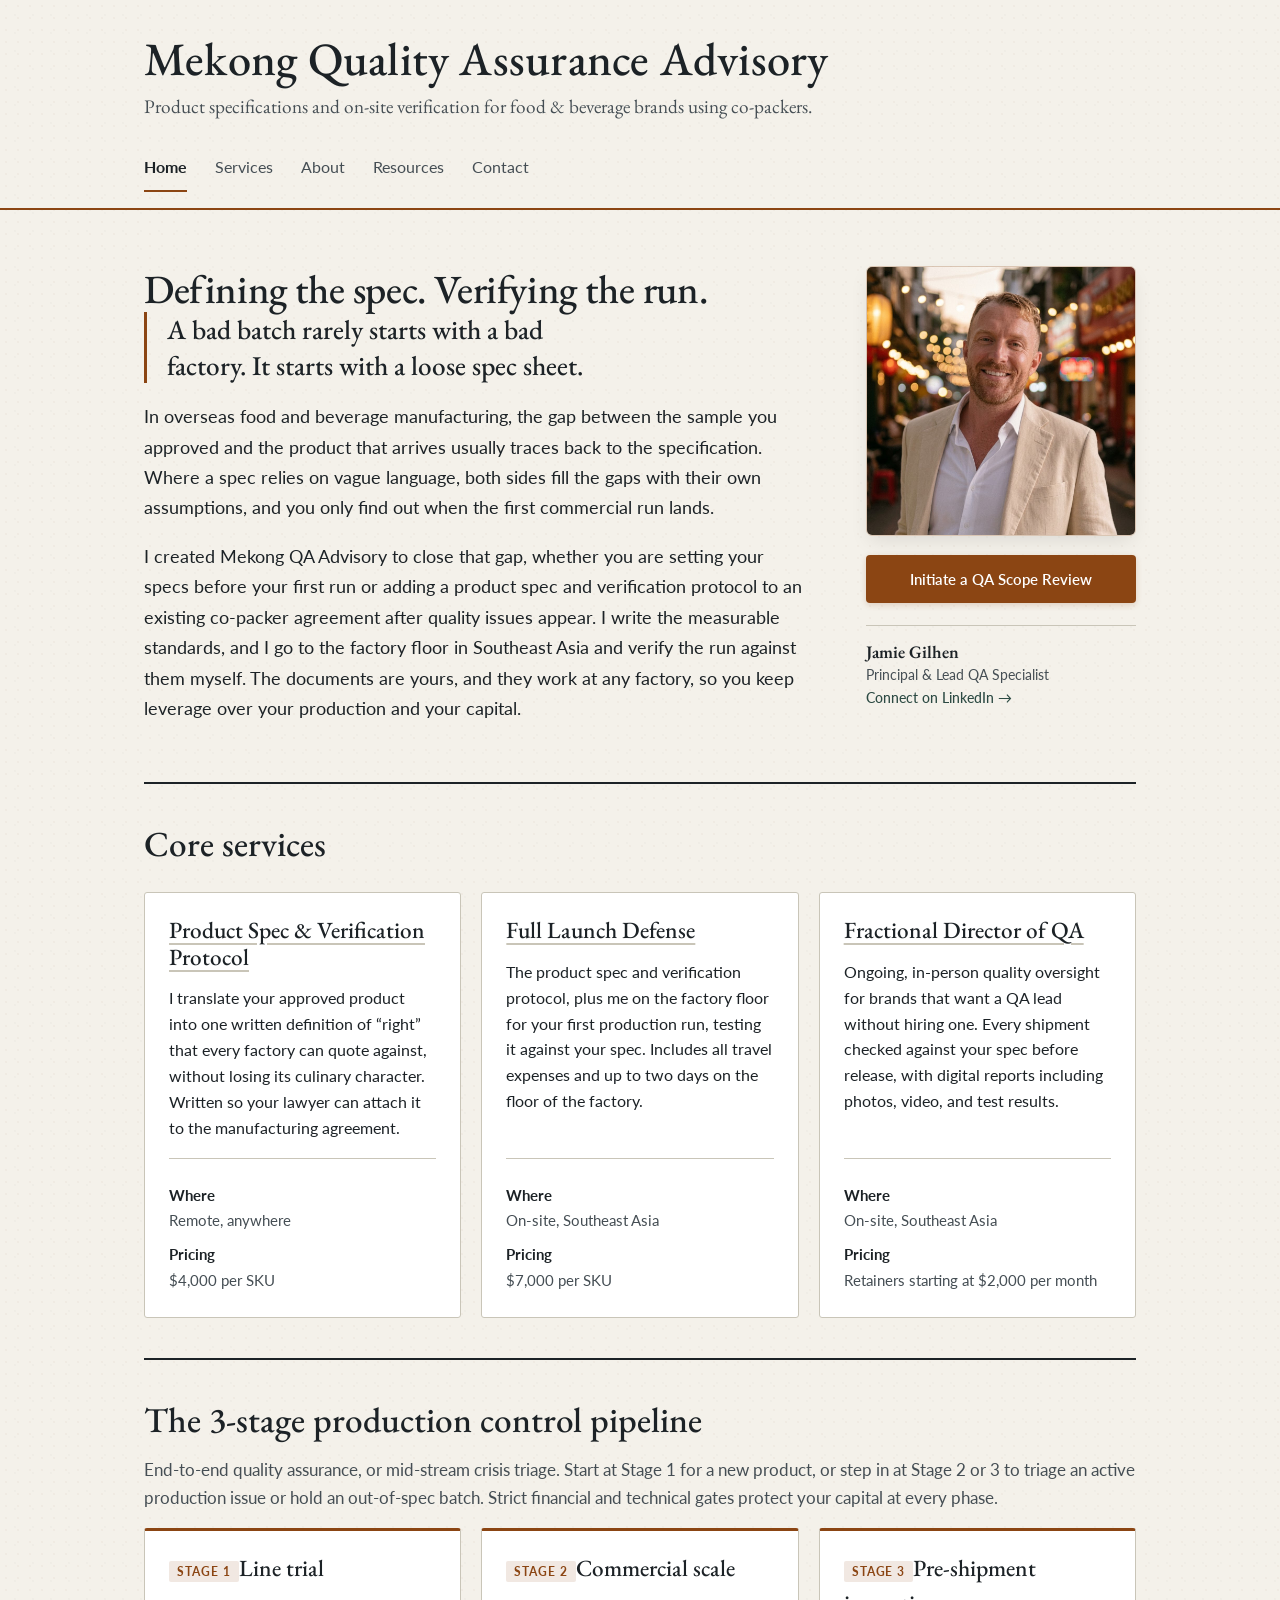
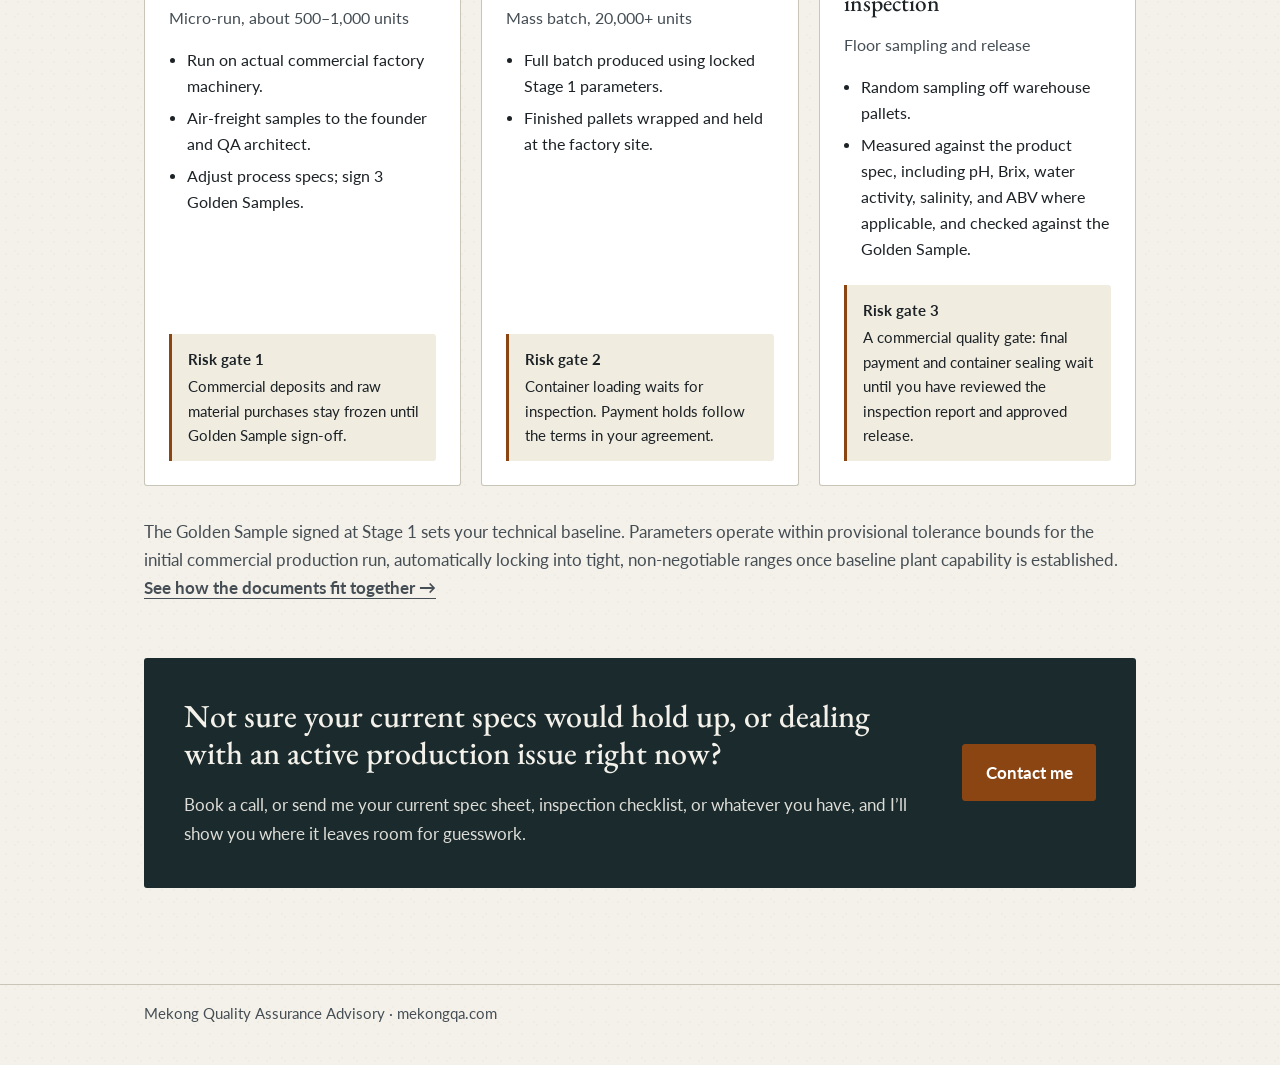
<file: index1.html>
<!DOCTYPE html>
<html lang="en">
<head>
<meta charset="utf-8">
<meta name="viewport" content="width=device-width, initial-scale=1, viewport-fit=cover">
<title>Mekong Quality Assurance Advisory</title>
<link rel="preconnect" href="https://fonts.googleapis.com">
<link href="https://fonts.googleapis.com/css2?family=EB+Garamond:wght@400;500;600&family=Lato:wght@400;700&display=swap" rel="stylesheet">
<link rel="stylesheet" href="style.css?v=3">
</head>
<body>
<header>
  <div class="wrap">
    <p class="brand">Mekong Quality Assurance Advisory</p>
    <p class="tag">Product specifications and on-site verification for food &amp; beverage brands using co-packers.</p>
    <nav aria-label="Main">
      <a href="index.html" aria-current="page">Home</a>
      <a href="services.html">Services</a>
      <a href="about.html">About</a>
         <a href="resources.html">Resources</a>
      <a href="contact.html">Contact</a>
    </nav>
  </div>
</header>

<main class="wrap">
  <div class="hero">
    <div class="hero-split">
      <div class="prose">
        <h1>Defining the spec. Verifying the run.</h1>
        <p class="lede">A bad batch rarely starts with a bad factory. It starts with a loose spec sheet.</p>

        <p>In overseas food and beverage manufacturing, the gap between the sample you approved and the product that arrives usually traces back to the specification. Where a spec relies on vague language, both sides fill the gaps with their own assumptions, and you only find out when the first commercial run lands.</p>
        <p>I created Mekong QA Advisory to close that gap, whether you are setting your specs before your first run or adding a product spec and verification protocol to an existing co-packer agreement after quality issues appear. I write the measurable standards, and I go to the factory floor in Southeast Asia and verify the run against them myself. The documents are yours, and they work at any factory, so you keep leverage over your production and your capital.</p>
      </div>

      <div class="hero-profile">
        <img src="jamie-headshot.jpg" alt="Jamie Gilhen - Principal & Lead QA Specialist" class="portrait-img">
        <a href="contact.html" class="cta-button">Initiate a QA Scope Review</a>

        <div class="sig">
          <strong>Jamie Gilhen</strong>
          <span>Principal &amp; Lead QA Specialist</span>
          <a href="https://www.linkedin.com/in/jamie-gilhen" target="_blank" rel="noopener noreferrer" class="linkedin-link">Connect on LinkedIn &rarr;</a>
        </div>
      </div>
    </div>
  </div>

  <section aria-labelledby="core">
    <h2 id="core">Core services</h2>
    <div class="cols">
          <article class="card">
        <h3><a href="services.html#architecture">Product Spec &amp; Verification Protocol</a></h3>
        <p>I translate your approved product into one written definition of &ldquo;right&rdquo; that every factory can quote against, without losing its culinary character. Written so your lawyer can attach it to the manufacturing agreement.</p>
        <dl><dt>Where</dt><dd>Remote, anywhere</dd><dt>Pricing</dt><dd>$4,000 per SKU</dd></dl>
      </article>
      <article class="card">
        <h3><a href="services.html#verification">Full Launch Defense</a></h3>
        <p>The product spec and verification protocol, plus me on the factory floor for your first production run, testing it against your spec. Includes all travel expenses and up to two days on the floor of the factory.</p>
        <dl><dt>Where</dt><dd>On-site, Southeast Asia</dd><dt>Pricing</dt><dd>$7,000 per SKU</dd></dl>
      </article>
      <article class="card">
        <h3><a href="services.html#inspections">Fractional Director of QA</a></h3>
        <p>Ongoing, in-person quality oversight for brands that want a QA lead without hiring one. Every shipment checked against your spec before release, with digital reports including photos, video, and test results.</p>
        <dl><dt>Where</dt><dd>On-site, Southeast Asia</dd><dt>Pricing</dt><dd>Retainers starting at $2,000 per month</dd></dl>
      </article>

    </div>
  </section>

  <section aria-labelledby="pipe">
    <h2 id="pipe">The 3-stage production control pipeline</h2>
    <p class="intro">End-to-end quality assurance, or mid-stream crisis triage. Start at Stage 1 for a new product, or step in at Stage 2 or 3 to triage an active production issue or hold an out-of-spec batch. Strict financial and technical gates protect your capital at every phase.</p>
    <div class="cols">
      <article class="card stage">
        <h3><small>Stage 1</small>Line trial</h3>
        <p class="run">Micro-run, about 500&ndash;1,000 units</p>
        <ul><li>Run on actual commercial factory machinery.</li><li>Air-freight samples to the founder and QA architect.</li><li>Adjust process specs; sign 3 Golden Samples.</li></ul>
        <div class="gate"><b>Risk gate 1</b>Commercial deposits and raw material purchases stay frozen until Golden Sample sign-off.</div>
      </article>
      <article class="card stage">
        <h3><small>Stage 2</small>Commercial scale</h3>
        <p class="run">Mass batch, 20,000+ units</p>
        <ul><li>Full batch produced using locked Stage 1 parameters.</li><li>Finished pallets wrapped and held at the factory site.</li></ul>
        <div class="gate"><b>Risk gate 2</b>Container loading waits for inspection. Payment holds follow the terms in your agreement.</div>
      </article>
      <article class="card stage">
        <h3><small>Stage 3</small>Pre-shipment inspection</h3>
        <p class="run">Floor sampling and release</p>
        <ul><li>Random sampling off warehouse pallets.</li><li>Measured against the product spec, including pH, Brix, water activity, salinity, and ABV where applicable, and checked against the Golden Sample.</li></ul>
        <div class="gate"><b>Risk gate 3</b>A commercial quality gate: final payment and container sealing wait until you have reviewed the inspection report and approved release.</div>
      </article>
    </div>
    <p class="intro" style="margin-top:2rem">The Golden Sample signed at Stage 1 sets your technical baseline. Parameters operate within provisional tolerance bounds for the initial commercial production run, automatically locking into tight, non-negotiable ranges once baseline plant capability is established. <a href="services.html#framework" style="color:inherit;font-weight:700;text-decoration:underline;text-underline-offset:4px">See how the documents fit together &rarr;</a></p>
  </section>

  <section style="border-top:0;padding-top:0">
    <div class="cta">
      <h2>Not sure your current specs would hold up, or dealing with an active production issue right now?</h2>
      <p>Book a call, or send me your current spec sheet, inspection checklist, or whatever you have, and I&rsquo;ll show you where it leaves room for guesswork.</p>
      <div class="btns"><a class="btn p" href="contact.html">Contact me</a></div>
    </div>
  </section>
</main>

<footer><div class="wrap">Mekong Quality Assurance Advisory &middot; mekongqa.com</div></footer>
</body>
</html>
</file>
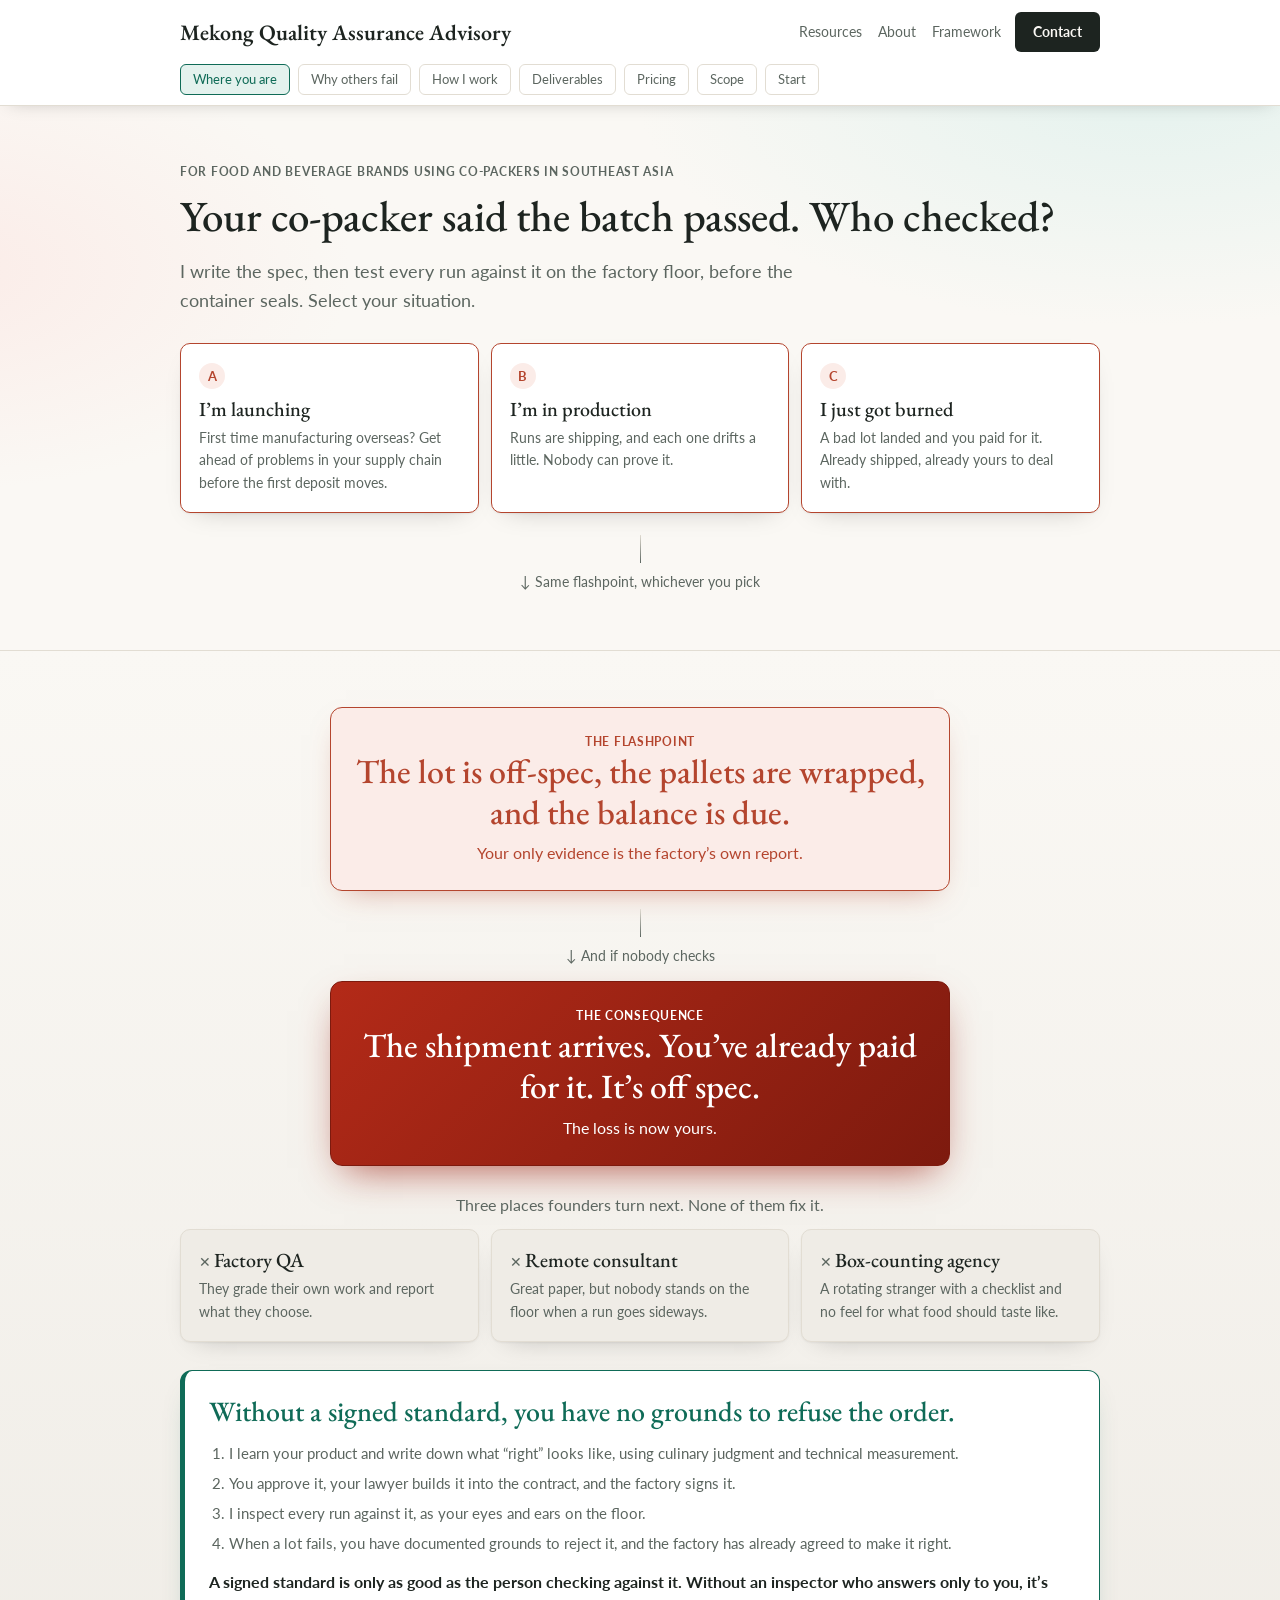
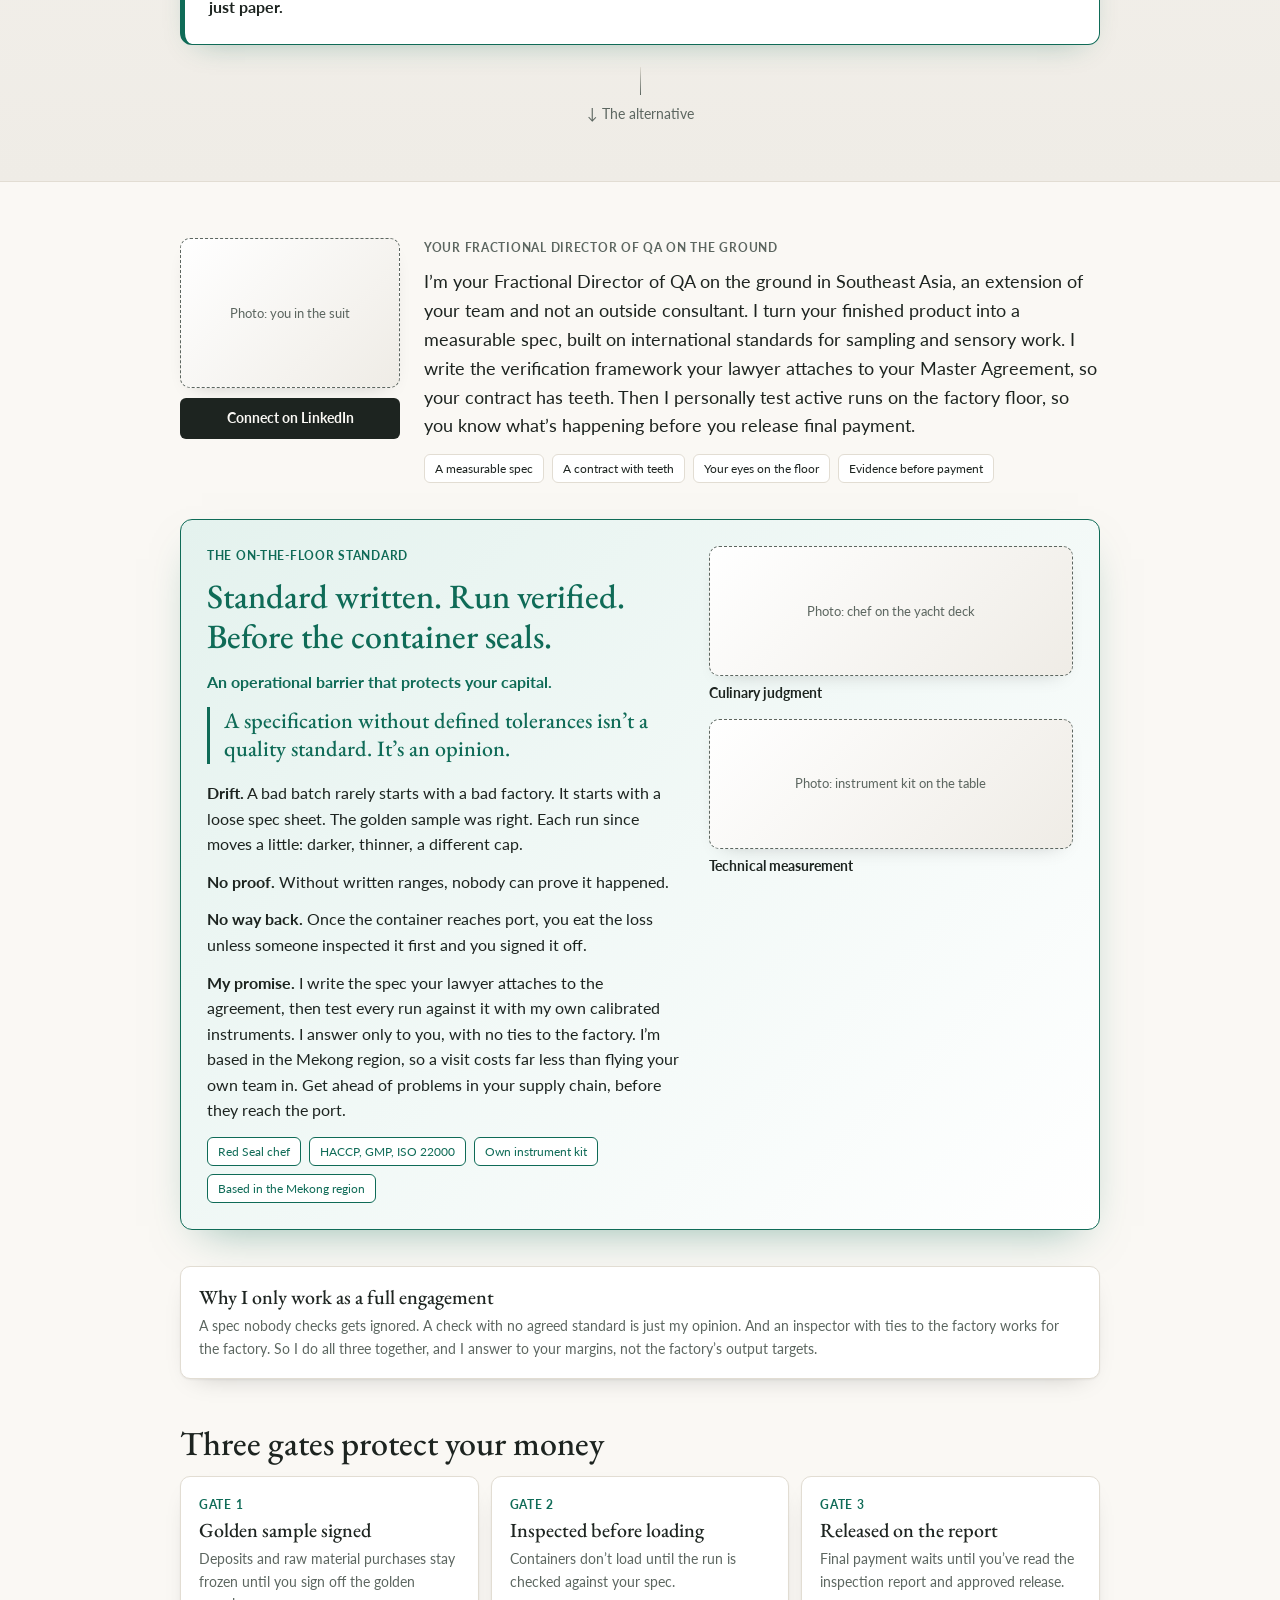
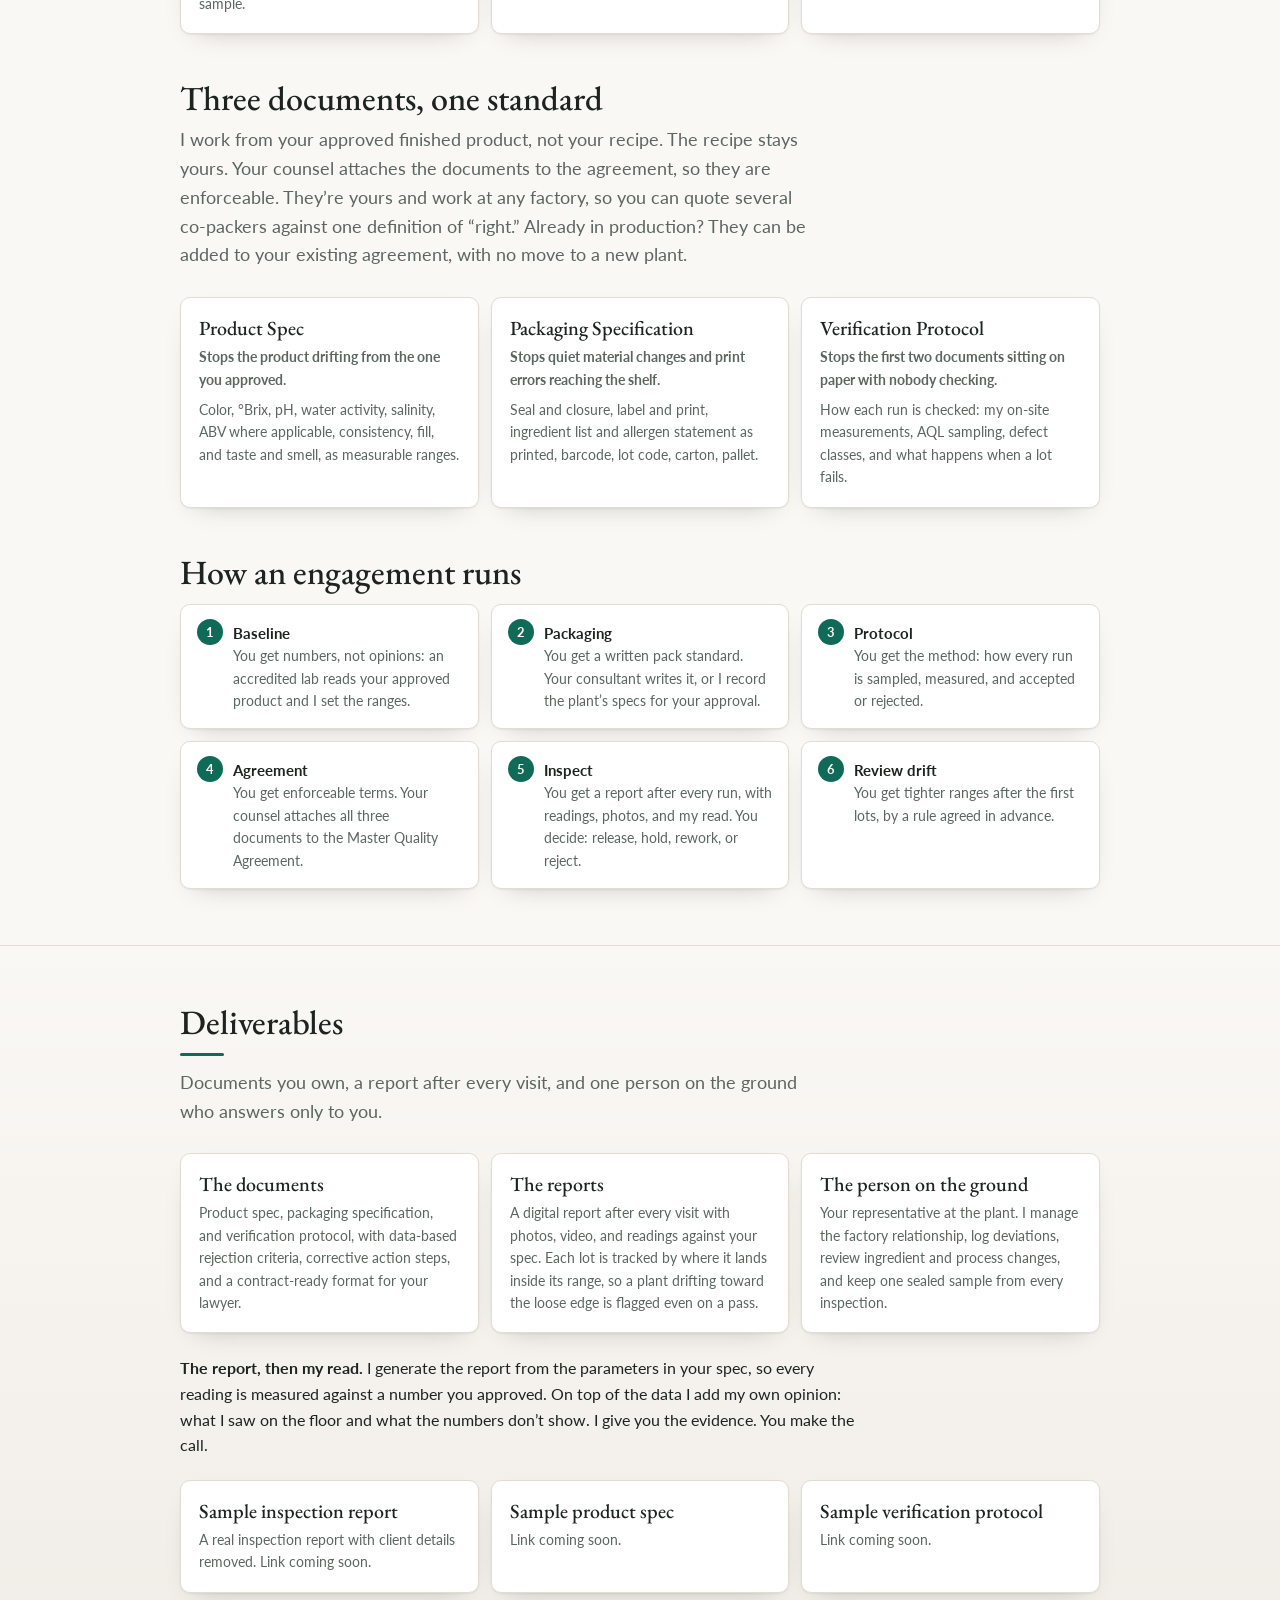
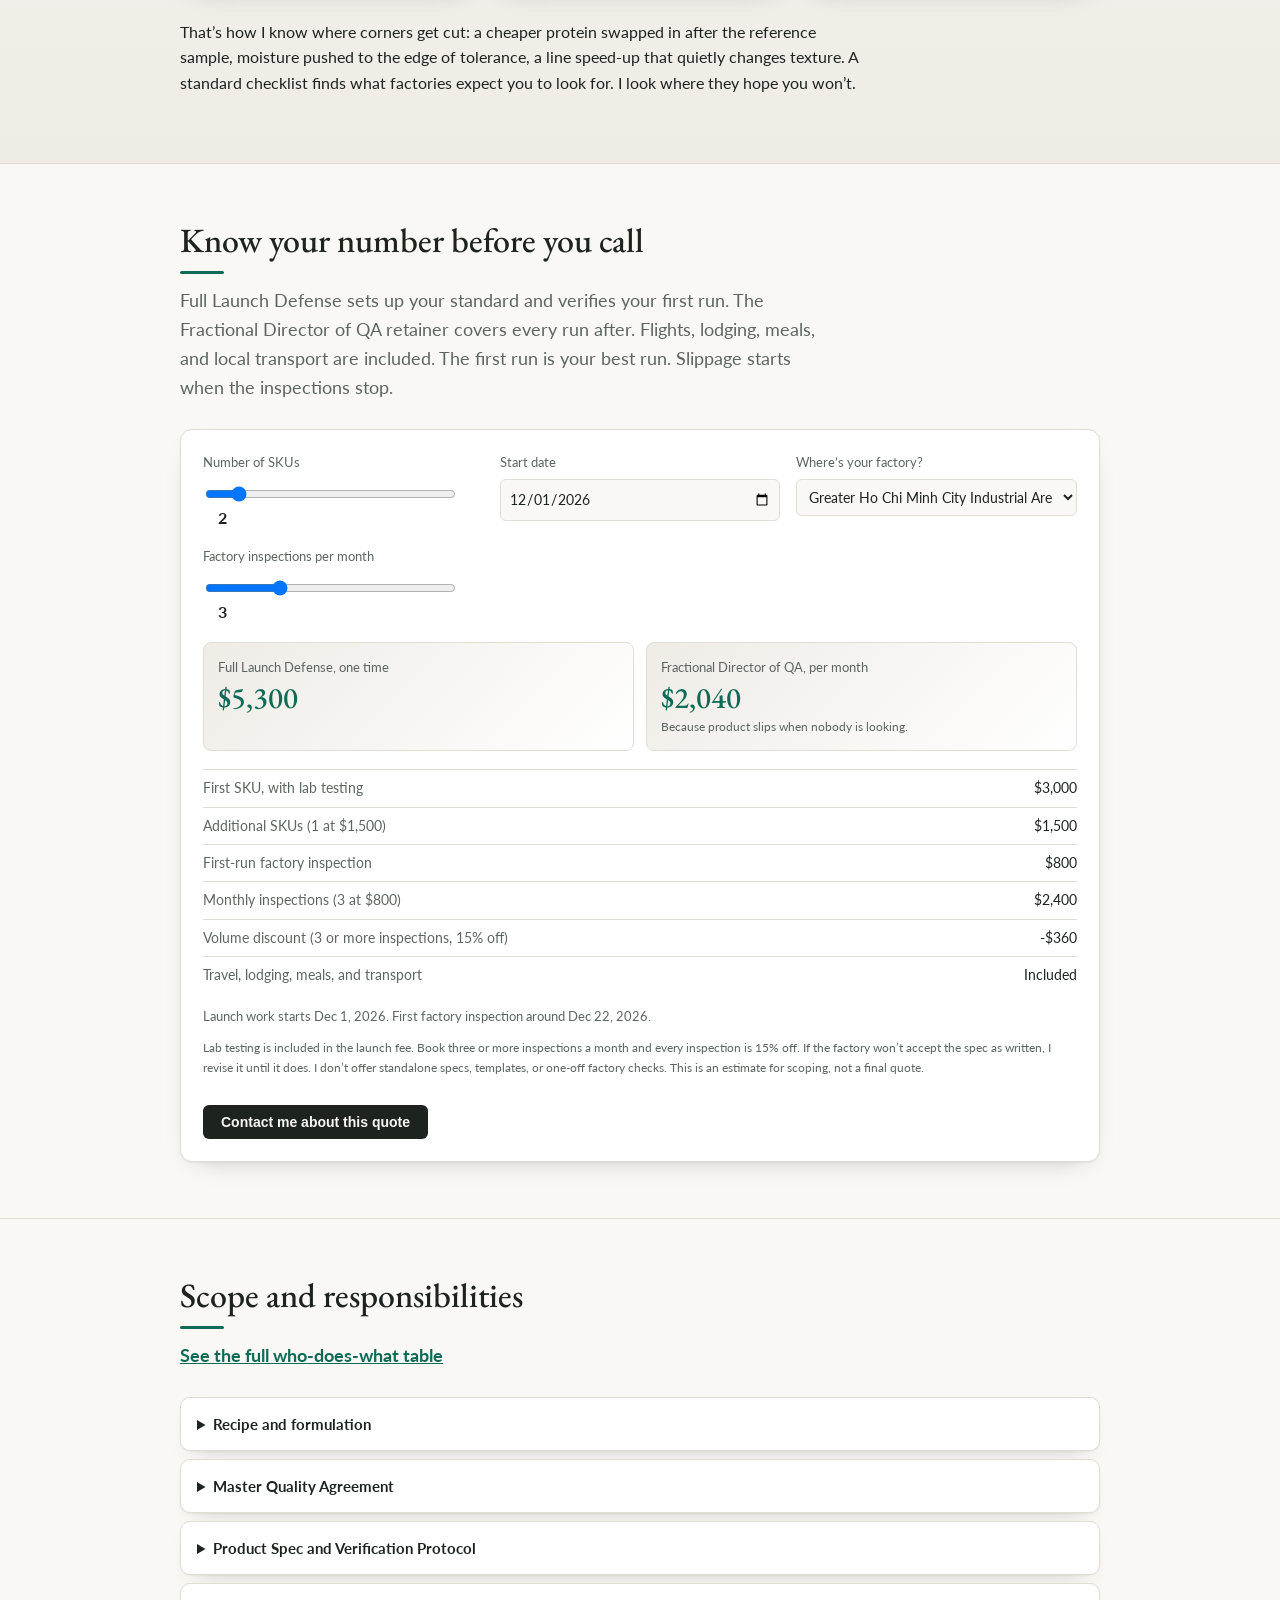
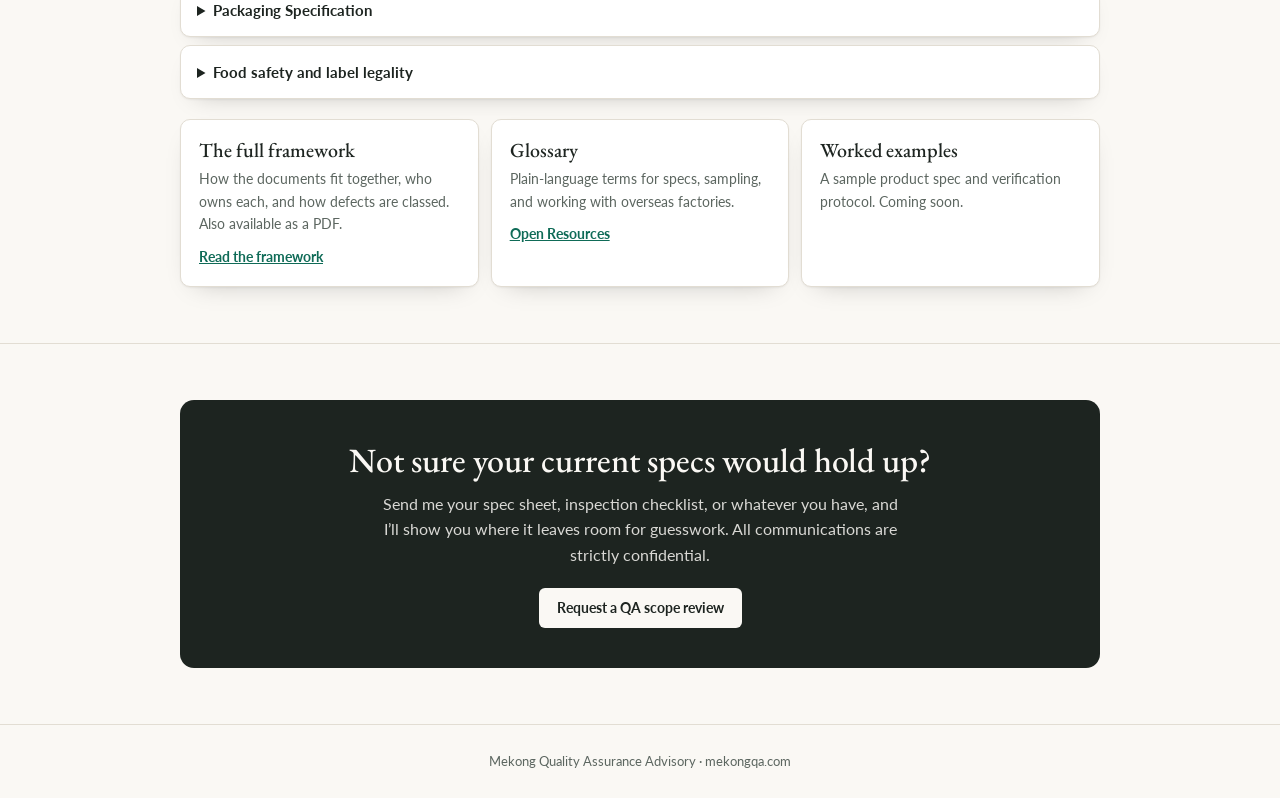
<file: mekong-homepage-6.html>
<!DOCTYPE html>
<html lang="en">
<head>
<meta charset="utf-8">
<meta name="viewport" content="width=device-width, initial-scale=1, viewport-fit=cover">
<title>Mekong Quality Assurance Advisory</title>
<link rel="preconnect" href="https://fonts.googleapis.com">
<link href="https://fonts.googleapis.com/css2?family=EB+Garamond:wght@400;500;600&family=Lato:wght@400;700&display=swap" rel="stylesheet">
<style>
:root{--bg:#faf8f4;--sf:#fff;--tx:#1d2420;--mu:#5c6660;--ln:#e2ddd3;--co:#b4452e;--cob:#fbece8;--te:#0f6b57;--teb:#e4f2ee;--gr:#efece6;color-scheme:light;box-sizing:border-box;padding-top:env(safe-area-inset-top,0px);padding-bottom:env(safe-area-inset-bottom,0px)}
@media (prefers-color-scheme:dark){:root:not([data-theme="light"]){--bg:#151a18;--sf:#1e2522;--tx:#ecefea;--mu:#a3aca6;--ln:#2f3833;--co:#f08a73;--cob:#3a211c;--te:#5cc4a8;--teb:#16302a;--gr:#222a26;color-scheme:dark}}
:root[data-theme="dark"]{--bg:#151a18;--sf:#1e2522;--tx:#ecefea;--mu:#a3aca6;--ln:#2f3833;--co:#f08a73;--cob:#3a211c;--te:#5cc4a8;--teb:#16302a;--gr:#222a26;color-scheme:dark}
*,*::before,*::after{box-sizing:inherit}
html{scroll-behavior:smooth;scroll-padding-top:calc(env(safe-area-inset-top,0px) + 100px)}
body{margin:0;background:var(--bg);color:var(--tx);font:16px/1.6 Lato,system-ui,sans-serif}
body::before{content:"";position:fixed;inset:0 0 auto;height:env(safe-area-inset-top,0px);background:var(--sf);z-index:10}
h1,h2,h3{font-family:"EB Garamond",Georgia,serif;font-weight:500;line-height:1.2;margin:0}
p{margin:0 0 12px}
.w{max-width:960px;margin:0 auto;padding:0 20px}
header{position:sticky;top:env(safe-area-inset-top,0px);z-index:11;background:var(--sf);border-bottom:1px solid var(--ln)}
.top{display:flex;justify-content:space-between;align-items:center;padding:12px 0}
.brand{font:600 22px "EB Garamond",Georgia,serif}
.top nav{display:flex;gap:16px;align-items:center}
.top a{color:var(--mu);text-decoration:none;font-size:14px}
.btn{display:inline-block;background:var(--tx);color:var(--bg)!important;padding:9px 18px;border-radius:6px;font-weight:700;font-size:14px;text-decoration:none}
.jump{display:flex;gap:8px;overflow-x:auto;padding:0 0 10px}
.jump a{white-space:nowrap;font-size:13px;padding:4px 12px;border:1px solid var(--ln);border-radius:6px;color:var(--mu);text-decoration:none}
.jump a.on{background:var(--teb);color:var(--te);border-color:var(--te)}
section{padding:56px 0;border-top:1px solid var(--ln)}
section:first-of-type{border-top:0}
.kick{font-size:12px;font-weight:700;letter-spacing:.06em;text-transform:uppercase;color:var(--mu);margin-bottom:10px}
h1{font-size:clamp(27px,5.4vw,43px)}
h2{font-size:clamp(25px,4.5vw,34px);margin-bottom:12px}
.lede{font-size:18px;color:var(--mu);max-width:640px;margin:14px 0 28px}
.grid{display:grid;gap:12px;grid-template-columns:repeat(auto-fit,minmax(230px,1fr))}
.card{background:var(--sf);border:1px solid var(--ln);border-radius:10px;padding:18px}
.card h3{font-size:20px;margin-bottom:6px}
.card p{font-size:14px;color:var(--mu);margin:0}
a.entry{text-decoration:none;color:inherit;display:block;border-color:var(--co)}
a.entry b{display:inline-flex;width:26px;height:26px;border-radius:50%;background:var(--cob);color:var(--co);align-items:center;justify-content:center;font-size:13px;margin-bottom:8px}
.arrow{text-align:center;color:var(--mu);font-size:14px;margin:22px 0 0}
.flash{background:var(--cob);border:1px solid var(--co);border-radius:12px;padding:24px;text-align:center;max-width:620px;margin:0 auto 26px}
.flash h2{color:var(--co);margin-bottom:8px}.flash p{margin:0;color:var(--co)}
.dead{background:var(--gr)}.dead h3::before{content:"\2715  ";font-size:14px;color:var(--mu)}
.sol{background:var(--teb);border:1px solid var(--te);border-radius:12px;padding:26px}
.sol h2{color:var(--te)}
.two{display:grid;gap:28px;grid-template-columns:1fr}
@media(min-width:760px){.two{grid-template-columns:1.3fr 1fr}}
.ph{border:1px dashed var(--mu);border-radius:10px;background:var(--sf);min-height:130px;display:flex;align-items:center;justify-content:center;text-align:center;color:var(--mu);font-size:13px;padding:10px}
.cap{font-weight:700;font-size:14px;margin:6px 0 14px}
.chips{display:flex;flex-wrap:wrap;gap:8px;margin-top:14px}
.chips span{font-size:12px;padding:4px 10px;border:1px solid var(--te);border-radius:6px;color:var(--te);background:var(--sf)}
.steps{counter-reset:s;list-style:none;padding:0;margin:0;display:grid;gap:12px;grid-template-columns:repeat(auto-fit,minmax(260px,1fr))}
.steps li{counter-increment:s;background:var(--sf);border:1px solid var(--ln);border-radius:10px;padding:16px 16px 16px 52px;position:relative;font-size:14px;color:var(--mu)}
.steps li::before{content:counter(s);position:absolute;left:16px;top:14px;width:26px;height:26px;border-radius:50%;background:var(--teb);color:var(--te);font-weight:700;font-size:13px;display:flex;align-items:center;justify-content:center}
.steps b{display:block;color:var(--tx);font-size:15px}
.tag{font-size:12px;color:var(--te);font-weight:700;margin-top:8px!important}
.est{background:var(--sf);border:1px solid var(--ln);border-radius:12px;padding:22px}
.fields{display:grid;gap:16px;grid-template-columns:repeat(auto-fit,minmax(210px,1fr))}
.f label{display:block;font-size:13px;color:var(--mu);margin-bottom:6px}
.f select,.f input[type=date]{width:100%;padding:8px;border:1px solid var(--ln);border-radius:6px;background:var(--bg);color:var(--tx);font:inherit;font-size:14px}
.f input[type=range]{width:calc(100% - 30px);vertical-align:middle}
.f output{font-weight:700;display:inline-block;width:24px;text-align:right}
.tot{display:grid;gap:12px;grid-template-columns:repeat(auto-fit,minmax(170px,1fr));margin:18px 0}
.tot div{background:var(--gr);border-radius:8px;padding:14px}
.tot small{display:block;font-size:13px;color:var(--mu)}.tot strong{font:500 30px "EB Garamond",Georgia,serif}
.li{display:flex;justify-content:space-between;gap:12px;font-size:14px;padding:7px 0;border-top:1px solid var(--ln)}
.li span:first-child{color:var(--mu)}
#warn{color:var(--co);font-size:13px;min-height:20px;margin:10px 0 0}
.note{font-size:12px;color:var(--mu);margin-top:12px}
details{background:var(--sf);border:1px solid var(--ln);border-radius:10px;padding:14px 16px;margin-bottom:8px}
summary{cursor:pointer;font-weight:700;font-size:15px}
details p{margin:10px 0 0;font-size:14px;color:var(--mu)}
.cta{text-align:center;background:var(--tx);color:var(--bg);border-radius:14px;padding:40px 22px}
.cta h2{margin-bottom:10px}.cta p{max-width:520px;margin:0 auto 20px;opacity:.85}
.cta .btn{background:var(--bg);color:var(--tx)!important}
footer{padding:26px 0;border-top:1px solid var(--ln);font-size:13px;color:var(--mu);text-align:center}
.top{position:relative}.r{display:flex;gap:14px;align-items:center}.brand{line-height:1.15}.menu{display:none;background:none;border:1px solid var(--ln);border-radius:6px;padding:7px 11px;color:var(--tx);font:inherit;font-size:14px;cursor:pointer}@media(max-width:700px){.menu{display:block}.brand{font-size:17px;max-width:170px}.top nav{display:none;position:absolute;left:-20px;right:-20px;top:100%;background:var(--sf);border-bottom:1px solid var(--ln);flex-direction:column;align-items:flex-start;padding:14px 20px;gap:14px}.top nav.open{display:flex}}.flash2{background:#9b2314;border-color:#9b2314}.flash2 *{color:#fff!important}.quote{font:500 22px/1.3 "EB Garamond",Georgia,serif;border-left:3px solid var(--te);padding-left:14px;color:var(--te);margin-bottom:16px!important}.gate b{display:block;color:var(--te);font-size:12px;letter-spacing:.06em;text-transform:uppercase;margin-bottom:4px}.rep{background:var(--sf);border:1px solid var(--ln);border-radius:12px;padding:18px;max-width:540px;margin-top:22px}.rep .kick{margin-bottom:6px}.rep .ok{color:var(--te);font-weight:700}.rep .fl{color:var(--co);font-weight:700}.ground{background:var(--sf);border:1px solid var(--te);border-radius:12px;padding:24px;margin-top:28px}.ground h2{color:var(--te);font-size:clamp(22px,4vw,28px)}.ground ol{margin:0;padding-left:20px;color:var(--mu);font-size:15px}.ground li{margin-bottom:6px}.pitch{display:grid;gap:24px;grid-template-columns:1fr;margin-bottom:36px;align-items:start}@media(min-width:760px){.pitch{grid-template-columns:220px 1fr}}.pitch .chips span{border-color:var(--ln);color:var(--tx);background:var(--sf)}#qf{display:grid;gap:10px;margin-top:16px}#qf[hidden]{display:none}#qf label{font-size:13px;color:var(--mu)}#qf input,#qf textarea{padding:8px;border:1px solid var(--ln);border-radius:6px;background:var(--bg);color:var(--tx);font:inherit;font-size:14px}header{box-shadow:0 4px 18px -10px rgba(0,0,0,.3)}#where{background:radial-gradient(800px 380px at 90% -5%,var(--teb),transparent 65%),radial-gradient(640px 340px at -5% 30%,var(--cob),transparent 65%)}#fail,#get{background:linear-gradient(180deg,var(--bg),var(--gr))}.card,.est,details,.steps li{box-shadow:0 1px 2px rgba(0,0,0,.05),0 10px 26px -16px rgba(0,0,0,.28)}.flash{box-shadow:0 12px 30px -16px rgba(180,69,46,.55)}.flash2{background:linear-gradient(135deg,#b32a18,#7d1a0e);border-color:#7d1a0e;box-shadow:0 16px 38px -14px rgba(155,35,20,.75)}.sol{background:linear-gradient(135deg,var(--teb),var(--sf));box-shadow:0 18px 44px -22px rgba(15,107,87,.5)}.ground{border-left:5px solid var(--te);box-shadow:0 12px 30px -18px rgba(15,107,87,.45)}.ph{background:linear-gradient(135deg,var(--sf),var(--gr));box-shadow:0 8px 20px -14px rgba(0,0,0,.3)}.arrow::before{content:"";display:block;width:1px;height:28px;background:linear-gradient(var(--ln),var(--mu));margin:0 auto 8px}#pricing h2::after,#get h2::after,#more h2::after{content:"";display:block;width:44px;height:3px;border-radius:2px;background:var(--te);margin-top:10px}.steps li::before{background:var(--te);color:var(--bg)}.tot div{background:linear-gradient(135deg,var(--gr),var(--sf));border:1px solid var(--ln)}.tot strong{color:var(--te)}.btn{transition:transform .15s,box-shadow .15s}.btn:hover{transform:translateY(-1px);box-shadow:0 8px 18px -8px rgba(0,0,0,.45)}@media (prefers-reduced-motion:no-preference){.card,details{transition:transform .2s,box-shadow .2s}.card:hover{transform:translateY(-3px);box-shadow:0 2px 4px rgba(0,0,0,.06),0 18px 34px -16px rgba(0,0,0,.35)}}</style>
</head>
<body>
<header><div class="w">
<div class="top"><span class="brand">Mekong Quality Assurance Advisory</span><div class="r"><nav id="nav"><a href="resources.html">Resources</a><a href="about.html">About</a><a href="framework.html">Framework</a></nav><a class="btn" href="contact.html">Contact</a><button class="menu" id="mb" aria-expanded="false" aria-label="Menu">Menu</button></div></div>
<div class="jump" id="jump"><a href="#where" class="on">Where you are</a><a href="#fail">Why others fail</a><a href="#how">How I work</a><a href="#get">Deliverables</a><a href="#pricing">Pricing</a><a href="#more">Scope</a><a href="#start">Start</a></div>
</div></header>

<main>
<section id="where"><div class="w">
<p class="kick">For food and beverage brands using co-packers in Southeast Asia</p>
<h1>Your co-packer said the batch passed. Who checked?</h1>
<p class="lede">I write the spec, then test every run against it on the factory floor, before the container seals. Select your situation.</p>
<div class="grid">
<a class="card entry" href="#fail"><b>A</b><h3>I’m launching</h3><p>First time manufacturing overseas? Get ahead of problems in your supply chain before the first deposit moves.</p></a>
<a class="card entry" href="#fail"><b>B</b><h3>I’m in production</h3><p>Runs are shipping, and each one drifts a little. Nobody can prove it.</p></a>
<a class="card entry" href="#fail"><b>C</b><h3>I just got burned</h3><p>A bad lot landed and you paid for it. Already shipped, already yours to deal with.</p></a>
</div>
<p class="arrow">&darr; Same flashpoint, whichever you pick</p>
</div></section>

<section id="fail"><div class="w">
<div class="flash"><p class="kick" style="color:var(--co)">The flashpoint</p><h2>The lot is off-spec, the pallets are wrapped, and the balance is due.</h2><p>Your only evidence is the factory’s own report.</p></div><p class="arrow" style="margin:-8px 0 14px">&darr; And if nobody checks</p><div class="flash flash2"><p class="kick">The consequence</p><h2>The shipment arrives. You’ve already paid for it. It’s off spec.</h2><p>The loss is now yours.</p></div>
<p style="text-align:center;color:var(--mu)">Three places founders turn next. None of them fix it.</p>
<div class="grid">
<div class="card dead"><h3>Factory QA</h3><p>They grade their own work and report what they choose.</p></div>
<div class="card dead"><h3>Remote consultant</h3><p>Great paper, but nobody stands on the floor when a run goes sideways.</p></div>
<div class="card dead"><h3>Box-counting agency</h3><p>A rotating stranger with a checklist and no feel for what food should taste like.</p></div>
</div>
<div class="ground"><h2>Without a signed standard, you have no grounds to refuse the order.</h2><ol><li>I learn your product and write down what “right” looks like, using culinary judgment and technical measurement.</li><li>You approve it, your lawyer builds it into the contract, and the factory signs it.</li><li>I inspect every run against it, as your eyes and ears on the floor.</li><li>When a lot fails, you have documented grounds to reject it, and the factory has already agreed to make it right.</li></ol><p style="margin:14px 0 0;font-weight:700">A signed standard is only as good as the person checking against it. Without an inspector who answers only to you, it’s just paper.</p></div><p class="arrow">&darr; The alternative</p>
</div></section>

<section id="how"><div class="w">
<div class="pitch"><div><div class="ph" style="min-height:150px">Photo: you in the suit</div><a class="btn" href="https://www.linkedin.com/in/jamie-gilhen" target="_blank" rel="noopener noreferrer" style="display:block;text-align:center;margin-top:10px">Connect on LinkedIn</a></div><div><p class="kick">Your Fractional Director of QA on the ground</p><p style="font-size:18px">I’m your Fractional Director of QA on the ground in Southeast Asia, an extension of your team and not an outside consultant. I turn your finished product into a measurable spec, built on international standards for sampling and sensory work. I write the verification framework your lawyer attaches to your Master Agreement, so your contract has teeth. Then I personally test active runs on the factory floor, so you know what’s happening before you release final payment.</p><div class="chips"><span>A measurable spec</span><span>A contract with teeth</span><span>Your eyes on the floor</span><span>Evidence before payment</span></div></div></div>
<div class="sol">
<div class="two"><div>
<p class="kick" style="color:var(--te)">The on-the-floor standard</p>
<h2>Standard written. Run verified. Before the container seals.</h2><p style="font-size:16px;font-weight:700;color:var(--te)">An operational barrier that protects your capital.</p>
<p class="quote">A specification without defined tolerances isn’t a quality standard. It’s an opinion.</p><p><b>Drift.</b> A bad batch rarely starts with a bad factory. It starts with a loose spec sheet. The golden sample was right. Each run since moves a little: darker, thinner, a different cap.</p><p><b>No proof.</b> Without written ranges, nobody can prove it happened.</p><p><b>No way back.</b> Once the container reaches port, you eat the loss unless someone inspected it first and you signed it off.</p>
<p><b>My promise.</b> I write the spec your lawyer attaches to the agreement, then test every run against it with my own calibrated instruments. I answer only to you, with no ties to the factory. I’m based in the Mekong region, so a visit costs far less than flying your own team in. Get ahead of problems in your supply chain, before they reach the port.</p>
<div class="chips"><span>Red Seal chef</span><span>HACCP, GMP, ISO 22000</span><span>Own instrument kit</span><span>Based in the Mekong region</span></div>
</div><div>
<div class="ph">Photo: chef on the yacht deck</div><p class="cap">Culinary judgment</p>
<div class="ph">Photo: instrument kit on the table</div><p class="cap">Technical measurement</p>
</div></div></div>

<div class="card" style="margin-top:36px"><h3>Why I only work as a full engagement</h3><p>A spec nobody checks gets ignored. A check with no agreed standard is just my opinion. And an inspector with ties to the factory works for the factory. So I do all three together, and I answer to your margins, not the factory’s output targets.</p></div><h2 style="margin:44px 0 12px">Three gates protect your money</h2><div class="grid"><div class="card gate"><b>Gate 1</b><h3>Golden sample signed</h3><p>Deposits and raw material purchases stay frozen until you sign off the golden sample.</p></div><div class="card gate"><b>Gate 2</b><h3>Inspected before loading</h3><p>Containers don’t load until the run is checked against your spec.</p></div><div class="card gate"><b>Gate 3</b><h3>Released on the report</h3><p>Final payment waits until you’ve read the inspection report and approved release.</p></div></div><h2 style="margin:44px 0 6px">Three documents, one standard</h2>
<p class="lede" style="margin-top:0">I work from your approved finished product, not your recipe. The recipe stays yours. Your counsel attaches the documents to the agreement, so they are enforceable. They’re yours and work at any factory, so you can quote several co-packers against one definition of “right.” Already in production? They can be added to your existing agreement, with no move to a new plant.</p>
<div class="grid">
<div class="card"><h3>Product Spec</h3><p class="tag" style="margin:0 0 8px!important">Stops the product drifting from the one you approved.</p><p>Color, °Brix, pH, water activity, salinity, ABV where applicable, consistency, fill, and taste and smell, as measurable ranges.</p></div>
<div class="card"><h3>Packaging Specification</h3><p class="tag" style="margin:0 0 8px!important">Stops quiet material changes and print errors reaching the shelf.</p><p>Seal and closure, label and print, ingredient list and allergen statement as printed, barcode, lot code, carton, pallet.</p></div>
<div class="card"><h3>Verification Protocol</h3><p class="tag" style="margin:0 0 8px!important">Stops the first two documents sitting on paper with nobody checking.</p><p>How each run is checked: my on-site measurements, AQL sampling, defect classes, and what happens when a lot fails.</p></div>
</div>

<h2 style="margin:44px 0 12px">How an engagement runs</h2>
<ol class="steps">
<li><b>Baseline</b>You get numbers, not opinions: an accredited lab reads your approved product and I set the ranges.</li>
<li><b>Packaging</b>You get a written pack standard. Your consultant writes it, or I record the plant’s specs for your approval.</li>
<li><b>Protocol</b>You get the method: how every run is sampled, measured, and accepted or rejected.</li>
<li><b>Agreement</b>You get enforceable terms. Your counsel attaches all three documents to the Master Quality Agreement.</li>
<li><b>Inspect</b>You get a report after every run, with readings, photos, and my read. You decide: release, hold, rework, or reject.</li>
<li><b>Review drift</b>You get tighter ranges after the first lots, by a rule agreed in advance.</li>
</ol>

</div></section>

<section id="get"><div class="w"><h2>Deliverables</h2><p class="lede" style="margin-top:0">Documents you own, a report after every visit, and one person on the ground who answers only to you.</p><div class="grid"><div class="card"><h3>The documents</h3><p>Product spec, packaging specification, and verification protocol, with data-based rejection criteria, corrective action steps, and a contract-ready format for your lawyer.</p></div><div class="card"><h3>The reports</h3><p>A digital report after every visit with photos, video, and readings against your spec. Each lot is tracked by where it lands inside its range, so a plant drifting toward the loose edge is flagged even on a pass.</p></div><div class="card"><h3>The person on the ground</h3><p>Your representative at the plant. I manage the factory relationship, log deviations, review ingredient and process changes, and keep one sealed sample from every inspection.</p></div></div><p style="margin-top:22px;max-width:680px"><b>The report, then my read.</b> I generate the report from the parameters in your spec, so every reading is measured against a number you approved. On top of the data I add my own opinion: what I saw on the floor and what the numbers don’t show. I give you the evidence. You make the call.</p><div class="grid" style="margin-top:22px"><div class="card"><h3>Sample inspection report</h3><p>A real inspection report with client details removed. Link coming soon.</p></div><div class="card"><h3>Sample product spec</h3><p>Link coming soon.</p></div><div class="card"><h3>Sample verification protocol</h3><p>Link coming soon.</p></div></div><p style="margin-top:26px;max-width:680px">That’s how I know where corners get cut: a cheaper protein swapped in after the reference sample, moisture pushed to the edge of tolerance, a line speed-up that quietly changes texture. A standard checklist finds what factories expect you to look for. I look where they hope you won’t.</p></div></section>
<section id="pricing"><div class="w">
<h2>Know your number before you call</h2>
<p class="lede" style="margin-top:0">Full Launch Defense sets up your standard and verifies your first run. The Fractional Director of QA retainer covers every run after. Flights, lodging, meals, and local transport are included. The first run is your best run. Slippage starts when the inspections stop.</p>
<div class="est">
<div class="fields">
<div class="f"><label for="sku">Number of SKUs</label><input type="range" id="sku" min="1" max="10" value="2"> <output id="sku-o">2</output></div>
<div class="f"><label for="start">Start date</label><input type="date" id="start" value="2026-12-01"></div>
<div class="f"><label for="region">Where’s your factory?</label><select id="region"></select></div>
<div class="f"><label for="days">Factory inspections per month</label><input type="range" id="days" min="1" max="8" value="3"> <output id="days-o">3</output></div>

</div>

<div class="tot"><div><small>Full Launch Defense, one time</small><strong id="t-launch"></strong></div><div><small>Fractional Director of QA, per month</small><strong id="t-month"></strong><em style="display:block;font-size:12px;color:var(--mu);font-style:normal">Because product slips when nobody is looking.</em></div></div>
<div id="lines"></div>
<p id="dates" class="note" style="font-size:13px"></p>
<p class="note">Lab testing is included in the launch fee. Book three or more inspections a month and every inspection is 15% off. If the factory won’t accept the spec as written, I revise it until it does. I don’t offer standalone specs, templates, or one-off factory checks. This is an estimate for scoping, not a final quote.</p><button class="btn" id="qb" type="button" style="border:0;cursor:pointer;margin-top:16px">Contact me about this quote</button><form id="qf" action="https://formspree.io/f/mjykezor" method="POST" hidden><label for="qe">Email</label><input type="email" id="qe" name="email" required><label for="qm">Message</label><textarea id="qm" name="message" rows="4" required></textarea><input type="hidden" name="skus" id="h-skus"><input type="hidden" name="region" id="h-region"><input type="hidden" name="inspections_per_month" id="h-days"><input type="hidden" name="start_date" id="h-start"><input type="hidden" name="launch_total" id="h-launch"><input type="hidden" name="monthly_total" id="h-month"><button class="btn" type="submit" style="border:0;cursor:pointer">Send</button></form>
</div>
</div></section>

<section id="more"><div class="w">
<h2>Scope and responsibilities</h2>
<p class="lede" style="margin-top:0"><a href="framework.html" style="color:var(--te);font-weight:700">See the full who-does-what table</a></p>
<details><summary>Recipe and formulation</summary><p>You own it. I work from the finished product you approve, not from the recipe. I don’t write, change, or review it.</p></details>
<details><summary>Master Quality Agreement</summary><p>Written by your counsel and signed by you and the co-packer. I supply the three documents to attach and advise on what the agreement should require. I don’t draft legal terms.</p></details>
<details><summary>Product Spec and Verification Protocol</summary><p>I write them and you approve. The co-packer acknowledges the spec. I set ranges from lab baselines, define each method, and carry out the inspections. You decide whether a lot is released or rejected.</p></details>
<details><summary>Packaging Specification</summary><p>Your consultant writes it, or the plant states its specs and I record them for your approval. I check what is printed against your approved artwork. I don’t engineer packaging or certify transit performance.</p></details>
<details><summary>Food safety and label legality</summary><p>Owned by the co-packer and your regulatory advisor. If I see red flags I review key records, then report and escalate. I don’t validate food safety or rule on label compliance.</p></details>
<div class="grid" style="margin-top:20px">
<div class="card"><h3>The full framework</h3><p>How the documents fit together, who owns each, and how defects are classed. Also available as a PDF.</p><p style="margin-top:10px"><a href="framework.html" style="color:var(--te);font-weight:700">Read the framework</a></p></div>
<div class="card"><h3>Glossary</h3><p>Plain-language terms for specs, sampling, and working with overseas factories.</p><p style="margin-top:10px"><a href="resources.html" style="color:var(--te);font-weight:700">Open Resources</a></p></div>
<div class="card"><h3>Worked examples</h3><p>A sample product spec and verification protocol. Coming soon.</p></div>
</div>
</div></section>

<section id="start"><div class="w"><div class="cta">
<h2>Not sure your current specs would hold up?</h2>
<p>Send me your spec sheet, inspection checklist, or whatever you have, and I’ll show you where it leaves room for guesswork. All communications are strictly confidential.</p>
<a class="btn" href="contact.html">Request a QA scope review</a>
</div></div></section>
</main>
<footer><div class="w">Mekong Quality Assurance Advisory &middot; mekongqa.com</div></footer>

<script>
var T={1:800,2:2000,3:2400};
var G=[["Vietnam",[["Greater Ho Chi Minh City Industrial Area (Long An, Binh Duong, Dong Nai, Tien Giang, Ben Tre, Vung Tau)",1],["Deeper Mekong Delta (Can Tho, Dong Thap, Hau Giang, Kien Giang)",2],["Central Vietnam and coast (Da Nang, Quang Nam, Quang Ngai, Hue, Khanh Hoa, Binh Thuan)",2],["Central Highlands (Dak Lak, Lam Dong, Gia Lai)",2],["Northern Vietnam (Hanoi, Bac Ninh, Bac Giang, Hai Phong, Hung Yen, Vinh Phuc, Quang Ninh)",3]]],["Thailand",[["Greater Bangkok and central plains",2],["Western food processing belt (Samut Sakhon, Nakhon Pathom, Ratchaburi)",2],["Eastern Seaboard (Chonburi, Rayong)",2],["Isan (Nakhon Ratchasima, Khon Kaen)",3],["Northern Thailand (Chiang Mai, Lamphun)",3]]],["Cambodia",[["Phnom Penh metro and Kandal",2],["Battambang and northwest",3],["Sihanoukville and Koh Kong",3],["Kampot and coastal zone",3]]],["Laos",[["Vientiane plain",3],["Champasak and Pakse",3],["Savannakhet",3]]],["Other",[["Elsewhere in Southeast Asia",3]]]];
var FIRST=3000,EXTRA=1500,DISC=0.15,TIER={};
function $(i){return document.getElementById(i)}
var sel=$('region');
G.forEach(function(g,gi){var og=document.createElement('optgroup');og.label=g[0];g[1].forEach(function(r,ri){var k=gi+'-'+ri;TIER[k]=r[1];var o=document.createElement('option');o.value=k;o.textContent=r[0];og.appendChild(o)});sel.appendChild(og)});
function m(n){return '$'+Math.round(n).toLocaleString('en-US')}
function li(a,b){return '<div class="li"><span>'+a+'</span><span>'+b+'</span></div>'}
function calc(){
var sku=+$('sku').value,days=+$('days').value,rate=T[TIER[sel.value]];
$('sku-o').textContent=sku;$('days-o').textContent=days;
var extra=(sku-1)*EXTRA,launch=FIRST+extra+rate,gross=days*rate,disc=days>=3?gross*DISC:0,month=gross-disc;
$('t-launch').textContent=m(launch);$('t-month').textContent=m(month);
var h=li('First SKU, with lab testing',m(FIRST));
if(sku>1)h+=li('Additional SKUs ('+(sku-1)+' at '+m(EXTRA)+')',m(extra));
h+=li('First-run factory inspection',m(rate));
if(days>0)h+=li('Monthly inspections ('+days+' at '+m(rate)+')',m(gross));
if(disc>0)h+=li('Volume discount (3 or more inspections, 15% off)','-'+m(disc));
h+=li('Travel, lodging, meals, and transport','Included');
$('lines').innerHTML=h;$('h-skus').value=sku;$('h-region').value=sel.options[sel.selectedIndex].text;$('h-days').value=days;$('h-start').value=$('start').value;$('h-launch').value=m(launch);$('h-month').value=m(month);

var d=$('start').value;
if(d){var s=new Date(d+'T00:00:00'),f=new Date(s.getTime()+21*864e5),o={month:'short',day:'numeric',year:'numeric'};$('dates').textContent='Launch work starts '+s.toLocaleDateString('en-US',o)+'. First factory inspection around '+f.toLocaleDateString('en-US',o)+'.'}else{$('dates').textContent='Pick a start date to see the timeline.'}
}
['sku','start','region','days'].forEach(function(i){$(i).addEventListener('input',calc)});
calc();
$('qb').addEventListener('click',function(){var f=$('qf');f.hidden=!f.hidden});
$('mb').addEventListener('click',function(){var o=$('nav').classList.toggle('open');this.setAttribute('aria-expanded',o)});
try{var links=document.querySelectorAll('#jump a'),secs=['where','fail','how','get','pricing','more','start'].map($);
var io=new IntersectionObserver(function(es){es.forEach(function(e){if(e.isIntersecting){links.forEach(function(a){a.classList.toggle('on',a.getAttribute('href')==='#'+e.target.id)})}})},{rootMargin:'-30% 0px -60% 0px'});
secs.forEach(function(s){io.observe(s)})}catch(e){}
</script>
</body>
</html>
</file>
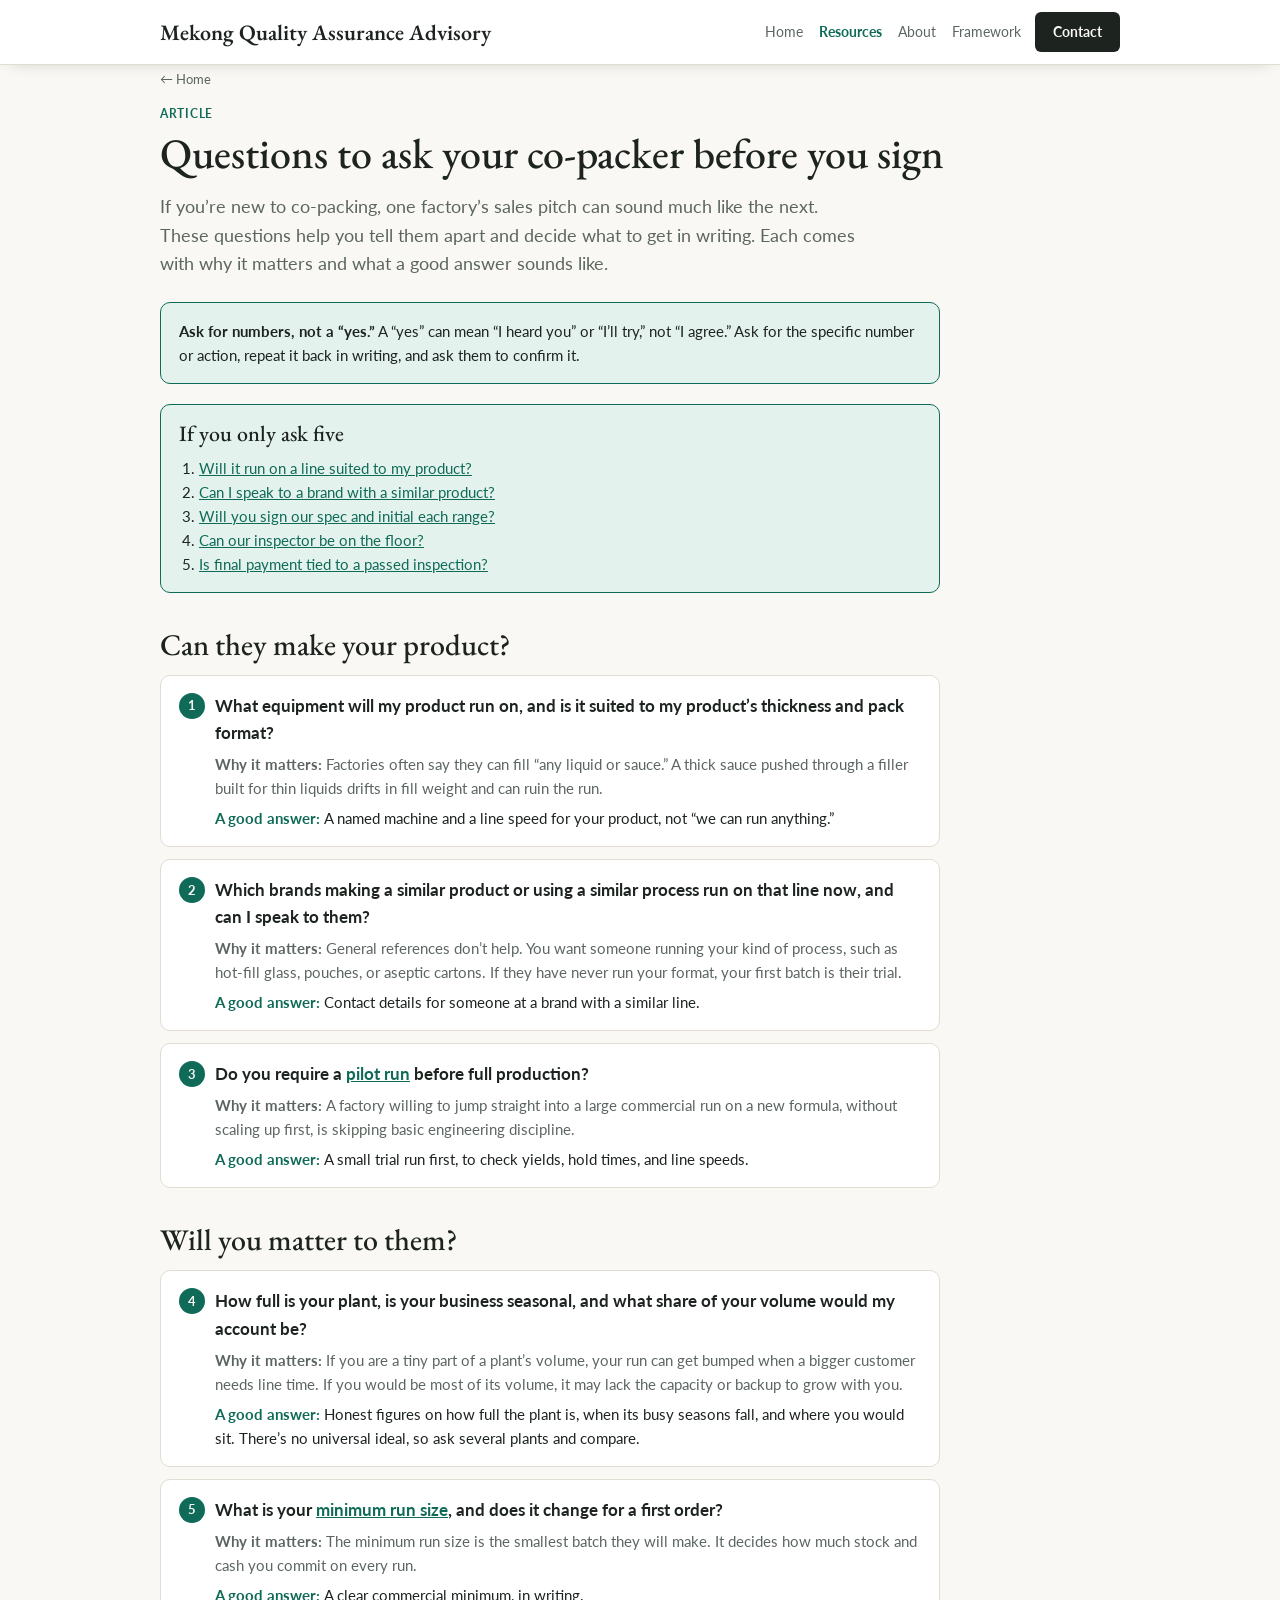
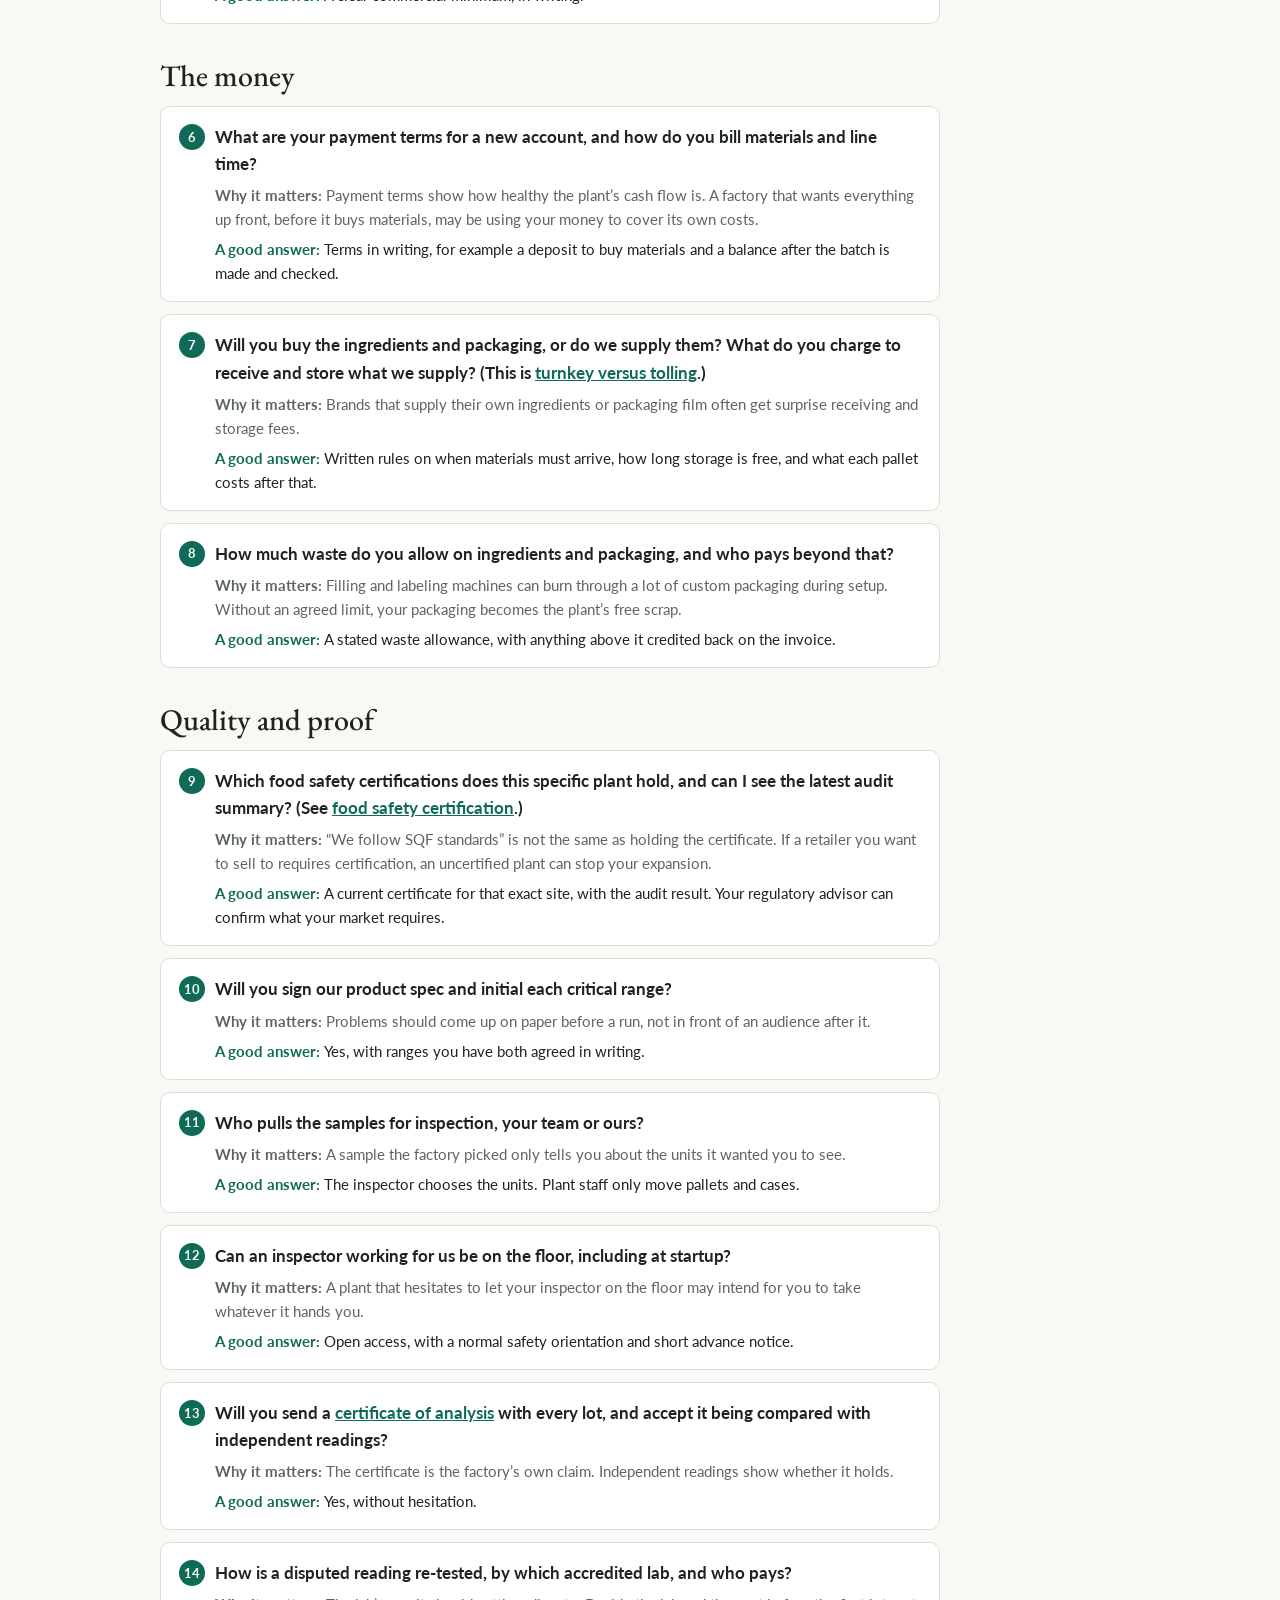
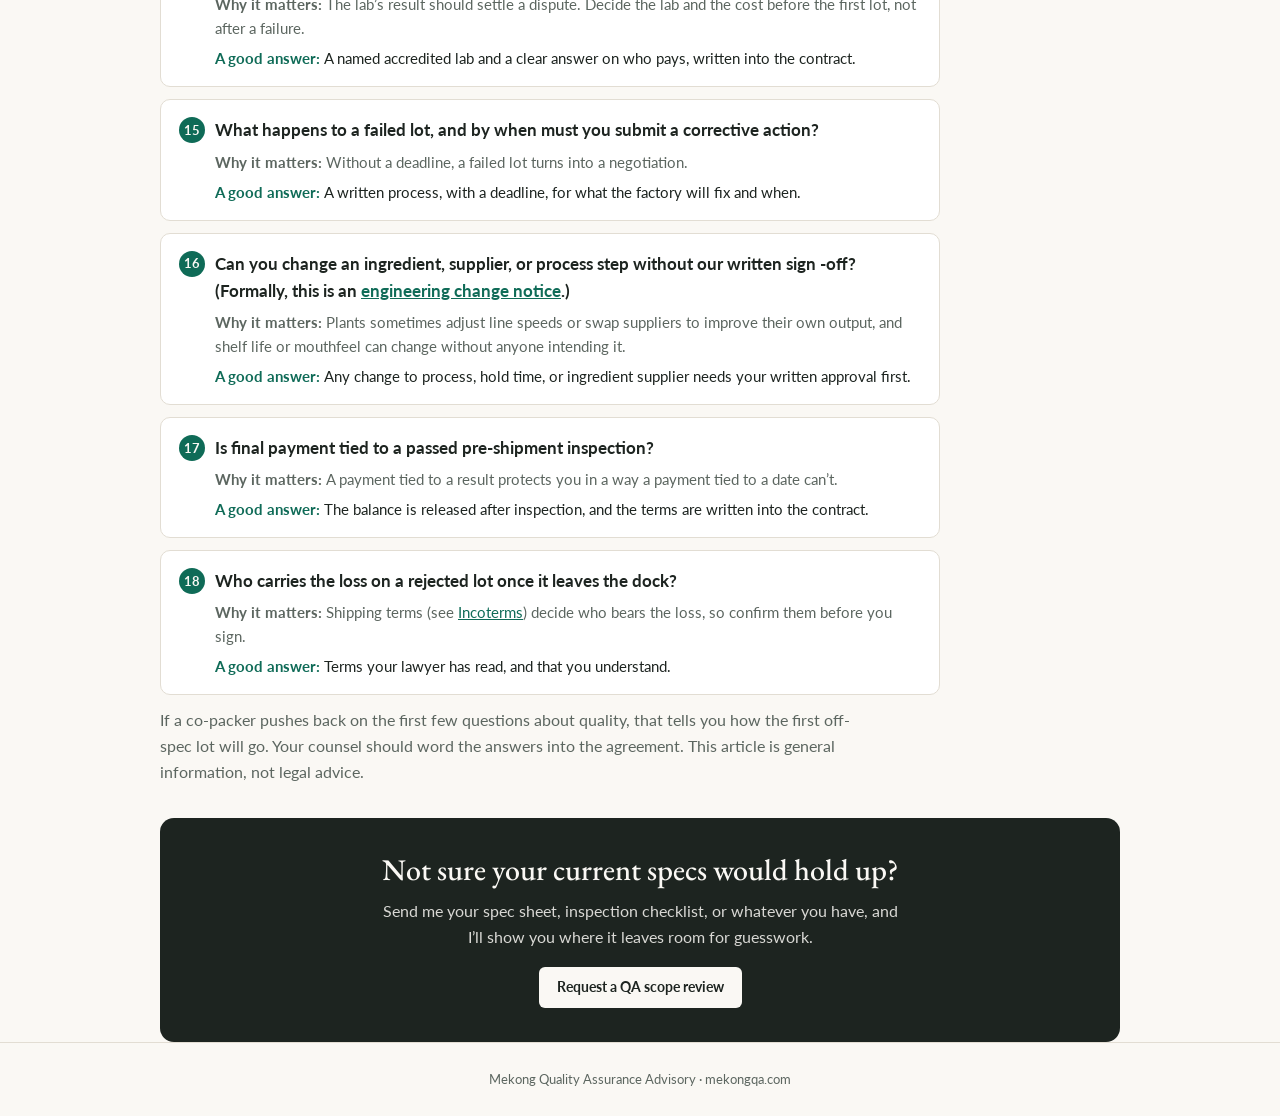
<file: questions.html>
<!DOCTYPE html>
<html lang="en">
<head>
<meta charset="utf-8">
<meta name="viewport" content="width=device-width, initial-scale=1, viewport-fit=cover">
<title>Questions to Ask Your Co-Packer Before Signing a Contract | Mekong Quality Assurance Advisory</title>
<meta name="description" content="Eighteen questions for food and beverage brands to ask a co-packer before signing, from equipment fit and payment terms to inspections, disputes, and change control.">
<link rel="preconnect" href="https://fonts.googleapis.com">
<link href="https://fonts.googleapis.com/css2?family=EB+Garamond:wght@400;500;600&family=Lato:wght@400;700&display=swap" rel="stylesheet">
<style>
:root{--bg:#faf8f4;--sf:#fff;--tx:#1d2420;--mu:#5c6660;--ln:#e2ddd3;--te:#0f6b57;--teb:#e4f2ee;--gr:#efece6;color-scheme:light;box-sizing:border-box;padding-top:env(safe-area-inset-top,0px);padding-bottom:env(safe-area-inset-bottom,0px)}
@media (prefers-color-scheme:dark){:root:not([data-theme="light"]){--bg:#151a18;--sf:#1e2522;--tx:#ecefea;--mu:#a3aca6;--ln:#2f3833;--te:#5cc4a8;--teb:#16302a;--gr:#222a26;color-scheme:dark}}
:root[data-theme="dark"]{--bg:#151a18;--sf:#1e2522;--tx:#ecefea;--mu:#a3aca6;--ln:#2f3833;--te:#5cc4a8;--teb:#16302a;--gr:#222a26;color-scheme:dark}
*,*::before,*::after{box-sizing:inherit}
html{scroll-behavior:smooth;scroll-padding-top:calc(env(safe-area-inset-top,0px) + 80px)}
body{margin:0;background:var(--bg);color:var(--tx);font:16px/1.6 Lato,system-ui,sans-serif}
body::before{content:"";position:fixed;inset:0 0 auto;height:env(safe-area-inset-top,0px);background:var(--sf);z-index:10}
h1,h2,h3{font-family:"EB Garamond",Georgia,serif;font-weight:500;line-height:1.2;margin:0}
p{margin:0 0 12px}a{color:var(--te)}
.w,.wrap{max-width:1000px;margin:0 auto;padding:0 20px}
header{position:sticky;top:env(safe-area-inset-top,0px);z-index:11;background:var(--sf);border-bottom:1px solid var(--ln);box-shadow:0 4px 18px -10px rgba(0,0,0,.3)}
.top{display:flex;justify-content:space-between;align-items:center;padding:12px 0;position:relative}
.brand{font:600 22px/1.15 "EB Garamond",Georgia,serif;color:var(--tx);text-decoration:none}
.r{display:flex;gap:14px;align-items:center}.r nav{display:flex;gap:16px;align-items:center}
.r nav a{color:var(--mu);text-decoration:none;font-size:14px}.r nav a[aria-current]{color:var(--te);font-weight:700}
.btn{display:inline-block;background:var(--tx);color:var(--bg)!important;padding:9px 18px;border-radius:6px;font-weight:700;font-size:14px;text-decoration:none}
.menu{display:none;background:none;border:1px solid var(--ln);border-radius:6px;padding:7px 11px;color:var(--tx);font:inherit;font-size:14px;cursor:pointer}
@media(max-width:700px){.menu{display:block}.brand{font-size:17px;max-width:170px}.r nav{display:none;position:absolute;left:-20px;right:-20px;top:100%;background:var(--sf);border-bottom:1px solid var(--ln);flex-direction:column;align-items:flex-start;padding:14px 20px;gap:14px}.r nav.open{display:flex}}
main{padding:60px 0 56px}.back{display:inline-block;font-size:13px;color:var(--mu);text-decoration:none;margin-bottom:14px}@media(max-width:700px){main{padding-top:40px}}
h1,.page-title{font-size:clamp(28px,5.4vw,42px);margin:0 0 12px}
h2{font-size:clamp(23px,4vw,30px);margin:30px 0 10px}
.lede,.confidential{font-size:18px;color:var(--mu);max-width:700px;margin:0 0 24px}
.card{background:var(--sf);border:1px solid var(--ln);border-radius:10px;padding:18px;box-shadow:0 1px 2px rgba(0,0,0,.05),0 10px 26px -16px rgba(0,0,0,.28)}
.grid{display:grid;gap:14px;grid-template-columns:repeat(auto-fit,minmax(260px,1fr))}
.card h3{font-size:22px;margin-bottom:6px}.card p{font-size:15px;color:var(--mu)}
.kick{font-size:12px;font-weight:700;letter-spacing:.06em;text-transform:uppercase;color:var(--te);margin-bottom:6px}
.about{display:grid;gap:32px;grid-template-columns:1fr}@media(min-width:800px){.about{grid-template-columns:1.4fr 1fr}}
.about figure{margin:0 0 18px}.about img{width:100%;height:auto;border-radius:12px;display:block;box-shadow:0 12px 30px -16px rgba(0,0,0,.4)}
.about figcaption{font-size:13px;color:var(--mu);margin-top:6px}
.prose{max-width:720px}.prose p{color:var(--mu);font-size:16px}
ol.q{padding-left:22px;max-width:720px}ol.q li{margin-bottom:14px}ol.q b{display:block}ol.q span{color:var(--mu);font-size:15px}
.cta{text-align:center;background:var(--tx);color:var(--bg);border-radius:14px;padding:34px 22px;margin-top:34px}
.cta h2{margin:0 0 10px}.cta p{max-width:520px;margin:0 auto 18px;opacity:.85}.cta .btn{background:var(--bg);color:var(--tx)!important}
.glossary-toc{background:var(--sf);border:1px solid var(--ln);border-radius:10px;padding:16px 18px;margin-bottom:24px}
.glossary-toc h2{font-size:18px;margin:0 0 8px}.glossary-toc ul{list-style:none;margin:0;padding:0;display:flex;flex-wrap:wrap;gap:8px}
.glossary-toc a{font-size:13px;padding:4px 12px;border:1px solid var(--ln);border-radius:6px;text-decoration:none;color:var(--mu)}
.glossary-section{padding-top:22px}.glossary-section>h2{border-bottom:1px solid var(--ln);padding-bottom:6px}
.glossary-entry{background:var(--sf);border:1px solid var(--ln);border-radius:10px;padding:14px 16px;margin:10px 0}
.glossary-entry h3{font-size:19px}.glossary-entry p{font-size:15px;margin:6px 0 0;color:var(--mu)}.see-also{font-size:13px!important}
footer{padding:26px 0;border-top:1px solid var(--ln);font-size:13px;color:var(--mu);text-align:center}
.qc{background:var(--sf);border:1px solid var(--ln);border-radius:10px;padding:16px 18px;margin:12px 0;max-width:780px}.qc b{display:flex;gap:10px;font-size:17px;margin-bottom:6px}.qc .n{flex:none;width:26px;height:26px;border-radius:50%;background:var(--te);color:var(--bg);font-size:13px;display:flex;align-items:center;justify-content:center;margin-top:1px}.qc .why,.qc .good{display:block;font-size:15px;color:var(--mu);margin-top:6px;padding-left:36px}.qc .good{color:var(--tx)}.qc .why::before{content:"Why it matters: ";font-weight:700}.qc .good::before{content:"A good answer: ";font-weight:700;color:var(--te)}.tip{background:var(--teb);border:1px solid var(--te);border-radius:10px;padding:16px 18px;margin:0 0 20px;max-width:780px;font-size:15px}.tip ol{margin:0;padding-left:20px}.tip a{color:var(--te)}</style>
</head>
<body>
<header><div class="w"><div class="top"><a class="brand" href="index.html">Mekong Quality Assurance Advisory</a><div class="r"><nav id="nav"><a href="index.html">Home</a><a href="resources.html" aria-current="page">Resources</a><a href="about.html">About</a><a href="framework.html">Framework</a></nav><a class="btn" href="contact.html">Contact</a><button class="menu" id="mb" aria-expanded="false" aria-label="Menu">Menu</button></div></div></div></header>
<main class="wrap">
<a class="back" href="index.html">&larr; Home</a>
<p class="kick">Article</p>
<h1>Questions to ask your co-packer before you sign</h1>
<p class="lede">If you’re new to co-packing, one factory’s sales pitch can sound much like the next. These questions help you tell them apart and decide what to get in writing. Each comes with why it matters and what a good answer sounds like.</p>
<div class="tip"><b>Ask for numbers, not a “yes.”</b> A “yes” can mean “I heard you” or “I’ll try,” not “I agree.” Ask for the specific number or action, repeat it back in writing, and ask them to confirm it.</div><div class="tip"><h2 style="margin:0 0 8px;font-size:22px">If you only ask five</h2><ol><li><a href="#q1">Will it run on a line suited to my product?</a></li><li><a href="#q2">Can I speak to a brand with a similar product?</a></li><li><a href="#q10">Will you sign our spec and initial each range?</a></li><li><a href="#q12">Can our inspector be on the floor?</a></li><li><a href="#q17">Is final payment tied to a passed inspection?</a></li></ol></div><h2 style="margin-top:34px">Can they make your product?</h2><div class="qc" id="q1"><b><span class="n">1</span><span>What equipment will my product run on, and is it suited to my product’s thickness and pack format?</span></b><span class="why">Factories often say they can fill “any liquid or sauce.” A thick sauce pushed through a filler built for thin liquids drifts in fill weight and can ruin the run.</span><span class="good">A named machine and a line speed for your product, not “we can run anything.”</span></div><div class="qc" id="q2"><b><span class="n">2</span><span>Which brands making a similar product or using a similar process run on that line now, and can I speak to them?</span></b><span class="why">General references don’t help. You want someone running your kind of process, such as hot-fill glass, pouches, or aseptic cartons. If they have never run your format, your first batch is their trial.</span><span class="good">Contact details for someone at a brand with a similar line.</span></div><div class="qc" id="q3"><b><span class="n">3</span><span>Do you require a <a href="glossary.html#pilot-run">pilot run</a> before full production?</span></b><span class="why">A factory willing to jump straight into a large commercial run on a new formula, without scaling up first, is skipping basic engineering discipline.</span><span class="good">A small trial run first, to check yields, hold times, and line speeds.</span></div><h2 style="margin-top:34px">Will you matter to them?</h2><div class="qc" id="q4"><b><span class="n">4</span><span>How full is your plant, is your business seasonal, and what share of your volume would my account be?</span></b><span class="why">If you are a tiny part of a plant’s volume, your run can get bumped when a bigger customer needs line time. If you would be most of its volume, it may lack the capacity or backup to grow with you.</span><span class="good">Honest figures on how full the plant is, when its busy seasons fall, and where you would sit. There’s no universal ideal, so ask several plants and compare.</span></div><div class="qc" id="q5"><b><span class="n">5</span><span>What is your <a href="glossary.html#moq">minimum run size</a>, and does it change for a first order?</span></b><span class="why">The minimum run size is the smallest batch they will make. It decides how much stock and cash you commit on every run.</span><span class="good">A clear commercial minimum, in writing.</span></div><h2 style="margin-top:34px">The money</h2><div class="qc" id="q6"><b><span class="n">6</span><span>What are your payment terms for a new account, and how do you bill materials and line time?</span></b><span class="why">Payment terms show how healthy the plant’s cash flow is. A factory that wants everything up front, before it buys materials, may be using your money to cover its own costs.</span><span class="good">Terms in writing, for example a deposit to buy materials and a balance after the batch is made and checked.</span></div><div class="qc" id="q7"><b><span class="n">7</span><span>Will you buy the ingredients and packaging, or do we supply them? What do you 
charge to receive and store what we supply? (This is <a href="glossary.html#turnkey-tolling">turnkey versus tolling</a>.)</span></b><span class="why">Brands that supply their own ingredients or packaging film often get surprise receiving and storage fees.</span><span class="good">Written rules on when materials must arrive, how long storage is free, and what each pallet costs after that.</span></div><div class="qc" id="q8"><b><span class="n">8</span><span>How much waste do you allow on ingredients and packaging, and who pays beyond that?</span></b><span class="why">Filling and labeling machines can burn through a lot of custom packaging during setup. Without an agreed limit, your packaging becomes the plant’s free scrap.</span><span class="good">A stated waste allowance, with anything above it credited back on the invoice.</span></div><h2 style="margin-top:34px">Quality and proof</h2><div class="qc" id="q9"><b><span class="n">9</span><span>Which food safety certifications does this specific plant hold, and can I see the latest audit summary? (See <a href="glossary.html#food-safety-certification">food safety certification</a>.)</span></b><span class="why">“We follow SQF standards” is not the same as holding the certificate. If a retailer you want to sell to requires certification, an uncertified plant can stop your expansion.</span><span class="good">A current certificate for that exact site, with the audit result. Your regulatory advisor can confirm what your market requires.</span></div><div class="qc" id="q10"><b><span class="n">10</span><span>Will you sign our product spec and initial each critical range?</span></b><span class="why">Problems should come up on paper before a run, not in front of an audience after it.</span><span class="good">Yes, with ranges you have both agreed in writing.</span></div><div class="qc" id="q11"><b><span class="n">11</span><span>Who pulls the samples for inspection, your team or ours?</span></b><span class="why">A sample the factory picked only tells you about the units it wanted you to see.</span><span class="good">The inspector chooses the units. Plant staff only move pallets and cases.</span></div><div class="qc" id="q12"><b><span class="n">12</span><span>Can an inspector working for us be on the floor, including at startup?</span></b><span class="why">A plant that hesitates to let your inspector on the floor may intend for you to take whatever it hands you.</span><span class="good">Open access, with a normal safety orientation and short advance notice.</span></div><div class="qc" id="q13"><b><span class="n">13</span><span>Will you send a <a href="glossary.html#coa">certificate of analysis</a> with every lot, and accept it being compared with independent readings?</span></b><span class="why">The certificate is the factory’s own claim. Independent readings show whether it holds.</span><span class="good">Yes, without hesitation.</span></div><div class="qc" id="q14"><b><span class="n">14</span><span>How is a disputed reading re-tested, by which accredited lab, and who pays?</span></b><span class="why">The lab’s result should settle a dispute. Decide the lab and the cost before the first lot, not after a failure.</span><span class="good">A named accredited lab and a clear answer on who pays, written into the contract.</span></div><div class="qc" id="q15"><b><span class="n">15</span><span>What happens to a failed lot, and by when must you submit a corrective action?</span></b><span class="why">Without a deadline, a failed lot turns into a negotiation.</span><span class="good">A written process, with a deadline, for what the factory will fix and when.</span></div><div class="qc" id="q16"><b><span class="n">16</span><span>Can you change an ingredient, supplier, or process step without our written sign
-off? (Formally, this is an <a href="glossary.html#ecn">engineering change notice</a>.)</span></b><span class="why">Plants sometimes adjust line speeds or swap suppliers to improve their own output, and shelf life or mouthfeel can change without anyone intending it.</span><span class="good">Any change to process, hold time, or ingredient supplier needs your written approval first.</span></div><div class="qc" id="q17"><b><span class="n">17</span><span>Is final payment tied to a passed pre-shipment inspection?</span></b><span class="why">A payment tied to a result protects you in a way a payment tied to a date can’t.</span><span class="good">The balance is released after inspection, and the terms are written into the contract.</span></div><div class="qc" id="q18"><b><span class="n">18</span><span>Who carries the loss on a rejected lot once it leaves the dock?</span></b><span class="why">Shipping terms (see <a href="glossary.html#incoterms">Incoterms</a>) decide who bears the loss, so confirm them before you sign.</span><span class="good">Terms your lawyer has read, and that you understand.</span></div><p style="max-width:720px;color:var(--mu)">If a co-packer pushes back on the first few questions about quality, that tells you how the first off-spec lot will go. Your counsel should word the answers into the agreement. This article is general information, not legal advice.</p><div class="cta"><h2>Not sure your current specs would hold up?</h2><p>Send me your spec sheet, inspection checklist, or whatever you have, and I’ll show you where it leaves room for guesswork.</p><a class="btn" href="contact.html">Request a QA scope review</a></div>
</main>
<footer><div class="w">Mekong Quality Assurance Advisory &middot; mekongqa.com</div></footer>
<script>document.getElementById('mb').addEventListener('click',function(){var o=document.getElementById('nav').classList.toggle('open');this.setAttribute('aria-expanded',o)});</script>
</body>
</html>
</file>
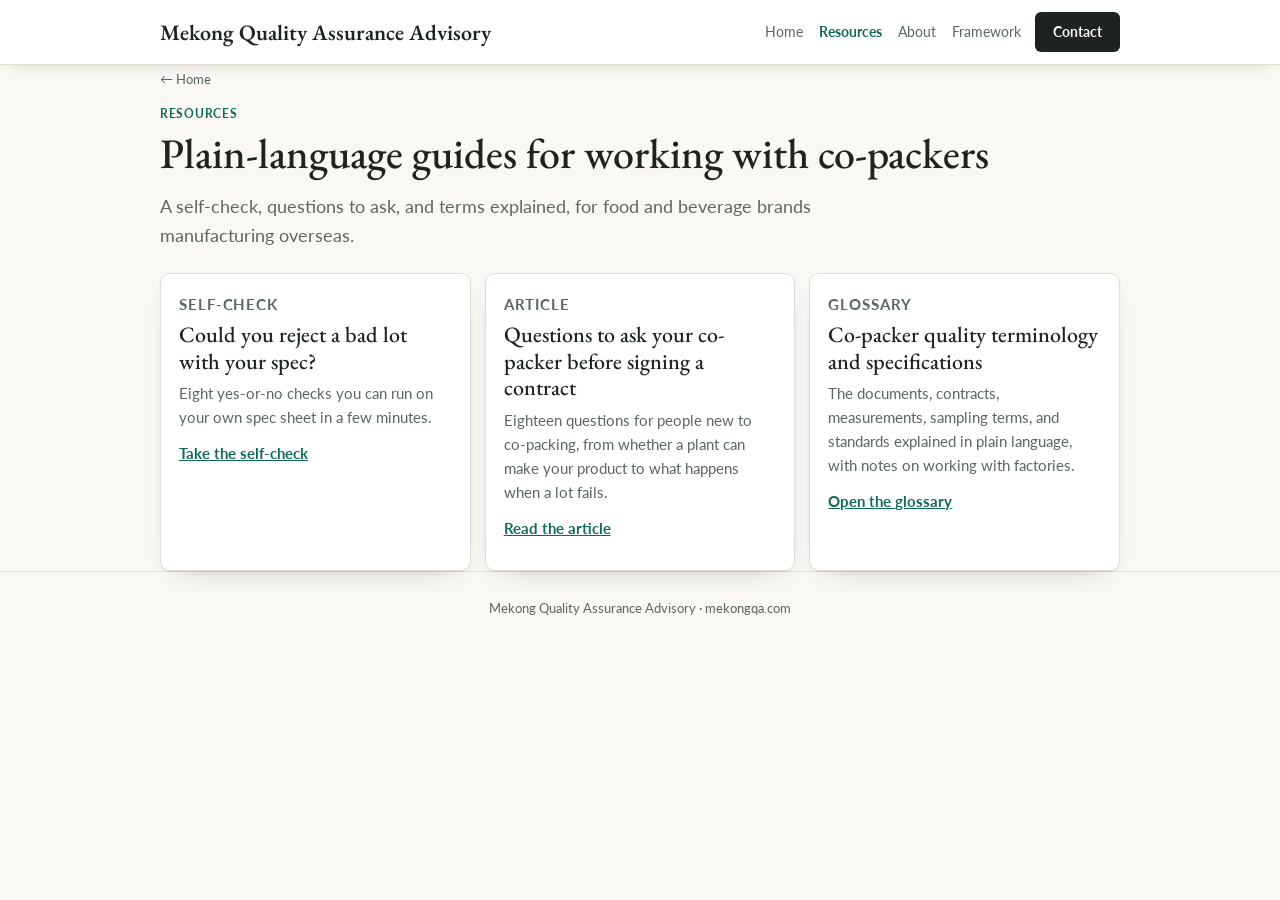
<file: resources.html>
<!DOCTYPE html>
<html lang="en">
<head>
<meta charset="utf-8">
<meta name="viewport" content="width=device-width, initial-scale=1, viewport-fit=cover">
<title>Resources | Mekong Quality Assurance Advisory</title>
<meta name="description" content="Articles and a plain-language glossary for food and beverage brands working with overseas co-packers in Southeast Asia.">
<link rel="preconnect" href="https://fonts.googleapis.com">
<link href="https://fonts.googleapis.com/css2?family=EB+Garamond:wght@400;500;600&family=Lato:wght@400;700&display=swap" rel="stylesheet">
<style>
:root{--bg:#faf8f4;--sf:#fff;--tx:#1d2420;--mu:#5c6660;--ln:#e2ddd3;--te:#0f6b57;--teb:#e4f2ee;--gr:#efece6;color-scheme:light;box-sizing:border-box;padding-top:env(safe-area-inset-top,0px);padding-bottom:env(safe-area-inset-bottom,0px)}
@media (prefers-color-scheme:dark){:root:not([data-theme="light"]){--bg:#151a18;--sf:#1e2522;--tx:#ecefea;--mu:#a3aca6;--ln:#2f3833;--te:#5cc4a8;--teb:#16302a;--gr:#222a26;color-scheme:dark}}
:root[data-theme="dark"]{--bg:#151a18;--sf:#1e2522;--tx:#ecefea;--mu:#a3aca6;--ln:#2f3833;--te:#5cc4a8;--teb:#16302a;--gr:#222a26;color-scheme:dark}
*,*::before,*::after{box-sizing:inherit}
html{scroll-behavior:smooth;scroll-padding-top:calc(env(safe-area-inset-top,0px) + 80px)}
body{margin:0;background:var(--bg);color:var(--tx);font:16px/1.6 Lato,system-ui,sans-serif}
body::before{content:"";position:fixed;inset:0 0 auto;height:env(safe-area-inset-top,0px);background:var(--sf);z-index:10}
h1,h2,h3{font-family:"EB Garamond",Georgia,serif;font-weight:500;line-height:1.2;margin:0}
p{margin:0 0 12px}a{color:var(--te)}
.w,.wrap{max-width:1000px;margin:0 auto;padding:0 20px}
header{position:sticky;top:env(safe-area-inset-top,0px);z-index:11;background:var(--sf);border-bottom:1px solid var(--ln);box-shadow:0 4px 18px -10px rgba(0,0,0,.3)}
.top{display:flex;justify-content:space-between;align-items:center;padding:12px 0;position:relative}
.brand{font:600 22px/1.15 "EB Garamond",Georgia,serif;color:var(--tx);text-decoration:none}
.r{display:flex;gap:14px;align-items:center}.r nav{display:flex;gap:16px;align-items:center}
.r nav a{color:var(--mu);text-decoration:none;font-size:14px}.r nav a[aria-current]{color:var(--te);font-weight:700}
.btn{display:inline-block;background:var(--tx);color:var(--bg)!important;padding:9px 18px;border-radius:6px;font-weight:700;font-size:14px;text-decoration:none}
.menu{display:none;background:none;border:1px solid var(--ln);border-radius:6px;padding:7px 11px;color:var(--tx);font:inherit;font-size:14px;cursor:pointer}
@media(max-width:700px){.menu{display:block}.brand{font-size:17px;max-width:170px}.r nav{display:none;position:absolute;left:-20px;right:-20px;top:100%;background:var(--sf);border-bottom:1px solid var(--ln);flex-direction:column;align-items:flex-start;padding:14px 20px;gap:14px}.r nav.open{display:flex}}
main{padding:60px 0 56px}.back{display:inline-block;font-size:13px;color:var(--mu);text-decoration:none;margin-bottom:14px}@media(max-width:700px){main{padding-top:40px}}
h1,.page-title{font-size:clamp(28px,5.4vw,42px);margin:0 0 12px}
h2{font-size:clamp(23px,4vw,30px);margin:30px 0 10px}
.lede,.confidential{font-size:18px;color:var(--mu);max-width:700px;margin:0 0 24px}
.card{background:var(--sf);border:1px solid var(--ln);border-radius:10px;padding:18px;box-shadow:0 1px 2px rgba(0,0,0,.05),0 10px 26px -16px rgba(0,0,0,.28)}
.grid{display:grid;gap:14px;grid-template-columns:repeat(auto-fit,minmax(260px,1fr))}
.card h3{font-size:22px;margin-bottom:6px}.card p{font-size:15px;color:var(--mu)}
.kick{font-size:12px;font-weight:700;letter-spacing:.06em;text-transform:uppercase;color:var(--te);margin-bottom:6px}
.about{display:grid;gap:32px;grid-template-columns:1fr}@media(min-width:800px){.about{grid-template-columns:1.4fr 1fr}}
.about figure{margin:0 0 18px}.about img{width:100%;height:auto;border-radius:12px;display:block;box-shadow:0 12px 30px -16px rgba(0,0,0,.4)}
.about figcaption{font-size:13px;color:var(--mu);margin-top:6px}
.prose{max-width:720px}.prose p{color:var(--mu);font-size:16px}
ol.q{padding-left:22px;max-width:720px}ol.q li{margin-bottom:14px}ol.q b{display:block}ol.q span{color:var(--mu);font-size:15px}
.cta{text-align:center;background:var(--tx);color:var(--bg);border-radius:14px;padding:34px 22px;margin-top:34px}
.cta h2{margin:0 0 10px}.cta p{max-width:520px;margin:0 auto 18px;opacity:.85}.cta .btn{background:var(--bg);color:var(--tx)!important}
.glossary-toc{background:var(--sf);border:1px solid var(--ln);border-radius:10px;padding:16px 18px;margin-bottom:24px}
.glossary-toc h2{font-size:18px;margin:0 0 8px}.glossary-toc ul{list-style:none;margin:0;padding:0;display:flex;flex-wrap:wrap;gap:8px}
.glossary-toc a{font-size:13px;padding:4px 12px;border:1px solid var(--ln);border-radius:6px;text-decoration:none;color:var(--mu)}
.glossary-section{padding-top:22px}.glossary-section>h2{border-bottom:1px solid var(--ln);padding-bottom:6px}
.glossary-entry{background:var(--sf);border:1px solid var(--ln);border-radius:10px;padding:14px 16px;margin:10px 0}
.glossary-entry h3{font-size:19px}.glossary-entry p{font-size:15px;margin:6px 0 0;color:var(--mu)}.see-also{font-size:13px!important}
footer{padding:26px 0;border-top:1px solid var(--ln);font-size:13px;color:var(--mu);text-align:center}
</style>
</head>
<body>
<header><div class="w"><div class="top"><a class="brand" href="index.html">Mekong Quality Assurance Advisory</a><div class="r"><nav id="nav"><a href="index.html">Home</a><a href="resources.html" aria-current="page">Resources</a><a href="about.html">About</a><a href="framework.html">Framework</a></nav><a class="btn" href="contact.html">Contact</a><button class="menu" id="mb" aria-expanded="false" aria-label="Menu">Menu</button></div></div></div></header>
<main class="wrap">
<a class="back" href="index.html">&larr; Home</a>
<p class="kick">Resources</p>
<h1>Plain-language guides for working with co-packers</h1>
<p class="lede">A self-check, questions to ask, and terms explained, for food and beverage brands manufacturing overseas.</p>
<div class="grid">
<div class="card"><p class="kick">Self-check</p><h3>Could you reject a bad lot with your spec?</h3><p>Eight yes-or-no checks you can run on your own spec sheet in a few minutes.</p><p><a href="selfcheck.html"><b>Take the self-check</b></a></p></div>
<div class="card"><p class="kick">Article</p><h3>Questions to ask your co-packer before signing a contract</h3><p>Eighteen questions for people new to co-packing, from whether a plant can make your product to what happens when a lot fails.</p><p><a href="questions.html"><b>Read the article</b></a></p></div>
<div class="card"><p class="kick">Glossary</p><h3>Co-packer quality terminology and specifications</h3><p>The documents, contracts, measurements, sampling terms, and standards explained in plain language, with notes on working with factories.</p><p><a href="glossary.html"><b>Open the glossary</b></a></p></div>
</div>
</main>
<footer><div class="w">Mekong Quality Assurance Advisory &middot; mekongqa.com</div></footer>
<script>document.getElementById('mb').addEventListener('click',function(){var o=document.getElementById('nav').classList.toggle('open');this.setAttribute('aria-expanded',o)});</script>
</body>
</html>
</file>
<file: style.css>
:root {
  --bg: #f4f1ea;
  --panel: #ffffff;
  --ink: #1c2226;
  --muted: #454e54;
  --rule: #c9c5b8;
  --copper: #8b4513;
  --copper-hover: #6f370f;
  --forest: #2c4a43;
  --band: #1b2a2c;
  --bandtext: #f3f1ea;
  --accent: #8b4513;
  --accent-ink: #fff;
  --gate: #f0ece0;
  --serif: "EB Garamond", Georgia, "Times New Roman", serif;
  --sans: Lato, "Helvetica Neue", Arial, sans-serif;
  box-sizing: border-box;
  padding-top: env(safe-area-inset-top, 0px);
  padding-bottom: env(safe-area-inset-bottom, 0px);
  color-scheme: light;
}

@media (prefers-color-scheme: dark) {
  :root:not([data-theme="light"]) {
    --bg: #15191b;
    --panel: #1d2326;
    --ink: #ecebe5;
    --muted: #a3adb2;
    --rule: #2f383c;
    --band: #0d1314;
    --bandtext: #f3f1ea;
    --accent: #b85a46;
    --copper: #b85a46;
    --copper-hover: #d16b55;
    --forest: #4a756b;
    --gate: #262d28;
    color-scheme: dark;
  }
}

:root[data-theme="dark"] {
  --bg: #15191b;
  --panel: #1d2326;
  --ink: #ecebe5;
  --muted: #a3adb2;
  --rule: #2f383c;
  --band: #0d1314;
  --bandtext: #f3f1ea;
  --accent: #b85a46;
  --copper: #b85a46;
  --copper-hover: #d16b55;
  --forest: #4a756b;
  --gate: #262d28;
  color-scheme: dark;
}

*, *::before, *::after {
  box-sizing: inherit;
}

html {
  scroll-padding-top: env(safe-area-inset-top, 0px);
}

body {
  margin: 0;
  background-color: var(--bg);
  background-image: 
    radial-gradient(rgba(139, 69, 19, 0.035) 1px, transparent 0),
    radial-gradient(rgba(27, 42, 44, 0.02) 1px, transparent 0);
  background-size: 12px 12px, 18px 18px;
  background-position: 0 0, 6px 6px;
  color: var(--ink);
  font: 400 1.0625rem/1.65 var(--sans);
}

.wrap {
  max-width: 1040px;
  margin: 0 auto;
  padding: 0 1.5rem;
}

header {
  border-bottom: 2px solid var(--copper);
  padding-bottom: 1rem;
}

.brand {
  font: 500 clamp(1.9rem, 5vw, 2.9rem)/1.15 var(--serif);
  margin: 2rem 0 0.5rem;
  letter-spacing: 0.005em;
}

.tag {
  font: 400 1.2rem/1.5 var(--serif);
  color: var(--muted);
  margin: 0 0 1.5rem;
}

nav {
  display: flex;
  gap: 1.75rem;
  flex-wrap: wrap;
  align-items: baseline;
}

nav a {
  color: var(--muted);
  text-decoration: none;
  padding: 0.5rem 0 0.6rem;
  border-bottom: 2px solid transparent;
  font-size: 1rem;
  transition: color 0.2s ease;
}

nav a:hover, nav a:focus-visible {
  color: var(--ink);
}

nav a[aria-current="page"] {
  color: var(--ink);
  font-weight: 700;
  border-bottom-color: var(--copper);
}

a:focus-visible, button:focus-visible {
  outline: 2px solid var(--copper);
  outline-offset: 3px;
}

h1, h2, h3 {
  font-family: var(--serif);
  font-weight: 500;
  line-height: 1.15;
  margin: 0;
}

.hero {
  padding: 3.5rem 0 2.5rem;
}

h1 {
  font-size: clamp(1.8rem, 4.2vw, 2.5rem);
  letter-spacing: -0.01em;
}

.sub {
  font: 400 1.3rem/1.4 var(--serif);
  color: var(--muted);
  margin: 1rem 0 0;
}

.lede {
  font: 500 clamp(1.3rem, 2.9vw, 1.7rem)/1.3 var(--serif);
  margin: 0.75rem 0 1.5rem;
  padding-left: 1.25rem;
  border-left: 3px solid var(--copper);
  text-wrap: balance;
}

.prose {
  font-size: 1.15rem;
}

.prose p {
  margin: 0 0 1.15rem;
}

/* Two-Column Hero Split Layout */
.hero-split {
  display: grid;
  grid-template-columns: 1fr 270px;
  gap: 3.5rem;
  align-items: start;
}

/* Right-Hand Profile Column Stack */
.hero-profile {
  display: flex;
  flex-direction: column;
  gap: 1.15rem;
  margin-top: 0;
}

.portrait-img {
  width: 100%;
  height: auto;
  max-height: 270px;
  border-radius: 6px;
  object-fit: cover;
  display: block;
  border: 1px solid rgba(139, 69, 19, 0.25);
  box-shadow: 0 8px 20px -4px rgba(0, 0, 0, 0.1);
}

.sig {
  display: flex;
  flex-direction: column;
  gap: 0.15rem;
  margin-top: 0.25rem;
  line-height: 1.35;
  border-top: 1px solid var(--rule);
  padding-top: 0.85rem;
}

.sig strong {
  font: 600 1.1rem var(--serif);
  display: block;
  color: var(--ink);
}

.sig span {
  color: var(--muted);
  font-size: 0.88rem;
}

.linkedin-link {
  font-size: 0.85rem;
  color: var(--forest);
  text-decoration: none;
  margin-top: 0.15rem;
  font-weight: 500;
  transition: color 0.2s ease;
}

.linkedin-link:hover {
  color: var(--ink);
  text-decoration: underline;
}

/* Action CTA Button */
.cta-button {
  display: inline-block;
  background-color: var(--copper);
  color: #ffffff;
  padding: 0.75rem 1rem;
  border-radius: 4px;
  text-decoration: none;
  font-size: 0.92rem;
  font-weight: 600;
  text-align: center;
  transition: background-color 0.2s ease;
  box-shadow: 0 2px 6px rgba(139, 69, 19, 0.2);
}

.cta-button:hover {
  background-color: var(--copper-hover);
}

section {
  padding: 2.5rem 0;
  border-top: 1px solid var(--rule);
}

h2 {
  font-size: clamp(1.7rem, 3.7vw, 2.2rem);
  margin-bottom: 1.75rem;
}

.cols {
  display: grid;
  grid-template-columns: repeat(3, 1fr);
  gap: 1.25rem;
}

.card {
  background: var(--panel);
  padding: 1.5rem;
  display: flex;
  flex-direction: column;
  gap: 1rem;
  border-radius: 3px;
  border: 1px solid var(--rule);
}

.card h3 {
  font-size: 1.45rem;
}

.card h3 a {
  color: inherit;
  text-decoration: underline;
  text-decoration-color: var(--rule);
  text-decoration-thickness: 2px;
  text-underline-offset: 0.2em;
}

.card h3 a:hover {
  text-decoration-color: var(--copper);
}

.card p {
  margin: 0;
  font-size: 0.98rem;
}

dl {
  margin: 0;
  font-size: 0.95rem;
  border-top: 1px solid var(--rule);
  padding-top: 0.9rem;
  margin-top: auto;
}

dt {
  font-weight: 700;
  margin-top: 0.6rem;
}

dd {
  margin: 0;
  color: var(--muted);
}

.intro {
  margin: -0.75rem 0 1rem;
  color: var(--muted);
}

/* Stage Cards with Copper Top Accent and Pill Badges */
.card.stage {
  border-top: 3px solid var(--copper);
}

.stage h3 {
  font-size: 1.45rem;
}

.stage h3 small {
  display: inline-block;
  font: 700 0.75rem var(--sans);
  text-transform: uppercase;
  letter-spacing: 0.08em;
  background: color-mix(in srgb, var(--copper) 12%, transparent);
  color: var(--copper);
  padding: 0.2rem 0.5rem;
  border-radius: 2px;
  margin-bottom: 0.5rem;
}

.run {
  color: var(--muted);
  font-size: 0.95rem;
  margin: -0.5rem 0 0;
}

.stage ul {
  margin: 0;
  padding-left: 1.1rem;
  font-size: 0.98rem;
}

.stage li {
  margin-bottom: 0.4rem;
}

.gate {
  background: var(--gate);
  border-left: 3px solid var(--copper);
  padding: 0.8rem 1rem;
  font-size: 0.93rem;
  margin-top: auto;
  border-radius: 0 3px 3px 0;
}

.gate b {
  display: block;
  margin-bottom: 0.2rem;
}

.cta {
  background: var(--band);
  color: var(--bandtext);
  padding: 2.5rem;
  border-radius: 3px;
  display: grid;
  grid-template-columns: 1fr auto;
  gap: 0.5rem 3rem;
  align-items: center;
}

.cta .btns {
  grid-column: 2;
  grid-row: 1/3;
  flex-direction: column;
}

.cta h2 {
  font-size: clamp(1.5rem, 3.4vw, 2rem);
  margin-bottom: 0.75rem;
}

.cta p {
  margin: 0;
  opacity: 0.9;
}

.btns {
  display: flex;
  gap: 0.9rem;
  flex-wrap: wrap;
}

.btn {
  display: inline-block;
  padding: 0.85rem 1.4rem;
  text-decoration: none;
  font-weight: 700;
  border-radius: 3px;
  border: 1px solid var(--copper);
}

.btn.p {
  background: var(--copper);
  color: var(--accent-ink);
}

.btn.s {
  color: var(--bandtext);
  border-color: rgba(243, 241, 234, 0.5);
}

.btn:hover {
  filter: brightness(1.12);
}

footer {
  border-top: 1px solid var(--rule);
  padding: 1rem 0 2.5rem;
  color: var(--muted);
  font-size: 0.92rem;
  margin-top: 3.5rem;
}

.soon {
  padding: 5rem 0;
  min-height: 40vh;
}

.soon p {
  color: var(--muted);
}

/* Inner Pages */
.page-title {
  font-size: clamp(1.8rem, 4.2vw, 2.5rem);
  margin: 3rem 0 1.75rem;
}

.page section:first-of-type {
  border-top: 0;
  padding-top: 0;
}

.page .prose {
  max-width: none;
}

.photos {
  display: grid;
  grid-template-columns: repeat(4, 1fr);
  gap: 1rem;
  margin: 2rem 0 0;
  padding: 0;
  list-style: none;
}

.photos figure {
  margin: 0;
}

.ph {
  aspect-ratio: 1/1;
  width: 100%;
  display: flex;
  align-items: center;
  justify-content: center;
  background: var(--panel);
  border: 1px dashed var(--muted);
  border-radius: 3px;
  color: var(--muted);
  font-size: 0.9rem;
  text-align: center;
  padding: 0.5rem;
}

.photos img {
  display: block;
  width: 100%;
  aspect-ratio: 1/1;
  object-fit: cover;
  border-radius: 3px;
}

.photos figcaption {
  font-size: 0.9rem;
  color: var(--muted);
  margin-top: 0.4rem;
}

.photo-note {
  margin: 1.75rem 0 0;
  color: var(--muted);
  font-size: 0.95rem;
}

/* Contact */
.confidential {
  color: var(--muted);
  margin: 0 0 1.5rem;
}

.contact-form {
  display: grid;
  gap: 0.5rem;
  max-width: 46rem;
}

.contact-form label {
  font-weight: 700;
  margin-top: 0.75rem;
}

.contact-form input, .contact-form textarea {
  font: inherit;
  color: var(--ink);
  background: var(--panel);
  border: 1px solid var(--rule);
  border-radius: 3px;
  padding: 0.75rem 0.9rem;
  width: 100%;
}

.contact-form textarea {
  min-height: 11rem;
  resize: vertical;
}

.contact-form input:focus, .contact-form textarea:focus {
  outline: 2px solid var(--copper);
  outline-offset: 1px;
}

.contact-form .btn {
  justify-self: start;
  margin-top: 1rem;
  font: 700 1rem var(--sans);
  cursor: pointer;
}

.emergency {
  margin-top: 3.5rem;
  padding-top: 2.5rem;
  border-top: 1px solid var(--rule);
}

.emergency p {
  margin: 0 0 1.5rem;
  max-width: 40rem;
}

.qr-row {
  display: flex;
  gap: 2rem;
  flex-wrap: wrap;
}

.qr-item {
  text-align: center;
}

.qr-box {
  width: 160px;
  background: #ffffff;
  padding: 0.5rem;
  border: 1px solid var(--rule);
  border-radius: 3px;
}

.qr-box img {
  display: block;
  width: 100%;
  height: auto;
}

.qr-label {
  font-weight: 700;
  margin-top: 0.5rem;
}

/* Services */
.jump {
  display: flex;
  gap: 0.6rem 2rem;
  flex-wrap: wrap;
  margin: 1.5rem 0 1.5rem;
}

.jump a {
  color: var(--ink);
  font-weight: 700;
  text-decoration: underline;
  text-decoration-color: var(--copper);
  text-decoration-thickness: 2px;
  text-underline-offset: 0.3em;
}

.jump a:hover {
  text-decoration-color: var(--ink);
}

#architecture, #inspections, #verification {
  scroll-margin-top: 1.5rem;
}

.page h3.sub {
  font-size: clamp(1.7rem, 3.4vw, 2.1rem);
  font-weight: 600;
  margin: 3.5rem 0 0.9rem;
  padding-top: 1.25rem;
  border-top: 2px solid var(--ink);
}


.page .part-intro {
  font: 500 clamp(1.35rem, 2.8vw, 1.7rem)/1.35 var(--serif);
  color: var(--ink);
  margin: -0.5rem 0 1rem;
}

.deliver {
  margin: 1.25rem 0 0;
  padding: 0;
  list-style: none;
  display: grid;
  grid-template-columns: 1fr 1fr;
  gap: 1rem 2rem;
}

.deliver li {
  padding-left: 1rem;
  border-left: 3px solid var(--rule);
}

.deliver b {
  display: block;
}

/* Borderless Outer Table Container */
.tablewrap {
  overflow-x: auto;
  border: 0;
  border-radius: 0;
  background: transparent;
  margin-top: 1.25rem;
}

.tablewrap:focus-visible {
  outline: 2px solid var(--copper);
  outline-offset: 2px;
}

table {
  border-collapse: collapse;
  width: 100%;
  min-width: 60rem;
  font-size: 0.95rem;
  line-height: 1.5;
}

th, td {
  text-align: left;
  vertical-align: top;
  padding: 0.85rem 1rem;
  border-bottom: 1px solid var(--rule);
  border-right: 1px solid var(--rule);
}

th:last-child, td:last-child {
  border-right: 0;
}

thead th {
  background: var(--band);
  color: var(--bandtext);
  font-weight: 700;
  border-bottom: 2px solid var(--rule);
}

tbody th {
  font-weight: 700;
  width: 12rem;
}

tbody tr:last-child th, tbody tr:last-child td {
  border-bottom: 0;
}

td.na {
  color: var(--muted);
}

.sr {
  position: absolute;
  left: -9999px;
}

.note {
  margin: 0.75rem 0 0;
  color: var(--muted);
  font-size: 0.98rem;
}

.engage {
  display: grid;
  grid-template-columns: 1fr 1fr;
  gap: 1.25rem;
  margin-top: 1.25rem;
}

.engage h4 {
  font: 500 1.5rem/1.2 var(--serif);
  margin: 0;
}

.engage .kicker {
  color: var(--copper);
  font-weight: 700;
  font-size: 0.95rem;
  margin: -0.5rem 0 0;
}

.engage dl {
  border-top: 0;
  padding-top: 0;
  margin: 0;
  font-size: 1rem;
}

.engage dt {
  margin-top: 1rem;
}

.engage dd {
  color: var(--ink);
  margin: 0.2rem 0 0;
}

.engage dd ul {
  margin: 0.2rem 0 0;
  padding-left: 1.1rem;
}

.engage dd li {
  margin-bottom: 0.3rem;
}

.cta-end {
  margin-top: 3rem;
}

.sub-nav {
  margin-top: 1.5rem;
  border-bottom: 1px solid var(--rule);
  padding-bottom: 0.75rem;
}

.sub-nav a {
  text-transform: capitalize;
}

.section-subheading {
  font-size: 1rem;
  font-weight: 500;
  color: var(--muted);
}

.heading-deliverables, .heading-engagement {
  font-size: 1.75rem;
  font-weight: 700;
}

.heading-alignment {
  font-size: 1.5rem;
  font-weight: 700;
  border-left: 4px solid var(--ink);
  padding-left: 0.5rem;
}

.deliverables-grid {
  display: grid;
  grid-template-columns: 1fr 1fr;
  gap: 2rem;
  margin-top: 1rem;
}

.deliverables-grid ul {
  list-style-type: disc;
  padding-left: 1.25rem;
  margin: 0;
}

.alignment-table {
  width: 100%;
  border-collapse: collapse;
}

.alignment-table th, .alignment-table td {
  padding: 1rem;
  vertical-align: top;
}

.alignment-table .col-mekong {
  background-color: var(--panel);
}

.alignment-table .col-plant {
  background-color: var(--gate);
}

.deliver-cols {
  display: grid;
  grid-template-columns: 1fr 1fr;
  gap: 2rem;
  align-items: start;
}

.deliver-cols .deliver {
  display: block;
  margin: 0;
  padding: 0;
}

.deliver-cols .deliver li {
  margin-bottom: 1.5rem;
}

.tablewrap tbody tr > :nth-child(n+5) {
  background: color-mix(in srgb, var(--copper) 7%, transparent);
}

.tablewrap thead th:nth-child(n+5) {
  background: var(--copper);
  color: #ffffff;
}

.tablewrap tr > :nth-child(5) {
  border-left: 3px solid var(--copper);
}

/* Responsive Overrides */
@media (max-width: 820px) {
  .cols { grid-template-columns: 1fr; }
  .cta { padding: 1.75rem; grid-template-columns: 1fr; }
  .cta .btns { grid-column: 1; grid-row: auto; flex-direction: row; }
  .hero { padding-top: 2rem; }
  .photos { grid-template-columns: repeat(2, 1fr); }
  .deliver { grid-template-columns: 1fr; }
  .deliver-cols { grid-template-columns: 1fr; }
}

@media (max-width: 768px) {
  .hero-split {
    grid-template-columns: 1fr;
    gap: 2.5rem;
  }
  .hero-profile {
    max-width: 270px;
  }
}

@media (max-width: 640px) {
  .engage { grid-template-columns: 1fr; }
}
section {
  border-top: 2px solid var(--ink);
}


.photos img {
  width: 100%;
  height: auto;
  aspect-ratio: 1 / 1;
  object-fit: cover;
  display: block;
}

.section-with-sidebar {
  display: grid;
  grid-template-columns: 1fr;
  gap: 2rem;
  margin-bottom: 3rem;
}

@media (min-width: 768px) {
  .section-with-sidebar {
    grid-template-columns: 2fr 1fr;
    align-items: start;
  }
}

.sidebar-photos {
  display: flex;
  flex-direction: column;
  gap: 1.15rem;
}

.sidebar-photos figure {
  margin: 0;
}

.sidebar-photos img {
  width: 100%;
  height: auto;
  aspect-ratio: 1 / 1;
  object-fit: cover;
  display: block;
  border-radius: 6px;
  border: 1px solid rgba(139, 69, 19, 0.25);
  box-shadow: 0 8px 20px -4px rgba(0, 0, 0, 0.1);
}

/* Unified Page Layout with Continuous Image Sidebar */
.about-layout {
  display: grid;
  grid-template-columns: 1fr;
  gap: 3.5rem;
  align-items: start;
}

@media (min-width: 768px) {
  .about-layout {
    grid-template-columns: 1fr 270px;
  }
}

.about-layout .sidebar-photos {
  display: flex;
  flex-direction: column;
  gap: 1.15rem;
  margin-top: 0;
}

@media (min-width: 768px) {
  .about-layout .sidebar-photos {
    position: sticky;
    top: 2rem;
  }
}
/* Resource Section Grid & Cards */
.resource-grid {
  display: grid;
  grid-template-columns: repeat(auto-fill, minmax(280px, 1fr));
  gap: 1.5rem;
  margin-top: 1.5rem;
}

.resource-card {
  border: 1px solid #ddd;
  border-radius: 4px;
  padding: 1.25rem;
  background: #fff;
  display: flex;
  flex-direction: column;
  justify-content: space-between;
}

.resource-card h2 {
  font-family: 'EB Garamond', serif;
  font-size: 1.35rem;
  margin-top: 0;
  margin-bottom: 0.5rem;
  line-height: 1.2;
}

.resource-card p {
  font-size: 0.95rem;
  line-height: 1.4;
  color: #444;
  margin-bottom: 1.25rem;
  flex-grow: 1;
}

.resource-card .btn {
  align-self: flex-start;
  text-decoration: none;
  display: inline-block;
}

/* Glossary Specific Styling */
.glossary-toc {
  background: #f9f9f9;
  border: 1px solid #eee;
  padding: 1.25rem;
  border-radius: 4px;
  margin-bottom: 2.5rem;
}

.glossary-toc h2 {
  font-family: 'EB Garamond', serif;
  font-size: 1.25rem;
  margin-top: 0;
  margin-bottom: 0.75rem;
}

.glossary-toc ul {
  list-style: none;
  padding: 0;
  margin: 0;
  display: flex;
  flex-wrap: wrap;
  gap: 0.75rem 1.5rem;
}

.glossary-toc a {
  color: #000;
  font-weight: 700;
  font-size: 0.95rem;
  text-decoration: underline;
}

.glossary-section {
  margin-bottom: 3rem;
}

.glossary-section h2 {
  font-family: 'EB Garamond', serif;
  font-size: 1.75rem;
  border-bottom: 2px solid #222;
  padding-bottom: 0.4rem;
  margin-bottom: 1.5rem;
}

.glossary-entry {
  margin-bottom: 1.75rem;
  padding-bottom: 1.25rem;
  border-bottom: 1px solid #f0f0f0;
}

.glossary-entry h3 {
  font-family: 'EB Garamond', serif;
  font-size: 1.3rem;
  margin-top: 0;
  margin-bottom: 0.35rem;
}

.glossary-entry p {
  font-size: 0.95rem;
  line-height: 1.5;
  margin-top: 0;
  margin-bottom: 0.5rem;
}

.see-also {
  font-size: 0.85rem;
  color: #666;
  font-style: italic;
  margin-top: 0.25rem;
}

.see-also a {
  color: #333;
  text-decoration: underline;
}
</file>
